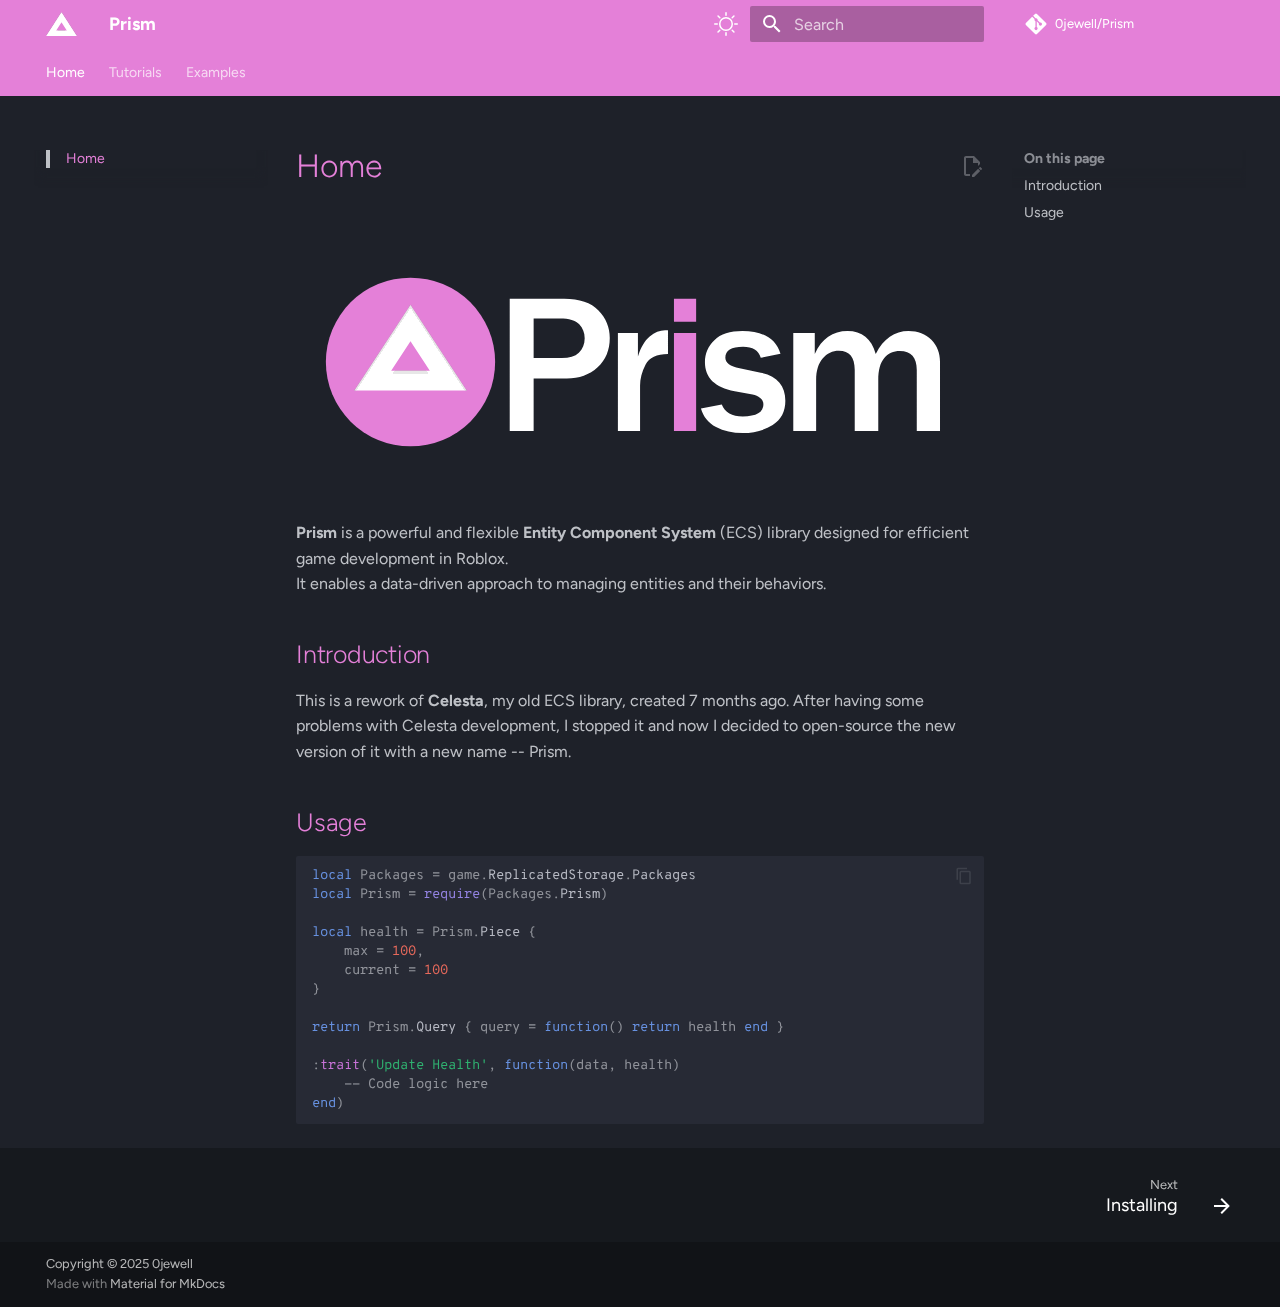
<file: index.html>
<!doctype html>
<html lang="en" class="no-js">
  <head>
    
      <meta charset="utf-8">
      <meta name="viewport" content="width=device-width,initial-scale=1">
      
      
      
      
      
        <link rel="next" href="Tutorials/Installing/">
      
      
      <link rel="icon" href="assets/favicon.png">
      <meta name="generator" content="mkdocs-1.6.1, mkdocs-material-9.6.7">
    
    
      
        <title>Prism</title>
      
    
    
      <link rel="stylesheet" href="assets/stylesheets/main.8608ea7d.min.css">
      
        
        <link rel="stylesheet" href="assets/stylesheets/palette.06af60db.min.css">
      
      


    
    
      
    
    
      
        
        
        <link rel="preconnect" href="https://fonts.gstatic.com" crossorigin>
        <link rel="stylesheet" href="https://fonts.googleapis.com/css?family=Figtree:300,300i,400,400i,700,700i%7COverpass+Mono:400,400i,700,700i&display=fallback">
        <style>:root{--md-text-font:"Figtree";--md-code-font:"Overpass Mono"}</style>
      
    
    
      <link rel="stylesheet" href="stylesheets/theme.css">
    
      <link rel="stylesheet" href="assets/themes/page.css">
    
      <link rel="stylesheet" href="assets/themes/paragraph.css">
    
    <script>__md_scope=new URL(".",location),__md_hash=e=>[...e].reduce(((e,_)=>(e<<5)-e+_.charCodeAt(0)),0),__md_get=(e,_=localStorage,t=__md_scope)=>JSON.parse(_.getItem(t.pathname+"."+e)),__md_set=(e,_,t=localStorage,a=__md_scope)=>{try{t.setItem(a.pathname+"."+e,JSON.stringify(_))}catch(e){}}</script>
    
      

    
    
    
  </head>
  
  
    
    
      
    
    
    
    
    <body dir="ltr" data-md-color-scheme="slate" data-md-color-primary="custom" data-md-color-accent="custom">
  
    
    <input class="md-toggle" data-md-toggle="drawer" type="checkbox" id="__drawer" autocomplete="off">
    <input class="md-toggle" data-md-toggle="search" type="checkbox" id="__search" autocomplete="off">
    <label class="md-overlay" for="__drawer"></label>
    <div data-md-component="skip">
      
        
        <a href="#home" class="md-skip">
          Skip to content
        </a>
      
    </div>
    <div data-md-component="announce">
      
    </div>
    
    
      

<header class="md-header" data-md-component="header">
  <nav class="md-header__inner md-grid" aria-label="Header">
    <a href="." title="Prism" class="md-header__button md-logo" aria-label="Prism" data-md-component="logo">
      
  <img src="assets/logo.svg" alt="logo">

    </a>
    <label class="md-header__button md-icon" for="__drawer">
      
      <svg xmlns="http://www.w3.org/2000/svg" viewBox="0 0 24 24"><path d="M3 6h18v2H3zm0 5h18v2H3zm0 5h18v2H3z"/></svg>
    </label>
    <div class="md-header__title" data-md-component="header-title">
      <div class="md-header__ellipsis">
        <div class="md-header__topic">
          <span class="md-ellipsis">
            Prism
          </span>
        </div>
        <div class="md-header__topic" data-md-component="header-topic">
          <span class="md-ellipsis">
            
              Home
            
          </span>
        </div>
      </div>
    </div>
    
      
        <form class="md-header__option" data-md-component="palette">
  
    
    
    
    <input class="md-option" data-md-color-media="" data-md-color-scheme="slate" data-md-color-primary="custom" data-md-color-accent="custom"  aria-label="Switch to Light theme"  type="radio" name="__palette" id="__palette_0">
    
      <label class="md-header__button md-icon" title="Switch to Light theme" for="__palette_1" hidden>
        <svg xmlns="http://www.w3.org/2000/svg" viewBox="0 0 24 24"><path d="M12 19a7 7 0 1 1 0-14 7 7 0 0 1 0 14m0-1.5a5.5 5.5 0 1 0 0-11 5.5 5.5 0 1 0 0 11m-5.657.157a.75.75 0 0 1 0 1.06l-1.768 1.768a.749.749 0 0 1-1.275-.326.75.75 0 0 1 .215-.734l1.767-1.768a.75.75 0 0 1 1.061 0M3.515 3.515a.75.75 0 0 1 1.06 0l1.768 1.768a.749.749 0 0 1-.326 1.275.75.75 0 0 1-.734-.215L3.515 4.575a.75.75 0 0 1 0-1.06M12 0a.75.75 0 0 1 .75.75v2.5a.75.75 0 0 1-1.5 0V.75A.75.75 0 0 1 12 0M4 12a.75.75 0 0 1-.75.75H.75a.75.75 0 0 1 0-1.5h2.5A.75.75 0 0 1 4 12m8 8a.75.75 0 0 1 .75.75v2.5a.75.75 0 0 1-1.5 0v-2.5A.75.75 0 0 1 12 20m12-8a.75.75 0 0 1-.75.75h-2.5a.75.75 0 0 1 0-1.5h2.5A.75.75 0 0 1 24 12m-6.343 5.657a.75.75 0 0 1 1.06 0l1.768 1.768a.75.75 0 0 1-.018 1.042.75.75 0 0 1-1.042.018l-1.768-1.767a.75.75 0 0 1 0-1.061m2.828-14.142a.75.75 0 0 1 0 1.06l-1.768 1.768a.75.75 0 0 1-1.042-.018.75.75 0 0 1-.018-1.042l1.767-1.768a.75.75 0 0 1 1.061 0"/></svg>
      </label>
    
  
    
    
    
    <input class="md-option" data-md-color-media="" data-md-color-scheme="default" data-md-color-primary="custom" data-md-color-accent="custom"  aria-label="Switch to Dark theme"  type="radio" name="__palette" id="__palette_1">
    
      <label class="md-header__button md-icon" title="Switch to Dark theme" for="__palette_0" hidden>
        <svg xmlns="http://www.w3.org/2000/svg" viewBox="0 0 24 24"><path d="M14.768 3.96zl-.002-.005a9 9 0 0 0-.218-.779c-.13-.394.21-.8.602-.67q.435.144.855.328l.01.005A10.002 10.002 0 0 1 12 22a10 10 0 0 1-9.162-5.985l-.004-.01a10 10 0 0 1-.329-.855c-.13-.392.277-.732.67-.602q.386.126.78.218l.004.002A9 9 0 0 0 14.999 6a9 9 0 0 0-.231-2.04M16.5 6c0 5.799-4.701 10.5-10.5 10.5q-.64 0-1.26-.075A8.5 8.5 0 1 0 16.425 4.74q.075.62.075 1.259Z"/></svg>
      </label>
    
  
</form>
      
    
    
      <script>var palette=__md_get("__palette");if(palette&&palette.color){if("(prefers-color-scheme)"===palette.color.media){var media=matchMedia("(prefers-color-scheme: light)"),input=document.querySelector(media.matches?"[data-md-color-media='(prefers-color-scheme: light)']":"[data-md-color-media='(prefers-color-scheme: dark)']");palette.color.media=input.getAttribute("data-md-color-media"),palette.color.scheme=input.getAttribute("data-md-color-scheme"),palette.color.primary=input.getAttribute("data-md-color-primary"),palette.color.accent=input.getAttribute("data-md-color-accent")}for(var[key,value]of Object.entries(palette.color))document.body.setAttribute("data-md-color-"+key,value)}</script>
    
    
    
      <label class="md-header__button md-icon" for="__search">
        
        <svg xmlns="http://www.w3.org/2000/svg" viewBox="0 0 24 24"><path d="M9.5 3A6.5 6.5 0 0 1 16 9.5c0 1.61-.59 3.09-1.56 4.23l.27.27h.79l5 5-1.5 1.5-5-5v-.79l-.27-.27A6.52 6.52 0 0 1 9.5 16 6.5 6.5 0 0 1 3 9.5 6.5 6.5 0 0 1 9.5 3m0 2C7 5 5 7 5 9.5S7 14 9.5 14 14 12 14 9.5 12 5 9.5 5"/></svg>
      </label>
      <div class="md-search" data-md-component="search" role="dialog">
  <label class="md-search__overlay" for="__search"></label>
  <div class="md-search__inner" role="search">
    <form class="md-search__form" name="search">
      <input type="text" class="md-search__input" name="query" aria-label="Search" placeholder="Search" autocapitalize="off" autocorrect="off" autocomplete="off" spellcheck="false" data-md-component="search-query" required>
      <label class="md-search__icon md-icon" for="__search">
        
        <svg xmlns="http://www.w3.org/2000/svg" viewBox="0 0 24 24"><path d="M9.5 3A6.5 6.5 0 0 1 16 9.5c0 1.61-.59 3.09-1.56 4.23l.27.27h.79l5 5-1.5 1.5-5-5v-.79l-.27-.27A6.52 6.52 0 0 1 9.5 16 6.5 6.5 0 0 1 3 9.5 6.5 6.5 0 0 1 9.5 3m0 2C7 5 5 7 5 9.5S7 14 9.5 14 14 12 14 9.5 12 5 9.5 5"/></svg>
        
        <svg xmlns="http://www.w3.org/2000/svg" viewBox="0 0 24 24"><path d="M20 11v2H8l5.5 5.5-1.42 1.42L4.16 12l7.92-7.92L13.5 5.5 8 11z"/></svg>
      </label>
      <nav class="md-search__options" aria-label="Search">
        
          <a href="javascript:void(0)" class="md-search__icon md-icon" title="Share" aria-label="Share" data-clipboard data-clipboard-text="" data-md-component="search-share" tabindex="-1">
            
            <svg xmlns="http://www.w3.org/2000/svg" viewBox="0 0 24 24"><path d="M18 16.08c-.76 0-1.44.3-1.96.77L8.91 12.7c.05-.23.09-.46.09-.7s-.04-.47-.09-.7l7.05-4.11c.54.5 1.25.81 2.04.81a3 3 0 0 0 3-3 3 3 0 0 0-3-3 3 3 0 0 0-3 3c0 .24.04.47.09.7L8.04 9.81C7.5 9.31 6.79 9 6 9a3 3 0 0 0-3 3 3 3 0 0 0 3 3c.79 0 1.5-.31 2.04-.81l7.12 4.15c-.05.21-.08.43-.08.66 0 1.61 1.31 2.91 2.92 2.91s2.92-1.3 2.92-2.91A2.92 2.92 0 0 0 18 16.08"/></svg>
          </a>
        
        <button type="reset" class="md-search__icon md-icon" title="Clear" aria-label="Clear" tabindex="-1">
          
          <svg xmlns="http://www.w3.org/2000/svg" viewBox="0 0 24 24"><path d="M19 6.41 17.59 5 12 10.59 6.41 5 5 6.41 10.59 12 5 17.59 6.41 19 12 13.41 17.59 19 19 17.59 13.41 12z"/></svg>
        </button>
      </nav>
      
        <div class="md-search__suggest" data-md-component="search-suggest"></div>
      
    </form>
    <div class="md-search__output">
      <div class="md-search__scrollwrap" tabindex="0" data-md-scrollfix>
        <div class="md-search-result" data-md-component="search-result">
          <div class="md-search-result__meta">
            Initializing search
          </div>
          <ol class="md-search-result__list" role="presentation"></ol>
        </div>
      </div>
    </div>
  </div>
</div>
    
    
      <div class="md-header__source">
        <a href="https://github.com/0jewell/Prism" title="Go to repository" class="md-source" data-md-component="source">
  <div class="md-source__icon md-icon">
    
    <svg xmlns="http://www.w3.org/2000/svg" viewBox="0 0 448 512"><!--! Font Awesome Free 6.7.2 by @fontawesome - https://fontawesome.com License - https://fontawesome.com/license/free (Icons: CC BY 4.0, Fonts: SIL OFL 1.1, Code: MIT License) Copyright 2024 Fonticons, Inc.--><path d="M439.55 236.05 244 40.45a28.87 28.87 0 0 0-40.81 0l-40.66 40.63 51.52 51.52c27.06-9.14 52.68 16.77 43.39 43.68l49.66 49.66c34.23-11.8 61.18 31 35.47 56.69-26.49 26.49-70.21-2.87-56-37.34L240.22 199v121.85c25.3 12.54 22.26 41.85 9.08 55a34.34 34.34 0 0 1-48.55 0c-17.57-17.6-11.07-46.91 11.25-56v-123c-20.8-8.51-24.6-30.74-18.64-45L142.57 101 8.45 235.14a28.86 28.86 0 0 0 0 40.81l195.61 195.6a28.86 28.86 0 0 0 40.8 0l194.69-194.69a28.86 28.86 0 0 0 0-40.81"/></svg>
  </div>
  <div class="md-source__repository">
    0jewell/Prism
  </div>
</a>
      </div>
    
  </nav>
  
</header>
    
    <div class="md-container" data-md-component="container">
      
      
        
          
            
<nav class="md-tabs" aria-label="Tabs" data-md-component="tabs">
  <div class="md-grid">
    <ul class="md-tabs__list">
      
        
  
  
    
  
  
    <li class="md-tabs__item md-tabs__item--active">
      <a href="." class="md-tabs__link">
        
  
    
  
  Home

      </a>
    </li>
  

      
        
  
  
  
    
    
      <li class="md-tabs__item">
        <a href="Tutorials/Installing/" class="md-tabs__link">
          
  
    
  
  Tutorials

        </a>
      </li>
    
  

      
        
  
  
  
    
    
      <li class="md-tabs__item">
        <a href="Examples/Fusion/" class="md-tabs__link">
          
  
    
  
  Examples

        </a>
      </li>
    
  

      
    </ul>
  </div>
</nav>
          
        
      
      <main class="md-main" data-md-component="main">
        <div class="md-main__inner md-grid">
          
            
              
              <div class="md-sidebar md-sidebar--primary" data-md-component="sidebar" data-md-type="navigation" >
                <div class="md-sidebar__scrollwrap">
                  <div class="md-sidebar__inner">
                    


  


<nav class="md-nav md-nav--primary md-nav--lifted" aria-label="Navigation" data-md-level="0">
  <label class="md-nav__title" for="__drawer">
    <a href="." title="Prism" class="md-nav__button md-logo" aria-label="Prism" data-md-component="logo">
      
  <img src="assets/logo.svg" alt="logo">

    </a>
    Prism
  </label>
  
    <div class="md-nav__source">
      <a href="https://github.com/0jewell/Prism" title="Go to repository" class="md-source" data-md-component="source">
  <div class="md-source__icon md-icon">
    
    <svg xmlns="http://www.w3.org/2000/svg" viewBox="0 0 448 512"><!--! Font Awesome Free 6.7.2 by @fontawesome - https://fontawesome.com License - https://fontawesome.com/license/free (Icons: CC BY 4.0, Fonts: SIL OFL 1.1, Code: MIT License) Copyright 2024 Fonticons, Inc.--><path d="M439.55 236.05 244 40.45a28.87 28.87 0 0 0-40.81 0l-40.66 40.63 51.52 51.52c27.06-9.14 52.68 16.77 43.39 43.68l49.66 49.66c34.23-11.8 61.18 31 35.47 56.69-26.49 26.49-70.21-2.87-56-37.34L240.22 199v121.85c25.3 12.54 22.26 41.85 9.08 55a34.34 34.34 0 0 1-48.55 0c-17.57-17.6-11.07-46.91 11.25-56v-123c-20.8-8.51-24.6-30.74-18.64-45L142.57 101 8.45 235.14a28.86 28.86 0 0 0 0 40.81l195.61 195.6a28.86 28.86 0 0 0 40.8 0l194.69-194.69a28.86 28.86 0 0 0 0-40.81"/></svg>
  </div>
  <div class="md-source__repository">
    0jewell/Prism
  </div>
</a>
    </div>
  
  <ul class="md-nav__list" data-md-scrollfix>
    
      
      
  
  
    
  
  
  
    <li class="md-nav__item md-nav__item--active">
      
      <input class="md-nav__toggle md-toggle" type="checkbox" id="__toc">
      
      
        
      
      
        <label class="md-nav__link md-nav__link--active" for="__toc">
          
  
  <span class="md-ellipsis">
    Home
    
  </span>
  

          <span class="md-nav__icon md-icon"></span>
        </label>
      
      <a href="." class="md-nav__link md-nav__link--active">
        
  
  <span class="md-ellipsis">
    Home
    
  </span>
  

      </a>
      
        

  

<nav class="md-nav md-nav--secondary" aria-label="On this page">
  
  
  
    
  
  
    <label class="md-nav__title" for="__toc">
      <span class="md-nav__icon md-icon"></span>
      On this page
    </label>
    <ul class="md-nav__list" data-md-component="toc" data-md-scrollfix>
      
        <li class="md-nav__item">
  <a href="#introduction" class="md-nav__link">
    <span class="md-ellipsis">
      Introduction
    </span>
  </a>
  
</li>
      
        <li class="md-nav__item">
  <a href="#usage" class="md-nav__link">
    <span class="md-ellipsis">
      Usage
    </span>
  </a>
  
</li>
      
    </ul>
  
</nav>
      
    </li>
  

    
      
      
  
  
  
  
    
    
      
        
      
        
      
        
      
    
    
      
      
        
      
    
    
    <li class="md-nav__item md-nav__item--nested">
      
        
        
          
        
        <input class="md-nav__toggle md-toggle md-toggle--indeterminate" type="checkbox" id="__nav_2" >
        
          
          <label class="md-nav__link" for="__nav_2" id="__nav_2_label" tabindex="0">
            
  
  <span class="md-ellipsis">
    Tutorials
    
  </span>
  

            <span class="md-nav__icon md-icon"></span>
          </label>
        
        <nav class="md-nav" data-md-level="1" aria-labelledby="__nav_2_label" aria-expanded="false">
          <label class="md-nav__title" for="__nav_2">
            <span class="md-nav__icon md-icon"></span>
            Tutorials
          </label>
          <ul class="md-nav__list" data-md-scrollfix>
            
              
                
  
  
  
  
    <li class="md-nav__item">
      <a href="Tutorials/Installing/" class="md-nav__link">
        
  
  <span class="md-ellipsis">
    Installing
    
  </span>
  

      </a>
    </li>
  

              
            
              
                
  
  
  
  
    <li class="md-nav__item">
      <a href="Tutorials/Importing/" class="md-nav__link">
        
  
  <span class="md-ellipsis">
    Importing
    
  </span>
  

      </a>
    </li>
  

              
            
              
                
  
  
  
  
    
    
      
        
      
        
      
    
    
      
      
        
      
    
    
    <li class="md-nav__item md-nav__item--nested">
      
        
        
          
        
        <input class="md-nav__toggle md-toggle md-toggle--indeterminate" type="checkbox" id="__nav_2_3" >
        
          
          <label class="md-nav__link" for="__nav_2_3" id="__nav_2_3_label" tabindex="0">
            
  
  <span class="md-ellipsis">
    Concepts
    
  </span>
  

            <span class="md-nav__icon md-icon"></span>
          </label>
        
        <nav class="md-nav" data-md-level="2" aria-labelledby="__nav_2_3_label" aria-expanded="false">
          <label class="md-nav__title" for="__nav_2_3">
            <span class="md-nav__icon md-icon"></span>
            Concepts
          </label>
          <ul class="md-nav__list" data-md-scrollfix>
            
              
                
  
  
  
  
    <li class="md-nav__item">
      <a href="Concepts/Entities/" class="md-nav__link">
        
  
  <span class="md-ellipsis">
    Entities
    
  </span>
  

      </a>
    </li>
  

              
            
              
                
  
  
  
  
    <li class="md-nav__item">
      <a href="Concepts/Traits/" class="md-nav__link">
        
  
  <span class="md-ellipsis">
    Traits
    
  </span>
  

      </a>
    </li>
  

              
            
          </ul>
        </nav>
      
    </li>
  

              
            
          </ul>
        </nav>
      
    </li>
  

    
      
      
  
  
  
  
    
    
      
        
      
    
    
      
      
        
      
    
    
    <li class="md-nav__item md-nav__item--nested">
      
        
        
          
        
        <input class="md-nav__toggle md-toggle md-toggle--indeterminate" type="checkbox" id="__nav_3" >
        
          
          <label class="md-nav__link" for="__nav_3" id="__nav_3_label" tabindex="0">
            
  
  <span class="md-ellipsis">
    Examples
    
  </span>
  

            <span class="md-nav__icon md-icon"></span>
          </label>
        
        <nav class="md-nav" data-md-level="1" aria-labelledby="__nav_3_label" aria-expanded="false">
          <label class="md-nav__title" for="__nav_3">
            <span class="md-nav__icon md-icon"></span>
            Examples
          </label>
          <ul class="md-nav__list" data-md-scrollfix>
            
              
                
  
  
  
  
    <li class="md-nav__item">
      <a href="Examples/Fusion/" class="md-nav__link">
        
  
  <span class="md-ellipsis">
    Using Fusion
    
  </span>
  

      </a>
    </li>
  

              
            
          </ul>
        </nav>
      
    </li>
  

    
  </ul>
</nav>
                  </div>
                </div>
              </div>
            
            
              
              <div class="md-sidebar md-sidebar--secondary" data-md-component="sidebar" data-md-type="toc" >
                <div class="md-sidebar__scrollwrap">
                  <div class="md-sidebar__inner">
                    

  

<nav class="md-nav md-nav--secondary" aria-label="On this page">
  
  
  
    
  
  
    <label class="md-nav__title" for="__toc">
      <span class="md-nav__icon md-icon"></span>
      On this page
    </label>
    <ul class="md-nav__list" data-md-component="toc" data-md-scrollfix>
      
        <li class="md-nav__item">
  <a href="#introduction" class="md-nav__link">
    <span class="md-ellipsis">
      Introduction
    </span>
  </a>
  
</li>
      
        <li class="md-nav__item">
  <a href="#usage" class="md-nav__link">
    <span class="md-ellipsis">
      Usage
    </span>
  </a>
  
</li>
      
    </ul>
  
</nav>
                  </div>
                </div>
              </div>
            
          
          
            <div class="md-content" data-md-component="content">
              <article class="md-content__inner md-typeset">
                
                  


  
    <a href="https://github.com/0jewell/Prism/edit/main/docs/index.md" title="Edit this page" class="md-content__button md-icon">
      
      <svg xmlns="http://www.w3.org/2000/svg" viewBox="0 0 24 24"><path d="M10 20H6V4h7v5h5v3.1l2-2V8l-6-6H6c-1.1 0-2 .9-2 2v16c0 1.1.9 2 2 2h4zm10.2-7c.1 0 .3.1.4.2l1.3 1.3c.2.2.2.6 0 .8l-1 1-2.1-2.1 1-1c.1-.1.2-.2.4-.2m0 3.9L14.1 23H12v-2.1l6.1-6.1z"/></svg>
    </a>
  
  


<h1 id="home">Home</h1>
<p><img alt="Prism Logo" src="assets/home/logo-light-theme.svg#only-light" />
<img alt="Prism Logo" src="assets/home/logo-dark-theme.svg#only-dark" /></p>
<p><strong>Prism</strong> is a powerful and flexible <strong>Entity Component System</strong> (ECS) library designed for efficient game development in Roblox.
<br>It enables a data-driven approach to managing entities and their behaviors.</p>
<h2 id="introduction">Introduction</h2>
<p>This is a rework of <strong>Celesta</strong>, my old ECS library, created 7 months ago. After having some problems with Celesta development, I stopped it and now I decided to open-source the new version of it with a new name -- Prism.</p>
<h2 id="usage">Usage</h2>
<div class="highlight"><pre><span></span><code><span class="kd">local</span><span class="w"> </span><span class="nv">Packages</span><span class="w"> </span><span class="o">=</span><span class="w"> </span><span class="nv">game</span><span class="p">.</span><span class="py">ReplicatedStorage</span><span class="p">.</span><span class="py">Packages</span>
<span class="kd">local</span><span class="w"> </span><span class="nv">Prism</span><span class="w"> </span><span class="o">=</span><span class="w"> </span><span class="nb">require</span><span class="p">(</span><span class="nv">Packages</span><span class="p">.</span><span class="py">Prism</span><span class="p">)</span>

<span class="kd">local</span><span class="w"> </span><span class="nv">health</span><span class="w"> </span><span class="o">=</span><span class="w"> </span><span class="nv">Prism</span><span class="p">.</span><span class="py">Piece</span><span class="w"> </span><span class="p">{</span>
<span class="w">    </span><span class="nv">max</span><span class="w"> </span><span class="o">=</span><span class="w"> </span><span class="mi">100</span><span class="p">,</span>
<span class="w">    </span><span class="nv">current</span><span class="w"> </span><span class="o">=</span><span class="w"> </span><span class="mi">100</span>
<span class="p">}</span>

<span class="kr">return</span><span class="w"> </span><span class="nv">Prism</span><span class="p">.</span><span class="py">Query</span><span class="w"> </span><span class="p">{</span><span class="w"> </span><span class="nv">query</span><span class="w"> </span><span class="o">=</span><span class="w"> </span><span class="kr">function</span><span class="p">()</span><span class="w"> </span><span class="kr">return</span><span class="w"> </span><span class="nv">health</span><span class="w"> </span><span class="kr">end</span><span class="w"> </span><span class="p">}</span>

<span class="p">:</span><span class="nf">trait</span><span class="p">(</span><span class="s1">&#39;Update Health&#39;</span><span class="p">,</span><span class="w"> </span><span class="kr">function</span><span class="p">(</span><span class="nv">data</span><span class="p">,</span><span class="w"> </span><span class="nv">health</span><span class="p">)</span>
<span class="w">    </span><span class="c1">-- Code logic here</span>
<span class="kr">end</span><span class="p">)</span>
</code></pre></div>












                
              </article>
            </div>
          
          
<script>var target=document.getElementById(location.hash.slice(1));target&&target.name&&(target.checked=target.name.startsWith("__tabbed_"))</script>
        </div>
        
          <button type="button" class="md-top md-icon" data-md-component="top" hidden>
  
  <svg xmlns="http://www.w3.org/2000/svg" viewBox="0 0 24 24"><path d="M13 20h-2V8l-5.5 5.5-1.42-1.42L12 4.16l7.92 7.92-1.42 1.42L13 8z"/></svg>
  Back to top
</button>
        
      </main>
      
        <footer class="md-footer">
  
    
      
      <nav class="md-footer__inner md-grid" aria-label="Footer" >
        
        
          
          <a href="Tutorials/Installing/" class="md-footer__link md-footer__link--next" aria-label="Next: Installing">
            <div class="md-footer__title">
              <span class="md-footer__direction">
                Next
              </span>
              <div class="md-ellipsis">
                Installing
              </div>
            </div>
            <div class="md-footer__button md-icon">
              
              <svg xmlns="http://www.w3.org/2000/svg" viewBox="0 0 24 24"><path d="M4 11v2h12l-5.5 5.5 1.42 1.42L19.84 12l-7.92-7.92L10.5 5.5 16 11z"/></svg>
            </div>
          </a>
        
      </nav>
    
  
  <div class="md-footer-meta md-typeset">
    <div class="md-footer-meta__inner md-grid">
      <div class="md-copyright">
  
    <div class="md-copyright__highlight">
      Copyright &copy; 2025 0jewell
    </div>
  
  
    Made with
    <a href="https://squidfunk.github.io/mkdocs-material/" target="_blank" rel="noopener">
      Material for MkDocs
    </a>
  
</div>
      
    </div>
  </div>
</footer>
      
    </div>
    <div class="md-dialog" data-md-component="dialog">
      <div class="md-dialog__inner md-typeset"></div>
    </div>
    
      <div class="md-progress" data-md-component="progress" role="progressbar"></div>
    
    
    <script id="__config" type="application/json">{"base": ".", "features": ["navigation.tabs", "navigation.top", "navigation.tracking", "navigation.sections", "navigation.instant", "navigation.instant.progress", "navigation.indexes", "navigation.footer", "navigation.expand", "search.suggest", "search.highlight", "search.share", "content.action.edit", "content.code.copy", "content.code.annotate"], "search": "assets/javascripts/workers/search.f8cc74c7.min.js", "translations": {"clipboard.copied": "Copied to clipboard", "clipboard.copy": "Copy to clipboard", "search.result.more.one": "1 more on this page", "search.result.more.other": "# more on this page", "search.result.none": "No matching documents", "search.result.one": "1 matching document", "search.result.other": "# matching documents", "search.result.placeholder": "Type to start searching", "search.result.term.missing": "Missing", "select.version": "Select version"}}</script>
    
    
      <script src="assets/javascripts/bundle.c8b220af.min.js"></script>
      
    
  </body>
</html>
</file>
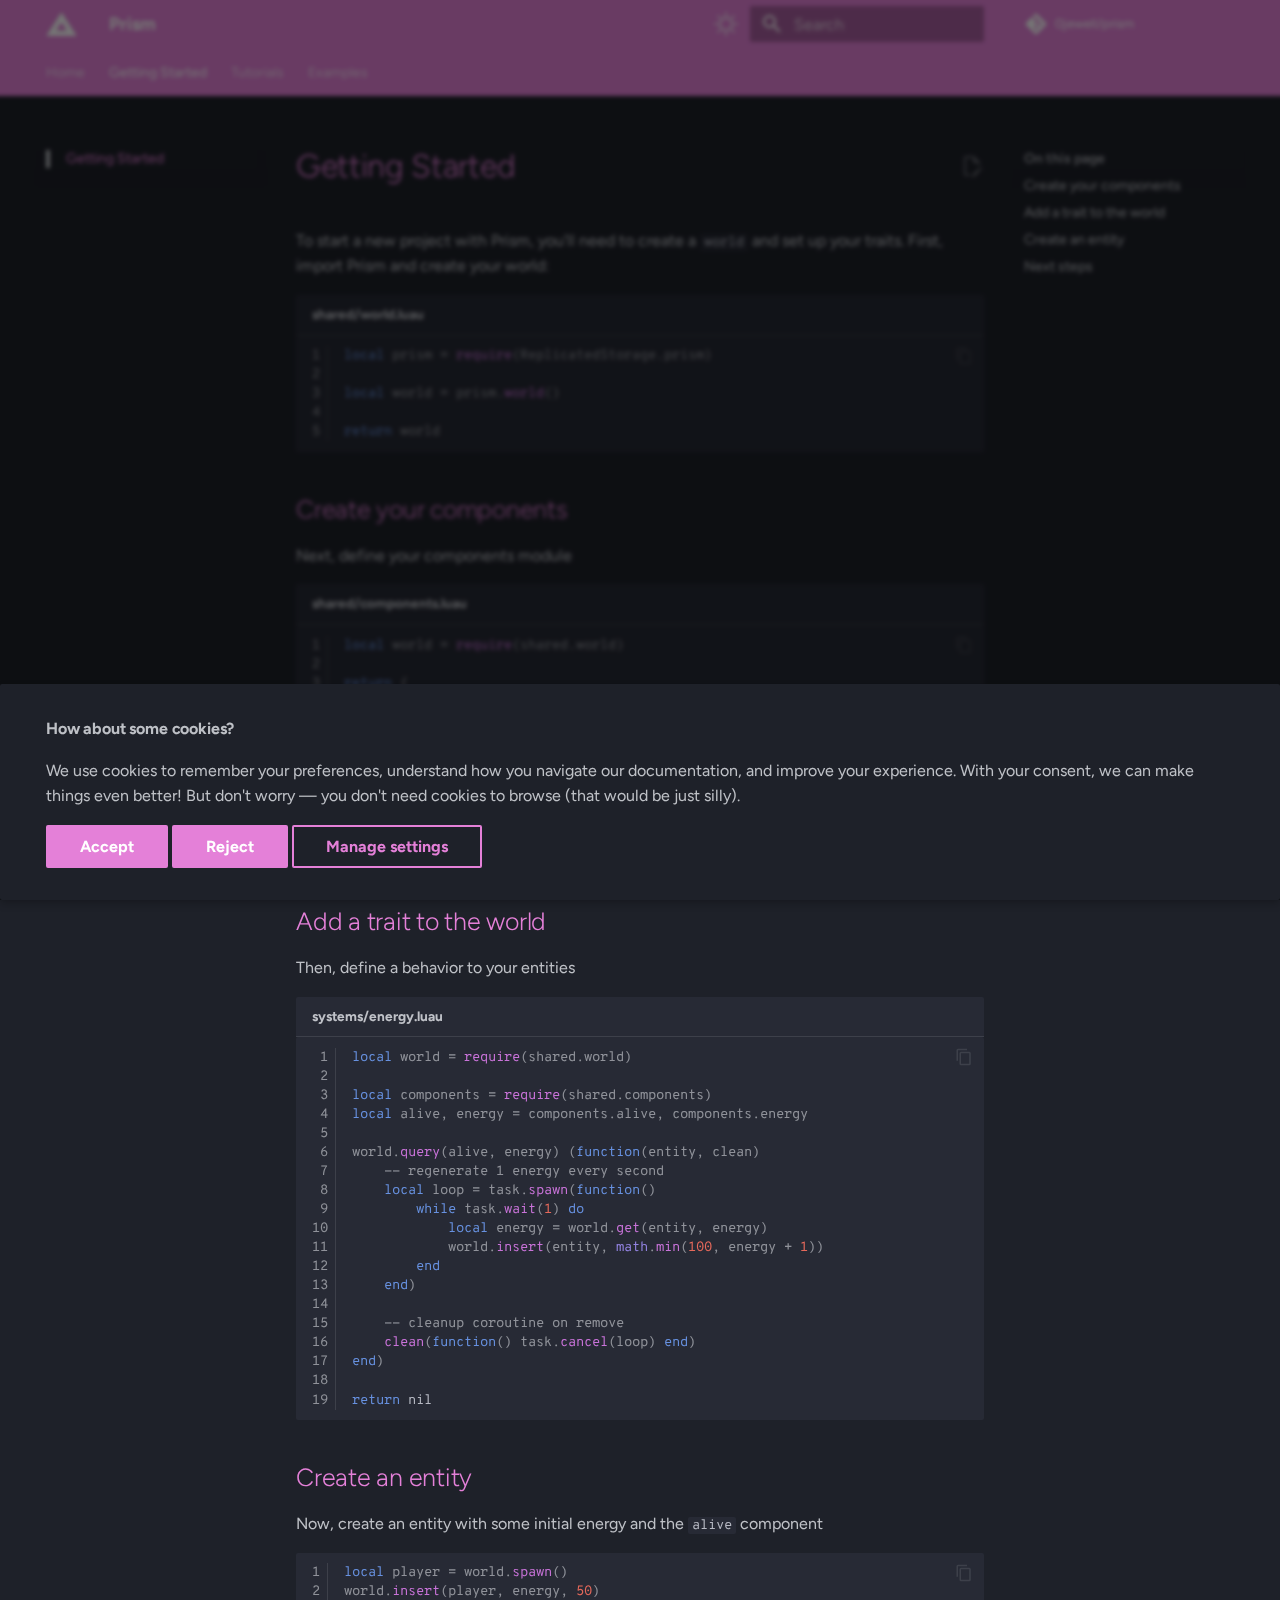
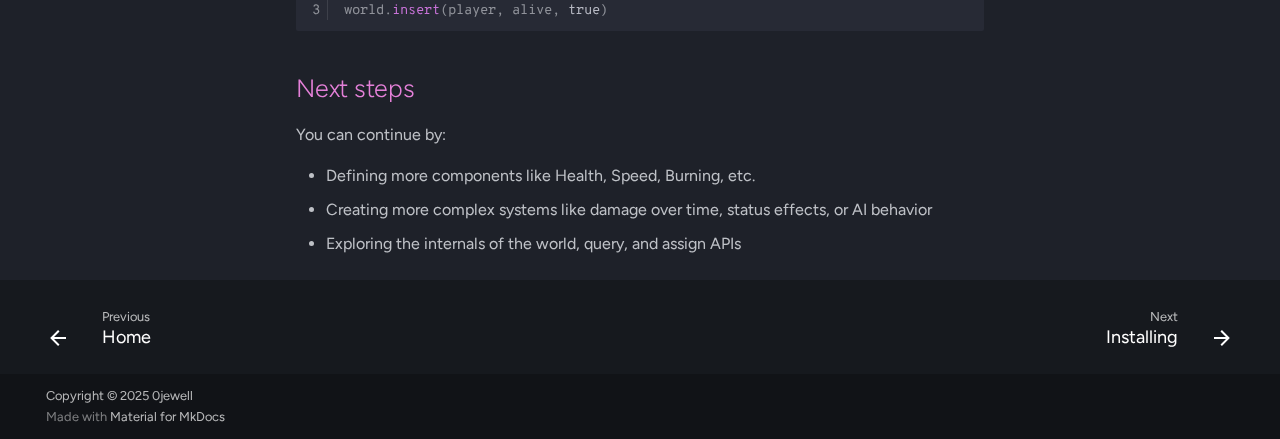
<file: Getting-started/index.html>
<!doctype html>
<html lang="en" class="no-js">
  <head>
    
      <meta charset="utf-8">
      <meta name="viewport" content="width=device-width,initial-scale=1">
      
      
      
      
        <link rel="prev" href="..">
      
      
        <link rel="next" href="../Tutorials/Installing/">
      
      
      <link rel="icon" href="../assets/favicon.png">
      <meta name="generator" content="mkdocs-1.6.1, mkdocs-material-9.6.23">
    
    
      
        <title>Getting Started - Prism</title>
      
    
    
      <link rel="stylesheet" href="../assets/stylesheets/main.84d31ad4.min.css">
      
        
        <link rel="stylesheet" href="../assets/stylesheets/palette.06af60db.min.css">
      
      


    
    
      
    
    
      
        
        
        <link rel="preconnect" href="https://fonts.gstatic.com" crossorigin>
        <link rel="stylesheet" href="https://fonts.googleapis.com/css?family=Figtree:300,300i,400,400i,700,700i%7COverpass+Mono:400,400i,700,700i&display=fallback">
        <style>:root{--md-text-font:"Figtree";--md-code-font:"Overpass Mono"}</style>
      
    
    
      <link rel="stylesheet" href="../assets/themes/colors.css">
    
      <link rel="stylesheet" href="../assets/themes/page.css">
    
      <link rel="stylesheet" href="../assets/themes/paragraph.css">
    
    <script>__md_scope=new URL("..",location),__md_hash=e=>[...e].reduce(((e,_)=>(e<<5)-e+_.charCodeAt(0)),0),__md_get=(e,_=localStorage,t=__md_scope)=>JSON.parse(_.getItem(t.pathname+"."+e)),__md_set=(e,_,t=localStorage,a=__md_scope)=>{try{t.setItem(a.pathname+"."+e,JSON.stringify(_))}catch(e){}}</script>
    
      

    
    
    
  </head>
  
  
    
    
      
    
    
    
    
    <body dir="ltr" data-md-color-scheme="slate" data-md-color-primary="custom" data-md-color-accent="custom">
  
    
    <input class="md-toggle" data-md-toggle="drawer" type="checkbox" id="__drawer" autocomplete="off">
    <input class="md-toggle" data-md-toggle="search" type="checkbox" id="__search" autocomplete="off">
    <label class="md-overlay" for="__drawer"></label>
    <div data-md-component="skip">
      
        
        <a href="#getting-started" class="md-skip">
          Skip to content
        </a>
      
    </div>
    <div data-md-component="announce">
      
    </div>
    
    
      

<header class="md-header" data-md-component="header">
  <nav class="md-header__inner md-grid" aria-label="Header">
    <a href=".." title="Prism" class="md-header__button md-logo" aria-label="Prism" data-md-component="logo">
      
  <img src="../assets/logo.svg" alt="logo">

    </a>
    <label class="md-header__button md-icon" for="__drawer">
      
      <svg xmlns="http://www.w3.org/2000/svg" viewBox="0 0 24 24"><path d="M3 6h18v2H3zm0 5h18v2H3zm0 5h18v2H3z"/></svg>
    </label>
    <div class="md-header__title" data-md-component="header-title">
      <div class="md-header__ellipsis">
        <div class="md-header__topic">
          <span class="md-ellipsis">
            Prism
          </span>
        </div>
        <div class="md-header__topic" data-md-component="header-topic">
          <span class="md-ellipsis">
            
              Getting Started
            
          </span>
        </div>
      </div>
    </div>
    
      
        <form class="md-header__option" data-md-component="palette">
  
    
    
    
    <input class="md-option" data-md-color-media="" data-md-color-scheme="slate" data-md-color-primary="custom" data-md-color-accent="custom"  aria-label="Switch to Light theme"  type="radio" name="__palette" id="__palette_0">
    
      <label class="md-header__button md-icon" title="Switch to Light theme" for="__palette_1" hidden>
        <svg xmlns="http://www.w3.org/2000/svg" viewBox="0 0 24 24"><path d="M12 19a7 7 0 1 1 0-14 7 7 0 0 1 0 14m0-1.5a5.5 5.5 0 1 0 0-11 5.5 5.5 0 1 0 0 11m-5.657.157a.75.75 0 0 1 0 1.06l-1.768 1.768a.749.749 0 0 1-1.275-.326.75.75 0 0 1 .215-.734l1.767-1.768a.75.75 0 0 1 1.061 0M3.515 3.515a.75.75 0 0 1 1.06 0l1.768 1.768a.749.749 0 0 1-.326 1.275.75.75 0 0 1-.734-.215L3.515 4.575a.75.75 0 0 1 0-1.06M12 0a.75.75 0 0 1 .75.75v2.5a.75.75 0 0 1-1.5 0V.75A.75.75 0 0 1 12 0M4 12a.75.75 0 0 1-.75.75H.75a.75.75 0 0 1 0-1.5h2.5A.75.75 0 0 1 4 12m8 8a.75.75 0 0 1 .75.75v2.5a.75.75 0 0 1-1.5 0v-2.5A.75.75 0 0 1 12 20m12-8a.75.75 0 0 1-.75.75h-2.5a.75.75 0 0 1 0-1.5h2.5A.75.75 0 0 1 24 12m-6.343 5.657a.75.75 0 0 1 1.06 0l1.768 1.768a.75.75 0 0 1-.018 1.042.75.75 0 0 1-1.042.018l-1.768-1.767a.75.75 0 0 1 0-1.061m2.828-14.142a.75.75 0 0 1 0 1.06l-1.768 1.768a.75.75 0 0 1-1.042-.018.75.75 0 0 1-.018-1.042l1.767-1.768a.75.75 0 0 1 1.061 0"/></svg>
      </label>
    
  
    
    
    
    <input class="md-option" data-md-color-media="" data-md-color-scheme="default" data-md-color-primary="custom" data-md-color-accent="custom"  aria-label="Switch to Dark theme"  type="radio" name="__palette" id="__palette_1">
    
      <label class="md-header__button md-icon" title="Switch to Dark theme" for="__palette_0" hidden>
        <svg xmlns="http://www.w3.org/2000/svg" viewBox="0 0 24 24"><path d="M14.768 3.96zl-.002-.005a9 9 0 0 0-.218-.779c-.13-.394.21-.8.602-.67q.435.144.855.328l.01.005A10.002 10.002 0 0 1 12 22a10 10 0 0 1-9.162-5.985l-.004-.01a10 10 0 0 1-.329-.855c-.13-.392.277-.732.67-.602q.386.126.78.218l.004.002A9 9 0 0 0 14.999 6a9 9 0 0 0-.231-2.04M16.5 6c0 5.799-4.701 10.5-10.5 10.5q-.64 0-1.26-.075A8.5 8.5 0 1 0 16.425 4.74q.075.62.075 1.259Z"/></svg>
      </label>
    
  
</form>
      
    
    
      <script>var palette=__md_get("__palette");if(palette&&palette.color){if("(prefers-color-scheme)"===palette.color.media){var media=matchMedia("(prefers-color-scheme: light)"),input=document.querySelector(media.matches?"[data-md-color-media='(prefers-color-scheme: light)']":"[data-md-color-media='(prefers-color-scheme: dark)']");palette.color.media=input.getAttribute("data-md-color-media"),palette.color.scheme=input.getAttribute("data-md-color-scheme"),palette.color.primary=input.getAttribute("data-md-color-primary"),palette.color.accent=input.getAttribute("data-md-color-accent")}for(var[key,value]of Object.entries(palette.color))document.body.setAttribute("data-md-color-"+key,value)}</script>
    
    
    
      
      
        <label class="md-header__button md-icon" for="__search">
          
          <svg xmlns="http://www.w3.org/2000/svg" viewBox="0 0 24 24"><path d="M9.5 3A6.5 6.5 0 0 1 16 9.5c0 1.61-.59 3.09-1.56 4.23l.27.27h.79l5 5-1.5 1.5-5-5v-.79l-.27-.27A6.52 6.52 0 0 1 9.5 16 6.5 6.5 0 0 1 3 9.5 6.5 6.5 0 0 1 9.5 3m0 2C7 5 5 7 5 9.5S7 14 9.5 14 14 12 14 9.5 12 5 9.5 5"/></svg>
        </label>
        <div class="md-search" data-md-component="search" role="dialog">
  <label class="md-search__overlay" for="__search"></label>
  <div class="md-search__inner" role="search">
    <form class="md-search__form" name="search">
      <input type="text" class="md-search__input" name="query" aria-label="Search" placeholder="Search" autocapitalize="off" autocorrect="off" autocomplete="off" spellcheck="false" data-md-component="search-query" required>
      <label class="md-search__icon md-icon" for="__search">
        
        <svg xmlns="http://www.w3.org/2000/svg" viewBox="0 0 24 24"><path d="M9.5 3A6.5 6.5 0 0 1 16 9.5c0 1.61-.59 3.09-1.56 4.23l.27.27h.79l5 5-1.5 1.5-5-5v-.79l-.27-.27A6.52 6.52 0 0 1 9.5 16 6.5 6.5 0 0 1 3 9.5 6.5 6.5 0 0 1 9.5 3m0 2C7 5 5 7 5 9.5S7 14 9.5 14 14 12 14 9.5 12 5 9.5 5"/></svg>
        
        <svg xmlns="http://www.w3.org/2000/svg" viewBox="0 0 24 24"><path d="M20 11v2H8l5.5 5.5-1.42 1.42L4.16 12l7.92-7.92L13.5 5.5 8 11z"/></svg>
      </label>
      <nav class="md-search__options" aria-label="Search">
        
          <a href="javascript:void(0)" class="md-search__icon md-icon" title="Share" aria-label="Share" data-clipboard data-clipboard-text="" data-md-component="search-share" tabindex="-1">
            
            <svg xmlns="http://www.w3.org/2000/svg" viewBox="0 0 24 24"><path d="M18 16.08c-.76 0-1.44.3-1.96.77L8.91 12.7c.05-.23.09-.46.09-.7s-.04-.47-.09-.7l7.05-4.11c.54.5 1.25.81 2.04.81a3 3 0 0 0 3-3 3 3 0 0 0-3-3 3 3 0 0 0-3 3c0 .24.04.47.09.7L8.04 9.81C7.5 9.31 6.79 9 6 9a3 3 0 0 0-3 3 3 3 0 0 0 3 3c.79 0 1.5-.31 2.04-.81l7.12 4.15c-.05.21-.08.43-.08.66 0 1.61 1.31 2.91 2.92 2.91s2.92-1.3 2.92-2.91A2.92 2.92 0 0 0 18 16.08"/></svg>
          </a>
        
        <button type="reset" class="md-search__icon md-icon" title="Clear" aria-label="Clear" tabindex="-1">
          
          <svg xmlns="http://www.w3.org/2000/svg" viewBox="0 0 24 24"><path d="M19 6.41 17.59 5 12 10.59 6.41 5 5 6.41 10.59 12 5 17.59 6.41 19 12 13.41 17.59 19 19 17.59 13.41 12z"/></svg>
        </button>
      </nav>
      
        <div class="md-search__suggest" data-md-component="search-suggest"></div>
      
    </form>
    <div class="md-search__output">
      <div class="md-search__scrollwrap" tabindex="0" data-md-scrollfix>
        <div class="md-search-result" data-md-component="search-result">
          <div class="md-search-result__meta">
            Initializing search
          </div>
          <ol class="md-search-result__list" role="presentation"></ol>
        </div>
      </div>
    </div>
  </div>
</div>
      
    
    
      <div class="md-header__source">
        <a href="https://github.com/0jewell/prism" title="Go to repository" class="md-source" data-md-component="source">
  <div class="md-source__icon md-icon">
    
    <svg xmlns="http://www.w3.org/2000/svg" viewBox="0 0 448 512"><!--! Font Awesome Free 7.1.0 by @fontawesome - https://fontawesome.com License - https://fontawesome.com/license/free (Icons: CC BY 4.0, Fonts: SIL OFL 1.1, Code: MIT License) Copyright 2025 Fonticons, Inc.--><path d="M439.6 236.1 244 40.5c-5.4-5.5-12.8-8.5-20.4-8.5s-15 3-20.4 8.4L162.5 81l51.5 51.5c27.1-9.1 52.7 16.8 43.4 43.7l49.7 49.7c34.2-11.8 61.2 31 35.5 56.7-26.5 26.5-70.2-2.9-56-37.3L240.3 199v121.9c25.3 12.5 22.3 41.8 9.1 55-6.4 6.4-15.2 10.1-24.3 10.1s-17.8-3.6-24.3-10.1c-17.6-17.6-11.1-46.9 11.2-56v-123c-20.8-8.5-24.6-30.7-18.6-45L142.6 101 8.5 235.1C3 240.6 0 247.9 0 255.5s3 15 8.5 20.4l195.6 195.7c5.4 5.4 12.7 8.4 20.4 8.4s15-3 20.4-8.4l194.7-194.7c5.4-5.4 8.4-12.8 8.4-20.4s-3-15-8.4-20.4"/></svg>
  </div>
  <div class="md-source__repository">
    0jewell/prism
  </div>
</a>
      </div>
    
  </nav>
  
</header>
    
    <div class="md-container" data-md-component="container">
      
      
        
          
            
<nav class="md-tabs" aria-label="Tabs" data-md-component="tabs">
  <div class="md-grid">
    <ul class="md-tabs__list">
      
        
  
  
  
  
    <li class="md-tabs__item">
      <a href=".." class="md-tabs__link">
        
  
  
    
  
  Home

      </a>
    </li>
  

      
        
  
  
  
    
  
  
    <li class="md-tabs__item md-tabs__item--active">
      <a href="./" class="md-tabs__link">
        
  
  
    
  
  Getting Started

      </a>
    </li>
  

      
        
  
  
  
  
    
    
      <li class="md-tabs__item">
        <a href="../Tutorials/Installing/" class="md-tabs__link">
          
  
  
    
  
  Tutorials

        </a>
      </li>
    
  

      
        
  
  
  
  
    
    
      <li class="md-tabs__item">
        <a href="../Examples/Fusion/" class="md-tabs__link">
          
  
  
    
  
  Examples

        </a>
      </li>
    
  

      
    </ul>
  </div>
</nav>
          
        
      
      <main class="md-main" data-md-component="main">
        <div class="md-main__inner md-grid">
          
            
              
              <div class="md-sidebar md-sidebar--primary" data-md-component="sidebar" data-md-type="navigation" >
                <div class="md-sidebar__scrollwrap">
                  <div class="md-sidebar__inner">
                    


  


<nav class="md-nav md-nav--primary md-nav--lifted" aria-label="Navigation" data-md-level="0">
  <label class="md-nav__title" for="__drawer">
    <a href=".." title="Prism" class="md-nav__button md-logo" aria-label="Prism" data-md-component="logo">
      
  <img src="../assets/logo.svg" alt="logo">

    </a>
    Prism
  </label>
  
    <div class="md-nav__source">
      <a href="https://github.com/0jewell/prism" title="Go to repository" class="md-source" data-md-component="source">
  <div class="md-source__icon md-icon">
    
    <svg xmlns="http://www.w3.org/2000/svg" viewBox="0 0 448 512"><!--! Font Awesome Free 7.1.0 by @fontawesome - https://fontawesome.com License - https://fontawesome.com/license/free (Icons: CC BY 4.0, Fonts: SIL OFL 1.1, Code: MIT License) Copyright 2025 Fonticons, Inc.--><path d="M439.6 236.1 244 40.5c-5.4-5.5-12.8-8.5-20.4-8.5s-15 3-20.4 8.4L162.5 81l51.5 51.5c27.1-9.1 52.7 16.8 43.4 43.7l49.7 49.7c34.2-11.8 61.2 31 35.5 56.7-26.5 26.5-70.2-2.9-56-37.3L240.3 199v121.9c25.3 12.5 22.3 41.8 9.1 55-6.4 6.4-15.2 10.1-24.3 10.1s-17.8-3.6-24.3-10.1c-17.6-17.6-11.1-46.9 11.2-56v-123c-20.8-8.5-24.6-30.7-18.6-45L142.6 101 8.5 235.1C3 240.6 0 247.9 0 255.5s3 15 8.5 20.4l195.6 195.7c5.4 5.4 12.7 8.4 20.4 8.4s15-3 20.4-8.4l194.7-194.7c5.4-5.4 8.4-12.8 8.4-20.4s-3-15-8.4-20.4"/></svg>
  </div>
  <div class="md-source__repository">
    0jewell/prism
  </div>
</a>
    </div>
  
  <ul class="md-nav__list" data-md-scrollfix>
    
      
      
  
  
  
  
    <li class="md-nav__item">
      <a href=".." class="md-nav__link">
        
  
  
  <span class="md-ellipsis">
    Home
    
  </span>
  

      </a>
    </li>
  

    
      
      
  
  
    
  
  
  
    <li class="md-nav__item md-nav__item--active">
      
      <input class="md-nav__toggle md-toggle" type="checkbox" id="__toc">
      
      
        
      
      
        <label class="md-nav__link md-nav__link--active" for="__toc">
          
  
  
  <span class="md-ellipsis">
    Getting Started
    
  </span>
  

          <span class="md-nav__icon md-icon"></span>
        </label>
      
      <a href="./" class="md-nav__link md-nav__link--active">
        
  
  
  <span class="md-ellipsis">
    Getting Started
    
  </span>
  

      </a>
      
        

  

<nav class="md-nav md-nav--secondary" aria-label="On this page">
  
  
  
    
  
  
    <label class="md-nav__title" for="__toc">
      <span class="md-nav__icon md-icon"></span>
      On this page
    </label>
    <ul class="md-nav__list" data-md-component="toc" data-md-scrollfix>
      
        <li class="md-nav__item">
  <a href="#create-your-components" class="md-nav__link">
    <span class="md-ellipsis">
      Create your components
    </span>
  </a>
  
</li>
      
        <li class="md-nav__item">
  <a href="#add-a-trait-to-the-world" class="md-nav__link">
    <span class="md-ellipsis">
      Add a trait to the world
    </span>
  </a>
  
</li>
      
        <li class="md-nav__item">
  <a href="#create-an-entity" class="md-nav__link">
    <span class="md-ellipsis">
      Create an entity
    </span>
  </a>
  
</li>
      
        <li class="md-nav__item">
  <a href="#next-steps" class="md-nav__link">
    <span class="md-ellipsis">
      Next steps
    </span>
  </a>
  
</li>
      
    </ul>
  
</nav>
      
    </li>
  

    
      
      
  
  
  
  
    
    
      
        
      
        
      
        
      
        
      
        
      
    
    
    
      
      
        
      
    
    
      
        
        
      
    
    <li class="md-nav__item md-nav__item--pruned md-nav__item--nested">
      
        
  
  
  
    <a href="../Tutorials/Installing/" class="md-nav__link">
      
  
  
  <span class="md-ellipsis">
    Tutorials
    
  </span>
  

      
        <span class="md-nav__icon md-icon"></span>
      
    </a>
  

      
    </li>
  

    
      
      
  
  
  
  
    
    
      
        
      
    
    
    
      
      
        
      
    
    
      
        
        
      
    
    <li class="md-nav__item md-nav__item--pruned md-nav__item--nested">
      
        
  
  
  
    <a href="../Examples/Fusion/" class="md-nav__link">
      
  
  
  <span class="md-ellipsis">
    Examples
    
  </span>
  

      
        <span class="md-nav__icon md-icon"></span>
      
    </a>
  

      
    </li>
  

    
  </ul>
</nav>
                  </div>
                </div>
              </div>
            
            
              
              <div class="md-sidebar md-sidebar--secondary" data-md-component="sidebar" data-md-type="toc" >
                <div class="md-sidebar__scrollwrap">
                  <div class="md-sidebar__inner">
                    

  

<nav class="md-nav md-nav--secondary" aria-label="On this page">
  
  
  
    
  
  
    <label class="md-nav__title" for="__toc">
      <span class="md-nav__icon md-icon"></span>
      On this page
    </label>
    <ul class="md-nav__list" data-md-component="toc" data-md-scrollfix>
      
        <li class="md-nav__item">
  <a href="#create-your-components" class="md-nav__link">
    <span class="md-ellipsis">
      Create your components
    </span>
  </a>
  
</li>
      
        <li class="md-nav__item">
  <a href="#add-a-trait-to-the-world" class="md-nav__link">
    <span class="md-ellipsis">
      Add a trait to the world
    </span>
  </a>
  
</li>
      
        <li class="md-nav__item">
  <a href="#create-an-entity" class="md-nav__link">
    <span class="md-ellipsis">
      Create an entity
    </span>
  </a>
  
</li>
      
        <li class="md-nav__item">
  <a href="#next-steps" class="md-nav__link">
    <span class="md-ellipsis">
      Next steps
    </span>
  </a>
  
</li>
      
    </ul>
  
</nav>
                  </div>
                </div>
              </div>
            
          
          
            <div class="md-content" data-md-component="content">
              <article class="md-content__inner md-typeset">
                
                  


  
    <a href="https://github.com/0jewell/prism/edit/main/docs/Getting-started/index.md" title="Edit this page" class="md-content__button md-icon" rel="edit">
      
      <svg xmlns="http://www.w3.org/2000/svg" viewBox="0 0 24 24"><path d="M10 20H6V4h7v5h5v3.1l2-2V8l-6-6H6c-1.1 0-2 .9-2 2v16c0 1.1.9 2 2 2h4zm10.2-7c.1 0 .3.1.4.2l1.3 1.3c.2.2.2.6 0 .8l-1 1-2.1-2.1 1-1c.1-.1.2-.2.4-.2m0 3.9L14.1 23H12v-2.1l6.1-6.1z"/></svg>
    </a>
  
  


<h1 id="getting-started">Getting Started</h1>
<p>To start a new project with Prism, you'll need to create a <code>world</code> and set up your traits.
First, import Prism and create your world:</p>
<div class="highlight"><table class="highlighttable"><tr><th colspan="2" class="filename"><span class="filename">shared/world.luau</span></th></tr><tr><td class="linenos"><div class="linenodiv"><pre><span></span><span class="normal"><a href="#__codelineno-0-1">1</a></span>
<span class="normal"><a href="#__codelineno-0-2">2</a></span>
<span class="normal"><a href="#__codelineno-0-3">3</a></span>
<span class="normal"><a href="#__codelineno-0-4">4</a></span>
<span class="normal"><a href="#__codelineno-0-5">5</a></span></pre></div></td><td class="code"><div><pre><span></span><code><a id="__codelineno-0-1" name="__codelineno-0-1"></a><span class="kd">local</span><span class="w"> </span><span class="nv">prism</span><span class="w"> </span><span class="o">=</span><span class="w"> </span><span class="nf">require</span><span class="p">(</span><span class="nv">ReplicatedStorage</span><span class="p">.</span><span class="nv">prism</span><span class="p">)</span>
<a id="__codelineno-0-2" name="__codelineno-0-2"></a>
<a id="__codelineno-0-3" name="__codelineno-0-3"></a><span class="kd">local</span><span class="w"> </span><span class="nv">world</span><span class="w"> </span><span class="o">=</span><span class="w"> </span><span class="nv">prism</span><span class="p">.</span><span class="nf">world</span><span class="p">()</span>
<a id="__codelineno-0-4" name="__codelineno-0-4"></a>
<a id="__codelineno-0-5" name="__codelineno-0-5"></a><span class="kr">return</span><span class="w"> </span><span class="nv">world</span>
</code></pre></div></td></tr></table></div>
<h2 id="create-your-components">Create your components</h2>
<p>Next, define your components module</p>
<div class="highlight"><table class="highlighttable"><tr><th colspan="2" class="filename"><span class="filename">shared/components.luau</span></th></tr><tr><td class="linenos"><div class="linenodiv"><pre><span></span><span class="normal"><a href="#__codelineno-1-1">1</a></span>
<span class="normal"><a href="#__codelineno-1-2">2</a></span>
<span class="normal"><a href="#__codelineno-1-3">3</a></span>
<span class="normal"><a href="#__codelineno-1-4">4</a></span>
<span class="normal"><a href="#__codelineno-1-5">5</a></span>
<span class="normal"><a href="#__codelineno-1-6">6</a></span></pre></div></td><td class="code"><div><pre><span></span><code><a id="__codelineno-1-1" name="__codelineno-1-1"></a><span class="kd">local</span><span class="w"> </span><span class="nv">world</span><span class="w"> </span><span class="o">=</span><span class="w"> </span><span class="nf">require</span><span class="p">(</span><span class="nv">shared</span><span class="p">.</span><span class="nv">world</span><span class="p">)</span>
<a id="__codelineno-1-2" name="__codelineno-1-2"></a>
<a id="__codelineno-1-3" name="__codelineno-1-3"></a><span class="kr">return</span><span class="w"> </span><span class="p">{</span>
<a id="__codelineno-1-4" name="__codelineno-1-4"></a><span class="w">    </span><span class="nv">alive</span><span class="w"> </span><span class="o">=</span><span class="w"> </span><span class="nv">world</span><span class="p">.</span><span class="nf">spawn</span><span class="p">(),</span>
<a id="__codelineno-1-5" name="__codelineno-1-5"></a><span class="w">    </span><span class="nv">energy</span><span class="w"> </span><span class="o">=</span><span class="w"> </span><span class="nv">world</span><span class="p">.</span><span class="nf">spawn</span><span class="p">()</span>
<a id="__codelineno-1-6" name="__codelineno-1-6"></a><span class="p">}</span>
</code></pre></div></td></tr></table></div>
<div class="admonition tip types">
<p class="admonition-title">Tip</p>
<p>Check <a href="../Guides/Strict-typing/">this guide</a> to type your components data</p>
</div>
<h2 id="add-a-trait-to-the-world">Add a trait to the world</h2>
<p>Then, define a behavior to your entities</p>
<div class="highlight"><table class="highlighttable"><tr><th colspan="2" class="filename"><span class="filename">systems/energy.luau</span></th></tr><tr><td class="linenos"><div class="linenodiv"><pre><span></span><span class="normal"><a href="#__codelineno-2-1"> 1</a></span>
<span class="normal"><a href="#__codelineno-2-2"> 2</a></span>
<span class="normal"><a href="#__codelineno-2-3"> 3</a></span>
<span class="normal"><a href="#__codelineno-2-4"> 4</a></span>
<span class="normal"><a href="#__codelineno-2-5"> 5</a></span>
<span class="normal"><a href="#__codelineno-2-6"> 6</a></span>
<span class="normal"><a href="#__codelineno-2-7"> 7</a></span>
<span class="normal"><a href="#__codelineno-2-8"> 8</a></span>
<span class="normal"><a href="#__codelineno-2-9"> 9</a></span>
<span class="normal"><a href="#__codelineno-2-10">10</a></span>
<span class="normal"><a href="#__codelineno-2-11">11</a></span>
<span class="normal"><a href="#__codelineno-2-12">12</a></span>
<span class="normal"><a href="#__codelineno-2-13">13</a></span>
<span class="normal"><a href="#__codelineno-2-14">14</a></span>
<span class="normal"><a href="#__codelineno-2-15">15</a></span>
<span class="normal"><a href="#__codelineno-2-16">16</a></span>
<span class="normal"><a href="#__codelineno-2-17">17</a></span>
<span class="normal"><a href="#__codelineno-2-18">18</a></span>
<span class="normal"><a href="#__codelineno-2-19">19</a></span></pre></div></td><td class="code"><div><pre><span></span><code><a id="__codelineno-2-1" name="__codelineno-2-1"></a><span class="kd">local</span><span class="w"> </span><span class="nv">world</span><span class="w"> </span><span class="o">=</span><span class="w"> </span><span class="nf">require</span><span class="p">(</span><span class="nv">shared</span><span class="p">.</span><span class="nv">world</span><span class="p">)</span>
<a id="__codelineno-2-2" name="__codelineno-2-2"></a>
<a id="__codelineno-2-3" name="__codelineno-2-3"></a><span class="kd">local</span><span class="w"> </span><span class="nv">components</span><span class="w"> </span><span class="o">=</span><span class="w"> </span><span class="nf">require</span><span class="p">(</span><span class="nv">shared</span><span class="p">.</span><span class="nv">components</span><span class="p">)</span>
<a id="__codelineno-2-4" name="__codelineno-2-4"></a><span class="kd">local</span><span class="w"> </span><span class="nv">alive</span><span class="p">,</span><span class="w"> </span><span class="nv">energy</span><span class="w"> </span><span class="o">=</span><span class="w"> </span><span class="nv">components</span><span class="p">.</span><span class="nv">alive</span><span class="p">,</span><span class="w"> </span><span class="nv">components</span><span class="p">.</span><span class="nv">energy</span>
<a id="__codelineno-2-5" name="__codelineno-2-5"></a>
<a id="__codelineno-2-6" name="__codelineno-2-6"></a><span class="nv">world</span><span class="p">.</span><span class="nf">query</span><span class="p">(</span><span class="nv">alive</span><span class="p">,</span><span class="w"> </span><span class="nv">energy</span><span class="p">)</span><span class="w"> </span><span class="p">(</span><span class="kr">function</span><span class="p">(</span><span class="nv">entity</span><span class="p">,</span><span class="w"> </span><span class="nv">clean</span><span class="p">)</span>
<a id="__codelineno-2-7" name="__codelineno-2-7"></a><span class="w">    </span><span class="c1">-- regenerate 1 energy every second</span>
<a id="__codelineno-2-8" name="__codelineno-2-8"></a><span class="w">    </span><span class="kd">local</span><span class="w"> </span><span class="nv">loop</span><span class="w"> </span><span class="o">=</span><span class="w"> </span><span class="nv">task</span><span class="p">.</span><span class="nf">spawn</span><span class="p">(</span><span class="kr">function</span><span class="p">()</span>
<a id="__codelineno-2-9" name="__codelineno-2-9"></a><span class="w">        </span><span class="kr">while</span><span class="w"> </span><span class="nv">task</span><span class="p">.</span><span class="nf">wait</span><span class="p">(</span><span class="mf">1</span><span class="p">)</span><span class="w"> </span><span class="kr">do</span>
<a id="__codelineno-2-10" name="__codelineno-2-10"></a><span class="w">            </span><span class="kd">local</span><span class="w"> </span><span class="nv">energy</span><span class="w"> </span><span class="o">=</span><span class="w"> </span><span class="nv">world</span><span class="p">.</span><span class="nf">get</span><span class="p">(</span><span class="nv">entity</span><span class="p">,</span><span class="w"> </span><span class="nv">energy</span><span class="p">)</span>
<a id="__codelineno-2-11" name="__codelineno-2-11"></a><span class="w">            </span><span class="nv">world</span><span class="p">.</span><span class="nf">insert</span><span class="p">(</span><span class="nv">entity</span><span class="p">,</span><span class="w"> </span><span class="nb">math</span><span class="p">.</span><span class="nf">min</span><span class="p">(</span><span class="mf">100</span><span class="p">,</span><span class="w"> </span><span class="nv">energy</span><span class="w"> </span><span class="o">+</span><span class="w"> </span><span class="mf">1</span><span class="p">))</span>
<a id="__codelineno-2-12" name="__codelineno-2-12"></a><span class="w">        </span><span class="kr">end</span>
<a id="__codelineno-2-13" name="__codelineno-2-13"></a><span class="w">    </span><span class="kr">end</span><span class="p">)</span>
<a id="__codelineno-2-14" name="__codelineno-2-14"></a>
<a id="__codelineno-2-15" name="__codelineno-2-15"></a><span class="w">    </span><span class="c1">-- cleanup coroutine on remove</span>
<a id="__codelineno-2-16" name="__codelineno-2-16"></a><span class="w">    </span><span class="nf">clean</span><span class="p">(</span><span class="kr">function</span><span class="p">()</span><span class="w"> </span><span class="nv">task</span><span class="p">.</span><span class="nf">cancel</span><span class="p">(</span><span class="nv">loop</span><span class="p">)</span><span class="w"> </span><span class="kr">end</span><span class="p">)</span>
<a id="__codelineno-2-17" name="__codelineno-2-17"></a><span class="kr">end</span><span class="p">)</span>
<a id="__codelineno-2-18" name="__codelineno-2-18"></a>
<a id="__codelineno-2-19" name="__codelineno-2-19"></a><span class="kr">return</span><span class="w"> </span><span class="kc">nil</span>
</code></pre></div></td></tr></table></div>
<h2 id="create-an-entity">Create an entity</h2>
<p>Now, create an entity with some initial energy and the <code>alive</code> component</p>
<div class="highlight"><table class="highlighttable"><tr><td class="linenos"><div class="linenodiv"><pre><span></span><span class="normal"><a href="#__codelineno-3-1">1</a></span>
<span class="normal"><a href="#__codelineno-3-2">2</a></span>
<span class="normal"><a href="#__codelineno-3-3">3</a></span></pre></div></td><td class="code"><div><pre><span></span><code><a id="__codelineno-3-1" name="__codelineno-3-1"></a><span class="kd">local</span><span class="w"> </span><span class="nv">player</span><span class="w"> </span><span class="o">=</span><span class="w"> </span><span class="nv">world</span><span class="p">.</span><span class="nf">spawn</span><span class="p">()</span>
<a id="__codelineno-3-2" name="__codelineno-3-2"></a><span class="nv">world</span><span class="p">.</span><span class="nf">insert</span><span class="p">(</span><span class="nv">player</span><span class="p">,</span><span class="w"> </span><span class="nv">energy</span><span class="p">,</span><span class="w"> </span><span class="mf">50</span><span class="p">)</span>
<a id="__codelineno-3-3" name="__codelineno-3-3"></a><span class="nv">world</span><span class="p">.</span><span class="nf">insert</span><span class="p">(</span><span class="nv">player</span><span class="p">,</span><span class="w"> </span><span class="nv">alive</span><span class="p">,</span><span class="w"> </span><span class="kc">true</span><span class="p">)</span>
</code></pre></div></td></tr></table></div>
<h2 id="next-steps">Next steps</h2>
<p>You can continue by:</p>
<ul>
<li>Defining more components like Health, Speed, Burning, etc.</li>
<li>Creating more complex systems like damage over time, status effects, or AI behavior</li>
<li>Exploring the internals of the world, query, and assign APIs</li>
</ul>












                
              </article>
            </div>
          
          
<script>var target=document.getElementById(location.hash.slice(1));target&&target.name&&(target.checked=target.name.startsWith("__tabbed_"))</script>
        </div>
        
          <button type="button" class="md-top md-icon" data-md-component="top" hidden>
  
  <svg xmlns="http://www.w3.org/2000/svg" viewBox="0 0 24 24"><path d="M13 20h-2V8l-5.5 5.5-1.42-1.42L12 4.16l7.92 7.92-1.42 1.42L13 8z"/></svg>
  Back to top
</button>
        
      </main>
      
        <footer class="md-footer">
  
    
      
      <nav class="md-footer__inner md-grid" aria-label="Footer" >
        
          
          <a href=".." class="md-footer__link md-footer__link--prev" aria-label="Previous: Home">
            <div class="md-footer__button md-icon">
              
              <svg xmlns="http://www.w3.org/2000/svg" viewBox="0 0 24 24"><path d="M20 11v2H8l5.5 5.5-1.42 1.42L4.16 12l7.92-7.92L13.5 5.5 8 11z"/></svg>
            </div>
            <div class="md-footer__title">
              <span class="md-footer__direction">
                Previous
              </span>
              <div class="md-ellipsis">
                Home
              </div>
            </div>
          </a>
        
        
          
          <a href="../Tutorials/Installing/" class="md-footer__link md-footer__link--next" aria-label="Next: Installing">
            <div class="md-footer__title">
              <span class="md-footer__direction">
                Next
              </span>
              <div class="md-ellipsis">
                Installing
              </div>
            </div>
            <div class="md-footer__button md-icon">
              
              <svg xmlns="http://www.w3.org/2000/svg" viewBox="0 0 24 24"><path d="M4 11v2h12l-5.5 5.5 1.42 1.42L19.84 12l-7.92-7.92L10.5 5.5 16 11z"/></svg>
            </div>
          </a>
        
      </nav>
    
  
  <div class="md-footer-meta md-typeset">
    <div class="md-footer-meta__inner md-grid">
      <div class="md-copyright">
  
    <div class="md-copyright__highlight">
      Copyright &copy; 2025 0jewell
    </div>
  
  
    Made with
    <a href="https://squidfunk.github.io/mkdocs-material/" target="_blank" rel="noopener">
      Material for MkDocs
    </a>
  
</div>
      
    </div>
  </div>
</footer>
      
    </div>
    <div class="md-dialog" data-md-component="dialog">
      <div class="md-dialog__inner md-typeset"></div>
    </div>
    
      <div class="md-progress" data-md-component="progress" role="progressbar"></div>
    
    
      <div class="md-consent" data-md-component="consent" id="__consent" hidden>
        <div class="md-consent__overlay"></div>
        <aside class="md-consent__inner">
          <form class="md-consent__form md-grid md-typeset" name="consent">
            



<h4>How about some cookies?</h4>
<p>We use cookies to remember your preferences, understand how you navigate our documentation,  and improve your experience. With your consent, we can make things even better!   But don't worry — you don't need cookies to browse (that would be just silly).  
</p>
<input class="md-toggle" type="checkbox" id="__settings" >
<div class="md-consent__settings">
  <ul class="task-list">
    
    
      
    
    
      
        
  
  
    
    
  
  <li class="task-list-item">
    <label class="task-list-control">
      <input type="checkbox" name="github" checked>
      <span class="task-list-indicator"></span>
      GitHub
    </label>
  </li>

      
    
    
  </ul>
</div>
<div class="md-consent__controls">
  
    
      <button class="md-button md-button--primary">Accept</button>
    
    
    
  
    
    
      <button type="reset" class="md-button md-button--primary">Reject</button>
    
    
  
    
    
    
      <label class="md-button" for="__settings">Manage settings</label>
    
  
</div>
          </form>
        </aside>
      </div>
      <script>var consent=__md_get("__consent");if(consent)for(var input of document.forms.consent.elements)input.name&&(input.checked=consent[input.name]||!1);else"file:"!==location.protocol&&setTimeout((function(){document.querySelector("[data-md-component=consent]").hidden=!1}),250);var form=document.forms.consent;for(var action of["submit","reset"])form.addEventListener(action,(function(e){if(e.preventDefault(),"reset"===e.type)for(var n of document.forms.consent.elements)n.name&&(n.checked=!1);__md_set("__consent",Object.fromEntries(Array.from(new FormData(form).keys()).map((function(e){return[e,!0]})))),location.hash="",location.reload()}))</script>
    
    
      
      <script id="__config" type="application/json">{"base": "..", "features": ["navigation.instant", "navigation.instant.progress", "navigation.instant.prefetch", "navigation.instant.preview", "navigation.tabs", "navigation.top", "navigation.tracking", "navigation.sections", "navigation.indexes", "navigation.footer", "navigation.expand", "navigation.prune", "search.suggest", "search.highlight", "search.share", "content.action.edit", "content.code.copy", "content.code.annotate"], "search": "../assets/javascripts/workers/search.973d3a69.min.js", "tags": null, "translations": {"clipboard.copied": "Copied to clipboard", "clipboard.copy": "Copy to clipboard", "search.result.more.one": "1 more on this page", "search.result.more.other": "# more on this page", "search.result.none": "No matching documents", "search.result.one": "1 matching document", "search.result.other": "# matching documents", "search.result.placeholder": "Type to start searching", "search.result.term.missing": "Missing", "select.version": "Select version"}, "version": null}</script>
    
    
      <script src="../assets/javascripts/bundle.f55a23d4.min.js"></script>
      
    
  </body>
</html>
</file>
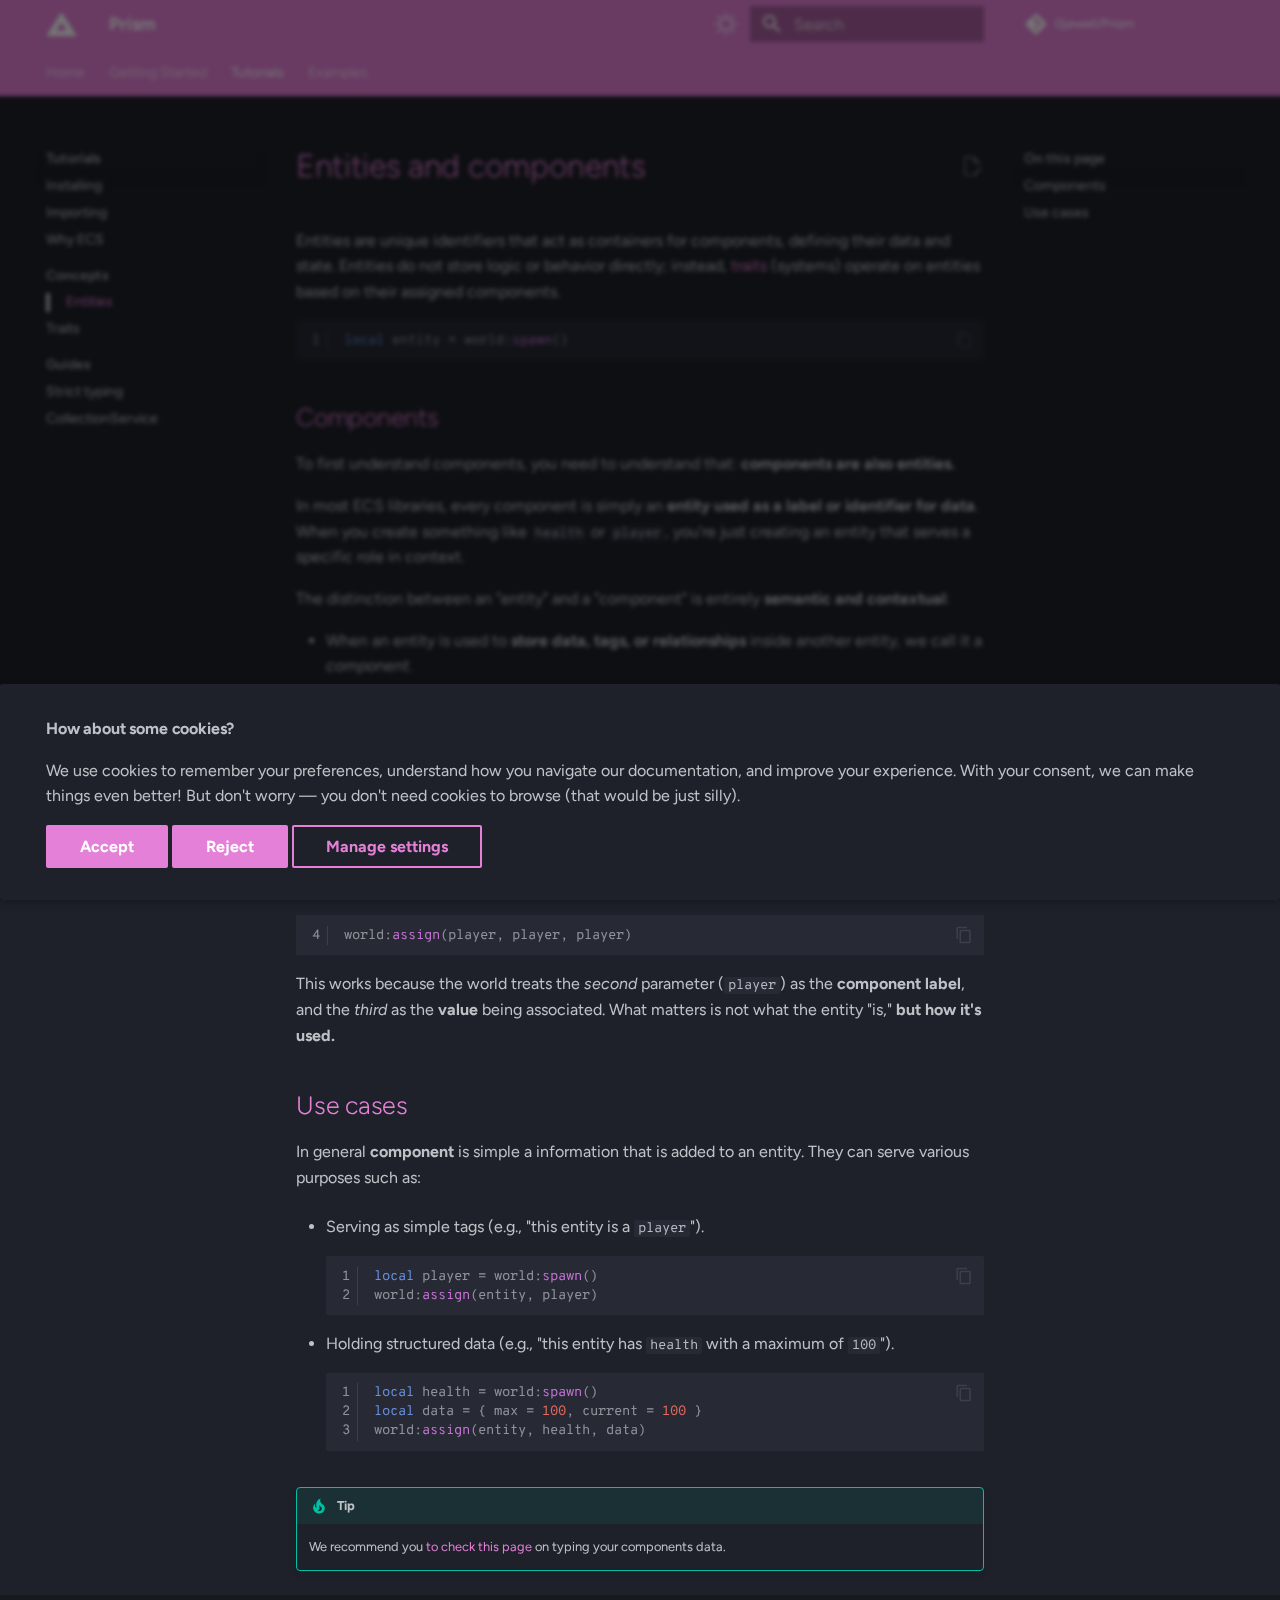
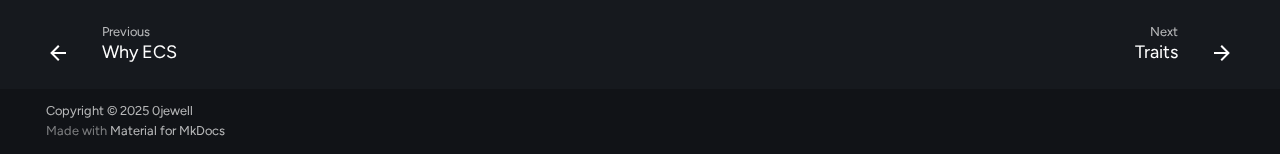
<file: Concepts/Entities/index.html>
<!doctype html>
<html lang="en" class="no-js">
  <head>
    
      <meta charset="utf-8">
      <meta name="viewport" content="width=device-width,initial-scale=1">
      
      
      
      
        <link rel="prev" href="../../Tutorials/Why-ECS/">
      
      
        <link rel="next" href="../Traits/">
      
      
      <link rel="icon" href="../../assets/favicon.png">
      <meta name="generator" content="mkdocs-1.6.1, mkdocs-material-9.6.15">
    
    
      
        <title>Entities - Prism</title>
      
    
    
      <link rel="stylesheet" href="../../assets/stylesheets/main.342714a4.min.css">
      
        
        <link rel="stylesheet" href="../../assets/stylesheets/palette.06af60db.min.css">
      
      


    
    
      
    
    
      
        
        
        <link rel="preconnect" href="https://fonts.gstatic.com" crossorigin>
        <link rel="stylesheet" href="https://fonts.googleapis.com/css?family=Figtree:300,300i,400,400i,700,700i%7COverpass+Mono:400,400i,700,700i&display=fallback">
        <style>:root{--md-text-font:"Figtree";--md-code-font:"Overpass Mono"}</style>
      
    
    
      <link rel="stylesheet" href="../../assets/themes/colors.css">
    
      <link rel="stylesheet" href="../../assets/themes/page.css">
    
      <link rel="stylesheet" href="../../assets/themes/paragraph.css">
    
    <script>__md_scope=new URL("../..",location),__md_hash=e=>[...e].reduce(((e,_)=>(e<<5)-e+_.charCodeAt(0)),0),__md_get=(e,_=localStorage,t=__md_scope)=>JSON.parse(_.getItem(t.pathname+"."+e)),__md_set=(e,_,t=localStorage,a=__md_scope)=>{try{t.setItem(a.pathname+"."+e,JSON.stringify(_))}catch(e){}}</script>
    
      

    
    
    
  </head>
  
  
    
    
      
    
    
    
    
    <body dir="ltr" data-md-color-scheme="slate" data-md-color-primary="custom" data-md-color-accent="custom">
  
    
    <input class="md-toggle" data-md-toggle="drawer" type="checkbox" id="__drawer" autocomplete="off">
    <input class="md-toggle" data-md-toggle="search" type="checkbox" id="__search" autocomplete="off">
    <label class="md-overlay" for="__drawer"></label>
    <div data-md-component="skip">
      
        
        <a href="#entities-and-components" class="md-skip">
          Skip to content
        </a>
      
    </div>
    <div data-md-component="announce">
      
    </div>
    
    
      

<header class="md-header" data-md-component="header">
  <nav class="md-header__inner md-grid" aria-label="Header">
    <a href="../.." title="Prism" class="md-header__button md-logo" aria-label="Prism" data-md-component="logo">
      
  <img src="../../assets/logo.svg" alt="logo">

    </a>
    <label class="md-header__button md-icon" for="__drawer">
      
      <svg xmlns="http://www.w3.org/2000/svg" viewBox="0 0 24 24"><path d="M3 6h18v2H3zm0 5h18v2H3zm0 5h18v2H3z"/></svg>
    </label>
    <div class="md-header__title" data-md-component="header-title">
      <div class="md-header__ellipsis">
        <div class="md-header__topic">
          <span class="md-ellipsis">
            Prism
          </span>
        </div>
        <div class="md-header__topic" data-md-component="header-topic">
          <span class="md-ellipsis">
            
              Entities
            
          </span>
        </div>
      </div>
    </div>
    
      
        <form class="md-header__option" data-md-component="palette">
  
    
    
    
    <input class="md-option" data-md-color-media="" data-md-color-scheme="slate" data-md-color-primary="custom" data-md-color-accent="custom"  aria-label="Switch to Light theme"  type="radio" name="__palette" id="__palette_0">
    
      <label class="md-header__button md-icon" title="Switch to Light theme" for="__palette_1" hidden>
        <svg xmlns="http://www.w3.org/2000/svg" viewBox="0 0 24 24"><path d="M12 19a7 7 0 1 1 0-14 7 7 0 0 1 0 14m0-1.5a5.5 5.5 0 1 0 0-11 5.5 5.5 0 1 0 0 11m-5.657.157a.75.75 0 0 1 0 1.06l-1.768 1.768a.749.749 0 0 1-1.275-.326.75.75 0 0 1 .215-.734l1.767-1.768a.75.75 0 0 1 1.061 0M3.515 3.515a.75.75 0 0 1 1.06 0l1.768 1.768a.749.749 0 0 1-.326 1.275.75.75 0 0 1-.734-.215L3.515 4.575a.75.75 0 0 1 0-1.06M12 0a.75.75 0 0 1 .75.75v2.5a.75.75 0 0 1-1.5 0V.75A.75.75 0 0 1 12 0M4 12a.75.75 0 0 1-.75.75H.75a.75.75 0 0 1 0-1.5h2.5A.75.75 0 0 1 4 12m8 8a.75.75 0 0 1 .75.75v2.5a.75.75 0 0 1-1.5 0v-2.5A.75.75 0 0 1 12 20m12-8a.75.75 0 0 1-.75.75h-2.5a.75.75 0 0 1 0-1.5h2.5A.75.75 0 0 1 24 12m-6.343 5.657a.75.75 0 0 1 1.06 0l1.768 1.768a.75.75 0 0 1-.018 1.042.75.75 0 0 1-1.042.018l-1.768-1.767a.75.75 0 0 1 0-1.061m2.828-14.142a.75.75 0 0 1 0 1.06l-1.768 1.768a.75.75 0 0 1-1.042-.018.75.75 0 0 1-.018-1.042l1.767-1.768a.75.75 0 0 1 1.061 0"/></svg>
      </label>
    
  
    
    
    
    <input class="md-option" data-md-color-media="" data-md-color-scheme="default" data-md-color-primary="custom" data-md-color-accent="custom"  aria-label="Switch to Dark theme"  type="radio" name="__palette" id="__palette_1">
    
      <label class="md-header__button md-icon" title="Switch to Dark theme" for="__palette_0" hidden>
        <svg xmlns="http://www.w3.org/2000/svg" viewBox="0 0 24 24"><path d="M14.768 3.96zl-.002-.005a9 9 0 0 0-.218-.779c-.13-.394.21-.8.602-.67q.435.144.855.328l.01.005A10.002 10.002 0 0 1 12 22a10 10 0 0 1-9.162-5.985l-.004-.01a10 10 0 0 1-.329-.855c-.13-.392.277-.732.67-.602q.386.126.78.218l.004.002A9 9 0 0 0 14.999 6a9 9 0 0 0-.231-2.04M16.5 6c0 5.799-4.701 10.5-10.5 10.5q-.64 0-1.26-.075A8.5 8.5 0 1 0 16.425 4.74q.075.62.075 1.259Z"/></svg>
      </label>
    
  
</form>
      
    
    
      <script>var palette=__md_get("__palette");if(palette&&palette.color){if("(prefers-color-scheme)"===palette.color.media){var media=matchMedia("(prefers-color-scheme: light)"),input=document.querySelector(media.matches?"[data-md-color-media='(prefers-color-scheme: light)']":"[data-md-color-media='(prefers-color-scheme: dark)']");palette.color.media=input.getAttribute("data-md-color-media"),palette.color.scheme=input.getAttribute("data-md-color-scheme"),palette.color.primary=input.getAttribute("data-md-color-primary"),palette.color.accent=input.getAttribute("data-md-color-accent")}for(var[key,value]of Object.entries(palette.color))document.body.setAttribute("data-md-color-"+key,value)}</script>
    
    
    
      
      
        <label class="md-header__button md-icon" for="__search">
          
          <svg xmlns="http://www.w3.org/2000/svg" viewBox="0 0 24 24"><path d="M9.5 3A6.5 6.5 0 0 1 16 9.5c0 1.61-.59 3.09-1.56 4.23l.27.27h.79l5 5-1.5 1.5-5-5v-.79l-.27-.27A6.52 6.52 0 0 1 9.5 16 6.5 6.5 0 0 1 3 9.5 6.5 6.5 0 0 1 9.5 3m0 2C7 5 5 7 5 9.5S7 14 9.5 14 14 12 14 9.5 12 5 9.5 5"/></svg>
        </label>
        <div class="md-search" data-md-component="search" role="dialog">
  <label class="md-search__overlay" for="__search"></label>
  <div class="md-search__inner" role="search">
    <form class="md-search__form" name="search">
      <input type="text" class="md-search__input" name="query" aria-label="Search" placeholder="Search" autocapitalize="off" autocorrect="off" autocomplete="off" spellcheck="false" data-md-component="search-query" required>
      <label class="md-search__icon md-icon" for="__search">
        
        <svg xmlns="http://www.w3.org/2000/svg" viewBox="0 0 24 24"><path d="M9.5 3A6.5 6.5 0 0 1 16 9.5c0 1.61-.59 3.09-1.56 4.23l.27.27h.79l5 5-1.5 1.5-5-5v-.79l-.27-.27A6.52 6.52 0 0 1 9.5 16 6.5 6.5 0 0 1 3 9.5 6.5 6.5 0 0 1 9.5 3m0 2C7 5 5 7 5 9.5S7 14 9.5 14 14 12 14 9.5 12 5 9.5 5"/></svg>
        
        <svg xmlns="http://www.w3.org/2000/svg" viewBox="0 0 24 24"><path d="M20 11v2H8l5.5 5.5-1.42 1.42L4.16 12l7.92-7.92L13.5 5.5 8 11z"/></svg>
      </label>
      <nav class="md-search__options" aria-label="Search">
        
          <a href="javascript:void(0)" class="md-search__icon md-icon" title="Share" aria-label="Share" data-clipboard data-clipboard-text="" data-md-component="search-share" tabindex="-1">
            
            <svg xmlns="http://www.w3.org/2000/svg" viewBox="0 0 24 24"><path d="M18 16.08c-.76 0-1.44.3-1.96.77L8.91 12.7c.05-.23.09-.46.09-.7s-.04-.47-.09-.7l7.05-4.11c.54.5 1.25.81 2.04.81a3 3 0 0 0 3-3 3 3 0 0 0-3-3 3 3 0 0 0-3 3c0 .24.04.47.09.7L8.04 9.81C7.5 9.31 6.79 9 6 9a3 3 0 0 0-3 3 3 3 0 0 0 3 3c.79 0 1.5-.31 2.04-.81l7.12 4.15c-.05.21-.08.43-.08.66 0 1.61 1.31 2.91 2.92 2.91s2.92-1.3 2.92-2.91A2.92 2.92 0 0 0 18 16.08"/></svg>
          </a>
        
        <button type="reset" class="md-search__icon md-icon" title="Clear" aria-label="Clear" tabindex="-1">
          
          <svg xmlns="http://www.w3.org/2000/svg" viewBox="0 0 24 24"><path d="M19 6.41 17.59 5 12 10.59 6.41 5 5 6.41 10.59 12 5 17.59 6.41 19 12 13.41 17.59 19 19 17.59 13.41 12z"/></svg>
        </button>
      </nav>
      
        <div class="md-search__suggest" data-md-component="search-suggest"></div>
      
    </form>
    <div class="md-search__output">
      <div class="md-search__scrollwrap" tabindex="0" data-md-scrollfix>
        <div class="md-search-result" data-md-component="search-result">
          <div class="md-search-result__meta">
            Initializing search
          </div>
          <ol class="md-search-result__list" role="presentation"></ol>
        </div>
      </div>
    </div>
  </div>
</div>
      
    
    
      <div class="md-header__source">
        <a href="https://github.com/0jewell/Prism" title="Go to repository" class="md-source" data-md-component="source">
  <div class="md-source__icon md-icon">
    
    <svg xmlns="http://www.w3.org/2000/svg" viewBox="0 0 448 512"><!--! Font Awesome Free 6.7.2 by @fontawesome - https://fontawesome.com License - https://fontawesome.com/license/free (Icons: CC BY 4.0, Fonts: SIL OFL 1.1, Code: MIT License) Copyright 2024 Fonticons, Inc.--><path d="M439.55 236.05 244 40.45a28.87 28.87 0 0 0-40.81 0l-40.66 40.63 51.52 51.52c27.06-9.14 52.68 16.77 43.39 43.68l49.66 49.66c34.23-11.8 61.18 31 35.47 56.69-26.49 26.49-70.21-2.87-56-37.34L240.22 199v121.85c25.3 12.54 22.26 41.85 9.08 55a34.34 34.34 0 0 1-48.55 0c-17.57-17.6-11.07-46.91 11.25-56v-123c-20.8-8.51-24.6-30.74-18.64-45L142.57 101 8.45 235.14a28.86 28.86 0 0 0 0 40.81l195.61 195.6a28.86 28.86 0 0 0 40.8 0l194.69-194.69a28.86 28.86 0 0 0 0-40.81"/></svg>
  </div>
  <div class="md-source__repository">
    0jewell/Prism
  </div>
</a>
      </div>
    
  </nav>
  
</header>
    
    <div class="md-container" data-md-component="container">
      
      
        
          
            
<nav class="md-tabs" aria-label="Tabs" data-md-component="tabs">
  <div class="md-grid">
    <ul class="md-tabs__list">
      
        
  
  
  
  
    <li class="md-tabs__item">
      <a href="../.." class="md-tabs__link">
        
  
  
    
  
  Home

      </a>
    </li>
  

      
        
  
  
  
  
    <li class="md-tabs__item">
      <a href="../../Getting-started/" class="md-tabs__link">
        
  
  
    
  
  Getting Started

      </a>
    </li>
  

      
        
  
  
  
    
  
  
    
    
      <li class="md-tabs__item md-tabs__item--active">
        <a href="../../Tutorials/Installing/" class="md-tabs__link">
          
  
  
    
  
  Tutorials

        </a>
      </li>
    
  

      
        
  
  
  
  
    
    
      <li class="md-tabs__item">
        <a href="../../Examples/Fusion/" class="md-tabs__link">
          
  
  
    
  
  Examples

        </a>
      </li>
    
  

      
    </ul>
  </div>
</nav>
          
        
      
      <main class="md-main" data-md-component="main">
        <div class="md-main__inner md-grid">
          
            
              
              <div class="md-sidebar md-sidebar--primary" data-md-component="sidebar" data-md-type="navigation" >
                <div class="md-sidebar__scrollwrap">
                  <div class="md-sidebar__inner">
                    


  


<nav class="md-nav md-nav--primary md-nav--lifted" aria-label="Navigation" data-md-level="0">
  <label class="md-nav__title" for="__drawer">
    <a href="../.." title="Prism" class="md-nav__button md-logo" aria-label="Prism" data-md-component="logo">
      
  <img src="../../assets/logo.svg" alt="logo">

    </a>
    Prism
  </label>
  
    <div class="md-nav__source">
      <a href="https://github.com/0jewell/Prism" title="Go to repository" class="md-source" data-md-component="source">
  <div class="md-source__icon md-icon">
    
    <svg xmlns="http://www.w3.org/2000/svg" viewBox="0 0 448 512"><!--! Font Awesome Free 6.7.2 by @fontawesome - https://fontawesome.com License - https://fontawesome.com/license/free (Icons: CC BY 4.0, Fonts: SIL OFL 1.1, Code: MIT License) Copyright 2024 Fonticons, Inc.--><path d="M439.55 236.05 244 40.45a28.87 28.87 0 0 0-40.81 0l-40.66 40.63 51.52 51.52c27.06-9.14 52.68 16.77 43.39 43.68l49.66 49.66c34.23-11.8 61.18 31 35.47 56.69-26.49 26.49-70.21-2.87-56-37.34L240.22 199v121.85c25.3 12.54 22.26 41.85 9.08 55a34.34 34.34 0 0 1-48.55 0c-17.57-17.6-11.07-46.91 11.25-56v-123c-20.8-8.51-24.6-30.74-18.64-45L142.57 101 8.45 235.14a28.86 28.86 0 0 0 0 40.81l195.61 195.6a28.86 28.86 0 0 0 40.8 0l194.69-194.69a28.86 28.86 0 0 0 0-40.81"/></svg>
  </div>
  <div class="md-source__repository">
    0jewell/Prism
  </div>
</a>
    </div>
  
  <ul class="md-nav__list" data-md-scrollfix>
    
      
      
  
  
  
  
    <li class="md-nav__item">
      <a href="../.." class="md-nav__link">
        
  
  
  <span class="md-ellipsis">
    Home
    
  </span>
  

      </a>
    </li>
  

    
      
      
  
  
  
  
    <li class="md-nav__item">
      <a href="../../Getting-started/" class="md-nav__link">
        
  
  
  <span class="md-ellipsis">
    Getting Started
    
  </span>
  

      </a>
    </li>
  

    
      
      
  
  
    
  
  
  
    
    
      
        
      
        
      
        
      
        
      
        
      
    
    
    
      
        
        
      
      
        
      
    
    
      
    
    <li class="md-nav__item md-nav__item--active md-nav__item--section md-nav__item--nested">
      
        
        
        <input class="md-nav__toggle md-toggle " type="checkbox" id="__nav_3" checked>
        
          
          <label class="md-nav__link" for="__nav_3" id="__nav_3_label" tabindex="">
            
  
  
  <span class="md-ellipsis">
    Tutorials
    
  </span>
  

            <span class="md-nav__icon md-icon"></span>
          </label>
        
        <nav class="md-nav" data-md-level="1" aria-labelledby="__nav_3_label" aria-expanded="true">
          <label class="md-nav__title" for="__nav_3">
            <span class="md-nav__icon md-icon"></span>
            Tutorials
          </label>
          <ul class="md-nav__list" data-md-scrollfix>
            
              
                
  
  
  
  
    <li class="md-nav__item">
      <a href="../../Tutorials/Installing/" class="md-nav__link">
        
  
  
  <span class="md-ellipsis">
    Installing
    
  </span>
  

      </a>
    </li>
  

              
            
              
                
  
  
  
  
    <li class="md-nav__item">
      <a href="../../Tutorials/Importing/" class="md-nav__link">
        
  
  
  <span class="md-ellipsis">
    Importing
    
  </span>
  

      </a>
    </li>
  

              
            
              
                
  
  
  
  
    <li class="md-nav__item">
      <a href="../../Tutorials/Why-ECS/" class="md-nav__link">
        
  
  
  <span class="md-ellipsis">
    Why ECS
    
  </span>
  

      </a>
    </li>
  

              
            
              
                
  
  
    
  
  
  
    
    
      
        
      
        
      
    
    
    
      
      
        
          
          
        
      
    
    
      
    
    <li class="md-nav__item md-nav__item--active md-nav__item--section md-nav__item--nested">
      
        
        
        <input class="md-nav__toggle md-toggle " type="checkbox" id="__nav_3_4" checked>
        
          
          <label class="md-nav__link" for="__nav_3_4" id="__nav_3_4_label" tabindex="">
            
  
  
  <span class="md-ellipsis">
    Concepts
    
  </span>
  

            <span class="md-nav__icon md-icon"></span>
          </label>
        
        <nav class="md-nav" data-md-level="2" aria-labelledby="__nav_3_4_label" aria-expanded="true">
          <label class="md-nav__title" for="__nav_3_4">
            <span class="md-nav__icon md-icon"></span>
            Concepts
          </label>
          <ul class="md-nav__list" data-md-scrollfix>
            
              
                
  
  
    
  
  
  
    <li class="md-nav__item md-nav__item--active">
      
      <input class="md-nav__toggle md-toggle" type="checkbox" id="__toc">
      
      
        
      
      
        <label class="md-nav__link md-nav__link--active" for="__toc">
          
  
  
  <span class="md-ellipsis">
    Entities
    
  </span>
  

          <span class="md-nav__icon md-icon"></span>
        </label>
      
      <a href="./" class="md-nav__link md-nav__link--active">
        
  
  
  <span class="md-ellipsis">
    Entities
    
  </span>
  

      </a>
      
        

  

<nav class="md-nav md-nav--secondary" aria-label="On this page">
  
  
  
    
  
  
    <label class="md-nav__title" for="__toc">
      <span class="md-nav__icon md-icon"></span>
      On this page
    </label>
    <ul class="md-nav__list" data-md-component="toc" data-md-scrollfix>
      
        <li class="md-nav__item">
  <a href="#components" class="md-nav__link">
    <span class="md-ellipsis">
      Components
    </span>
  </a>
  
</li>
      
        <li class="md-nav__item">
  <a href="#use-cases" class="md-nav__link">
    <span class="md-ellipsis">
      Use cases
    </span>
  </a>
  
</li>
      
    </ul>
  
</nav>
      
    </li>
  

              
            
              
                
  
  
  
  
    <li class="md-nav__item">
      <a href="../Traits/" class="md-nav__link">
        
  
  
  <span class="md-ellipsis">
    Traits
    
  </span>
  

      </a>
    </li>
  

              
            
          </ul>
        </nav>
      
    </li>
  

              
            
              
                
  
  
  
  
    
    
      
        
      
        
      
    
    
    
      
      
        
          
          
        
      
    
    
      
    
    <li class="md-nav__item md-nav__item--section md-nav__item--nested">
      
        
        
          
        
        <input class="md-nav__toggle md-toggle md-toggle--indeterminate" type="checkbox" id="__nav_3_5" >
        
          
          <label class="md-nav__link" for="__nav_3_5" id="__nav_3_5_label" tabindex="">
            
  
  
  <span class="md-ellipsis">
    Guides
    
  </span>
  

            <span class="md-nav__icon md-icon"></span>
          </label>
        
        <nav class="md-nav" data-md-level="2" aria-labelledby="__nav_3_5_label" aria-expanded="false">
          <label class="md-nav__title" for="__nav_3_5">
            <span class="md-nav__icon md-icon"></span>
            Guides
          </label>
          <ul class="md-nav__list" data-md-scrollfix>
            
              
                
  
  
  
  
    <li class="md-nav__item">
      <a href="../../Guides/Strict-typing/" class="md-nav__link">
        
  
  
  <span class="md-ellipsis">
    Strict typing
    
  </span>
  

      </a>
    </li>
  

              
            
              
                
  
  
  
  
    <li class="md-nav__item">
      <a href="../../Guides/Collection-service/" class="md-nav__link">
        
  
  
  <span class="md-ellipsis">
    CollectionService
    
  </span>
  

      </a>
    </li>
  

              
            
          </ul>
        </nav>
      
    </li>
  

              
            
          </ul>
        </nav>
      
    </li>
  

    
      
      
  
  
  
  
    
    
      
        
      
    
    
    
      
      
        
      
    
    
      
        
        
      
    
    <li class="md-nav__item md-nav__item--pruned md-nav__item--nested">
      
        
  
  
  
    <a href="../../Examples/Fusion/" class="md-nav__link">
      
  
  
  <span class="md-ellipsis">
    Examples
    
  </span>
  

      
        <span class="md-nav__icon md-icon"></span>
      
    </a>
  

      
    </li>
  

    
  </ul>
</nav>
                  </div>
                </div>
              </div>
            
            
              
              <div class="md-sidebar md-sidebar--secondary" data-md-component="sidebar" data-md-type="toc" >
                <div class="md-sidebar__scrollwrap">
                  <div class="md-sidebar__inner">
                    

  

<nav class="md-nav md-nav--secondary" aria-label="On this page">
  
  
  
    
  
  
    <label class="md-nav__title" for="__toc">
      <span class="md-nav__icon md-icon"></span>
      On this page
    </label>
    <ul class="md-nav__list" data-md-component="toc" data-md-scrollfix>
      
        <li class="md-nav__item">
  <a href="#components" class="md-nav__link">
    <span class="md-ellipsis">
      Components
    </span>
  </a>
  
</li>
      
        <li class="md-nav__item">
  <a href="#use-cases" class="md-nav__link">
    <span class="md-ellipsis">
      Use cases
    </span>
  </a>
  
</li>
      
    </ul>
  
</nav>
                  </div>
                </div>
              </div>
            
          
          
            <div class="md-content" data-md-component="content">
              <article class="md-content__inner md-typeset">
                
                  


  
    <a href="https://github.com/0jewell/Prism/edit/main/docs/Concepts/Entities.md" title="Edit this page" class="md-content__button md-icon" rel="edit">
      
      <svg xmlns="http://www.w3.org/2000/svg" viewBox="0 0 24 24"><path d="M10 20H6V4h7v5h5v3.1l2-2V8l-6-6H6c-1.1 0-2 .9-2 2v16c0 1.1.9 2 2 2h4zm10.2-7c.1 0 .3.1.4.2l1.3 1.3c.2.2.2.6 0 .8l-1 1-2.1-2.1 1-1c.1-.1.2-.2.4-.2m0 3.9L14.1 23H12v-2.1l6.1-6.1z"/></svg>
    </a>
  
  


<h1 id="entities-and-components">Entities and components</h1>
<p>Entities are unique identifiers that act as containers for components, defining their data and state.
Entities do not store logic or behavior directly; instead, <a href="../Traits/">traits</a> (systems) operate on entities based on their assigned components.</p>
<div class="highlight"><table class="highlighttable"><tr><td class="linenos"><div class="linenodiv"><pre><span></span><span class="normal"><a href="#__codelineno-0-1">1</a></span></pre></div></td><td class="code"><div><pre><span></span><code><a id="__codelineno-0-1" name="__codelineno-0-1"></a><span class="kd">local</span><span class="w"> </span><span class="nv">entity</span><span class="w"> </span><span class="o">=</span><span class="w"> </span><span class="nv">world</span><span class="p">:</span><span class="nc">spawn</span><span class="p">()</span>
</code></pre></div></td></tr></table></div>
<h2 id="components">Components</h2>
<p>To first understand components, you need to understand that: <strong>components are also entities.</strong></p>
<p>In most ECS libraries, every component is simply an <strong>entity used as a label or identifier for data</strong>.
When you create something like <code>health</code> or <code>player</code>, you're just creating an entity that serves a specific role in context.</p>
<p>The distinction between an "entity" and a "component" is entirely <strong>semantic and contextual</strong>:</p>
<ul>
<li>When an entity is used to <strong>store data, tags, or relationships</strong> inside another entity, we call it a <em>component</em>.</li>
<li>When it's used as a <strong>standalone game object</strong> (like a player, enemy, or projectile), we refer to it as a <em>primary entity</em>.</li>
</ul>
<div class="highlight"><table class="highlighttable"><tr><td class="linenos"><div class="linenodiv"><pre><span></span><span class="normal"><a href="#__codelineno-1-1">1</a></span>
<span class="normal"><a href="#__codelineno-1-2">2</a></span>
<span class="normal"><a href="#__codelineno-1-3">3</a></span></pre></div></td><td class="code"><div><pre><span></span><code><a id="__codelineno-1-1" name="__codelineno-1-1"></a><span class="kd">local</span><span class="w"> </span><span class="nv">player</span><span class="w"> </span><span class="o">=</span><span class="w"> </span><span class="nv">world</span><span class="p">:</span><span class="nc">spawn</span><span class="p">()</span><span class="w"> </span><span class="c1">-- &#39;player&#39; is a game object</span>
<a id="__codelineno-1-2" name="__codelineno-1-2"></a><span class="kd">local</span><span class="w"> </span><span class="nv">health</span><span class="w"> </span><span class="o">=</span><span class="w"> </span><span class="nv">world</span><span class="p">:</span><span class="nc">spawn</span><span class="p">()</span><span class="w"> </span><span class="c1">-- &#39;health&#39; is a component</span>
<a id="__codelineno-1-3" name="__codelineno-1-3"></a><span class="nv">world</span><span class="p">:</span><span class="nc">assign</span><span class="p">(</span><span class="nv">player</span><span class="p">,</span><span class="w"> </span><span class="nv">health</span><span class="p">,</span><span class="w"> </span><span class="mf">100</span><span class="p">)</span><span class="w"> </span><span class="c1">-- Here, &#39;health&#39; acts as a component</span>
</code></pre></div></td></tr></table></div>
<p>Because components are just identifiers, <strong>you could technically assign any entity to another — even the same one:</strong>
<div class="highlight"><table class="highlighttable"><tr><td class="linenos"><div class="linenodiv"><pre><span></span><span class="normal"><a href="#__codelineno-2-4">4</a></span></pre></div></td><td class="code"><div><pre><span></span><code><a id="__codelineno-2-4" name="__codelineno-2-4"></a><span class="nv">world</span><span class="p">:</span><span class="nf">assign</span><span class="p">(</span><span class="nv">player</span><span class="p">,</span><span class="w"> </span><span class="nv">player</span><span class="p">,</span><span class="w"> </span><span class="nv">player</span><span class="p">)</span>
</code></pre></div></td></tr></table></div></p>
<p>This works because the world treats the <em>second</em> parameter (<code>player</code>) as the <strong>component label</strong>,
and the <em>third</em> as the <strong>value</strong> being associated. What matters is not what the entity "is," <strong>but how it's used.</strong></p>
<h2 id="use-cases">Use cases</h2>
<p>In general <strong>component</strong> is simple a information that is added to an entity.
They can serve various purposes such as:</p>
<ul>
<li>
<p>Serving as simple tags (e.g., "this entity is a <code>player</code>").
<div class="highlight"><table class="highlighttable"><tr><td class="linenos"><div class="linenodiv"><pre><span></span><span class="normal"><a href="#__codelineno-3-1">1</a></span>
<span class="normal"><a href="#__codelineno-3-2">2</a></span></pre></div></td><td class="code"><div><pre><span></span><code><a id="__codelineno-3-1" name="__codelineno-3-1"></a><span class="kd">local</span><span class="w"> </span><span class="nv">player</span><span class="w"> </span><span class="o">=</span><span class="w"> </span><span class="nv">world</span><span class="p">:</span><span class="nc">spawn</span><span class="p">()</span>
<a id="__codelineno-3-2" name="__codelineno-3-2"></a><span class="nv">world</span><span class="p">:</span><span class="nc">assign</span><span class="p">(</span><span class="nv">entity</span><span class="p">,</span><span class="w"> </span><span class="nv">player</span><span class="p">)</span>
</code></pre></div></td></tr></table></div></p>
</li>
<li>
<p>Holding structured data (e.g., "this entity has <code>health</code> with a maximum of <code>100</code>").
<div class="highlight"><table class="highlighttable"><tr><td class="linenos"><div class="linenodiv"><pre><span></span><span class="normal"><a href="#__codelineno-4-1">1</a></span>
<span class="normal"><a href="#__codelineno-4-2">2</a></span>
<span class="normal"><a href="#__codelineno-4-3">3</a></span></pre></div></td><td class="code"><div><pre><span></span><code><a id="__codelineno-4-1" name="__codelineno-4-1"></a><span class="kd">local</span><span class="w"> </span><span class="nv">health</span><span class="w"> </span><span class="o">=</span><span class="w"> </span><span class="nv">world</span><span class="p">:</span><span class="nc">spawn</span><span class="p">()</span>
<a id="__codelineno-4-2" name="__codelineno-4-2"></a><span class="kd">local</span><span class="w"> </span><span class="nv">data</span><span class="w"> </span><span class="o">=</span><span class="w"> </span><span class="p">{</span><span class="w"> </span><span class="nv">max</span><span class="w"> </span><span class="o">=</span><span class="w"> </span><span class="mf">100</span><span class="p">,</span><span class="w"> </span><span class="nv">current</span><span class="w"> </span><span class="o">=</span><span class="w"> </span><span class="mf">100</span><span class="w"> </span><span class="p">}</span>
<a id="__codelineno-4-3" name="__codelineno-4-3"></a><span class="nv">world</span><span class="p">:</span><span class="nc">assign</span><span class="p">(</span><span class="nv">entity</span><span class="p">,</span><span class="w"> </span><span class="nv">health</span><span class="p">,</span><span class="w"> </span><span class="nv">data</span><span class="p">)</span>
</code></pre></div></td></tr></table></div></p>
</li>
</ul>
<div class="admonition tip recommendation">
<p class="admonition-title">Tip</p>
<p>We recommend you <a href="../../Guides/Strict-typing/">to check this page</a> on typing your components data.</p>
</div>












                
              </article>
            </div>
          
          
<script>var target=document.getElementById(location.hash.slice(1));target&&target.name&&(target.checked=target.name.startsWith("__tabbed_"))</script>
        </div>
        
          <button type="button" class="md-top md-icon" data-md-component="top" hidden>
  
  <svg xmlns="http://www.w3.org/2000/svg" viewBox="0 0 24 24"><path d="M13 20h-2V8l-5.5 5.5-1.42-1.42L12 4.16l7.92 7.92-1.42 1.42L13 8z"/></svg>
  Back to top
</button>
        
      </main>
      
        <footer class="md-footer">
  
    
      
      <nav class="md-footer__inner md-grid" aria-label="Footer" >
        
          
          <a href="../../Tutorials/Why-ECS/" class="md-footer__link md-footer__link--prev" aria-label="Previous: Why ECS">
            <div class="md-footer__button md-icon">
              
              <svg xmlns="http://www.w3.org/2000/svg" viewBox="0 0 24 24"><path d="M20 11v2H8l5.5 5.5-1.42 1.42L4.16 12l7.92-7.92L13.5 5.5 8 11z"/></svg>
            </div>
            <div class="md-footer__title">
              <span class="md-footer__direction">
                Previous
              </span>
              <div class="md-ellipsis">
                Why ECS
              </div>
            </div>
          </a>
        
        
          
          <a href="../Traits/" class="md-footer__link md-footer__link--next" aria-label="Next: Traits">
            <div class="md-footer__title">
              <span class="md-footer__direction">
                Next
              </span>
              <div class="md-ellipsis">
                Traits
              </div>
            </div>
            <div class="md-footer__button md-icon">
              
              <svg xmlns="http://www.w3.org/2000/svg" viewBox="0 0 24 24"><path d="M4 11v2h12l-5.5 5.5 1.42 1.42L19.84 12l-7.92-7.92L10.5 5.5 16 11z"/></svg>
            </div>
          </a>
        
      </nav>
    
  
  <div class="md-footer-meta md-typeset">
    <div class="md-footer-meta__inner md-grid">
      <div class="md-copyright">
  
    <div class="md-copyright__highlight">
      Copyright &copy; 2025 0jewell
    </div>
  
  
    Made with
    <a href="https://squidfunk.github.io/mkdocs-material/" target="_blank" rel="noopener">
      Material for MkDocs
    </a>
  
</div>
      
    </div>
  </div>
</footer>
      
    </div>
    <div class="md-dialog" data-md-component="dialog">
      <div class="md-dialog__inner md-typeset"></div>
    </div>
    
      <div class="md-progress" data-md-component="progress" role="progressbar"></div>
    
    
      <div class="md-consent" data-md-component="consent" id="__consent" hidden>
        <div class="md-consent__overlay"></div>
        <aside class="md-consent__inner">
          <form class="md-consent__form md-grid md-typeset" name="consent">
            



<h4>How about some cookies?</h4>
<p>We use cookies to remember your preferences, understand how you navigate our documentation,  and improve your experience. With your consent, we can make things even better!   But don't worry — you don't need cookies to browse (that would be just silly).  
</p>
<input class="md-toggle" type="checkbox" id="__settings" >
<div class="md-consent__settings">
  <ul class="task-list">
    
    
      
    
    
      
        
  
  
    
    
  
  <li class="task-list-item">
    <label class="task-list-control">
      <input type="checkbox" name="github" checked>
      <span class="task-list-indicator"></span>
      GitHub
    </label>
  </li>

      
    
    
  </ul>
</div>
<div class="md-consent__controls">
  
    
      <button class="md-button md-button--primary">Accept</button>
    
    
    
  
    
    
      <button type="reset" class="md-button md-button--primary">Reject</button>
    
    
  
    
    
    
      <label class="md-button" for="__settings">Manage settings</label>
    
  
</div>
          </form>
        </aside>
      </div>
      <script>var consent=__md_get("__consent");if(consent)for(var input of document.forms.consent.elements)input.name&&(input.checked=consent[input.name]||!1);else"file:"!==location.protocol&&setTimeout((function(){document.querySelector("[data-md-component=consent]").hidden=!1}),250);var form=document.forms.consent;for(var action of["submit","reset"])form.addEventListener(action,(function(e){if(e.preventDefault(),"reset"===e.type)for(var n of document.forms.consent.elements)n.name&&(n.checked=!1);__md_set("__consent",Object.fromEntries(Array.from(new FormData(form).keys()).map((function(e){return[e,!0]})))),location.hash="",location.reload()}))</script>
    
    
      
      <script id="__config" type="application/json">{"base": "../..", "features": ["navigation.instant", "navigation.instant.progress", "navigation.instant.prefetch", "navigation.instant.preview", "navigation.tabs", "navigation.top", "navigation.tracking", "navigation.sections", "navigation.indexes", "navigation.footer", "navigation.expand", "navigation.prune", "search.suggest", "search.highlight", "search.share", "content.action.edit", "content.code.copy", "content.code.annotate"], "search": "../../assets/javascripts/workers/search.d50fe291.min.js", "tags": null, "translations": {"clipboard.copied": "Copied to clipboard", "clipboard.copy": "Copy to clipboard", "search.result.more.one": "1 more on this page", "search.result.more.other": "# more on this page", "search.result.none": "No matching documents", "search.result.one": "1 matching document", "search.result.other": "# matching documents", "search.result.placeholder": "Type to start searching", "search.result.term.missing": "Missing", "select.version": "Select version"}, "version": null}</script>
    
    
      <script src="../../assets/javascripts/bundle.56ea9cef.min.js"></script>
      
    
  </body>
</html>
</file>
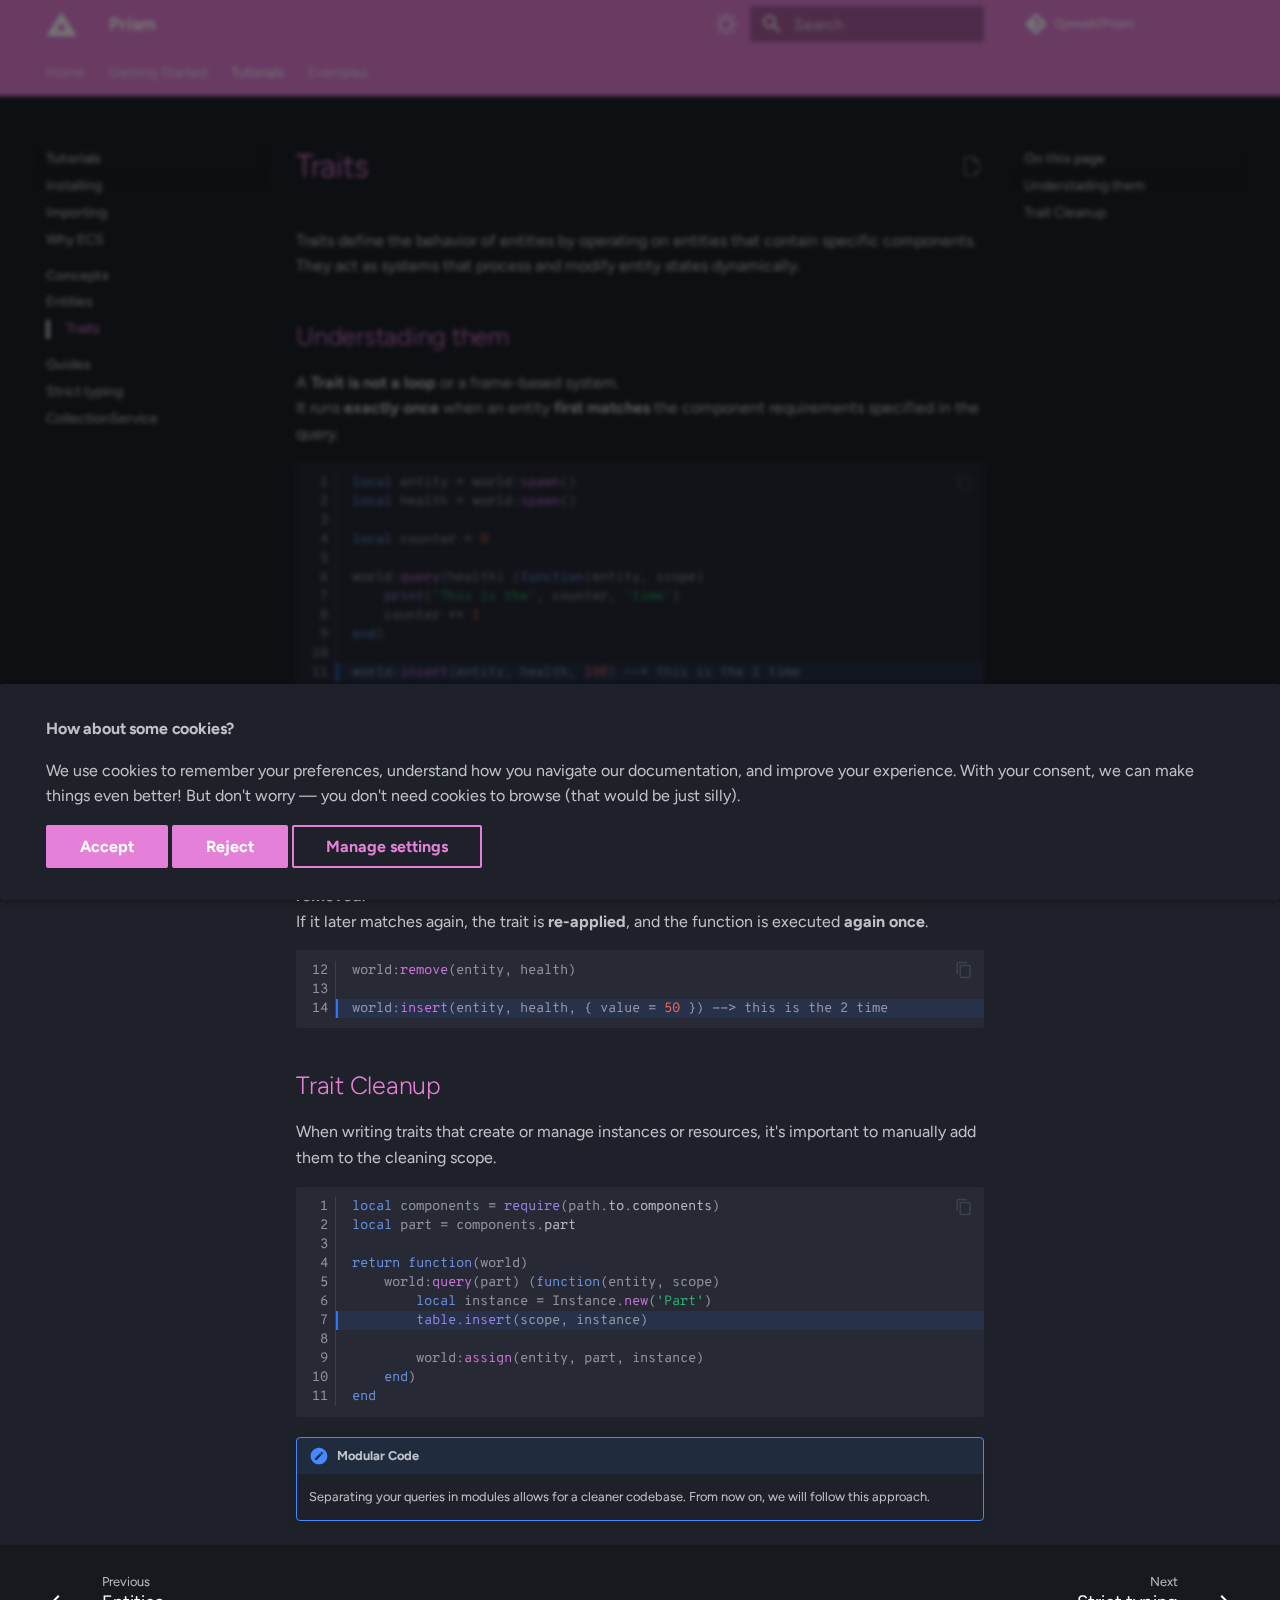
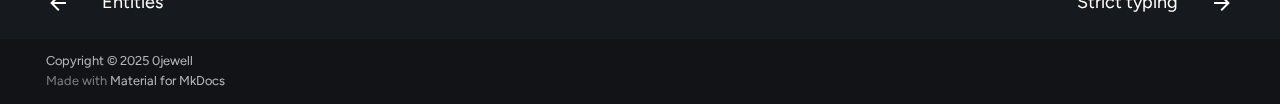
<file: Concepts/Traits/index.html>
<!doctype html>
<html lang="en" class="no-js">
  <head>
    
      <meta charset="utf-8">
      <meta name="viewport" content="width=device-width,initial-scale=1">
      
      
      
      
        <link rel="prev" href="../Entities/">
      
      
        <link rel="next" href="../../Guides/Strict-typing/">
      
      
      <link rel="icon" href="../../assets/favicon.png">
      <meta name="generator" content="mkdocs-1.6.1, mkdocs-material-9.6.15">
    
    
      
        <title>Traits - Prism</title>
      
    
    
      <link rel="stylesheet" href="../../assets/stylesheets/main.342714a4.min.css">
      
        
        <link rel="stylesheet" href="../../assets/stylesheets/palette.06af60db.min.css">
      
      


    
    
      
    
    
      
        
        
        <link rel="preconnect" href="https://fonts.gstatic.com" crossorigin>
        <link rel="stylesheet" href="https://fonts.googleapis.com/css?family=Figtree:300,300i,400,400i,700,700i%7COverpass+Mono:400,400i,700,700i&display=fallback">
        <style>:root{--md-text-font:"Figtree";--md-code-font:"Overpass Mono"}</style>
      
    
    
      <link rel="stylesheet" href="../../assets/themes/colors.css">
    
      <link rel="stylesheet" href="../../assets/themes/page.css">
    
      <link rel="stylesheet" href="../../assets/themes/paragraph.css">
    
    <script>__md_scope=new URL("../..",location),__md_hash=e=>[...e].reduce(((e,_)=>(e<<5)-e+_.charCodeAt(0)),0),__md_get=(e,_=localStorage,t=__md_scope)=>JSON.parse(_.getItem(t.pathname+"."+e)),__md_set=(e,_,t=localStorage,a=__md_scope)=>{try{t.setItem(a.pathname+"."+e,JSON.stringify(_))}catch(e){}}</script>
    
      

    
    
    
  </head>
  
  
    
    
      
    
    
    
    
    <body dir="ltr" data-md-color-scheme="slate" data-md-color-primary="custom" data-md-color-accent="custom">
  
    
    <input class="md-toggle" data-md-toggle="drawer" type="checkbox" id="__drawer" autocomplete="off">
    <input class="md-toggle" data-md-toggle="search" type="checkbox" id="__search" autocomplete="off">
    <label class="md-overlay" for="__drawer"></label>
    <div data-md-component="skip">
      
        
        <a href="#traits" class="md-skip">
          Skip to content
        </a>
      
    </div>
    <div data-md-component="announce">
      
    </div>
    
    
      

<header class="md-header" data-md-component="header">
  <nav class="md-header__inner md-grid" aria-label="Header">
    <a href="../.." title="Prism" class="md-header__button md-logo" aria-label="Prism" data-md-component="logo">
      
  <img src="../../assets/logo.svg" alt="logo">

    </a>
    <label class="md-header__button md-icon" for="__drawer">
      
      <svg xmlns="http://www.w3.org/2000/svg" viewBox="0 0 24 24"><path d="M3 6h18v2H3zm0 5h18v2H3zm0 5h18v2H3z"/></svg>
    </label>
    <div class="md-header__title" data-md-component="header-title">
      <div class="md-header__ellipsis">
        <div class="md-header__topic">
          <span class="md-ellipsis">
            Prism
          </span>
        </div>
        <div class="md-header__topic" data-md-component="header-topic">
          <span class="md-ellipsis">
            
              Traits
            
          </span>
        </div>
      </div>
    </div>
    
      
        <form class="md-header__option" data-md-component="palette">
  
    
    
    
    <input class="md-option" data-md-color-media="" data-md-color-scheme="slate" data-md-color-primary="custom" data-md-color-accent="custom"  aria-label="Switch to Light theme"  type="radio" name="__palette" id="__palette_0">
    
      <label class="md-header__button md-icon" title="Switch to Light theme" for="__palette_1" hidden>
        <svg xmlns="http://www.w3.org/2000/svg" viewBox="0 0 24 24"><path d="M12 19a7 7 0 1 1 0-14 7 7 0 0 1 0 14m0-1.5a5.5 5.5 0 1 0 0-11 5.5 5.5 0 1 0 0 11m-5.657.157a.75.75 0 0 1 0 1.06l-1.768 1.768a.749.749 0 0 1-1.275-.326.75.75 0 0 1 .215-.734l1.767-1.768a.75.75 0 0 1 1.061 0M3.515 3.515a.75.75 0 0 1 1.06 0l1.768 1.768a.749.749 0 0 1-.326 1.275.75.75 0 0 1-.734-.215L3.515 4.575a.75.75 0 0 1 0-1.06M12 0a.75.75 0 0 1 .75.75v2.5a.75.75 0 0 1-1.5 0V.75A.75.75 0 0 1 12 0M4 12a.75.75 0 0 1-.75.75H.75a.75.75 0 0 1 0-1.5h2.5A.75.75 0 0 1 4 12m8 8a.75.75 0 0 1 .75.75v2.5a.75.75 0 0 1-1.5 0v-2.5A.75.75 0 0 1 12 20m12-8a.75.75 0 0 1-.75.75h-2.5a.75.75 0 0 1 0-1.5h2.5A.75.75 0 0 1 24 12m-6.343 5.657a.75.75 0 0 1 1.06 0l1.768 1.768a.75.75 0 0 1-.018 1.042.75.75 0 0 1-1.042.018l-1.768-1.767a.75.75 0 0 1 0-1.061m2.828-14.142a.75.75 0 0 1 0 1.06l-1.768 1.768a.75.75 0 0 1-1.042-.018.75.75 0 0 1-.018-1.042l1.767-1.768a.75.75 0 0 1 1.061 0"/></svg>
      </label>
    
  
    
    
    
    <input class="md-option" data-md-color-media="" data-md-color-scheme="default" data-md-color-primary="custom" data-md-color-accent="custom"  aria-label="Switch to Dark theme"  type="radio" name="__palette" id="__palette_1">
    
      <label class="md-header__button md-icon" title="Switch to Dark theme" for="__palette_0" hidden>
        <svg xmlns="http://www.w3.org/2000/svg" viewBox="0 0 24 24"><path d="M14.768 3.96zl-.002-.005a9 9 0 0 0-.218-.779c-.13-.394.21-.8.602-.67q.435.144.855.328l.01.005A10.002 10.002 0 0 1 12 22a10 10 0 0 1-9.162-5.985l-.004-.01a10 10 0 0 1-.329-.855c-.13-.392.277-.732.67-.602q.386.126.78.218l.004.002A9 9 0 0 0 14.999 6a9 9 0 0 0-.231-2.04M16.5 6c0 5.799-4.701 10.5-10.5 10.5q-.64 0-1.26-.075A8.5 8.5 0 1 0 16.425 4.74q.075.62.075 1.259Z"/></svg>
      </label>
    
  
</form>
      
    
    
      <script>var palette=__md_get("__palette");if(palette&&palette.color){if("(prefers-color-scheme)"===palette.color.media){var media=matchMedia("(prefers-color-scheme: light)"),input=document.querySelector(media.matches?"[data-md-color-media='(prefers-color-scheme: light)']":"[data-md-color-media='(prefers-color-scheme: dark)']");palette.color.media=input.getAttribute("data-md-color-media"),palette.color.scheme=input.getAttribute("data-md-color-scheme"),palette.color.primary=input.getAttribute("data-md-color-primary"),palette.color.accent=input.getAttribute("data-md-color-accent")}for(var[key,value]of Object.entries(palette.color))document.body.setAttribute("data-md-color-"+key,value)}</script>
    
    
    
      
      
        <label class="md-header__button md-icon" for="__search">
          
          <svg xmlns="http://www.w3.org/2000/svg" viewBox="0 0 24 24"><path d="M9.5 3A6.5 6.5 0 0 1 16 9.5c0 1.61-.59 3.09-1.56 4.23l.27.27h.79l5 5-1.5 1.5-5-5v-.79l-.27-.27A6.52 6.52 0 0 1 9.5 16 6.5 6.5 0 0 1 3 9.5 6.5 6.5 0 0 1 9.5 3m0 2C7 5 5 7 5 9.5S7 14 9.5 14 14 12 14 9.5 12 5 9.5 5"/></svg>
        </label>
        <div class="md-search" data-md-component="search" role="dialog">
  <label class="md-search__overlay" for="__search"></label>
  <div class="md-search__inner" role="search">
    <form class="md-search__form" name="search">
      <input type="text" class="md-search__input" name="query" aria-label="Search" placeholder="Search" autocapitalize="off" autocorrect="off" autocomplete="off" spellcheck="false" data-md-component="search-query" required>
      <label class="md-search__icon md-icon" for="__search">
        
        <svg xmlns="http://www.w3.org/2000/svg" viewBox="0 0 24 24"><path d="M9.5 3A6.5 6.5 0 0 1 16 9.5c0 1.61-.59 3.09-1.56 4.23l.27.27h.79l5 5-1.5 1.5-5-5v-.79l-.27-.27A6.52 6.52 0 0 1 9.5 16 6.5 6.5 0 0 1 3 9.5 6.5 6.5 0 0 1 9.5 3m0 2C7 5 5 7 5 9.5S7 14 9.5 14 14 12 14 9.5 12 5 9.5 5"/></svg>
        
        <svg xmlns="http://www.w3.org/2000/svg" viewBox="0 0 24 24"><path d="M20 11v2H8l5.5 5.5-1.42 1.42L4.16 12l7.92-7.92L13.5 5.5 8 11z"/></svg>
      </label>
      <nav class="md-search__options" aria-label="Search">
        
          <a href="javascript:void(0)" class="md-search__icon md-icon" title="Share" aria-label="Share" data-clipboard data-clipboard-text="" data-md-component="search-share" tabindex="-1">
            
            <svg xmlns="http://www.w3.org/2000/svg" viewBox="0 0 24 24"><path d="M18 16.08c-.76 0-1.44.3-1.96.77L8.91 12.7c.05-.23.09-.46.09-.7s-.04-.47-.09-.7l7.05-4.11c.54.5 1.25.81 2.04.81a3 3 0 0 0 3-3 3 3 0 0 0-3-3 3 3 0 0 0-3 3c0 .24.04.47.09.7L8.04 9.81C7.5 9.31 6.79 9 6 9a3 3 0 0 0-3 3 3 3 0 0 0 3 3c.79 0 1.5-.31 2.04-.81l7.12 4.15c-.05.21-.08.43-.08.66 0 1.61 1.31 2.91 2.92 2.91s2.92-1.3 2.92-2.91A2.92 2.92 0 0 0 18 16.08"/></svg>
          </a>
        
        <button type="reset" class="md-search__icon md-icon" title="Clear" aria-label="Clear" tabindex="-1">
          
          <svg xmlns="http://www.w3.org/2000/svg" viewBox="0 0 24 24"><path d="M19 6.41 17.59 5 12 10.59 6.41 5 5 6.41 10.59 12 5 17.59 6.41 19 12 13.41 17.59 19 19 17.59 13.41 12z"/></svg>
        </button>
      </nav>
      
        <div class="md-search__suggest" data-md-component="search-suggest"></div>
      
    </form>
    <div class="md-search__output">
      <div class="md-search__scrollwrap" tabindex="0" data-md-scrollfix>
        <div class="md-search-result" data-md-component="search-result">
          <div class="md-search-result__meta">
            Initializing search
          </div>
          <ol class="md-search-result__list" role="presentation"></ol>
        </div>
      </div>
    </div>
  </div>
</div>
      
    
    
      <div class="md-header__source">
        <a href="https://github.com/0jewell/Prism" title="Go to repository" class="md-source" data-md-component="source">
  <div class="md-source__icon md-icon">
    
    <svg xmlns="http://www.w3.org/2000/svg" viewBox="0 0 448 512"><!--! Font Awesome Free 6.7.2 by @fontawesome - https://fontawesome.com License - https://fontawesome.com/license/free (Icons: CC BY 4.0, Fonts: SIL OFL 1.1, Code: MIT License) Copyright 2024 Fonticons, Inc.--><path d="M439.55 236.05 244 40.45a28.87 28.87 0 0 0-40.81 0l-40.66 40.63 51.52 51.52c27.06-9.14 52.68 16.77 43.39 43.68l49.66 49.66c34.23-11.8 61.18 31 35.47 56.69-26.49 26.49-70.21-2.87-56-37.34L240.22 199v121.85c25.3 12.54 22.26 41.85 9.08 55a34.34 34.34 0 0 1-48.55 0c-17.57-17.6-11.07-46.91 11.25-56v-123c-20.8-8.51-24.6-30.74-18.64-45L142.57 101 8.45 235.14a28.86 28.86 0 0 0 0 40.81l195.61 195.6a28.86 28.86 0 0 0 40.8 0l194.69-194.69a28.86 28.86 0 0 0 0-40.81"/></svg>
  </div>
  <div class="md-source__repository">
    0jewell/Prism
  </div>
</a>
      </div>
    
  </nav>
  
</header>
    
    <div class="md-container" data-md-component="container">
      
      
        
          
            
<nav class="md-tabs" aria-label="Tabs" data-md-component="tabs">
  <div class="md-grid">
    <ul class="md-tabs__list">
      
        
  
  
  
  
    <li class="md-tabs__item">
      <a href="../.." class="md-tabs__link">
        
  
  
    
  
  Home

      </a>
    </li>
  

      
        
  
  
  
  
    <li class="md-tabs__item">
      <a href="../../Getting-started/" class="md-tabs__link">
        
  
  
    
  
  Getting Started

      </a>
    </li>
  

      
        
  
  
  
    
  
  
    
    
      <li class="md-tabs__item md-tabs__item--active">
        <a href="../../Tutorials/Installing/" class="md-tabs__link">
          
  
  
    
  
  Tutorials

        </a>
      </li>
    
  

      
        
  
  
  
  
    
    
      <li class="md-tabs__item">
        <a href="../../Examples/Fusion/" class="md-tabs__link">
          
  
  
    
  
  Examples

        </a>
      </li>
    
  

      
    </ul>
  </div>
</nav>
          
        
      
      <main class="md-main" data-md-component="main">
        <div class="md-main__inner md-grid">
          
            
              
              <div class="md-sidebar md-sidebar--primary" data-md-component="sidebar" data-md-type="navigation" >
                <div class="md-sidebar__scrollwrap">
                  <div class="md-sidebar__inner">
                    


  


<nav class="md-nav md-nav--primary md-nav--lifted" aria-label="Navigation" data-md-level="0">
  <label class="md-nav__title" for="__drawer">
    <a href="../.." title="Prism" class="md-nav__button md-logo" aria-label="Prism" data-md-component="logo">
      
  <img src="../../assets/logo.svg" alt="logo">

    </a>
    Prism
  </label>
  
    <div class="md-nav__source">
      <a href="https://github.com/0jewell/Prism" title="Go to repository" class="md-source" data-md-component="source">
  <div class="md-source__icon md-icon">
    
    <svg xmlns="http://www.w3.org/2000/svg" viewBox="0 0 448 512"><!--! Font Awesome Free 6.7.2 by @fontawesome - https://fontawesome.com License - https://fontawesome.com/license/free (Icons: CC BY 4.0, Fonts: SIL OFL 1.1, Code: MIT License) Copyright 2024 Fonticons, Inc.--><path d="M439.55 236.05 244 40.45a28.87 28.87 0 0 0-40.81 0l-40.66 40.63 51.52 51.52c27.06-9.14 52.68 16.77 43.39 43.68l49.66 49.66c34.23-11.8 61.18 31 35.47 56.69-26.49 26.49-70.21-2.87-56-37.34L240.22 199v121.85c25.3 12.54 22.26 41.85 9.08 55a34.34 34.34 0 0 1-48.55 0c-17.57-17.6-11.07-46.91 11.25-56v-123c-20.8-8.51-24.6-30.74-18.64-45L142.57 101 8.45 235.14a28.86 28.86 0 0 0 0 40.81l195.61 195.6a28.86 28.86 0 0 0 40.8 0l194.69-194.69a28.86 28.86 0 0 0 0-40.81"/></svg>
  </div>
  <div class="md-source__repository">
    0jewell/Prism
  </div>
</a>
    </div>
  
  <ul class="md-nav__list" data-md-scrollfix>
    
      
      
  
  
  
  
    <li class="md-nav__item">
      <a href="../.." class="md-nav__link">
        
  
  
  <span class="md-ellipsis">
    Home
    
  </span>
  

      </a>
    </li>
  

    
      
      
  
  
  
  
    <li class="md-nav__item">
      <a href="../../Getting-started/" class="md-nav__link">
        
  
  
  <span class="md-ellipsis">
    Getting Started
    
  </span>
  

      </a>
    </li>
  

    
      
      
  
  
    
  
  
  
    
    
      
        
      
        
      
        
      
        
      
        
      
    
    
    
      
        
        
      
      
        
      
    
    
      
    
    <li class="md-nav__item md-nav__item--active md-nav__item--section md-nav__item--nested">
      
        
        
        <input class="md-nav__toggle md-toggle " type="checkbox" id="__nav_3" checked>
        
          
          <label class="md-nav__link" for="__nav_3" id="__nav_3_label" tabindex="">
            
  
  
  <span class="md-ellipsis">
    Tutorials
    
  </span>
  

            <span class="md-nav__icon md-icon"></span>
          </label>
        
        <nav class="md-nav" data-md-level="1" aria-labelledby="__nav_3_label" aria-expanded="true">
          <label class="md-nav__title" for="__nav_3">
            <span class="md-nav__icon md-icon"></span>
            Tutorials
          </label>
          <ul class="md-nav__list" data-md-scrollfix>
            
              
                
  
  
  
  
    <li class="md-nav__item">
      <a href="../../Tutorials/Installing/" class="md-nav__link">
        
  
  
  <span class="md-ellipsis">
    Installing
    
  </span>
  

      </a>
    </li>
  

              
            
              
                
  
  
  
  
    <li class="md-nav__item">
      <a href="../../Tutorials/Importing/" class="md-nav__link">
        
  
  
  <span class="md-ellipsis">
    Importing
    
  </span>
  

      </a>
    </li>
  

              
            
              
                
  
  
  
  
    <li class="md-nav__item">
      <a href="../../Tutorials/Why-ECS/" class="md-nav__link">
        
  
  
  <span class="md-ellipsis">
    Why ECS
    
  </span>
  

      </a>
    </li>
  

              
            
              
                
  
  
    
  
  
  
    
    
      
        
      
        
      
    
    
    
      
      
        
          
          
        
      
    
    
      
    
    <li class="md-nav__item md-nav__item--active md-nav__item--section md-nav__item--nested">
      
        
        
        <input class="md-nav__toggle md-toggle " type="checkbox" id="__nav_3_4" checked>
        
          
          <label class="md-nav__link" for="__nav_3_4" id="__nav_3_4_label" tabindex="">
            
  
  
  <span class="md-ellipsis">
    Concepts
    
  </span>
  

            <span class="md-nav__icon md-icon"></span>
          </label>
        
        <nav class="md-nav" data-md-level="2" aria-labelledby="__nav_3_4_label" aria-expanded="true">
          <label class="md-nav__title" for="__nav_3_4">
            <span class="md-nav__icon md-icon"></span>
            Concepts
          </label>
          <ul class="md-nav__list" data-md-scrollfix>
            
              
                
  
  
  
  
    <li class="md-nav__item">
      <a href="../Entities/" class="md-nav__link">
        
  
  
  <span class="md-ellipsis">
    Entities
    
  </span>
  

      </a>
    </li>
  

              
            
              
                
  
  
    
  
  
  
    <li class="md-nav__item md-nav__item--active">
      
      <input class="md-nav__toggle md-toggle" type="checkbox" id="__toc">
      
      
        
      
      
        <label class="md-nav__link md-nav__link--active" for="__toc">
          
  
  
  <span class="md-ellipsis">
    Traits
    
  </span>
  

          <span class="md-nav__icon md-icon"></span>
        </label>
      
      <a href="./" class="md-nav__link md-nav__link--active">
        
  
  
  <span class="md-ellipsis">
    Traits
    
  </span>
  

      </a>
      
        

  

<nav class="md-nav md-nav--secondary" aria-label="On this page">
  
  
  
    
  
  
    <label class="md-nav__title" for="__toc">
      <span class="md-nav__icon md-icon"></span>
      On this page
    </label>
    <ul class="md-nav__list" data-md-component="toc" data-md-scrollfix>
      
        <li class="md-nav__item">
  <a href="#understading-them" class="md-nav__link">
    <span class="md-ellipsis">
      Understading them
    </span>
  </a>
  
</li>
      
        <li class="md-nav__item">
  <a href="#trait-cleanup" class="md-nav__link">
    <span class="md-ellipsis">
      Trait Cleanup
    </span>
  </a>
  
</li>
      
    </ul>
  
</nav>
      
    </li>
  

              
            
          </ul>
        </nav>
      
    </li>
  

              
            
              
                
  
  
  
  
    
    
      
        
      
        
      
    
    
    
      
      
        
          
          
        
      
    
    
      
    
    <li class="md-nav__item md-nav__item--section md-nav__item--nested">
      
        
        
          
        
        <input class="md-nav__toggle md-toggle md-toggle--indeterminate" type="checkbox" id="__nav_3_5" >
        
          
          <label class="md-nav__link" for="__nav_3_5" id="__nav_3_5_label" tabindex="">
            
  
  
  <span class="md-ellipsis">
    Guides
    
  </span>
  

            <span class="md-nav__icon md-icon"></span>
          </label>
        
        <nav class="md-nav" data-md-level="2" aria-labelledby="__nav_3_5_label" aria-expanded="false">
          <label class="md-nav__title" for="__nav_3_5">
            <span class="md-nav__icon md-icon"></span>
            Guides
          </label>
          <ul class="md-nav__list" data-md-scrollfix>
            
              
                
  
  
  
  
    <li class="md-nav__item">
      <a href="../../Guides/Strict-typing/" class="md-nav__link">
        
  
  
  <span class="md-ellipsis">
    Strict typing
    
  </span>
  

      </a>
    </li>
  

              
            
              
                
  
  
  
  
    <li class="md-nav__item">
      <a href="../../Guides/Collection-service/" class="md-nav__link">
        
  
  
  <span class="md-ellipsis">
    CollectionService
    
  </span>
  

      </a>
    </li>
  

              
            
          </ul>
        </nav>
      
    </li>
  

              
            
          </ul>
        </nav>
      
    </li>
  

    
      
      
  
  
  
  
    
    
      
        
      
    
    
    
      
      
        
      
    
    
      
        
        
      
    
    <li class="md-nav__item md-nav__item--pruned md-nav__item--nested">
      
        
  
  
  
    <a href="../../Examples/Fusion/" class="md-nav__link">
      
  
  
  <span class="md-ellipsis">
    Examples
    
  </span>
  

      
        <span class="md-nav__icon md-icon"></span>
      
    </a>
  

      
    </li>
  

    
  </ul>
</nav>
                  </div>
                </div>
              </div>
            
            
              
              <div class="md-sidebar md-sidebar--secondary" data-md-component="sidebar" data-md-type="toc" >
                <div class="md-sidebar__scrollwrap">
                  <div class="md-sidebar__inner">
                    

  

<nav class="md-nav md-nav--secondary" aria-label="On this page">
  
  
  
    
  
  
    <label class="md-nav__title" for="__toc">
      <span class="md-nav__icon md-icon"></span>
      On this page
    </label>
    <ul class="md-nav__list" data-md-component="toc" data-md-scrollfix>
      
        <li class="md-nav__item">
  <a href="#understading-them" class="md-nav__link">
    <span class="md-ellipsis">
      Understading them
    </span>
  </a>
  
</li>
      
        <li class="md-nav__item">
  <a href="#trait-cleanup" class="md-nav__link">
    <span class="md-ellipsis">
      Trait Cleanup
    </span>
  </a>
  
</li>
      
    </ul>
  
</nav>
                  </div>
                </div>
              </div>
            
          
          
            <div class="md-content" data-md-component="content">
              <article class="md-content__inner md-typeset">
                
                  


  
    <a href="https://github.com/0jewell/Prism/edit/main/docs/Concepts/Traits.md" title="Edit this page" class="md-content__button md-icon" rel="edit">
      
      <svg xmlns="http://www.w3.org/2000/svg" viewBox="0 0 24 24"><path d="M10 20H6V4h7v5h5v3.1l2-2V8l-6-6H6c-1.1 0-2 .9-2 2v16c0 1.1.9 2 2 2h4zm10.2-7c.1 0 .3.1.4.2l1.3 1.3c.2.2.2.6 0 .8l-1 1-2.1-2.1 1-1c.1-.1.2-.2.4-.2m0 3.9L14.1 23H12v-2.1l6.1-6.1z"/></svg>
    </a>
  
  


<h1 id="traits">Traits</h1>
<p>Traits define the behavior of entities by operating on entities that contain specific components.
They act as systems that process and modify entity states dynamically.</p>
<h2 id="understading-them">Understading them</h2>
<p>A <strong>Trait is not a loop</strong> or a frame-based system.<br />
It runs <strong>exactly once</strong> when an entity <strong>first matches</strong> the component requirements specified in the query.</p>
<div class="highlight"><table class="highlighttable"><tr><td class="linenos"><div class="linenodiv"><pre><span></span><span class="normal"><a href="#__codelineno-0-1"> 1</a></span>
<span class="normal"><a href="#__codelineno-0-2"> 2</a></span>
<span class="normal"><a href="#__codelineno-0-3"> 3</a></span>
<span class="normal"><a href="#__codelineno-0-4"> 4</a></span>
<span class="normal"><a href="#__codelineno-0-5"> 5</a></span>
<span class="normal"><a href="#__codelineno-0-6"> 6</a></span>
<span class="normal"><a href="#__codelineno-0-7"> 7</a></span>
<span class="normal"><a href="#__codelineno-0-8"> 8</a></span>
<span class="normal"><a href="#__codelineno-0-9"> 9</a></span>
<span class="normal"><a href="#__codelineno-0-10">10</a></span>
<span class="normal"><a href="#__codelineno-0-11">11</a></span></pre></div></td><td class="code"><div><pre><span></span><code><a id="__codelineno-0-1" name="__codelineno-0-1"></a><span class="kd">local</span><span class="w"> </span><span class="nv">entity</span><span class="w"> </span><span class="o">=</span><span class="w"> </span><span class="nv">world</span><span class="p">:</span><span class="nf">spawn</span><span class="p">()</span>
<a id="__codelineno-0-2" name="__codelineno-0-2"></a><span class="kd">local</span><span class="w"> </span><span class="nv">health</span><span class="w"> </span><span class="o">=</span><span class="w"> </span><span class="nv">world</span><span class="p">:</span><span class="nf">spawn</span><span class="p">()</span>
<a id="__codelineno-0-3" name="__codelineno-0-3"></a>
<a id="__codelineno-0-4" name="__codelineno-0-4"></a><span class="kd">local</span><span class="w"> </span><span class="nv">counter</span><span class="w"> </span><span class="o">=</span><span class="w"> </span><span class="mi">0</span>
<a id="__codelineno-0-5" name="__codelineno-0-5"></a>
<a id="__codelineno-0-6" name="__codelineno-0-6"></a><span class="nv">world</span><span class="p">:</span><span class="nf">query</span><span class="p">(</span><span class="nv">health</span><span class="p">)</span><span class="w"> </span><span class="p">(</span><span class="kr">function</span><span class="p">(</span><span class="nv">entity</span><span class="p">,</span><span class="w"> </span><span class="nv">scope</span><span class="p">)</span>
<a id="__codelineno-0-7" name="__codelineno-0-7"></a><span class="w">    </span><span class="nb">print</span><span class="p">(</span><span class="s1">&#39;This is the&#39;</span><span class="p">,</span><span class="w"> </span><span class="nv">counter</span><span class="p">,</span><span class="w"> </span><span class="s1">&#39;time&#39;</span><span class="p">)</span>
<a id="__codelineno-0-8" name="__codelineno-0-8"></a><span class="w">    </span><span class="nv">counter</span><span class="w"> </span><span class="o">+=</span><span class="w"> </span><span class="mi">1</span>
<a id="__codelineno-0-9" name="__codelineno-0-9"></a><span class="kr">end</span><span class="p">)</span>
<a id="__codelineno-0-10" name="__codelineno-0-10"></a>
<a id="__codelineno-0-11" name="__codelineno-0-11"></a><span class="hll"><span class="nv">world</span><span class="p">:</span><span class="nf">insert</span><span class="p">(</span><span class="nv">entity</span><span class="p">,</span><span class="w"> </span><span class="nv">health</span><span class="p">,</span><span class="w"> </span><span class="mi">100</span><span class="p">)</span><span class="w"> </span><span class="c1">--&gt; this is the 1 time</span>
</span></code></pre></div></td></tr></table></div>
<div class="admonition note">
<p class="admonition-title">Reactive, not continuous</p>
<p>Traits are <strong>reactive</strong>. They <strong>only execute once</strong> per matching event.<br />
They do <strong>not run every frame</strong>, and they do <strong>not loop</strong> over entities continuously.<br />
Think of them as event-driven systems triggered by changes in the entity's state.</p>
</div>
<p>If the entity stops matching (e.g., a required component is removed), the trait is automatically <strong>removed</strong>.<br />
If it later matches again, the trait is <strong>re-applied</strong>, and the function is executed <strong>again once</strong>.</p>
<div class="highlight"><table class="highlighttable"><tr><td class="linenos"><div class="linenodiv"><pre><span></span><span class="normal"><a href="#__codelineno-1-12">12</a></span>
<span class="normal"><a href="#__codelineno-1-13">13</a></span>
<span class="normal"><a href="#__codelineno-1-14">14</a></span></pre></div></td><td class="code"><div><pre><span></span><code><a id="__codelineno-1-12" name="__codelineno-1-12"></a><span class="nv">world</span><span class="p">:</span><span class="nf">remove</span><span class="p">(</span><span class="nv">entity</span><span class="p">,</span><span class="w"> </span><span class="nv">health</span><span class="p">)</span>
<a id="__codelineno-1-13" name="__codelineno-1-13"></a>
<a id="__codelineno-1-14" name="__codelineno-1-14"></a><span class="hll"><span class="nv">world</span><span class="p">:</span><span class="nf">insert</span><span class="p">(</span><span class="nv">entity</span><span class="p">,</span><span class="w"> </span><span class="nv">health</span><span class="p">,</span><span class="w"> </span><span class="p">{</span><span class="w"> </span><span class="nv">value</span><span class="w"> </span><span class="o">=</span><span class="w"> </span><span class="mi">50</span><span class="w"> </span><span class="p">})</span><span class="w"> </span><span class="c1">--&gt; this is the 2 time</span>
</span></code></pre></div></td></tr></table></div>
<h2 id="trait-cleanup">Trait Cleanup</h2>
<p>When writing traits that create or manage instances or resources,
it's important to manually add them to the cleaning scope.</p>
<div class="highlight"><table class="highlighttable"><tr><td class="linenos"><div class="linenodiv"><pre><span></span><span class="normal"><a href="#__codelineno-2-1"> 1</a></span>
<span class="normal"><a href="#__codelineno-2-2"> 2</a></span>
<span class="normal"><a href="#__codelineno-2-3"> 3</a></span>
<span class="normal"><a href="#__codelineno-2-4"> 4</a></span>
<span class="normal"><a href="#__codelineno-2-5"> 5</a></span>
<span class="normal"><a href="#__codelineno-2-6"> 6</a></span>
<span class="normal"><a href="#__codelineno-2-7"> 7</a></span>
<span class="normal"><a href="#__codelineno-2-8"> 8</a></span>
<span class="normal"><a href="#__codelineno-2-9"> 9</a></span>
<span class="normal"><a href="#__codelineno-2-10">10</a></span>
<span class="normal"><a href="#__codelineno-2-11">11</a></span></pre></div></td><td class="code"><div><pre><span></span><code><a id="__codelineno-2-1" name="__codelineno-2-1"></a><span class="kd">local</span><span class="w"> </span><span class="nv">components</span><span class="w"> </span><span class="o">=</span><span class="w"> </span><span class="nb">require</span><span class="p">(</span><span class="nv">path</span><span class="p">.</span><span class="py">to</span><span class="p">.</span><span class="py">components</span><span class="p">)</span>
<a id="__codelineno-2-2" name="__codelineno-2-2"></a><span class="kd">local</span><span class="w"> </span><span class="nv">part</span><span class="w"> </span><span class="o">=</span><span class="w"> </span><span class="nv">components</span><span class="p">.</span><span class="py">part</span>
<a id="__codelineno-2-3" name="__codelineno-2-3"></a>
<a id="__codelineno-2-4" name="__codelineno-2-4"></a><span class="kr">return</span><span class="w"> </span><span class="kr">function</span><span class="p">(</span><span class="nv">world</span><span class="p">)</span>
<a id="__codelineno-2-5" name="__codelineno-2-5"></a><span class="w">    </span><span class="nv">world</span><span class="p">:</span><span class="nf">query</span><span class="p">(</span><span class="nv">part</span><span class="p">)</span><span class="w"> </span><span class="p">(</span><span class="kr">function</span><span class="p">(</span><span class="nv">entity</span><span class="p">,</span><span class="w"> </span><span class="nv">scope</span><span class="p">)</span>
<a id="__codelineno-2-6" name="__codelineno-2-6"></a><span class="w">        </span><span class="kd">local</span><span class="w"> </span><span class="nv">instance</span><span class="w"> </span><span class="o">=</span><span class="w"> </span><span class="nv">Instance</span><span class="p">.</span><span class="nf">new</span><span class="p">(</span><span class="s1">&#39;Part&#39;</span><span class="p">)</span>
<a id="__codelineno-2-7" name="__codelineno-2-7"></a><span class="hll"><span class="w">        </span><span class="nb">table.insert</span><span class="p">(</span><span class="nv">scope</span><span class="p">,</span><span class="w"> </span><span class="nv">instance</span><span class="p">)</span>
</span><a id="__codelineno-2-8" name="__codelineno-2-8"></a>
<a id="__codelineno-2-9" name="__codelineno-2-9"></a><span class="w">        </span><span class="nv">world</span><span class="p">:</span><span class="nf">assign</span><span class="p">(</span><span class="nv">entity</span><span class="p">,</span><span class="w"> </span><span class="nv">part</span><span class="p">,</span><span class="w"> </span><span class="nv">instance</span><span class="p">)</span>
<a id="__codelineno-2-10" name="__codelineno-2-10"></a><span class="w">    </span><span class="kr">end</span><span class="p">)</span>
<a id="__codelineno-2-11" name="__codelineno-2-11"></a><span class="kr">end</span>
</code></pre></div></td></tr></table></div>
<div class="admonition note">
<p class="admonition-title">Modular Code</p>
<p>Separating your queries in modules allows for a cleaner codebase.
From now on, we will follow this approach.</p>
</div>












                
              </article>
            </div>
          
          
<script>var target=document.getElementById(location.hash.slice(1));target&&target.name&&(target.checked=target.name.startsWith("__tabbed_"))</script>
        </div>
        
          <button type="button" class="md-top md-icon" data-md-component="top" hidden>
  
  <svg xmlns="http://www.w3.org/2000/svg" viewBox="0 0 24 24"><path d="M13 20h-2V8l-5.5 5.5-1.42-1.42L12 4.16l7.92 7.92-1.42 1.42L13 8z"/></svg>
  Back to top
</button>
        
      </main>
      
        <footer class="md-footer">
  
    
      
      <nav class="md-footer__inner md-grid" aria-label="Footer" >
        
          
          <a href="../Entities/" class="md-footer__link md-footer__link--prev" aria-label="Previous: Entities">
            <div class="md-footer__button md-icon">
              
              <svg xmlns="http://www.w3.org/2000/svg" viewBox="0 0 24 24"><path d="M20 11v2H8l5.5 5.5-1.42 1.42L4.16 12l7.92-7.92L13.5 5.5 8 11z"/></svg>
            </div>
            <div class="md-footer__title">
              <span class="md-footer__direction">
                Previous
              </span>
              <div class="md-ellipsis">
                Entities
              </div>
            </div>
          </a>
        
        
          
          <a href="../../Guides/Strict-typing/" class="md-footer__link md-footer__link--next" aria-label="Next: Strict typing">
            <div class="md-footer__title">
              <span class="md-footer__direction">
                Next
              </span>
              <div class="md-ellipsis">
                Strict typing
              </div>
            </div>
            <div class="md-footer__button md-icon">
              
              <svg xmlns="http://www.w3.org/2000/svg" viewBox="0 0 24 24"><path d="M4 11v2h12l-5.5 5.5 1.42 1.42L19.84 12l-7.92-7.92L10.5 5.5 16 11z"/></svg>
            </div>
          </a>
        
      </nav>
    
  
  <div class="md-footer-meta md-typeset">
    <div class="md-footer-meta__inner md-grid">
      <div class="md-copyright">
  
    <div class="md-copyright__highlight">
      Copyright &copy; 2025 0jewell
    </div>
  
  
    Made with
    <a href="https://squidfunk.github.io/mkdocs-material/" target="_blank" rel="noopener">
      Material for MkDocs
    </a>
  
</div>
      
    </div>
  </div>
</footer>
      
    </div>
    <div class="md-dialog" data-md-component="dialog">
      <div class="md-dialog__inner md-typeset"></div>
    </div>
    
      <div class="md-progress" data-md-component="progress" role="progressbar"></div>
    
    
      <div class="md-consent" data-md-component="consent" id="__consent" hidden>
        <div class="md-consent__overlay"></div>
        <aside class="md-consent__inner">
          <form class="md-consent__form md-grid md-typeset" name="consent">
            



<h4>How about some cookies?</h4>
<p>We use cookies to remember your preferences, understand how you navigate our documentation,  and improve your experience. With your consent, we can make things even better!   But don't worry — you don't need cookies to browse (that would be just silly).  
</p>
<input class="md-toggle" type="checkbox" id="__settings" >
<div class="md-consent__settings">
  <ul class="task-list">
    
    
      
    
    
      
        
  
  
    
    
  
  <li class="task-list-item">
    <label class="task-list-control">
      <input type="checkbox" name="github" checked>
      <span class="task-list-indicator"></span>
      GitHub
    </label>
  </li>

      
    
    
  </ul>
</div>
<div class="md-consent__controls">
  
    
      <button class="md-button md-button--primary">Accept</button>
    
    
    
  
    
    
      <button type="reset" class="md-button md-button--primary">Reject</button>
    
    
  
    
    
    
      <label class="md-button" for="__settings">Manage settings</label>
    
  
</div>
          </form>
        </aside>
      </div>
      <script>var consent=__md_get("__consent");if(consent)for(var input of document.forms.consent.elements)input.name&&(input.checked=consent[input.name]||!1);else"file:"!==location.protocol&&setTimeout((function(){document.querySelector("[data-md-component=consent]").hidden=!1}),250);var form=document.forms.consent;for(var action of["submit","reset"])form.addEventListener(action,(function(e){if(e.preventDefault(),"reset"===e.type)for(var n of document.forms.consent.elements)n.name&&(n.checked=!1);__md_set("__consent",Object.fromEntries(Array.from(new FormData(form).keys()).map((function(e){return[e,!0]})))),location.hash="",location.reload()}))</script>
    
    
      
      <script id="__config" type="application/json">{"base": "../..", "features": ["navigation.instant", "navigation.instant.progress", "navigation.instant.prefetch", "navigation.instant.preview", "navigation.tabs", "navigation.top", "navigation.tracking", "navigation.sections", "navigation.indexes", "navigation.footer", "navigation.expand", "navigation.prune", "search.suggest", "search.highlight", "search.share", "content.action.edit", "content.code.copy", "content.code.annotate"], "search": "../../assets/javascripts/workers/search.d50fe291.min.js", "tags": null, "translations": {"clipboard.copied": "Copied to clipboard", "clipboard.copy": "Copy to clipboard", "search.result.more.one": "1 more on this page", "search.result.more.other": "# more on this page", "search.result.none": "No matching documents", "search.result.one": "1 matching document", "search.result.other": "# matching documents", "search.result.placeholder": "Type to start searching", "search.result.term.missing": "Missing", "select.version": "Select version"}, "version": null}</script>
    
    
      <script src="../../assets/javascripts/bundle.56ea9cef.min.js"></script>
      
    
  </body>
</html>
</file>
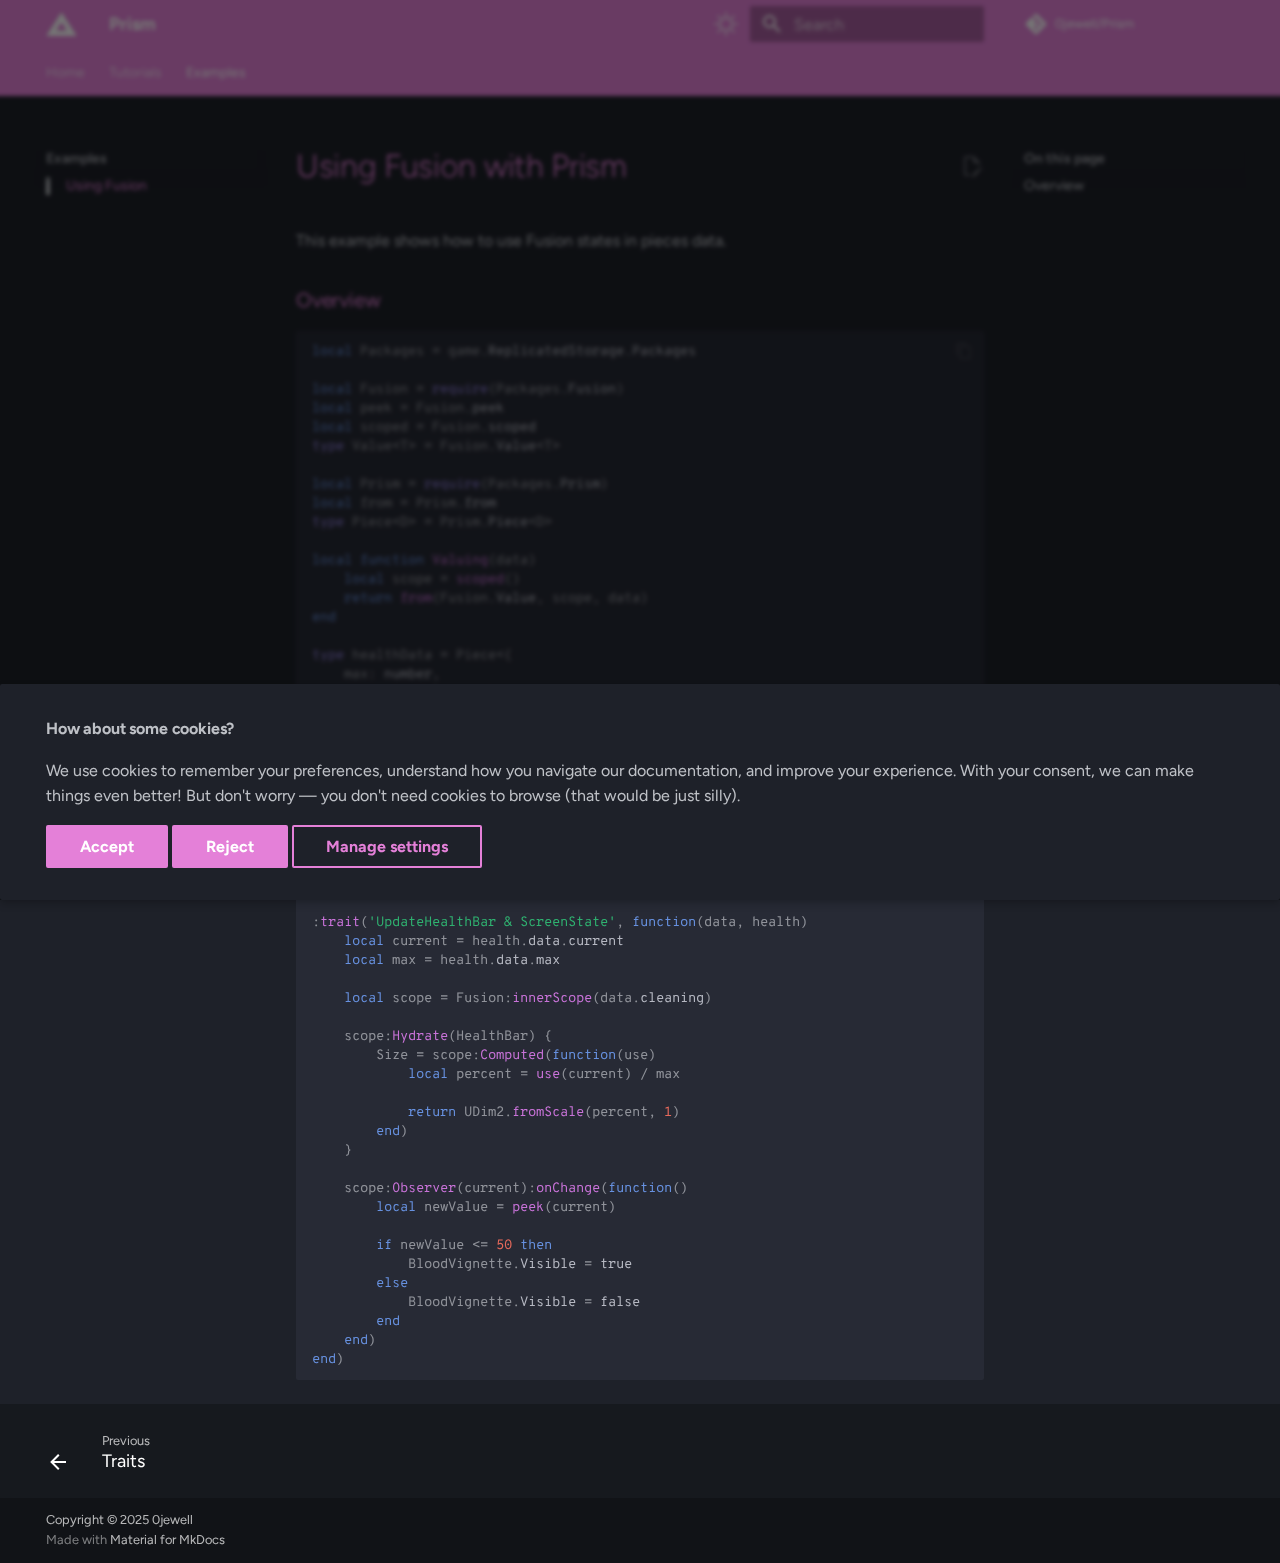
<file: Examples/Fusion/index.html>
<!doctype html>
<html lang="en" class="no-js">
  <head>
    
      <meta charset="utf-8">
      <meta name="viewport" content="width=device-width,initial-scale=1">
      
      
      
      
        <link rel="prev" href="../../Concepts/Traits/">
      
      
      
      <link rel="icon" href="../../assets/favicon.png">
      <meta name="generator" content="mkdocs-1.6.1, mkdocs-material-9.6.15">
    
    
      
        <title>Using Fusion - Prism</title>
      
    
    
      <link rel="stylesheet" href="../../assets/stylesheets/main.342714a4.min.css">
      
        
        <link rel="stylesheet" href="../../assets/stylesheets/palette.06af60db.min.css">
      
      


    
    
      
    
    
      
        
        
        <link rel="preconnect" href="https://fonts.gstatic.com" crossorigin>
        <link rel="stylesheet" href="https://fonts.googleapis.com/css?family=Figtree:300,300i,400,400i,700,700i%7COverpass+Mono:400,400i,700,700i&display=fallback">
        <style>:root{--md-text-font:"Figtree";--md-code-font:"Overpass Mono"}</style>
      
    
    
      <link rel="stylesheet" href="../../assets/themes/colors.css">
    
      <link rel="stylesheet" href="../../assets/themes/page.css">
    
      <link rel="stylesheet" href="../../assets/themes/paragraph.css">
    
    <script>__md_scope=new URL("../..",location),__md_hash=e=>[...e].reduce(((e,_)=>(e<<5)-e+_.charCodeAt(0)),0),__md_get=(e,_=localStorage,t=__md_scope)=>JSON.parse(_.getItem(t.pathname+"."+e)),__md_set=(e,_,t=localStorage,a=__md_scope)=>{try{t.setItem(a.pathname+"."+e,JSON.stringify(_))}catch(e){}}</script>
    
      

    
    
    
  </head>
  
  
    
    
      
    
    
    
    
    <body dir="ltr" data-md-color-scheme="slate" data-md-color-primary="custom" data-md-color-accent="custom">
  
    
    <input class="md-toggle" data-md-toggle="drawer" type="checkbox" id="__drawer" autocomplete="off">
    <input class="md-toggle" data-md-toggle="search" type="checkbox" id="__search" autocomplete="off">
    <label class="md-overlay" for="__drawer"></label>
    <div data-md-component="skip">
      
        
        <a href="#using-fusion-with-prism" class="md-skip">
          Skip to content
        </a>
      
    </div>
    <div data-md-component="announce">
      
    </div>
    
    
      

<header class="md-header" data-md-component="header">
  <nav class="md-header__inner md-grid" aria-label="Header">
    <a href="../.." title="Prism" class="md-header__button md-logo" aria-label="Prism" data-md-component="logo">
      
  <img src="../../assets/logo.svg" alt="logo">

    </a>
    <label class="md-header__button md-icon" for="__drawer">
      
      <svg xmlns="http://www.w3.org/2000/svg" viewBox="0 0 24 24"><path d="M3 6h18v2H3zm0 5h18v2H3zm0 5h18v2H3z"/></svg>
    </label>
    <div class="md-header__title" data-md-component="header-title">
      <div class="md-header__ellipsis">
        <div class="md-header__topic">
          <span class="md-ellipsis">
            Prism
          </span>
        </div>
        <div class="md-header__topic" data-md-component="header-topic">
          <span class="md-ellipsis">
            
              Using Fusion
            
          </span>
        </div>
      </div>
    </div>
    
      
        <form class="md-header__option" data-md-component="palette">
  
    
    
    
    <input class="md-option" data-md-color-media="" data-md-color-scheme="slate" data-md-color-primary="custom" data-md-color-accent="custom"  aria-label="Switch to Light theme"  type="radio" name="__palette" id="__palette_0">
    
      <label class="md-header__button md-icon" title="Switch to Light theme" for="__palette_1" hidden>
        <svg xmlns="http://www.w3.org/2000/svg" viewBox="0 0 24 24"><path d="M12 19a7 7 0 1 1 0-14 7 7 0 0 1 0 14m0-1.5a5.5 5.5 0 1 0 0-11 5.5 5.5 0 1 0 0 11m-5.657.157a.75.75 0 0 1 0 1.06l-1.768 1.768a.749.749 0 0 1-1.275-.326.75.75 0 0 1 .215-.734l1.767-1.768a.75.75 0 0 1 1.061 0M3.515 3.515a.75.75 0 0 1 1.06 0l1.768 1.768a.749.749 0 0 1-.326 1.275.75.75 0 0 1-.734-.215L3.515 4.575a.75.75 0 0 1 0-1.06M12 0a.75.75 0 0 1 .75.75v2.5a.75.75 0 0 1-1.5 0V.75A.75.75 0 0 1 12 0M4 12a.75.75 0 0 1-.75.75H.75a.75.75 0 0 1 0-1.5h2.5A.75.75 0 0 1 4 12m8 8a.75.75 0 0 1 .75.75v2.5a.75.75 0 0 1-1.5 0v-2.5A.75.75 0 0 1 12 20m12-8a.75.75 0 0 1-.75.75h-2.5a.75.75 0 0 1 0-1.5h2.5A.75.75 0 0 1 24 12m-6.343 5.657a.75.75 0 0 1 1.06 0l1.768 1.768a.75.75 0 0 1-.018 1.042.75.75 0 0 1-1.042.018l-1.768-1.767a.75.75 0 0 1 0-1.061m2.828-14.142a.75.75 0 0 1 0 1.06l-1.768 1.768a.75.75 0 0 1-1.042-.018.75.75 0 0 1-.018-1.042l1.767-1.768a.75.75 0 0 1 1.061 0"/></svg>
      </label>
    
  
    
    
    
    <input class="md-option" data-md-color-media="" data-md-color-scheme="default" data-md-color-primary="custom" data-md-color-accent="custom"  aria-label="Switch to Dark theme"  type="radio" name="__palette" id="__palette_1">
    
      <label class="md-header__button md-icon" title="Switch to Dark theme" for="__palette_0" hidden>
        <svg xmlns="http://www.w3.org/2000/svg" viewBox="0 0 24 24"><path d="M14.768 3.96zl-.002-.005a9 9 0 0 0-.218-.779c-.13-.394.21-.8.602-.67q.435.144.855.328l.01.005A10.002 10.002 0 0 1 12 22a10 10 0 0 1-9.162-5.985l-.004-.01a10 10 0 0 1-.329-.855c-.13-.392.277-.732.67-.602q.386.126.78.218l.004.002A9 9 0 0 0 14.999 6a9 9 0 0 0-.231-2.04M16.5 6c0 5.799-4.701 10.5-10.5 10.5q-.64 0-1.26-.075A8.5 8.5 0 1 0 16.425 4.74q.075.62.075 1.259Z"/></svg>
      </label>
    
  
</form>
      
    
    
      <script>var palette=__md_get("__palette");if(palette&&palette.color){if("(prefers-color-scheme)"===palette.color.media){var media=matchMedia("(prefers-color-scheme: light)"),input=document.querySelector(media.matches?"[data-md-color-media='(prefers-color-scheme: light)']":"[data-md-color-media='(prefers-color-scheme: dark)']");palette.color.media=input.getAttribute("data-md-color-media"),palette.color.scheme=input.getAttribute("data-md-color-scheme"),palette.color.primary=input.getAttribute("data-md-color-primary"),palette.color.accent=input.getAttribute("data-md-color-accent")}for(var[key,value]of Object.entries(palette.color))document.body.setAttribute("data-md-color-"+key,value)}</script>
    
    
    
      
      
        <label class="md-header__button md-icon" for="__search">
          
          <svg xmlns="http://www.w3.org/2000/svg" viewBox="0 0 24 24"><path d="M9.5 3A6.5 6.5 0 0 1 16 9.5c0 1.61-.59 3.09-1.56 4.23l.27.27h.79l5 5-1.5 1.5-5-5v-.79l-.27-.27A6.52 6.52 0 0 1 9.5 16 6.5 6.5 0 0 1 3 9.5 6.5 6.5 0 0 1 9.5 3m0 2C7 5 5 7 5 9.5S7 14 9.5 14 14 12 14 9.5 12 5 9.5 5"/></svg>
        </label>
        <div class="md-search" data-md-component="search" role="dialog">
  <label class="md-search__overlay" for="__search"></label>
  <div class="md-search__inner" role="search">
    <form class="md-search__form" name="search">
      <input type="text" class="md-search__input" name="query" aria-label="Search" placeholder="Search" autocapitalize="off" autocorrect="off" autocomplete="off" spellcheck="false" data-md-component="search-query" required>
      <label class="md-search__icon md-icon" for="__search">
        
        <svg xmlns="http://www.w3.org/2000/svg" viewBox="0 0 24 24"><path d="M9.5 3A6.5 6.5 0 0 1 16 9.5c0 1.61-.59 3.09-1.56 4.23l.27.27h.79l5 5-1.5 1.5-5-5v-.79l-.27-.27A6.52 6.52 0 0 1 9.5 16 6.5 6.5 0 0 1 3 9.5 6.5 6.5 0 0 1 9.5 3m0 2C7 5 5 7 5 9.5S7 14 9.5 14 14 12 14 9.5 12 5 9.5 5"/></svg>
        
        <svg xmlns="http://www.w3.org/2000/svg" viewBox="0 0 24 24"><path d="M20 11v2H8l5.5 5.5-1.42 1.42L4.16 12l7.92-7.92L13.5 5.5 8 11z"/></svg>
      </label>
      <nav class="md-search__options" aria-label="Search">
        
          <a href="javascript:void(0)" class="md-search__icon md-icon" title="Share" aria-label="Share" data-clipboard data-clipboard-text="" data-md-component="search-share" tabindex="-1">
            
            <svg xmlns="http://www.w3.org/2000/svg" viewBox="0 0 24 24"><path d="M18 16.08c-.76 0-1.44.3-1.96.77L8.91 12.7c.05-.23.09-.46.09-.7s-.04-.47-.09-.7l7.05-4.11c.54.5 1.25.81 2.04.81a3 3 0 0 0 3-3 3 3 0 0 0-3-3 3 3 0 0 0-3 3c0 .24.04.47.09.7L8.04 9.81C7.5 9.31 6.79 9 6 9a3 3 0 0 0-3 3 3 3 0 0 0 3 3c.79 0 1.5-.31 2.04-.81l7.12 4.15c-.05.21-.08.43-.08.66 0 1.61 1.31 2.91 2.92 2.91s2.92-1.3 2.92-2.91A2.92 2.92 0 0 0 18 16.08"/></svg>
          </a>
        
        <button type="reset" class="md-search__icon md-icon" title="Clear" aria-label="Clear" tabindex="-1">
          
          <svg xmlns="http://www.w3.org/2000/svg" viewBox="0 0 24 24"><path d="M19 6.41 17.59 5 12 10.59 6.41 5 5 6.41 10.59 12 5 17.59 6.41 19 12 13.41 17.59 19 19 17.59 13.41 12z"/></svg>
        </button>
      </nav>
      
        <div class="md-search__suggest" data-md-component="search-suggest"></div>
      
    </form>
    <div class="md-search__output">
      <div class="md-search__scrollwrap" tabindex="0" data-md-scrollfix>
        <div class="md-search-result" data-md-component="search-result">
          <div class="md-search-result__meta">
            Initializing search
          </div>
          <ol class="md-search-result__list" role="presentation"></ol>
        </div>
      </div>
    </div>
  </div>
</div>
      
    
    
      <div class="md-header__source">
        <a href="https://github.com/0jewell/Prism" title="Go to repository" class="md-source" data-md-component="source">
  <div class="md-source__icon md-icon">
    
    <svg xmlns="http://www.w3.org/2000/svg" viewBox="0 0 448 512"><!--! Font Awesome Free 6.7.2 by @fontawesome - https://fontawesome.com License - https://fontawesome.com/license/free (Icons: CC BY 4.0, Fonts: SIL OFL 1.1, Code: MIT License) Copyright 2024 Fonticons, Inc.--><path d="M439.55 236.05 244 40.45a28.87 28.87 0 0 0-40.81 0l-40.66 40.63 51.52 51.52c27.06-9.14 52.68 16.77 43.39 43.68l49.66 49.66c34.23-11.8 61.18 31 35.47 56.69-26.49 26.49-70.21-2.87-56-37.34L240.22 199v121.85c25.3 12.54 22.26 41.85 9.08 55a34.34 34.34 0 0 1-48.55 0c-17.57-17.6-11.07-46.91 11.25-56v-123c-20.8-8.51-24.6-30.74-18.64-45L142.57 101 8.45 235.14a28.86 28.86 0 0 0 0 40.81l195.61 195.6a28.86 28.86 0 0 0 40.8 0l194.69-194.69a28.86 28.86 0 0 0 0-40.81"/></svg>
  </div>
  <div class="md-source__repository">
    0jewell/Prism
  </div>
</a>
      </div>
    
  </nav>
  
</header>
    
    <div class="md-container" data-md-component="container">
      
      
        
          
            
<nav class="md-tabs" aria-label="Tabs" data-md-component="tabs">
  <div class="md-grid">
    <ul class="md-tabs__list">
      
        
  
  
  
  
    <li class="md-tabs__item">
      <a href="../.." class="md-tabs__link">
        
  
  
    
  
  Home

      </a>
    </li>
  

      
        
  
  
  
  
    
    
      <li class="md-tabs__item">
        <a href="../../Tutorials/Installing/" class="md-tabs__link">
          
  
  
    
  
  Tutorials

        </a>
      </li>
    
  

      
        
  
  
  
    
  
  
    
    
      <li class="md-tabs__item md-tabs__item--active">
        <a href="./" class="md-tabs__link">
          
  
  
    
  
  Examples

        </a>
      </li>
    
  

      
    </ul>
  </div>
</nav>
          
        
      
      <main class="md-main" data-md-component="main">
        <div class="md-main__inner md-grid">
          
            
              
              <div class="md-sidebar md-sidebar--primary" data-md-component="sidebar" data-md-type="navigation" >
                <div class="md-sidebar__scrollwrap">
                  <div class="md-sidebar__inner">
                    


  


<nav class="md-nav md-nav--primary md-nav--lifted" aria-label="Navigation" data-md-level="0">
  <label class="md-nav__title" for="__drawer">
    <a href="../.." title="Prism" class="md-nav__button md-logo" aria-label="Prism" data-md-component="logo">
      
  <img src="../../assets/logo.svg" alt="logo">

    </a>
    Prism
  </label>
  
    <div class="md-nav__source">
      <a href="https://github.com/0jewell/Prism" title="Go to repository" class="md-source" data-md-component="source">
  <div class="md-source__icon md-icon">
    
    <svg xmlns="http://www.w3.org/2000/svg" viewBox="0 0 448 512"><!--! Font Awesome Free 6.7.2 by @fontawesome - https://fontawesome.com License - https://fontawesome.com/license/free (Icons: CC BY 4.0, Fonts: SIL OFL 1.1, Code: MIT License) Copyright 2024 Fonticons, Inc.--><path d="M439.55 236.05 244 40.45a28.87 28.87 0 0 0-40.81 0l-40.66 40.63 51.52 51.52c27.06-9.14 52.68 16.77 43.39 43.68l49.66 49.66c34.23-11.8 61.18 31 35.47 56.69-26.49 26.49-70.21-2.87-56-37.34L240.22 199v121.85c25.3 12.54 22.26 41.85 9.08 55a34.34 34.34 0 0 1-48.55 0c-17.57-17.6-11.07-46.91 11.25-56v-123c-20.8-8.51-24.6-30.74-18.64-45L142.57 101 8.45 235.14a28.86 28.86 0 0 0 0 40.81l195.61 195.6a28.86 28.86 0 0 0 40.8 0l194.69-194.69a28.86 28.86 0 0 0 0-40.81"/></svg>
  </div>
  <div class="md-source__repository">
    0jewell/Prism
  </div>
</a>
    </div>
  
  <ul class="md-nav__list" data-md-scrollfix>
    
      
      
  
  
  
  
    <li class="md-nav__item">
      <a href="../.." class="md-nav__link">
        
  
  
  <span class="md-ellipsis">
    Home
    
  </span>
  

      </a>
    </li>
  

    
      
      
  
  
  
  
    
    
      
        
      
        
      
        
      
    
    
    
      
      
        
      
    
    
    <li class="md-nav__item md-nav__item--nested">
      
        
        
          
        
        <input class="md-nav__toggle md-toggle md-toggle--indeterminate" type="checkbox" id="__nav_2" >
        
          
          <label class="md-nav__link" for="__nav_2" id="__nav_2_label" tabindex="0">
            
  
  
  <span class="md-ellipsis">
    Tutorials
    
  </span>
  

            <span class="md-nav__icon md-icon"></span>
          </label>
        
        <nav class="md-nav" data-md-level="1" aria-labelledby="__nav_2_label" aria-expanded="false">
          <label class="md-nav__title" for="__nav_2">
            <span class="md-nav__icon md-icon"></span>
            Tutorials
          </label>
          <ul class="md-nav__list" data-md-scrollfix>
            
              
                
  
  
  
  
    <li class="md-nav__item">
      <a href="../../Tutorials/Installing/" class="md-nav__link">
        
  
  
  <span class="md-ellipsis">
    Installing
    
  </span>
  

      </a>
    </li>
  

              
            
              
                
  
  
  
  
    <li class="md-nav__item">
      <a href="../../Tutorials/Importing/" class="md-nav__link">
        
  
  
  <span class="md-ellipsis">
    Importing
    
  </span>
  

      </a>
    </li>
  

              
            
              
                
  
  
  
  
    
    
      
        
      
        
      
    
    
    
      
      
        
      
    
    
    <li class="md-nav__item md-nav__item--nested">
      
        
        
          
        
        <input class="md-nav__toggle md-toggle md-toggle--indeterminate" type="checkbox" id="__nav_2_3" >
        
          
          <label class="md-nav__link" for="__nav_2_3" id="__nav_2_3_label" tabindex="0">
            
  
  
  <span class="md-ellipsis">
    Concepts
    
  </span>
  

            <span class="md-nav__icon md-icon"></span>
          </label>
        
        <nav class="md-nav" data-md-level="2" aria-labelledby="__nav_2_3_label" aria-expanded="false">
          <label class="md-nav__title" for="__nav_2_3">
            <span class="md-nav__icon md-icon"></span>
            Concepts
          </label>
          <ul class="md-nav__list" data-md-scrollfix>
            
              
                
  
  
  
  
    <li class="md-nav__item">
      <a href="../../Concepts/Entities/" class="md-nav__link">
        
  
  
  <span class="md-ellipsis">
    Entities
    
  </span>
  

      </a>
    </li>
  

              
            
              
                
  
  
  
  
    <li class="md-nav__item">
      <a href="../../Concepts/Traits/" class="md-nav__link">
        
  
  
  <span class="md-ellipsis">
    Traits
    
  </span>
  

      </a>
    </li>
  

              
            
          </ul>
        </nav>
      
    </li>
  

              
            
          </ul>
        </nav>
      
    </li>
  

    
      
      
  
  
    
  
  
  
    
    
      
        
      
    
    
    
      
        
        
      
      
        
      
    
    
    <li class="md-nav__item md-nav__item--active md-nav__item--section md-nav__item--nested">
      
        
        
        <input class="md-nav__toggle md-toggle " type="checkbox" id="__nav_3" checked>
        
          
          <label class="md-nav__link" for="__nav_3" id="__nav_3_label" tabindex="">
            
  
  
  <span class="md-ellipsis">
    Examples
    
  </span>
  

            <span class="md-nav__icon md-icon"></span>
          </label>
        
        <nav class="md-nav" data-md-level="1" aria-labelledby="__nav_3_label" aria-expanded="true">
          <label class="md-nav__title" for="__nav_3">
            <span class="md-nav__icon md-icon"></span>
            Examples
          </label>
          <ul class="md-nav__list" data-md-scrollfix>
            
              
                
  
  
    
  
  
  
    <li class="md-nav__item md-nav__item--active">
      
      <input class="md-nav__toggle md-toggle" type="checkbox" id="__toc">
      
      
        
      
      
        <label class="md-nav__link md-nav__link--active" for="__toc">
          
  
  
  <span class="md-ellipsis">
    Using Fusion
    
  </span>
  

          <span class="md-nav__icon md-icon"></span>
        </label>
      
      <a href="./" class="md-nav__link md-nav__link--active">
        
  
  
  <span class="md-ellipsis">
    Using Fusion
    
  </span>
  

      </a>
      
        

  

<nav class="md-nav md-nav--secondary" aria-label="On this page">
  
  
  
    
  
  
    <label class="md-nav__title" for="__toc">
      <span class="md-nav__icon md-icon"></span>
      On this page
    </label>
    <ul class="md-nav__list" data-md-component="toc" data-md-scrollfix>
      
        <li class="md-nav__item">
  <a href="#overview" class="md-nav__link">
    <span class="md-ellipsis">
      Overview
    </span>
  </a>
  
</li>
      
    </ul>
  
</nav>
      
    </li>
  

              
            
          </ul>
        </nav>
      
    </li>
  

    
  </ul>
</nav>
                  </div>
                </div>
              </div>
            
            
              
              <div class="md-sidebar md-sidebar--secondary" data-md-component="sidebar" data-md-type="toc" >
                <div class="md-sidebar__scrollwrap">
                  <div class="md-sidebar__inner">
                    

  

<nav class="md-nav md-nav--secondary" aria-label="On this page">
  
  
  
    
  
  
    <label class="md-nav__title" for="__toc">
      <span class="md-nav__icon md-icon"></span>
      On this page
    </label>
    <ul class="md-nav__list" data-md-component="toc" data-md-scrollfix>
      
        <li class="md-nav__item">
  <a href="#overview" class="md-nav__link">
    <span class="md-ellipsis">
      Overview
    </span>
  </a>
  
</li>
      
    </ul>
  
</nav>
                  </div>
                </div>
              </div>
            
          
          
            <div class="md-content" data-md-component="content">
              <article class="md-content__inner md-typeset">
                
                  


  
    <a href="https://github.com/0jewell/Prism/edit/main/docs/Examples/Fusion.md" title="Edit this page" class="md-content__button md-icon" rel="edit">
      
      <svg xmlns="http://www.w3.org/2000/svg" viewBox="0 0 24 24"><path d="M10 20H6V4h7v5h5v3.1l2-2V8l-6-6H6c-1.1 0-2 .9-2 2v16c0 1.1.9 2 2 2h4zm10.2-7c.1 0 .3.1.4.2l1.3 1.3c.2.2.2.6 0 .8l-1 1-2.1-2.1 1-1c.1-.1.2-.2.4-.2m0 3.9L14.1 23H12v-2.1l6.1-6.1z"/></svg>
    </a>
  
  


<h1 id="using-fusion-with-prism">Using Fusion with Prism</h1>
<p>This example shows how to use Fusion states in pieces data.</p>
<h3 id="overview">Overview</h3>
<div class="highlight"><pre><span></span><code><span class="kd">local</span><span class="w"> </span><span class="nv">Packages</span><span class="w"> </span><span class="o">=</span><span class="w"> </span><span class="nv">game</span><span class="p">.</span><span class="py">ReplicatedStorage</span><span class="p">.</span><span class="py">Packages</span>

<span class="kd">local</span><span class="w"> </span><span class="nv">Fusion</span><span class="w"> </span><span class="o">=</span><span class="w"> </span><span class="nb">require</span><span class="p">(</span><span class="nv">Packages</span><span class="p">.</span><span class="py">Fusion</span><span class="p">)</span>
<span class="kd">local</span><span class="w"> </span><span class="nv">peek</span><span class="w"> </span><span class="o">=</span><span class="w"> </span><span class="nv">Fusion</span><span class="p">.</span><span class="py">peek</span>
<span class="kd">local</span><span class="w"> </span><span class="nv">scoped</span><span class="w"> </span><span class="o">=</span><span class="w"> </span><span class="nv">Fusion</span><span class="p">.</span><span class="py">scoped</span>
<span class="nb">type</span><span class="w"> </span><span class="nv">Value</span><span class="o">&lt;</span><span class="nv">T</span><span class="o">&gt;</span><span class="w"> </span><span class="o">=</span><span class="w"> </span><span class="nv">Fusion</span><span class="p">.</span><span class="py">Value</span><span class="o">&lt;</span><span class="nv">T</span><span class="o">&gt;</span>

<span class="kd">local</span><span class="w"> </span><span class="nv">Prism</span><span class="w"> </span><span class="o">=</span><span class="w"> </span><span class="nb">require</span><span class="p">(</span><span class="nv">Packages</span><span class="p">.</span><span class="py">Prism</span><span class="p">)</span>
<span class="kd">local</span><span class="w"> </span><span class="nv">from</span><span class="w"> </span><span class="o">=</span><span class="w"> </span><span class="nv">Prism</span><span class="p">.</span><span class="py">from</span>
<span class="nb">type</span><span class="w"> </span><span class="nv">Piece</span><span class="o">&lt;</span><span class="nv">D</span><span class="o">&gt;</span><span class="w"> </span><span class="o">=</span><span class="w"> </span><span class="nv">Prism</span><span class="p">.</span><span class="py">Piece</span><span class="o">&lt;</span><span class="nv">D</span><span class="o">&gt;</span>

<span class="kd">local</span><span class="w"> </span><span class="kr">function</span><span class="w"> </span><span class="nf">Valuing</span><span class="p">(</span><span class="nv">data</span><span class="p">)</span>
<span class="w">    </span><span class="kd">local</span><span class="w"> </span><span class="nv">scope</span><span class="w"> </span><span class="o">=</span><span class="w"> </span><span class="nf">scoped</span><span class="p">()</span>
<span class="w">    </span><span class="kr">return</span><span class="w"> </span><span class="nf">from</span><span class="p">(</span><span class="nv">Fusion</span><span class="p">.</span><span class="py">Value</span><span class="p">,</span><span class="w"> </span><span class="nv">scope</span><span class="p">,</span><span class="w"> </span><span class="nv">data</span><span class="p">)</span>
<span class="kr">end</span>

<span class="nb">type</span><span class="w"> </span><span class="nv">healthData</span><span class="w"> </span><span class="o">=</span><span class="w"> </span><span class="nv">Piece</span><span class="o">&lt;</span><span class="p">{</span><span class="w"> </span>
<span class="w">    </span><span class="nv">max</span><span class="p">:</span><span class="w"> </span><span class="py">number</span><span class="p">,</span>
<span class="w">    </span><span class="nv">current</span><span class="p">:</span><span class="w"> </span><span class="py">Value</span><span class="o">&lt;</span><span class="nv">number</span><span class="o">&gt;</span>
<span class="p">}</span><span class="o">&gt;</span>
<span class="kd">local</span><span class="w"> </span><span class="nv">health</span><span class="p">:</span><span class="w"> </span><span class="py">healthData</span><span class="w"> </span><span class="o">=</span><span class="w"> </span><span class="nv">Prism</span><span class="p">.</span><span class="py">Piece</span><span class="w"> </span><span class="p">{</span>
<span class="w">    </span><span class="nv">max</span><span class="w"> </span><span class="o">=</span><span class="w"> </span><span class="mi">100</span><span class="p">,</span>
<span class="w">    </span><span class="nv">current</span><span class="w"> </span><span class="o">=</span><span class="w"> </span><span class="nf">Valuing</span><span class="p">(</span><span class="mi">100</span><span class="p">)</span>
<span class="p">}</span>

<span class="kd">local</span><span class="w"> </span><span class="nv">HealthBar</span><span class="w"> </span><span class="o">=</span><span class="w"> </span><span class="nv">Instance</span><span class="p">.</span><span class="nf">new</span><span class="p">(</span><span class="s1">&#39;Frame&#39;</span><span class="p">)</span>
<span class="kd">local</span><span class="w"> </span><span class="nv">BloodVignette</span><span class="w"> </span><span class="o">=</span><span class="w"> </span><span class="nv">Instance</span><span class="p">.</span><span class="nf">new</span><span class="p">(</span><span class="s1">&#39;Frame&#39;</span><span class="p">)</span>

<span class="kr">return</span><span class="w"> </span><span class="nv">Prism</span><span class="p">.</span><span class="py">Query</span><span class="w"> </span><span class="p">{</span><span class="w"> </span><span class="nv">query</span><span class="w"> </span><span class="o">=</span><span class="w"> </span><span class="kr">function</span><span class="p">()</span><span class="w"> </span><span class="kr">return</span><span class="w"> </span><span class="nv">health</span><span class="w"> </span><span class="kr">end</span><span class="w"> </span><span class="p">}</span>

<span class="p">:</span><span class="nf">trait</span><span class="p">(</span><span class="s1">&#39;UpdateHealthBar &amp; ScreenState&#39;</span><span class="p">,</span><span class="w"> </span><span class="kr">function</span><span class="p">(</span><span class="nv">data</span><span class="p">,</span><span class="w"> </span><span class="nv">health</span><span class="p">)</span>
<span class="w">    </span><span class="kd">local</span><span class="w"> </span><span class="nv">current</span><span class="w"> </span><span class="o">=</span><span class="w"> </span><span class="nv">health</span><span class="p">.</span><span class="py">data</span><span class="p">.</span><span class="py">current</span>
<span class="w">    </span><span class="kd">local</span><span class="w"> </span><span class="nv">max</span><span class="w"> </span><span class="o">=</span><span class="w"> </span><span class="nv">health</span><span class="p">.</span><span class="py">data</span><span class="p">.</span><span class="py">max</span>

<span class="w">    </span><span class="kd">local</span><span class="w"> </span><span class="nv">scope</span><span class="w"> </span><span class="o">=</span><span class="w"> </span><span class="nv">Fusion</span><span class="p">:</span><span class="nf">innerScope</span><span class="p">(</span><span class="nv">data</span><span class="p">.</span><span class="py">cleaning</span><span class="p">)</span>

<span class="w">    </span><span class="nv">scope</span><span class="p">:</span><span class="nf">Hydrate</span><span class="p">(</span><span class="nv">HealthBar</span><span class="p">)</span><span class="w"> </span><span class="p">{</span>
<span class="w">        </span><span class="nv">Size</span><span class="w"> </span><span class="o">=</span><span class="w"> </span><span class="nv">scope</span><span class="p">:</span><span class="nf">Computed</span><span class="p">(</span><span class="kr">function</span><span class="p">(</span><span class="nv">use</span><span class="p">)</span>
<span class="w">            </span><span class="kd">local</span><span class="w"> </span><span class="nv">percent</span><span class="w"> </span><span class="o">=</span><span class="w"> </span><span class="nf">use</span><span class="p">(</span><span class="nv">current</span><span class="p">)</span><span class="w"> </span><span class="o">/</span><span class="w"> </span><span class="nv">max</span>

<span class="w">            </span><span class="kr">return</span><span class="w"> </span><span class="nv">UDim2</span><span class="p">.</span><span class="nf">fromScale</span><span class="p">(</span><span class="nv">percent</span><span class="p">,</span><span class="w"> </span><span class="mi">1</span><span class="p">)</span>
<span class="w">        </span><span class="kr">end</span><span class="p">)</span>
<span class="w">    </span><span class="p">}</span>

<span class="w">    </span><span class="nv">scope</span><span class="p">:</span><span class="nf">Observer</span><span class="p">(</span><span class="nv">current</span><span class="p">):</span><span class="nf">onChange</span><span class="p">(</span><span class="kr">function</span><span class="p">()</span>
<span class="w">        </span><span class="kd">local</span><span class="w"> </span><span class="nv">newValue</span><span class="w"> </span><span class="o">=</span><span class="w"> </span><span class="nf">peek</span><span class="p">(</span><span class="nv">current</span><span class="p">)</span>

<span class="w">        </span><span class="kr">if</span><span class="w"> </span><span class="nv">newValue</span><span class="w"> </span><span class="o">&lt;=</span><span class="w"> </span><span class="mi">50</span><span class="w"> </span><span class="kr">then</span>
<span class="w">            </span><span class="nv">BloodVignette</span><span class="p">.</span><span class="py">Visible</span><span class="w"> </span><span class="o">=</span><span class="w"> </span><span class="kc">true</span>
<span class="w">        </span><span class="kr">else</span>
<span class="w">            </span><span class="nv">BloodVignette</span><span class="p">.</span><span class="py">Visible</span><span class="w"> </span><span class="o">=</span><span class="w"> </span><span class="kc">false</span>
<span class="w">        </span><span class="kr">end</span>
<span class="w">    </span><span class="kr">end</span><span class="p">)</span>
<span class="kr">end</span><span class="p">)</span>
</code></pre></div>












                
              </article>
            </div>
          
          
<script>var target=document.getElementById(location.hash.slice(1));target&&target.name&&(target.checked=target.name.startsWith("__tabbed_"))</script>
        </div>
        
          <button type="button" class="md-top md-icon" data-md-component="top" hidden>
  
  <svg xmlns="http://www.w3.org/2000/svg" viewBox="0 0 24 24"><path d="M13 20h-2V8l-5.5 5.5-1.42-1.42L12 4.16l7.92 7.92-1.42 1.42L13 8z"/></svg>
  Back to top
</button>
        
      </main>
      
        <footer class="md-footer">
  
    
      
      <nav class="md-footer__inner md-grid" aria-label="Footer" >
        
          
          <a href="../../Concepts/Traits/" class="md-footer__link md-footer__link--prev" aria-label="Previous: Traits">
            <div class="md-footer__button md-icon">
              
              <svg xmlns="http://www.w3.org/2000/svg" viewBox="0 0 24 24"><path d="M20 11v2H8l5.5 5.5-1.42 1.42L4.16 12l7.92-7.92L13.5 5.5 8 11z"/></svg>
            </div>
            <div class="md-footer__title">
              <span class="md-footer__direction">
                Previous
              </span>
              <div class="md-ellipsis">
                Traits
              </div>
            </div>
          </a>
        
        
      </nav>
    
  
  <div class="md-footer-meta md-typeset">
    <div class="md-footer-meta__inner md-grid">
      <div class="md-copyright">
  
    <div class="md-copyright__highlight">
      Copyright &copy; 2025 0jewell
    </div>
  
  
    Made with
    <a href="https://squidfunk.github.io/mkdocs-material/" target="_blank" rel="noopener">
      Material for MkDocs
    </a>
  
</div>
      
    </div>
  </div>
</footer>
      
    </div>
    <div class="md-dialog" data-md-component="dialog">
      <div class="md-dialog__inner md-typeset"></div>
    </div>
    
      <div class="md-progress" data-md-component="progress" role="progressbar"></div>
    
    
      <div class="md-consent" data-md-component="consent" id="__consent" hidden>
        <div class="md-consent__overlay"></div>
        <aside class="md-consent__inner">
          <form class="md-consent__form md-grid md-typeset" name="consent">
            



<h4>How about some cookies?</h4>
<p>We use cookies to remember your preferences, understand how you navigate our documentation,  and improve your experience. With your consent, we can make things even better!   But don't worry — you don't need cookies to browse (that would be just silly).  
</p>
<input class="md-toggle" type="checkbox" id="__settings" >
<div class="md-consent__settings">
  <ul class="task-list">
    
    
      
    
    
      
        
  
  
    
    
  
  <li class="task-list-item">
    <label class="task-list-control">
      <input type="checkbox" name="github" checked>
      <span class="task-list-indicator"></span>
      GitHub
    </label>
  </li>

      
    
    
  </ul>
</div>
<div class="md-consent__controls">
  
    
      <button class="md-button md-button--primary">Accept</button>
    
    
    
  
    
    
      <button type="reset" class="md-button md-button--primary">Reject</button>
    
    
  
    
    
    
      <label class="md-button" for="__settings">Manage settings</label>
    
  
</div>
          </form>
        </aside>
      </div>
      <script>var consent=__md_get("__consent");if(consent)for(var input of document.forms.consent.elements)input.name&&(input.checked=consent[input.name]||!1);else"file:"!==location.protocol&&setTimeout((function(){document.querySelector("[data-md-component=consent]").hidden=!1}),250);var form=document.forms.consent;for(var action of["submit","reset"])form.addEventListener(action,(function(e){if(e.preventDefault(),"reset"===e.type)for(var n of document.forms.consent.elements)n.name&&(n.checked=!1);__md_set("__consent",Object.fromEntries(Array.from(new FormData(form).keys()).map((function(e){return[e,!0]})))),location.hash="",location.reload()}))</script>
    
    
      
      <script id="__config" type="application/json">{"base": "../..", "features": ["navigation.tabs", "navigation.top", "navigation.tracking", "navigation.sections", "navigation.instant", "navigation.instant.progress", "navigation.indexes", "navigation.footer", "navigation.expand", "search.suggest", "search.highlight", "search.share", "content.action.edit", "content.code.copy", "content.code.annotate"], "search": "../../assets/javascripts/workers/search.d50fe291.min.js", "tags": null, "translations": {"clipboard.copied": "Copied to clipboard", "clipboard.copy": "Copy to clipboard", "search.result.more.one": "1 more on this page", "search.result.more.other": "# more on this page", "search.result.none": "No matching documents", "search.result.one": "1 matching document", "search.result.other": "# matching documents", "search.result.placeholder": "Type to start searching", "search.result.term.missing": "Missing", "select.version": "Select version"}, "version": null}</script>
    
    
      <script src="../../assets/javascripts/bundle.56ea9cef.min.js"></script>
      
    
  </body>
</html>
</file>
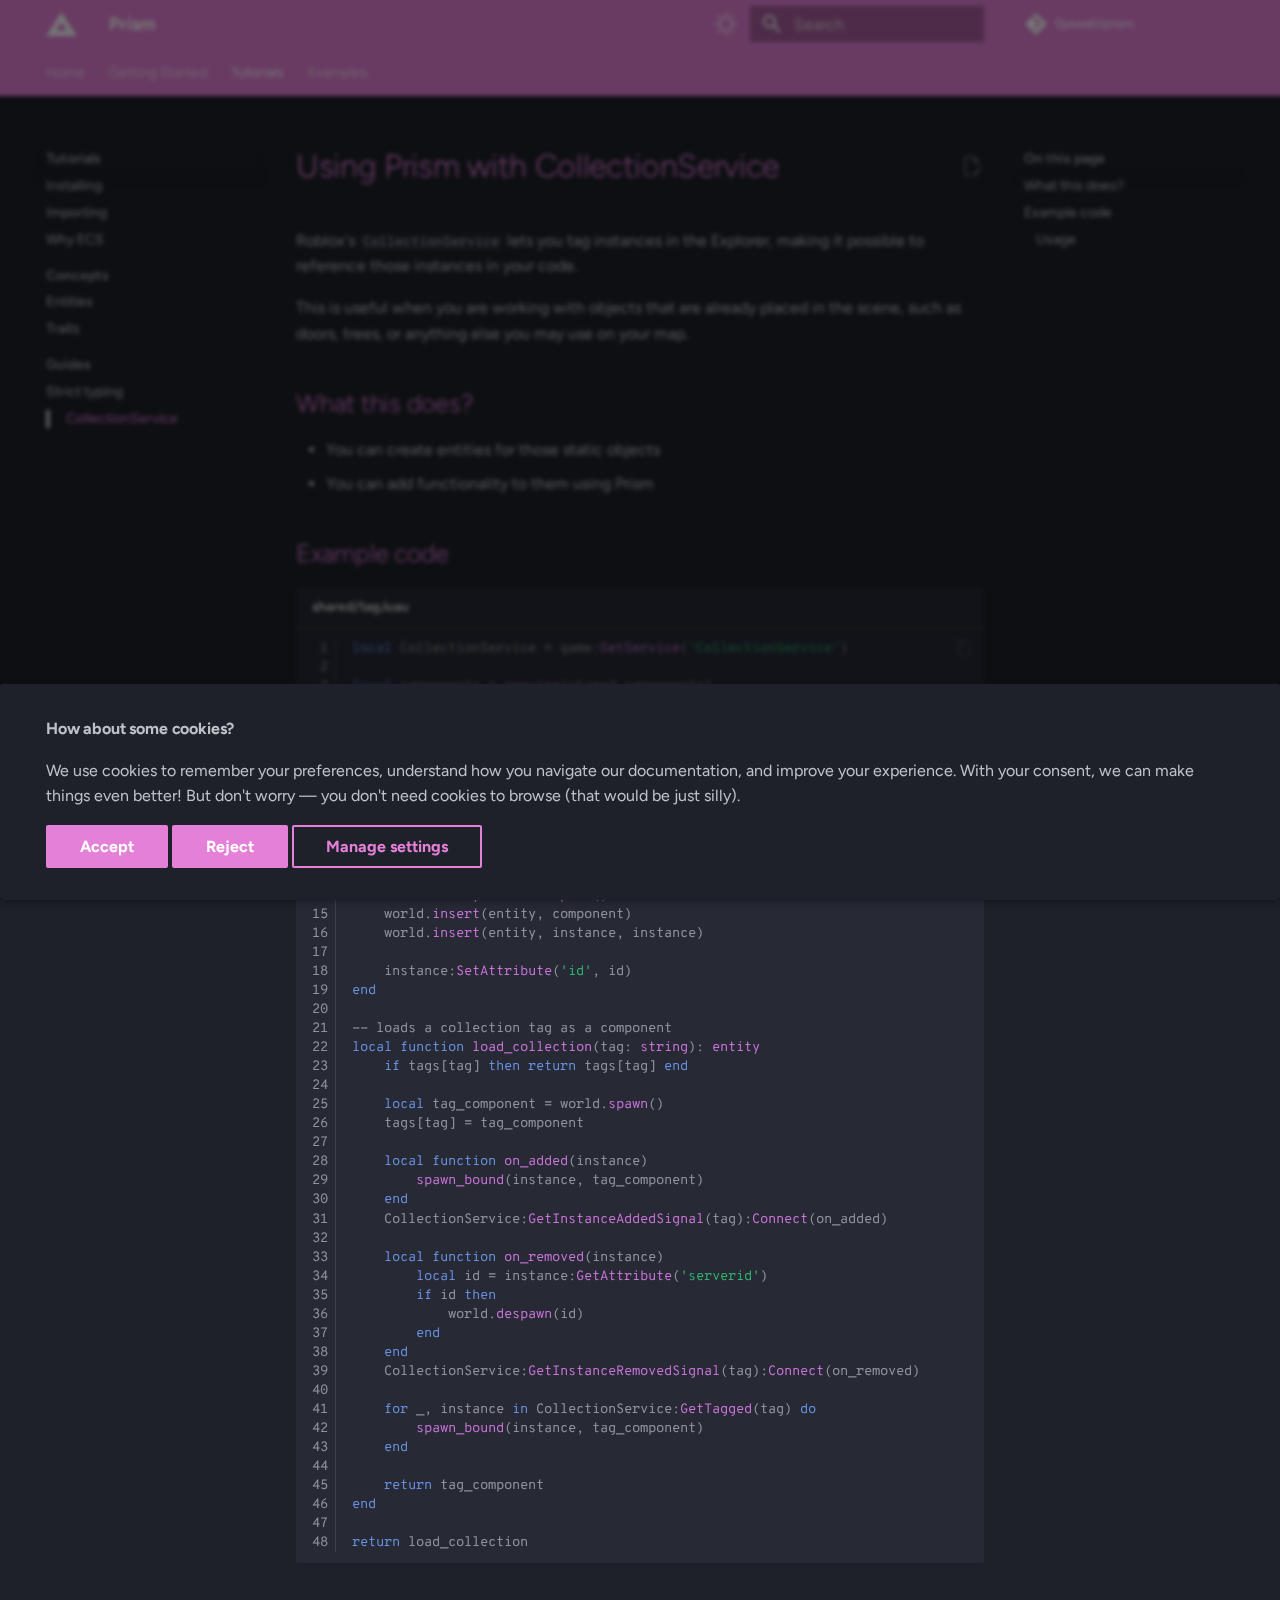
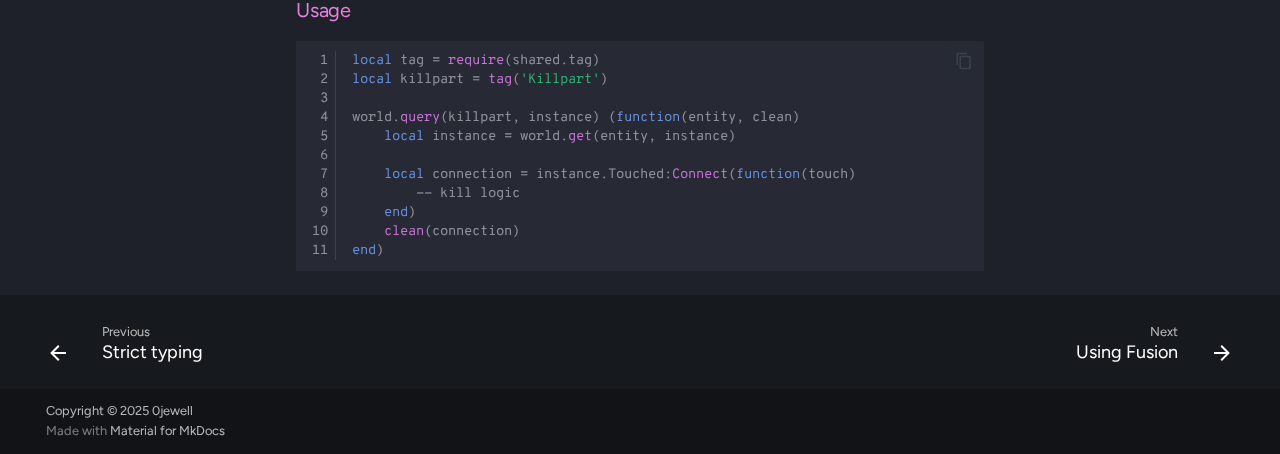
<file: Guides/Collection-service/index.html>
<!doctype html>
<html lang="en" class="no-js">
  <head>
    
      <meta charset="utf-8">
      <meta name="viewport" content="width=device-width,initial-scale=1">
      
      
      
      
        <link rel="prev" href="../Strict-typing/">
      
      
        <link rel="next" href="../../Examples/Fusion/">
      
      
        
      
      
      <link rel="icon" href="../../assets/favicon.png">
      <meta name="generator" content="mkdocs-1.6.1, mkdocs-material-9.7.0">
    
    
      
        <title>CollectionService - Prism</title>
      
    
    
      <link rel="stylesheet" href="../../assets/stylesheets/main.618322db.min.css">
      
        
        <link rel="stylesheet" href="../../assets/stylesheets/palette.ab4e12ef.min.css">
      
      


    
    
      
    
    
      
        
        
        <link rel="preconnect" href="https://fonts.gstatic.com" crossorigin>
        <link rel="stylesheet" href="https://fonts.googleapis.com/css?family=Figtree:300,300i,400,400i,700,700i%7COverpass+Mono:400,400i,700,700i&display=fallback">
        <style>:root{--md-text-font:"Figtree";--md-code-font:"Overpass Mono"}</style>
      
    
    
      <link rel="stylesheet" href="../../assets/themes/colors.css">
    
      <link rel="stylesheet" href="../../assets/themes/page.css">
    
      <link rel="stylesheet" href="../../assets/themes/paragraph.css">
    
    <script>__md_scope=new URL("../..",location),__md_hash=e=>[...e].reduce(((e,_)=>(e<<5)-e+_.charCodeAt(0)),0),__md_get=(e,_=localStorage,t=__md_scope)=>JSON.parse(_.getItem(t.pathname+"."+e)),__md_set=(e,_,t=localStorage,a=__md_scope)=>{try{t.setItem(a.pathname+"."+e,JSON.stringify(_))}catch(e){}}</script>
    
      

    
    
  </head>
  
  
    
    
      
    
    
    
    
    <body dir="ltr" data-md-color-scheme="slate" data-md-color-primary="custom" data-md-color-accent="custom">
  
    
    <input class="md-toggle" data-md-toggle="drawer" type="checkbox" id="__drawer" autocomplete="off">
    <input class="md-toggle" data-md-toggle="search" type="checkbox" id="__search" autocomplete="off">
    <label class="md-overlay" for="__drawer"></label>
    <div data-md-component="skip">
      
        
        <a href="#using-prism-with-collectionservice" class="md-skip">
          Skip to content
        </a>
      
    </div>
    <div data-md-component="announce">
      
    </div>
    
    
      

<header class="md-header" data-md-component="header">
  <nav class="md-header__inner md-grid" aria-label="Header">
    <a href="../.." title="Prism" class="md-header__button md-logo" aria-label="Prism" data-md-component="logo">
      
  <img src="../../assets/logo.svg" alt="logo">

    </a>
    <label class="md-header__button md-icon" for="__drawer">
      
      <svg xmlns="http://www.w3.org/2000/svg" viewBox="0 0 24 24"><path d="M3 6h18v2H3zm0 5h18v2H3zm0 5h18v2H3z"/></svg>
    </label>
    <div class="md-header__title" data-md-component="header-title">
      <div class="md-header__ellipsis">
        <div class="md-header__topic">
          <span class="md-ellipsis">
            Prism
          </span>
        </div>
        <div class="md-header__topic" data-md-component="header-topic">
          <span class="md-ellipsis">
            
              CollectionService
            
          </span>
        </div>
      </div>
    </div>
    
      
        <form class="md-header__option" data-md-component="palette">
  
    
    
    
    <input class="md-option" data-md-color-media="" data-md-color-scheme="slate" data-md-color-primary="custom" data-md-color-accent="custom"  aria-label="Switch to Light theme"  type="radio" name="__palette" id="__palette_0">
    
      <label class="md-header__button md-icon" title="Switch to Light theme" for="__palette_1" hidden>
        <svg xmlns="http://www.w3.org/2000/svg" viewBox="0 0 24 24"><path d="M12 19a7 7 0 1 1 0-14 7 7 0 0 1 0 14m0-1.5a5.5 5.5 0 1 0 0-11 5.5 5.5 0 1 0 0 11m-5.657.157a.75.75 0 0 1 0 1.06l-1.768 1.768a.749.749 0 0 1-1.275-.326.75.75 0 0 1 .215-.734l1.767-1.768a.75.75 0 0 1 1.061 0M3.515 3.515a.75.75 0 0 1 1.06 0l1.768 1.768a.749.749 0 0 1-.326 1.275.75.75 0 0 1-.734-.215L3.515 4.575a.75.75 0 0 1 0-1.06M12 0a.75.75 0 0 1 .75.75v2.5a.75.75 0 0 1-1.5 0V.75A.75.75 0 0 1 12 0M4 12a.75.75 0 0 1-.75.75H.75a.75.75 0 0 1 0-1.5h2.5A.75.75 0 0 1 4 12m8 8a.75.75 0 0 1 .75.75v2.5a.75.75 0 0 1-1.5 0v-2.5A.75.75 0 0 1 12 20m12-8a.75.75 0 0 1-.75.75h-2.5a.75.75 0 0 1 0-1.5h2.5A.75.75 0 0 1 24 12m-6.343 5.657a.75.75 0 0 1 1.06 0l1.768 1.768a.75.75 0 0 1-.018 1.042.75.75 0 0 1-1.042.018l-1.768-1.767a.75.75 0 0 1 0-1.061m2.828-14.142a.75.75 0 0 1 0 1.06l-1.768 1.768a.75.75 0 0 1-1.042-.018.75.75 0 0 1-.018-1.042l1.767-1.768a.75.75 0 0 1 1.061 0"/></svg>
      </label>
    
  
    
    
    
    <input class="md-option" data-md-color-media="" data-md-color-scheme="default" data-md-color-primary="custom" data-md-color-accent="custom"  aria-label="Switch to Dark theme"  type="radio" name="__palette" id="__palette_1">
    
      <label class="md-header__button md-icon" title="Switch to Dark theme" for="__palette_0" hidden>
        <svg xmlns="http://www.w3.org/2000/svg" viewBox="0 0 24 24"><path d="M14.768 3.96zl-.002-.005a9 9 0 0 0-.218-.779c-.13-.394.21-.8.602-.67q.435.144.855.328l.01.005A10.002 10.002 0 0 1 12 22a10 10 0 0 1-9.162-5.985l-.004-.01a10 10 0 0 1-.329-.855c-.13-.392.277-.732.67-.602q.386.126.78.218l.004.002A9 9 0 0 0 14.999 6a9 9 0 0 0-.231-2.04M16.5 6c0 5.799-4.701 10.5-10.5 10.5q-.64 0-1.26-.075A8.5 8.5 0 1 0 16.425 4.74q.075.62.075 1.259Z"/></svg>
      </label>
    
  
</form>
      
    
    
      <script>var palette=__md_get("__palette");if(palette&&palette.color){if("(prefers-color-scheme)"===palette.color.media){var media=matchMedia("(prefers-color-scheme: light)"),input=document.querySelector(media.matches?"[data-md-color-media='(prefers-color-scheme: light)']":"[data-md-color-media='(prefers-color-scheme: dark)']");palette.color.media=input.getAttribute("data-md-color-media"),palette.color.scheme=input.getAttribute("data-md-color-scheme"),palette.color.primary=input.getAttribute("data-md-color-primary"),palette.color.accent=input.getAttribute("data-md-color-accent")}for(var[key,value]of Object.entries(palette.color))document.body.setAttribute("data-md-color-"+key,value)}</script>
    
    
    
      
      
        <label class="md-header__button md-icon" for="__search">
          
          <svg xmlns="http://www.w3.org/2000/svg" viewBox="0 0 24 24"><path d="M9.5 3A6.5 6.5 0 0 1 16 9.5c0 1.61-.59 3.09-1.56 4.23l.27.27h.79l5 5-1.5 1.5-5-5v-.79l-.27-.27A6.52 6.52 0 0 1 9.5 16 6.5 6.5 0 0 1 3 9.5 6.5 6.5 0 0 1 9.5 3m0 2C7 5 5 7 5 9.5S7 14 9.5 14 14 12 14 9.5 12 5 9.5 5"/></svg>
        </label>
        <div class="md-search" data-md-component="search" role="dialog">
  <label class="md-search__overlay" for="__search"></label>
  <div class="md-search__inner" role="search">
    <form class="md-search__form" name="search">
      <input type="text" class="md-search__input" name="query" aria-label="Search" placeholder="Search" autocapitalize="off" autocorrect="off" autocomplete="off" spellcheck="false" data-md-component="search-query" required>
      <label class="md-search__icon md-icon" for="__search">
        
        <svg xmlns="http://www.w3.org/2000/svg" viewBox="0 0 24 24"><path d="M9.5 3A6.5 6.5 0 0 1 16 9.5c0 1.61-.59 3.09-1.56 4.23l.27.27h.79l5 5-1.5 1.5-5-5v-.79l-.27-.27A6.52 6.52 0 0 1 9.5 16 6.5 6.5 0 0 1 3 9.5 6.5 6.5 0 0 1 9.5 3m0 2C7 5 5 7 5 9.5S7 14 9.5 14 14 12 14 9.5 12 5 9.5 5"/></svg>
        
        <svg xmlns="http://www.w3.org/2000/svg" viewBox="0 0 24 24"><path d="M20 11v2H8l5.5 5.5-1.42 1.42L4.16 12l7.92-7.92L13.5 5.5 8 11z"/></svg>
      </label>
      <nav class="md-search__options" aria-label="Search">
        
          <a href="javascript:void(0)" class="md-search__icon md-icon" title="Share" aria-label="Share" data-clipboard data-clipboard-text="" data-md-component="search-share" tabindex="-1">
            
            <svg xmlns="http://www.w3.org/2000/svg" viewBox="0 0 24 24"><path d="M18 16.08c-.76 0-1.44.3-1.96.77L8.91 12.7c.05-.23.09-.46.09-.7s-.04-.47-.09-.7l7.05-4.11c.54.5 1.25.81 2.04.81a3 3 0 0 0 3-3 3 3 0 0 0-3-3 3 3 0 0 0-3 3c0 .24.04.47.09.7L8.04 9.81C7.5 9.31 6.79 9 6 9a3 3 0 0 0-3 3 3 3 0 0 0 3 3c.79 0 1.5-.31 2.04-.81l7.12 4.15c-.05.21-.08.43-.08.66 0 1.61 1.31 2.91 2.92 2.91s2.92-1.3 2.92-2.91A2.92 2.92 0 0 0 18 16.08"/></svg>
          </a>
        
        <button type="reset" class="md-search__icon md-icon" title="Clear" aria-label="Clear" tabindex="-1">
          
          <svg xmlns="http://www.w3.org/2000/svg" viewBox="0 0 24 24"><path d="M19 6.41 17.59 5 12 10.59 6.41 5 5 6.41 10.59 12 5 17.59 6.41 19 12 13.41 17.59 19 19 17.59 13.41 12z"/></svg>
        </button>
      </nav>
      
        <div class="md-search__suggest" data-md-component="search-suggest"></div>
      
    </form>
    <div class="md-search__output">
      <div class="md-search__scrollwrap" tabindex="0" data-md-scrollfix>
        <div class="md-search-result" data-md-component="search-result">
          <div class="md-search-result__meta">
            Initializing search
          </div>
          <ol class="md-search-result__list" role="presentation"></ol>
        </div>
      </div>
    </div>
  </div>
</div>
      
    
    
      <div class="md-header__source">
        <a href="https://github.com/0jewell/prism" title="Go to repository" class="md-source" data-md-component="source">
  <div class="md-source__icon md-icon">
    
    <svg xmlns="http://www.w3.org/2000/svg" viewBox="0 0 448 512"><!--! Font Awesome Free 7.1.0 by @fontawesome - https://fontawesome.com License - https://fontawesome.com/license/free (Icons: CC BY 4.0, Fonts: SIL OFL 1.1, Code: MIT License) Copyright 2025 Fonticons, Inc.--><path d="M439.6 236.1 244 40.5c-5.4-5.5-12.8-8.5-20.4-8.5s-15 3-20.4 8.4L162.5 81l51.5 51.5c27.1-9.1 52.7 16.8 43.4 43.7l49.7 49.7c34.2-11.8 61.2 31 35.5 56.7-26.5 26.5-70.2-2.9-56-37.3L240.3 199v121.9c25.3 12.5 22.3 41.8 9.1 55-6.4 6.4-15.2 10.1-24.3 10.1s-17.8-3.6-24.3-10.1c-17.6-17.6-11.1-46.9 11.2-56v-123c-20.8-8.5-24.6-30.7-18.6-45L142.6 101 8.5 235.1C3 240.6 0 247.9 0 255.5s3 15 8.5 20.4l195.6 195.7c5.4 5.4 12.7 8.4 20.4 8.4s15-3 20.4-8.4l194.7-194.7c5.4-5.4 8.4-12.8 8.4-20.4s-3-15-8.4-20.4"/></svg>
  </div>
  <div class="md-source__repository">
    0jewell/prism
  </div>
</a>
      </div>
    
  </nav>
  
</header>
    
    <div class="md-container" data-md-component="container">
      
      
        
          
            
<nav class="md-tabs" aria-label="Tabs" data-md-component="tabs">
  <div class="md-grid">
    <ul class="md-tabs__list">
      
        
  
  
  
  
    <li class="md-tabs__item">
      <a href="../.." class="md-tabs__link">
        
  
  
    
  
  Home

      </a>
    </li>
  

      
        
  
  
  
  
    <li class="md-tabs__item">
      <a href="../../Getting-started/" class="md-tabs__link">
        
  
  
    
  
  Getting Started

      </a>
    </li>
  

      
        
  
  
  
    
  
  
    
    
      <li class="md-tabs__item md-tabs__item--active">
        <a href="../../Tutorials/Installing/" class="md-tabs__link">
          
  
  
    
  
  Tutorials

        </a>
      </li>
    
  

      
        
  
  
  
  
    
    
      <li class="md-tabs__item">
        <a href="../../Examples/Fusion/" class="md-tabs__link">
          
  
  
    
  
  Examples

        </a>
      </li>
    
  

      
    </ul>
  </div>
</nav>
          
        
      
      <main class="md-main" data-md-component="main">
        <div class="md-main__inner md-grid">
          
            
              
              <div class="md-sidebar md-sidebar--primary" data-md-component="sidebar" data-md-type="navigation" >
                <div class="md-sidebar__scrollwrap">
                  <div class="md-sidebar__inner">
                    


  


<nav class="md-nav md-nav--primary md-nav--lifted" aria-label="Navigation" data-md-level="0">
  <label class="md-nav__title" for="__drawer">
    <a href="../.." title="Prism" class="md-nav__button md-logo" aria-label="Prism" data-md-component="logo">
      
  <img src="../../assets/logo.svg" alt="logo">

    </a>
    Prism
  </label>
  
    <div class="md-nav__source">
      <a href="https://github.com/0jewell/prism" title="Go to repository" class="md-source" data-md-component="source">
  <div class="md-source__icon md-icon">
    
    <svg xmlns="http://www.w3.org/2000/svg" viewBox="0 0 448 512"><!--! Font Awesome Free 7.1.0 by @fontawesome - https://fontawesome.com License - https://fontawesome.com/license/free (Icons: CC BY 4.0, Fonts: SIL OFL 1.1, Code: MIT License) Copyright 2025 Fonticons, Inc.--><path d="M439.6 236.1 244 40.5c-5.4-5.5-12.8-8.5-20.4-8.5s-15 3-20.4 8.4L162.5 81l51.5 51.5c27.1-9.1 52.7 16.8 43.4 43.7l49.7 49.7c34.2-11.8 61.2 31 35.5 56.7-26.5 26.5-70.2-2.9-56-37.3L240.3 199v121.9c25.3 12.5 22.3 41.8 9.1 55-6.4 6.4-15.2 10.1-24.3 10.1s-17.8-3.6-24.3-10.1c-17.6-17.6-11.1-46.9 11.2-56v-123c-20.8-8.5-24.6-30.7-18.6-45L142.6 101 8.5 235.1C3 240.6 0 247.9 0 255.5s3 15 8.5 20.4l195.6 195.7c5.4 5.4 12.7 8.4 20.4 8.4s15-3 20.4-8.4l194.7-194.7c5.4-5.4 8.4-12.8 8.4-20.4s-3-15-8.4-20.4"/></svg>
  </div>
  <div class="md-source__repository">
    0jewell/prism
  </div>
</a>
    </div>
  
  <ul class="md-nav__list" data-md-scrollfix>
    
      
      
  
  
  
  
    <li class="md-nav__item">
      <a href="../.." class="md-nav__link">
        
  
  
  <span class="md-ellipsis">
    
  
    Home
  

    
  </span>
  
  

      </a>
    </li>
  

    
      
      
  
  
  
  
    <li class="md-nav__item">
      <a href="../../Getting-started/" class="md-nav__link">
        
  
  
  <span class="md-ellipsis">
    
  
    Getting Started
  

    
  </span>
  
  

      </a>
    </li>
  

    
      
      
  
  
    
  
  
  
    
    
      
        
      
        
      
        
      
        
      
        
      
    
    
    
      
        
        
      
      
        
      
    
    
      
    
    <li class="md-nav__item md-nav__item--active md-nav__item--section md-nav__item--nested">
      
        
        
        <input class="md-nav__toggle md-toggle " type="checkbox" id="__nav_3" checked>
        
          
          <label class="md-nav__link" for="__nav_3" id="__nav_3_label" tabindex="">
            
  
  
  <span class="md-ellipsis">
    
  
    Tutorials
  

    
  </span>
  
  

            <span class="md-nav__icon md-icon"></span>
          </label>
        
        <nav class="md-nav" data-md-level="1" aria-labelledby="__nav_3_label" aria-expanded="true">
          <label class="md-nav__title" for="__nav_3">
            <span class="md-nav__icon md-icon"></span>
            
  
    Tutorials
  

          </label>
          <ul class="md-nav__list" data-md-scrollfix>
            
              
                
  
  
  
  
    <li class="md-nav__item">
      <a href="../../Tutorials/Installing/" class="md-nav__link">
        
  
  
  <span class="md-ellipsis">
    
  
    Installing
  

    
  </span>
  
  

      </a>
    </li>
  

              
            
              
                
  
  
  
  
    <li class="md-nav__item">
      <a href="../../Tutorials/Importing/" class="md-nav__link">
        
  
  
  <span class="md-ellipsis">
    
  
    Importing
  

    
  </span>
  
  

      </a>
    </li>
  

              
            
              
                
  
  
  
  
    <li class="md-nav__item">
      <a href="../../Tutorials/Why-ECS/" class="md-nav__link">
        
  
  
  <span class="md-ellipsis">
    
  
    Why ECS
  

    
  </span>
  
  

      </a>
    </li>
  

              
            
              
                
  
  
  
  
    
    
      
        
      
        
      
    
    
    
      
      
        
          
          
        
      
    
    
      
    
    <li class="md-nav__item md-nav__item--section md-nav__item--nested">
      
        
        
          
        
        <input class="md-nav__toggle md-toggle md-toggle--indeterminate" type="checkbox" id="__nav_3_4" >
        
          
          <label class="md-nav__link" for="__nav_3_4" id="__nav_3_4_label" tabindex="">
            
  
  
  <span class="md-ellipsis">
    
  
    Concepts
  

    
  </span>
  
  

            <span class="md-nav__icon md-icon"></span>
          </label>
        
        <nav class="md-nav" data-md-level="2" aria-labelledby="__nav_3_4_label" aria-expanded="false">
          <label class="md-nav__title" for="__nav_3_4">
            <span class="md-nav__icon md-icon"></span>
            
  
    Concepts
  

          </label>
          <ul class="md-nav__list" data-md-scrollfix>
            
              
                
  
  
  
  
    <li class="md-nav__item">
      <a href="../../Concepts/Entities/" class="md-nav__link">
        
  
  
  <span class="md-ellipsis">
    
  
    Entities
  

    
  </span>
  
  

      </a>
    </li>
  

              
            
              
                
  
  
  
  
    <li class="md-nav__item">
      <a href="../../Concepts/Traits/" class="md-nav__link">
        
  
  
  <span class="md-ellipsis">
    
  
    Traits
  

    
  </span>
  
  

      </a>
    </li>
  

              
            
          </ul>
        </nav>
      
    </li>
  

              
            
              
                
  
  
    
  
  
  
    
    
      
        
      
        
      
    
    
    
      
      
        
          
          
        
      
    
    
      
    
    <li class="md-nav__item md-nav__item--active md-nav__item--section md-nav__item--nested">
      
        
        
        <input class="md-nav__toggle md-toggle " type="checkbox" id="__nav_3_5" checked>
        
          
          <label class="md-nav__link" for="__nav_3_5" id="__nav_3_5_label" tabindex="">
            
  
  
  <span class="md-ellipsis">
    
  
    Guides
  

    
  </span>
  
  

            <span class="md-nav__icon md-icon"></span>
          </label>
        
        <nav class="md-nav" data-md-level="2" aria-labelledby="__nav_3_5_label" aria-expanded="true">
          <label class="md-nav__title" for="__nav_3_5">
            <span class="md-nav__icon md-icon"></span>
            
  
    Guides
  

          </label>
          <ul class="md-nav__list" data-md-scrollfix>
            
              
                
  
  
  
  
    <li class="md-nav__item">
      <a href="../Strict-typing/" class="md-nav__link">
        
  
  
  <span class="md-ellipsis">
    
  
    Strict typing
  

    
  </span>
  
  

      </a>
    </li>
  

              
            
              
                
  
  
    
  
  
  
    <li class="md-nav__item md-nav__item--active">
      
      <input class="md-nav__toggle md-toggle" type="checkbox" id="__toc">
      
      
        
      
      
        <label class="md-nav__link md-nav__link--active" for="__toc">
          
  
  
  <span class="md-ellipsis">
    
  
    CollectionService
  

    
  </span>
  
  

          <span class="md-nav__icon md-icon"></span>
        </label>
      
      <a href="./" class="md-nav__link md-nav__link--active">
        
  
  
  <span class="md-ellipsis">
    
  
    CollectionService
  

    
  </span>
  
  

      </a>
      
        

  

<nav class="md-nav md-nav--secondary" aria-label="On this page">
  
  
  
    
  
  
    <label class="md-nav__title" for="__toc">
      <span class="md-nav__icon md-icon"></span>
      On this page
    </label>
    <ul class="md-nav__list" data-md-component="toc" data-md-scrollfix>
      
        <li class="md-nav__item">
  <a href="#what-this-does" class="md-nav__link">
    <span class="md-ellipsis">
      
        What this does?
      
    </span>
  </a>
  
</li>
      
        <li class="md-nav__item">
  <a href="#example-code" class="md-nav__link">
    <span class="md-ellipsis">
      
        Example code
      
    </span>
  </a>
  
    <nav class="md-nav" aria-label="Example code">
      <ul class="md-nav__list">
        
          <li class="md-nav__item">
  <a href="#usage" class="md-nav__link">
    <span class="md-ellipsis">
      
        Usage
      
    </span>
  </a>
  
</li>
        
      </ul>
    </nav>
  
</li>
      
    </ul>
  
</nav>
      
    </li>
  

              
            
          </ul>
        </nav>
      
    </li>
  

              
            
          </ul>
        </nav>
      
    </li>
  

    
      
      
  
  
  
  
    
    
      
        
      
    
    
    
      
      
        
      
    
    
      
        
        
      
    
    <li class="md-nav__item md-nav__item--pruned md-nav__item--nested">
      
        
  
  
  
    <a href="../../Examples/Fusion/" class="md-nav__link">
      
  
  
  <span class="md-ellipsis">
    
  
    Examples
  

    
  </span>
  
  

      
        <span class="md-nav__icon md-icon"></span>
      
    </a>
  

      
    </li>
  

    
  </ul>
</nav>
                  </div>
                </div>
              </div>
            
            
              
              <div class="md-sidebar md-sidebar--secondary" data-md-component="sidebar" data-md-type="toc" >
                <div class="md-sidebar__scrollwrap">
                  <div class="md-sidebar__inner">
                    

  

<nav class="md-nav md-nav--secondary" aria-label="On this page">
  
  
  
    
  
  
    <label class="md-nav__title" for="__toc">
      <span class="md-nav__icon md-icon"></span>
      On this page
    </label>
    <ul class="md-nav__list" data-md-component="toc" data-md-scrollfix>
      
        <li class="md-nav__item">
  <a href="#what-this-does" class="md-nav__link">
    <span class="md-ellipsis">
      
        What this does?
      
    </span>
  </a>
  
</li>
      
        <li class="md-nav__item">
  <a href="#example-code" class="md-nav__link">
    <span class="md-ellipsis">
      
        Example code
      
    </span>
  </a>
  
    <nav class="md-nav" aria-label="Example code">
      <ul class="md-nav__list">
        
          <li class="md-nav__item">
  <a href="#usage" class="md-nav__link">
    <span class="md-ellipsis">
      
        Usage
      
    </span>
  </a>
  
</li>
        
      </ul>
    </nav>
  
</li>
      
    </ul>
  
</nav>
                  </div>
                </div>
              </div>
            
          
          
            <div class="md-content" data-md-component="content">
              
              <article class="md-content__inner md-typeset">
                
                  


  
    <a href="https://github.com/0jewell/prism/edit/main/docs/Guides/Collection-service.md" title="Edit this page" class="md-content__button md-icon" rel="edit">
      
      <svg xmlns="http://www.w3.org/2000/svg" viewBox="0 0 24 24"><path d="M10 20H6V4h7v5h5v3.1l2-2V8l-6-6H6c-1.1 0-2 .9-2 2v16c0 1.1.9 2 2 2h4zm10.2-7c.1 0 .3.1.4.2l1.3 1.3c.2.2.2.6 0 .8l-1 1-2.1-2.1 1-1c.1-.1.2-.2.4-.2m0 3.9L14.1 23H12v-2.1l6.1-6.1z"/></svg>
    </a>
  
  


<h1 id="using-prism-with-collectionservice">Using Prism with CollectionService</h1>
<p>Roblox's <code>CollectionService</code> lets you tag instances in the Explorer, making it possible to reference
those instances in your code.</p>
<p>This is useful when you are working with objects that are already placed in the scene, such as doors, trees, or anything else you may use on your map.</p>
<h2 id="what-this-does">What this does?</h2>
<ul>
<li>You can create entities for those static objects</li>
<li>You can add functionality to them using Prism</li>
</ul>
<h2 id="example-code">Example code</h2>
<div class="highlight"><table class="highlighttable"><tr><th colspan="2" class="filename"><span class="filename">shared/tag.luau</span></th></tr><tr><td class="linenos"><div class="linenodiv"><pre><span></span><span class="normal"><a href="#__codelineno-0-1"> 1</a></span>
<span class="normal"><a href="#__codelineno-0-2"> 2</a></span>
<span class="normal"><a href="#__codelineno-0-3"> 3</a></span>
<span class="normal"><a href="#__codelineno-0-4"> 4</a></span>
<span class="normal"><a href="#__codelineno-0-5"> 5</a></span>
<span class="normal"><a href="#__codelineno-0-6"> 6</a></span>
<span class="normal"><a href="#__codelineno-0-7"> 7</a></span>
<span class="normal"><a href="#__codelineno-0-8"> 8</a></span>
<span class="normal"><a href="#__codelineno-0-9"> 9</a></span>
<span class="normal"><a href="#__codelineno-0-10">10</a></span>
<span class="normal"><a href="#__codelineno-0-11">11</a></span>
<span class="normal"><a href="#__codelineno-0-12">12</a></span>
<span class="normal"><a href="#__codelineno-0-13">13</a></span>
<span class="normal"><a href="#__codelineno-0-14">14</a></span>
<span class="normal"><a href="#__codelineno-0-15">15</a></span>
<span class="normal"><a href="#__codelineno-0-16">16</a></span>
<span class="normal"><a href="#__codelineno-0-17">17</a></span>
<span class="normal"><a href="#__codelineno-0-18">18</a></span>
<span class="normal"><a href="#__codelineno-0-19">19</a></span>
<span class="normal"><a href="#__codelineno-0-20">20</a></span>
<span class="normal"><a href="#__codelineno-0-21">21</a></span>
<span class="normal"><a href="#__codelineno-0-22">22</a></span>
<span class="normal"><a href="#__codelineno-0-23">23</a></span>
<span class="normal"><a href="#__codelineno-0-24">24</a></span>
<span class="normal"><a href="#__codelineno-0-25">25</a></span>
<span class="normal"><a href="#__codelineno-0-26">26</a></span>
<span class="normal"><a href="#__codelineno-0-27">27</a></span>
<span class="normal"><a href="#__codelineno-0-28">28</a></span>
<span class="normal"><a href="#__codelineno-0-29">29</a></span>
<span class="normal"><a href="#__codelineno-0-30">30</a></span>
<span class="normal"><a href="#__codelineno-0-31">31</a></span>
<span class="normal"><a href="#__codelineno-0-32">32</a></span>
<span class="normal"><a href="#__codelineno-0-33">33</a></span>
<span class="normal"><a href="#__codelineno-0-34">34</a></span>
<span class="normal"><a href="#__codelineno-0-35">35</a></span>
<span class="normal"><a href="#__codelineno-0-36">36</a></span>
<span class="normal"><a href="#__codelineno-0-37">37</a></span>
<span class="normal"><a href="#__codelineno-0-38">38</a></span>
<span class="normal"><a href="#__codelineno-0-39">39</a></span>
<span class="normal"><a href="#__codelineno-0-40">40</a></span>
<span class="normal"><a href="#__codelineno-0-41">41</a></span>
<span class="normal"><a href="#__codelineno-0-42">42</a></span>
<span class="normal"><a href="#__codelineno-0-43">43</a></span>
<span class="normal"><a href="#__codelineno-0-44">44</a></span>
<span class="normal"><a href="#__codelineno-0-45">45</a></span>
<span class="normal"><a href="#__codelineno-0-46">46</a></span>
<span class="normal"><a href="#__codelineno-0-47">47</a></span>
<span class="normal"><a href="#__codelineno-0-48">48</a></span></pre></div></td><td class="code"><div><pre><span></span><code><a id="__codelineno-0-1" name="__codelineno-0-1"></a><span class="kd">local</span><span class="w"> </span><span class="nv">CollectionService</span><span class="w"> </span><span class="o">=</span><span class="w"> </span><span class="nv">game</span><span class="p">:</span><span class="nc">GetService</span><span class="p">(</span><span class="s1">&#39;CollectionService&#39;</span><span class="p">)</span>
<a id="__codelineno-0-2" name="__codelineno-0-2"></a>
<a id="__codelineno-0-3" name="__codelineno-0-3"></a><span class="kd">local</span><span class="w"> </span><span class="nv">components</span><span class="w"> </span><span class="o">=</span><span class="w"> </span><span class="nf">require</span><span class="p">(</span><span class="nv">shared</span><span class="p">.</span><span class="nv">components</span><span class="p">)</span>
<a id="__codelineno-0-4" name="__codelineno-0-4"></a><span class="kd">local</span><span class="w"> </span><span class="nv">instance</span><span class="w"> </span><span class="o">=</span><span class="w"> </span><span class="nv">components</span><span class="p">.</span><span class="nv">instance</span>
<a id="__codelineno-0-5" name="__codelineno-0-5"></a>
<a id="__codelineno-0-6" name="__codelineno-0-6"></a><span class="c1">-- internal tag-to-component map</span>
<a id="__codelineno-0-7" name="__codelineno-0-7"></a><span class="kd">local</span><span class="w"> </span><span class="nv">tags</span><span class="w"> </span><span class="o">=</span><span class="w"> </span><span class="p">{}</span>
<a id="__codelineno-0-8" name="__codelineno-0-8"></a>
<a id="__codelineno-0-9" name="__codelineno-0-9"></a><span class="c1">-- pawns an entity and attaches components to it</span>
<a id="__codelineno-0-10" name="__codelineno-0-10"></a><span class="kd">local</span><span class="w"> </span><span class="kr">function</span><span class="w"> </span><span class="nf">spawn_bound</span><span class="p">(</span>
<a id="__codelineno-0-11" name="__codelineno-0-11"></a><span class="w">    </span><span class="nv">instance</span><span class="p">:</span><span class="w"> </span><span class="nc">Instance</span><span class="p">,</span>
<a id="__codelineno-0-12" name="__codelineno-0-12"></a><span class="w">    </span><span class="nv">component</span><span class="p">:</span><span class="w"> </span><span class="nc">entity</span>
<a id="__codelineno-0-13" name="__codelineno-0-13"></a><span class="p">)</span>
<a id="__codelineno-0-14" name="__codelineno-0-14"></a><span class="w">    </span><span class="kd">local</span><span class="w"> </span><span class="nv">entity</span><span class="w"> </span><span class="o">=</span><span class="w"> </span><span class="nv">world</span><span class="p">.</span><span class="nf">spawn</span><span class="p">()</span>
<a id="__codelineno-0-15" name="__codelineno-0-15"></a><span class="w">    </span><span class="nv">world</span><span class="p">.</span><span class="nf">insert</span><span class="p">(</span><span class="nv">entity</span><span class="p">,</span><span class="w"> </span><span class="nv">component</span><span class="p">)</span>
<a id="__codelineno-0-16" name="__codelineno-0-16"></a><span class="w">    </span><span class="nv">world</span><span class="p">.</span><span class="nf">insert</span><span class="p">(</span><span class="nv">entity</span><span class="p">,</span><span class="w"> </span><span class="nv">instance</span><span class="p">,</span><span class="w"> </span><span class="nv">instance</span><span class="p">)</span>
<a id="__codelineno-0-17" name="__codelineno-0-17"></a>
<a id="__codelineno-0-18" name="__codelineno-0-18"></a><span class="w">    </span><span class="nv">instance</span><span class="p">:</span><span class="nc">SetAttribute</span><span class="p">(</span><span class="s1">&#39;id&#39;</span><span class="p">,</span><span class="w"> </span><span class="nv">id</span><span class="p">)</span>
<a id="__codelineno-0-19" name="__codelineno-0-19"></a><span class="kr">end</span>
<a id="__codelineno-0-20" name="__codelineno-0-20"></a>
<a id="__codelineno-0-21" name="__codelineno-0-21"></a><span class="c1">-- loads a collection tag as a component</span>
<a id="__codelineno-0-22" name="__codelineno-0-22"></a><span class="kd">local</span><span class="w"> </span><span class="kr">function</span><span class="w"> </span><span class="nf">load_collection</span><span class="p">(</span><span class="nv">tag</span><span class="p">:</span><span class="w"> </span><span class="nc">string</span><span class="p">):</span><span class="w"> </span><span class="nc">entity</span>
<a id="__codelineno-0-23" name="__codelineno-0-23"></a><span class="w">    </span><span class="kr">if</span><span class="w"> </span><span class="nv">tags</span><span class="p">[</span><span class="nv">tag</span><span class="p">]</span><span class="w"> </span><span class="kr">then</span><span class="w"> </span><span class="kr">return</span><span class="w"> </span><span class="nv">tags</span><span class="p">[</span><span class="nv">tag</span><span class="p">]</span><span class="w"> </span><span class="kr">end</span>
<a id="__codelineno-0-24" name="__codelineno-0-24"></a>
<a id="__codelineno-0-25" name="__codelineno-0-25"></a><span class="w">    </span><span class="kd">local</span><span class="w"> </span><span class="nv">tag_component</span><span class="w"> </span><span class="o">=</span><span class="w"> </span><span class="nv">world</span><span class="p">.</span><span class="nf">spawn</span><span class="p">()</span>
<a id="__codelineno-0-26" name="__codelineno-0-26"></a><span class="w">    </span><span class="nv">tags</span><span class="p">[</span><span class="nv">tag</span><span class="p">]</span><span class="w"> </span><span class="o">=</span><span class="w"> </span><span class="nv">tag_component</span>
<a id="__codelineno-0-27" name="__codelineno-0-27"></a>
<a id="__codelineno-0-28" name="__codelineno-0-28"></a><span class="w">    </span><span class="kd">local</span><span class="w"> </span><span class="kr">function</span><span class="w"> </span><span class="nf">on_added</span><span class="p">(</span><span class="nv">instance</span><span class="p">)</span>
<a id="__codelineno-0-29" name="__codelineno-0-29"></a><span class="w">        </span><span class="nf">spawn_bound</span><span class="p">(</span><span class="nv">instance</span><span class="p">,</span><span class="w"> </span><span class="nv">tag_component</span><span class="p">)</span>
<a id="__codelineno-0-30" name="__codelineno-0-30"></a><span class="w">    </span><span class="kr">end</span>
<a id="__codelineno-0-31" name="__codelineno-0-31"></a><span class="w">    </span><span class="nv">CollectionService</span><span class="p">:</span><span class="nc">GetInstanceAddedSignal</span><span class="p">(</span><span class="nv">tag</span><span class="p">):</span><span class="nc">Connect</span><span class="p">(</span><span class="nv">on_added</span><span class="p">)</span>
<a id="__codelineno-0-32" name="__codelineno-0-32"></a>
<a id="__codelineno-0-33" name="__codelineno-0-33"></a><span class="w">    </span><span class="kd">local</span><span class="w"> </span><span class="kr">function</span><span class="w"> </span><span class="nf">on_removed</span><span class="p">(</span><span class="nv">instance</span><span class="p">)</span>
<a id="__codelineno-0-34" name="__codelineno-0-34"></a><span class="w">        </span><span class="kd">local</span><span class="w"> </span><span class="nv">id</span><span class="w"> </span><span class="o">=</span><span class="w"> </span><span class="nv">instance</span><span class="p">:</span><span class="nc">GetAttribute</span><span class="p">(</span><span class="s1">&#39;serverid&#39;</span><span class="p">)</span>
<a id="__codelineno-0-35" name="__codelineno-0-35"></a><span class="w">        </span><span class="kr">if</span><span class="w"> </span><span class="nv">id</span><span class="w"> </span><span class="kr">then</span>
<a id="__codelineno-0-36" name="__codelineno-0-36"></a><span class="w">            </span><span class="nv">world</span><span class="p">.</span><span class="nf">despawn</span><span class="p">(</span><span class="nv">id</span><span class="p">)</span>
<a id="__codelineno-0-37" name="__codelineno-0-37"></a><span class="w">        </span><span class="kr">end</span>
<a id="__codelineno-0-38" name="__codelineno-0-38"></a><span class="w">    </span><span class="kr">end</span>
<a id="__codelineno-0-39" name="__codelineno-0-39"></a><span class="w">    </span><span class="nv">CollectionService</span><span class="p">:</span><span class="nc">GetInstanceRemovedSignal</span><span class="p">(</span><span class="nv">tag</span><span class="p">):</span><span class="nc">Connect</span><span class="p">(</span><span class="nv">on_removed</span><span class="p">)</span>
<a id="__codelineno-0-40" name="__codelineno-0-40"></a>
<a id="__codelineno-0-41" name="__codelineno-0-41"></a><span class="w">    </span><span class="kr">for</span><span class="w"> </span><span class="nv">_</span><span class="p">,</span><span class="w"> </span><span class="nv">instance</span><span class="w"> </span><span class="kr">in</span><span class="w"> </span><span class="nv">CollectionService</span><span class="p">:</span><span class="nc">GetTagged</span><span class="p">(</span><span class="nv">tag</span><span class="p">)</span><span class="w"> </span><span class="kr">do</span>
<a id="__codelineno-0-42" name="__codelineno-0-42"></a><span class="w">        </span><span class="nf">spawn_bound</span><span class="p">(</span><span class="nv">instance</span><span class="p">,</span><span class="w"> </span><span class="nv">tag_component</span><span class="p">)</span>
<a id="__codelineno-0-43" name="__codelineno-0-43"></a><span class="w">    </span><span class="kr">end</span>
<a id="__codelineno-0-44" name="__codelineno-0-44"></a>
<a id="__codelineno-0-45" name="__codelineno-0-45"></a><span class="w">    </span><span class="kr">return</span><span class="w"> </span><span class="nv">tag_component</span>
<a id="__codelineno-0-46" name="__codelineno-0-46"></a><span class="kr">end</span>
<a id="__codelineno-0-47" name="__codelineno-0-47"></a>
<a id="__codelineno-0-48" name="__codelineno-0-48"></a><span class="kr">return</span><span class="w"> </span><span class="nv">load_collection</span>
</code></pre></div></td></tr></table></div>
<h3 id="usage">Usage</h3>
<div class="highlight"><table class="highlighttable"><tr><td class="linenos"><div class="linenodiv"><pre><span></span><span class="normal"><a href="#__codelineno-1-1"> 1</a></span>
<span class="normal"><a href="#__codelineno-1-2"> 2</a></span>
<span class="normal"><a href="#__codelineno-1-3"> 3</a></span>
<span class="normal"><a href="#__codelineno-1-4"> 4</a></span>
<span class="normal"><a href="#__codelineno-1-5"> 5</a></span>
<span class="normal"><a href="#__codelineno-1-6"> 6</a></span>
<span class="normal"><a href="#__codelineno-1-7"> 7</a></span>
<span class="normal"><a href="#__codelineno-1-8"> 8</a></span>
<span class="normal"><a href="#__codelineno-1-9"> 9</a></span>
<span class="normal"><a href="#__codelineno-1-10">10</a></span>
<span class="normal"><a href="#__codelineno-1-11">11</a></span></pre></div></td><td class="code"><div><pre><span></span><code><a id="__codelineno-1-1" name="__codelineno-1-1"></a><span class="kd">local</span><span class="w"> </span><span class="nv">tag</span><span class="w"> </span><span class="o">=</span><span class="w"> </span><span class="nf">require</span><span class="p">(</span><span class="nv">shared</span><span class="p">.</span><span class="nv">tag</span><span class="p">)</span>
<a id="__codelineno-1-2" name="__codelineno-1-2"></a><span class="kd">local</span><span class="w"> </span><span class="nv">killpart</span><span class="w"> </span><span class="o">=</span><span class="w"> </span><span class="nf">tag</span><span class="p">(</span><span class="s1">&#39;Killpart&#39;</span><span class="p">)</span>
<a id="__codelineno-1-3" name="__codelineno-1-3"></a>
<a id="__codelineno-1-4" name="__codelineno-1-4"></a><span class="nv">world</span><span class="p">.</span><span class="nf">query</span><span class="p">(</span><span class="nv">killpart</span><span class="p">,</span><span class="w"> </span><span class="nv">instance</span><span class="p">)</span><span class="w"> </span><span class="p">(</span><span class="kr">function</span><span class="p">(</span><span class="nv">entity</span><span class="p">,</span><span class="w"> </span><span class="nv">clean</span><span class="p">)</span>
<a id="__codelineno-1-5" name="__codelineno-1-5"></a><span class="w">    </span><span class="kd">local</span><span class="w"> </span><span class="nv">instance</span><span class="w"> </span><span class="o">=</span><span class="w"> </span><span class="nv">world</span><span class="p">.</span><span class="nf">get</span><span class="p">(</span><span class="nv">entity</span><span class="p">,</span><span class="w"> </span><span class="nv">instance</span><span class="p">)</span>
<a id="__codelineno-1-6" name="__codelineno-1-6"></a>
<a id="__codelineno-1-7" name="__codelineno-1-7"></a><span class="w">    </span><span class="kd">local</span><span class="w"> </span><span class="nv">connection</span><span class="w"> </span><span class="o">=</span><span class="w"> </span><span class="nv">instance</span><span class="p">.</span><span class="nv">Touched</span><span class="p">:</span><span class="nc">Connect</span><span class="p">(</span><span class="kr">function</span><span class="p">(</span><span class="nv">touch</span><span class="p">)</span>
<a id="__codelineno-1-8" name="__codelineno-1-8"></a><span class="w">        </span><span class="c1">-- kill logic</span>
<a id="__codelineno-1-9" name="__codelineno-1-9"></a><span class="w">    </span><span class="kr">end</span><span class="p">)</span>
<a id="__codelineno-1-10" name="__codelineno-1-10"></a><span class="w">    </span><span class="nf">clean</span><span class="p">(</span><span class="nv">connection</span><span class="p">)</span>
<a id="__codelineno-1-11" name="__codelineno-1-11"></a><span class="kr">end</span><span class="p">)</span>
</code></pre></div></td></tr></table></div>












                
              </article>
            </div>
          
          
<script>var target=document.getElementById(location.hash.slice(1));target&&target.name&&(target.checked=target.name.startsWith("__tabbed_"))</script>
        </div>
        
          <button type="button" class="md-top md-icon" data-md-component="top" hidden>
  
  <svg xmlns="http://www.w3.org/2000/svg" viewBox="0 0 24 24"><path d="M13 20h-2V8l-5.5 5.5-1.42-1.42L12 4.16l7.92 7.92-1.42 1.42L13 8z"/></svg>
  Back to top
</button>
        
      </main>
      
        <footer class="md-footer">
  
    
      
      <nav class="md-footer__inner md-grid" aria-label="Footer" >
        
          
          <a href="../Strict-typing/" class="md-footer__link md-footer__link--prev" aria-label="Previous: Strict typing">
            <div class="md-footer__button md-icon">
              
              <svg xmlns="http://www.w3.org/2000/svg" viewBox="0 0 24 24"><path d="M20 11v2H8l5.5 5.5-1.42 1.42L4.16 12l7.92-7.92L13.5 5.5 8 11z"/></svg>
            </div>
            <div class="md-footer__title">
              <span class="md-footer__direction">
                Previous
              </span>
              <div class="md-ellipsis">
                Strict typing
              </div>
            </div>
          </a>
        
        
          
          <a href="../../Examples/Fusion/" class="md-footer__link md-footer__link--next" aria-label="Next: Using Fusion">
            <div class="md-footer__title">
              <span class="md-footer__direction">
                Next
              </span>
              <div class="md-ellipsis">
                Using Fusion
              </div>
            </div>
            <div class="md-footer__button md-icon">
              
              <svg xmlns="http://www.w3.org/2000/svg" viewBox="0 0 24 24"><path d="M4 11v2h12l-5.5 5.5 1.42 1.42L19.84 12l-7.92-7.92L10.5 5.5 16 11z"/></svg>
            </div>
          </a>
        
      </nav>
    
  
  <div class="md-footer-meta md-typeset">
    <div class="md-footer-meta__inner md-grid">
      <div class="md-copyright">
  
    <div class="md-copyright__highlight">
      Copyright &copy; 2025 0jewell
    </div>
  
  
    Made with
    <a href="https://squidfunk.github.io/mkdocs-material/" target="_blank" rel="noopener">
      Material for MkDocs
    </a>
  
</div>
      
    </div>
  </div>
</footer>
      
    </div>
    <div class="md-dialog" data-md-component="dialog">
      <div class="md-dialog__inner md-typeset"></div>
    </div>
    
      <div class="md-progress" data-md-component="progress" role="progressbar"></div>
    
    
      <div class="md-consent" data-md-component="consent" id="__consent" hidden>
        <div class="md-consent__overlay"></div>
        <aside class="md-consent__inner">
          <form class="md-consent__form md-grid md-typeset" name="consent">
            



<h4>How about some cookies?</h4>
<p>We use cookies to remember your preferences, understand how you navigate our documentation,  and improve your experience. With your consent, we can make things even better!   But don't worry — you don't need cookies to browse (that would be just silly).  
</p>
<input class="md-toggle" type="checkbox" id="__settings" >
<div class="md-consent__settings">
  <ul class="task-list">
    
    
      
    
    
      
        
  
  
    
    
  
  <li class="task-list-item">
    <label class="task-list-control">
      <input type="checkbox" name="github" checked>
      <span class="task-list-indicator"></span>
      GitHub
    </label>
  </li>

      
    
    
  </ul>
</div>
<div class="md-consent__controls">
  
    
      <button class="md-button md-button--primary">Accept</button>
    
    
    
  
    
    
      <button type="reset" class="md-button md-button--primary">Reject</button>
    
    
  
    
    
    
      <label class="md-button" for="__settings">Manage settings</label>
    
  
</div>
          </form>
        </aside>
      </div>
      <script>var consent=__md_get("__consent");if(consent)for(var input of document.forms.consent.elements)input.name&&(input.checked=consent[input.name]||!1);else"file:"!==location.protocol&&setTimeout((function(){document.querySelector("[data-md-component=consent]").hidden=!1}),250);var form=document.forms.consent;for(var action of["submit","reset"])form.addEventListener(action,(function(e){if(e.preventDefault(),"reset"===e.type)for(var n of document.forms.consent.elements)n.name&&(n.checked=!1);__md_set("__consent",Object.fromEntries(Array.from(new FormData(form).keys()).map((function(e){return[e,!0]})))),location.hash="",location.reload()}))</script>
    
    
      
      
      <script id="__config" type="application/json">{"annotate": null, "base": "../..", "features": ["navigation.instant", "navigation.instant.progress", "navigation.instant.prefetch", "navigation.instant.preview", "navigation.tabs", "navigation.top", "navigation.tracking", "navigation.sections", "navigation.indexes", "navigation.footer", "navigation.expand", "navigation.prune", "search.suggest", "search.highlight", "search.share", "content.action.edit", "content.code.copy", "content.code.annotate"], "search": "../../assets/javascripts/workers/search.7a47a382.min.js", "tags": null, "translations": {"clipboard.copied": "Copied to clipboard", "clipboard.copy": "Copy to clipboard", "search.result.more.one": "1 more on this page", "search.result.more.other": "# more on this page", "search.result.none": "No matching documents", "search.result.one": "1 matching document", "search.result.other": "# matching documents", "search.result.placeholder": "Type to start searching", "search.result.term.missing": "Missing", "select.version": "Select version"}, "version": null}</script>
    
    
      <script src="../../assets/javascripts/bundle.e71a0d61.min.js"></script>
      
    
  </body>
</html>
</file>
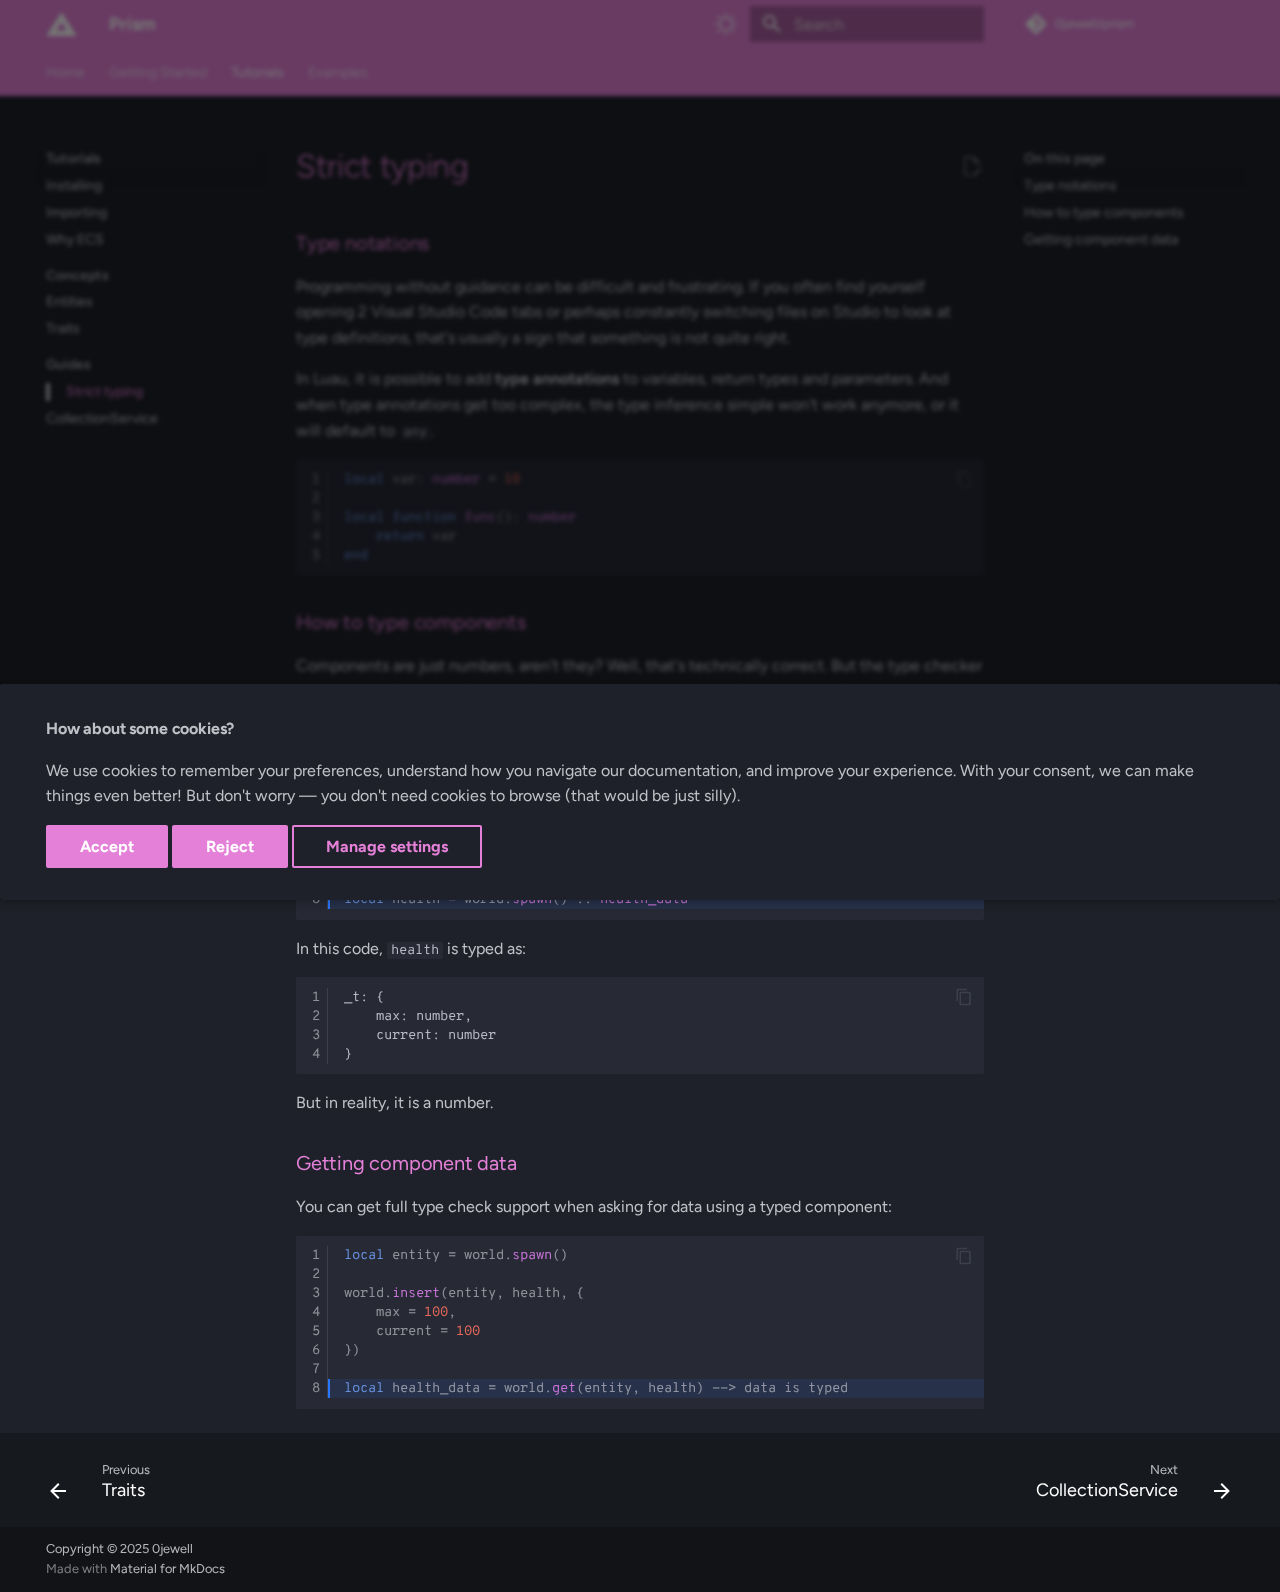
<file: Guides/Strict-typing/index.html>
<!doctype html>
<html lang="en" class="no-js">
  <head>
    
      <meta charset="utf-8">
      <meta name="viewport" content="width=device-width,initial-scale=1">
      
      
      
      
        <link rel="prev" href="../../Concepts/Traits/">
      
      
        <link rel="next" href="../Collection-service/">
      
      
      <link rel="icon" href="../../assets/favicon.png">
      <meta name="generator" content="mkdocs-1.6.1, mkdocs-material-9.6.23">
    
    
      
        <title>Strict typing - Prism</title>
      
    
    
      <link rel="stylesheet" href="../../assets/stylesheets/main.84d31ad4.min.css">
      
        
        <link rel="stylesheet" href="../../assets/stylesheets/palette.06af60db.min.css">
      
      


    
    
      
    
    
      
        
        
        <link rel="preconnect" href="https://fonts.gstatic.com" crossorigin>
        <link rel="stylesheet" href="https://fonts.googleapis.com/css?family=Figtree:300,300i,400,400i,700,700i%7COverpass+Mono:400,400i,700,700i&display=fallback">
        <style>:root{--md-text-font:"Figtree";--md-code-font:"Overpass Mono"}</style>
      
    
    
      <link rel="stylesheet" href="../../assets/themes/colors.css">
    
      <link rel="stylesheet" href="../../assets/themes/page.css">
    
      <link rel="stylesheet" href="../../assets/themes/paragraph.css">
    
    <script>__md_scope=new URL("../..",location),__md_hash=e=>[...e].reduce(((e,_)=>(e<<5)-e+_.charCodeAt(0)),0),__md_get=(e,_=localStorage,t=__md_scope)=>JSON.parse(_.getItem(t.pathname+"."+e)),__md_set=(e,_,t=localStorage,a=__md_scope)=>{try{t.setItem(a.pathname+"."+e,JSON.stringify(_))}catch(e){}}</script>
    
      

    
    
    
  </head>
  
  
    
    
      
    
    
    
    
    <body dir="ltr" data-md-color-scheme="slate" data-md-color-primary="custom" data-md-color-accent="custom">
  
    
    <input class="md-toggle" data-md-toggle="drawer" type="checkbox" id="__drawer" autocomplete="off">
    <input class="md-toggle" data-md-toggle="search" type="checkbox" id="__search" autocomplete="off">
    <label class="md-overlay" for="__drawer"></label>
    <div data-md-component="skip">
      
        
        <a href="#strict-typing" class="md-skip">
          Skip to content
        </a>
      
    </div>
    <div data-md-component="announce">
      
    </div>
    
    
      

<header class="md-header" data-md-component="header">
  <nav class="md-header__inner md-grid" aria-label="Header">
    <a href="../.." title="Prism" class="md-header__button md-logo" aria-label="Prism" data-md-component="logo">
      
  <img src="../../assets/logo.svg" alt="logo">

    </a>
    <label class="md-header__button md-icon" for="__drawer">
      
      <svg xmlns="http://www.w3.org/2000/svg" viewBox="0 0 24 24"><path d="M3 6h18v2H3zm0 5h18v2H3zm0 5h18v2H3z"/></svg>
    </label>
    <div class="md-header__title" data-md-component="header-title">
      <div class="md-header__ellipsis">
        <div class="md-header__topic">
          <span class="md-ellipsis">
            Prism
          </span>
        </div>
        <div class="md-header__topic" data-md-component="header-topic">
          <span class="md-ellipsis">
            
              Strict typing
            
          </span>
        </div>
      </div>
    </div>
    
      
        <form class="md-header__option" data-md-component="palette">
  
    
    
    
    <input class="md-option" data-md-color-media="" data-md-color-scheme="slate" data-md-color-primary="custom" data-md-color-accent="custom"  aria-label="Switch to Light theme"  type="radio" name="__palette" id="__palette_0">
    
      <label class="md-header__button md-icon" title="Switch to Light theme" for="__palette_1" hidden>
        <svg xmlns="http://www.w3.org/2000/svg" viewBox="0 0 24 24"><path d="M12 19a7 7 0 1 1 0-14 7 7 0 0 1 0 14m0-1.5a5.5 5.5 0 1 0 0-11 5.5 5.5 0 1 0 0 11m-5.657.157a.75.75 0 0 1 0 1.06l-1.768 1.768a.749.749 0 0 1-1.275-.326.75.75 0 0 1 .215-.734l1.767-1.768a.75.75 0 0 1 1.061 0M3.515 3.515a.75.75 0 0 1 1.06 0l1.768 1.768a.749.749 0 0 1-.326 1.275.75.75 0 0 1-.734-.215L3.515 4.575a.75.75 0 0 1 0-1.06M12 0a.75.75 0 0 1 .75.75v2.5a.75.75 0 0 1-1.5 0V.75A.75.75 0 0 1 12 0M4 12a.75.75 0 0 1-.75.75H.75a.75.75 0 0 1 0-1.5h2.5A.75.75 0 0 1 4 12m8 8a.75.75 0 0 1 .75.75v2.5a.75.75 0 0 1-1.5 0v-2.5A.75.75 0 0 1 12 20m12-8a.75.75 0 0 1-.75.75h-2.5a.75.75 0 0 1 0-1.5h2.5A.75.75 0 0 1 24 12m-6.343 5.657a.75.75 0 0 1 1.06 0l1.768 1.768a.75.75 0 0 1-.018 1.042.75.75 0 0 1-1.042.018l-1.768-1.767a.75.75 0 0 1 0-1.061m2.828-14.142a.75.75 0 0 1 0 1.06l-1.768 1.768a.75.75 0 0 1-1.042-.018.75.75 0 0 1-.018-1.042l1.767-1.768a.75.75 0 0 1 1.061 0"/></svg>
      </label>
    
  
    
    
    
    <input class="md-option" data-md-color-media="" data-md-color-scheme="default" data-md-color-primary="custom" data-md-color-accent="custom"  aria-label="Switch to Dark theme"  type="radio" name="__palette" id="__palette_1">
    
      <label class="md-header__button md-icon" title="Switch to Dark theme" for="__palette_0" hidden>
        <svg xmlns="http://www.w3.org/2000/svg" viewBox="0 0 24 24"><path d="M14.768 3.96zl-.002-.005a9 9 0 0 0-.218-.779c-.13-.394.21-.8.602-.67q.435.144.855.328l.01.005A10.002 10.002 0 0 1 12 22a10 10 0 0 1-9.162-5.985l-.004-.01a10 10 0 0 1-.329-.855c-.13-.392.277-.732.67-.602q.386.126.78.218l.004.002A9 9 0 0 0 14.999 6a9 9 0 0 0-.231-2.04M16.5 6c0 5.799-4.701 10.5-10.5 10.5q-.64 0-1.26-.075A8.5 8.5 0 1 0 16.425 4.74q.075.62.075 1.259Z"/></svg>
      </label>
    
  
</form>
      
    
    
      <script>var palette=__md_get("__palette");if(palette&&palette.color){if("(prefers-color-scheme)"===palette.color.media){var media=matchMedia("(prefers-color-scheme: light)"),input=document.querySelector(media.matches?"[data-md-color-media='(prefers-color-scheme: light)']":"[data-md-color-media='(prefers-color-scheme: dark)']");palette.color.media=input.getAttribute("data-md-color-media"),palette.color.scheme=input.getAttribute("data-md-color-scheme"),palette.color.primary=input.getAttribute("data-md-color-primary"),palette.color.accent=input.getAttribute("data-md-color-accent")}for(var[key,value]of Object.entries(palette.color))document.body.setAttribute("data-md-color-"+key,value)}</script>
    
    
    
      
      
        <label class="md-header__button md-icon" for="__search">
          
          <svg xmlns="http://www.w3.org/2000/svg" viewBox="0 0 24 24"><path d="M9.5 3A6.5 6.5 0 0 1 16 9.5c0 1.61-.59 3.09-1.56 4.23l.27.27h.79l5 5-1.5 1.5-5-5v-.79l-.27-.27A6.52 6.52 0 0 1 9.5 16 6.5 6.5 0 0 1 3 9.5 6.5 6.5 0 0 1 9.5 3m0 2C7 5 5 7 5 9.5S7 14 9.5 14 14 12 14 9.5 12 5 9.5 5"/></svg>
        </label>
        <div class="md-search" data-md-component="search" role="dialog">
  <label class="md-search__overlay" for="__search"></label>
  <div class="md-search__inner" role="search">
    <form class="md-search__form" name="search">
      <input type="text" class="md-search__input" name="query" aria-label="Search" placeholder="Search" autocapitalize="off" autocorrect="off" autocomplete="off" spellcheck="false" data-md-component="search-query" required>
      <label class="md-search__icon md-icon" for="__search">
        
        <svg xmlns="http://www.w3.org/2000/svg" viewBox="0 0 24 24"><path d="M9.5 3A6.5 6.5 0 0 1 16 9.5c0 1.61-.59 3.09-1.56 4.23l.27.27h.79l5 5-1.5 1.5-5-5v-.79l-.27-.27A6.52 6.52 0 0 1 9.5 16 6.5 6.5 0 0 1 3 9.5 6.5 6.5 0 0 1 9.5 3m0 2C7 5 5 7 5 9.5S7 14 9.5 14 14 12 14 9.5 12 5 9.5 5"/></svg>
        
        <svg xmlns="http://www.w3.org/2000/svg" viewBox="0 0 24 24"><path d="M20 11v2H8l5.5 5.5-1.42 1.42L4.16 12l7.92-7.92L13.5 5.5 8 11z"/></svg>
      </label>
      <nav class="md-search__options" aria-label="Search">
        
          <a href="javascript:void(0)" class="md-search__icon md-icon" title="Share" aria-label="Share" data-clipboard data-clipboard-text="" data-md-component="search-share" tabindex="-1">
            
            <svg xmlns="http://www.w3.org/2000/svg" viewBox="0 0 24 24"><path d="M18 16.08c-.76 0-1.44.3-1.96.77L8.91 12.7c.05-.23.09-.46.09-.7s-.04-.47-.09-.7l7.05-4.11c.54.5 1.25.81 2.04.81a3 3 0 0 0 3-3 3 3 0 0 0-3-3 3 3 0 0 0-3 3c0 .24.04.47.09.7L8.04 9.81C7.5 9.31 6.79 9 6 9a3 3 0 0 0-3 3 3 3 0 0 0 3 3c.79 0 1.5-.31 2.04-.81l7.12 4.15c-.05.21-.08.43-.08.66 0 1.61 1.31 2.91 2.92 2.91s2.92-1.3 2.92-2.91A2.92 2.92 0 0 0 18 16.08"/></svg>
          </a>
        
        <button type="reset" class="md-search__icon md-icon" title="Clear" aria-label="Clear" tabindex="-1">
          
          <svg xmlns="http://www.w3.org/2000/svg" viewBox="0 0 24 24"><path d="M19 6.41 17.59 5 12 10.59 6.41 5 5 6.41 10.59 12 5 17.59 6.41 19 12 13.41 17.59 19 19 17.59 13.41 12z"/></svg>
        </button>
      </nav>
      
        <div class="md-search__suggest" data-md-component="search-suggest"></div>
      
    </form>
    <div class="md-search__output">
      <div class="md-search__scrollwrap" tabindex="0" data-md-scrollfix>
        <div class="md-search-result" data-md-component="search-result">
          <div class="md-search-result__meta">
            Initializing search
          </div>
          <ol class="md-search-result__list" role="presentation"></ol>
        </div>
      </div>
    </div>
  </div>
</div>
      
    
    
      <div class="md-header__source">
        <a href="https://github.com/0jewell/prism" title="Go to repository" class="md-source" data-md-component="source">
  <div class="md-source__icon md-icon">
    
    <svg xmlns="http://www.w3.org/2000/svg" viewBox="0 0 448 512"><!--! Font Awesome Free 7.1.0 by @fontawesome - https://fontawesome.com License - https://fontawesome.com/license/free (Icons: CC BY 4.0, Fonts: SIL OFL 1.1, Code: MIT License) Copyright 2025 Fonticons, Inc.--><path d="M439.6 236.1 244 40.5c-5.4-5.5-12.8-8.5-20.4-8.5s-15 3-20.4 8.4L162.5 81l51.5 51.5c27.1-9.1 52.7 16.8 43.4 43.7l49.7 49.7c34.2-11.8 61.2 31 35.5 56.7-26.5 26.5-70.2-2.9-56-37.3L240.3 199v121.9c25.3 12.5 22.3 41.8 9.1 55-6.4 6.4-15.2 10.1-24.3 10.1s-17.8-3.6-24.3-10.1c-17.6-17.6-11.1-46.9 11.2-56v-123c-20.8-8.5-24.6-30.7-18.6-45L142.6 101 8.5 235.1C3 240.6 0 247.9 0 255.5s3 15 8.5 20.4l195.6 195.7c5.4 5.4 12.7 8.4 20.4 8.4s15-3 20.4-8.4l194.7-194.7c5.4-5.4 8.4-12.8 8.4-20.4s-3-15-8.4-20.4"/></svg>
  </div>
  <div class="md-source__repository">
    0jewell/prism
  </div>
</a>
      </div>
    
  </nav>
  
</header>
    
    <div class="md-container" data-md-component="container">
      
      
        
          
            
<nav class="md-tabs" aria-label="Tabs" data-md-component="tabs">
  <div class="md-grid">
    <ul class="md-tabs__list">
      
        
  
  
  
  
    <li class="md-tabs__item">
      <a href="../.." class="md-tabs__link">
        
  
  
    
  
  Home

      </a>
    </li>
  

      
        
  
  
  
  
    <li class="md-tabs__item">
      <a href="../../Getting-started/" class="md-tabs__link">
        
  
  
    
  
  Getting Started

      </a>
    </li>
  

      
        
  
  
  
    
  
  
    
    
      <li class="md-tabs__item md-tabs__item--active">
        <a href="../../Tutorials/Installing/" class="md-tabs__link">
          
  
  
    
  
  Tutorials

        </a>
      </li>
    
  

      
        
  
  
  
  
    
    
      <li class="md-tabs__item">
        <a href="../../Examples/Fusion/" class="md-tabs__link">
          
  
  
    
  
  Examples

        </a>
      </li>
    
  

      
    </ul>
  </div>
</nav>
          
        
      
      <main class="md-main" data-md-component="main">
        <div class="md-main__inner md-grid">
          
            
              
              <div class="md-sidebar md-sidebar--primary" data-md-component="sidebar" data-md-type="navigation" >
                <div class="md-sidebar__scrollwrap">
                  <div class="md-sidebar__inner">
                    


  


<nav class="md-nav md-nav--primary md-nav--lifted" aria-label="Navigation" data-md-level="0">
  <label class="md-nav__title" for="__drawer">
    <a href="../.." title="Prism" class="md-nav__button md-logo" aria-label="Prism" data-md-component="logo">
      
  <img src="../../assets/logo.svg" alt="logo">

    </a>
    Prism
  </label>
  
    <div class="md-nav__source">
      <a href="https://github.com/0jewell/prism" title="Go to repository" class="md-source" data-md-component="source">
  <div class="md-source__icon md-icon">
    
    <svg xmlns="http://www.w3.org/2000/svg" viewBox="0 0 448 512"><!--! Font Awesome Free 7.1.0 by @fontawesome - https://fontawesome.com License - https://fontawesome.com/license/free (Icons: CC BY 4.0, Fonts: SIL OFL 1.1, Code: MIT License) Copyright 2025 Fonticons, Inc.--><path d="M439.6 236.1 244 40.5c-5.4-5.5-12.8-8.5-20.4-8.5s-15 3-20.4 8.4L162.5 81l51.5 51.5c27.1-9.1 52.7 16.8 43.4 43.7l49.7 49.7c34.2-11.8 61.2 31 35.5 56.7-26.5 26.5-70.2-2.9-56-37.3L240.3 199v121.9c25.3 12.5 22.3 41.8 9.1 55-6.4 6.4-15.2 10.1-24.3 10.1s-17.8-3.6-24.3-10.1c-17.6-17.6-11.1-46.9 11.2-56v-123c-20.8-8.5-24.6-30.7-18.6-45L142.6 101 8.5 235.1C3 240.6 0 247.9 0 255.5s3 15 8.5 20.4l195.6 195.7c5.4 5.4 12.7 8.4 20.4 8.4s15-3 20.4-8.4l194.7-194.7c5.4-5.4 8.4-12.8 8.4-20.4s-3-15-8.4-20.4"/></svg>
  </div>
  <div class="md-source__repository">
    0jewell/prism
  </div>
</a>
    </div>
  
  <ul class="md-nav__list" data-md-scrollfix>
    
      
      
  
  
  
  
    <li class="md-nav__item">
      <a href="../.." class="md-nav__link">
        
  
  
  <span class="md-ellipsis">
    Home
    
  </span>
  

      </a>
    </li>
  

    
      
      
  
  
  
  
    <li class="md-nav__item">
      <a href="../../Getting-started/" class="md-nav__link">
        
  
  
  <span class="md-ellipsis">
    Getting Started
    
  </span>
  

      </a>
    </li>
  

    
      
      
  
  
    
  
  
  
    
    
      
        
      
        
      
        
      
        
      
        
      
    
    
    
      
        
        
      
      
        
      
    
    
      
    
    <li class="md-nav__item md-nav__item--active md-nav__item--section md-nav__item--nested">
      
        
        
        <input class="md-nav__toggle md-toggle " type="checkbox" id="__nav_3" checked>
        
          
          <label class="md-nav__link" for="__nav_3" id="__nav_3_label" tabindex="">
            
  
  
  <span class="md-ellipsis">
    Tutorials
    
  </span>
  

            <span class="md-nav__icon md-icon"></span>
          </label>
        
        <nav class="md-nav" data-md-level="1" aria-labelledby="__nav_3_label" aria-expanded="true">
          <label class="md-nav__title" for="__nav_3">
            <span class="md-nav__icon md-icon"></span>
            Tutorials
          </label>
          <ul class="md-nav__list" data-md-scrollfix>
            
              
                
  
  
  
  
    <li class="md-nav__item">
      <a href="../../Tutorials/Installing/" class="md-nav__link">
        
  
  
  <span class="md-ellipsis">
    Installing
    
  </span>
  

      </a>
    </li>
  

              
            
              
                
  
  
  
  
    <li class="md-nav__item">
      <a href="../../Tutorials/Importing/" class="md-nav__link">
        
  
  
  <span class="md-ellipsis">
    Importing
    
  </span>
  

      </a>
    </li>
  

              
            
              
                
  
  
  
  
    <li class="md-nav__item">
      <a href="../../Tutorials/Why-ECS/" class="md-nav__link">
        
  
  
  <span class="md-ellipsis">
    Why ECS
    
  </span>
  

      </a>
    </li>
  

              
            
              
                
  
  
  
  
    
    
      
        
      
        
      
    
    
    
      
      
        
          
          
        
      
    
    
      
    
    <li class="md-nav__item md-nav__item--section md-nav__item--nested">
      
        
        
          
        
        <input class="md-nav__toggle md-toggle md-toggle--indeterminate" type="checkbox" id="__nav_3_4" >
        
          
          <label class="md-nav__link" for="__nav_3_4" id="__nav_3_4_label" tabindex="">
            
  
  
  <span class="md-ellipsis">
    Concepts
    
  </span>
  

            <span class="md-nav__icon md-icon"></span>
          </label>
        
        <nav class="md-nav" data-md-level="2" aria-labelledby="__nav_3_4_label" aria-expanded="false">
          <label class="md-nav__title" for="__nav_3_4">
            <span class="md-nav__icon md-icon"></span>
            Concepts
          </label>
          <ul class="md-nav__list" data-md-scrollfix>
            
              
                
  
  
  
  
    <li class="md-nav__item">
      <a href="../../Concepts/Entities/" class="md-nav__link">
        
  
  
  <span class="md-ellipsis">
    Entities
    
  </span>
  

      </a>
    </li>
  

              
            
              
                
  
  
  
  
    <li class="md-nav__item">
      <a href="../../Concepts/Traits/" class="md-nav__link">
        
  
  
  <span class="md-ellipsis">
    Traits
    
  </span>
  

      </a>
    </li>
  

              
            
          </ul>
        </nav>
      
    </li>
  

              
            
              
                
  
  
    
  
  
  
    
    
      
        
      
        
      
    
    
    
      
      
        
          
          
        
      
    
    
      
    
    <li class="md-nav__item md-nav__item--active md-nav__item--section md-nav__item--nested">
      
        
        
        <input class="md-nav__toggle md-toggle " type="checkbox" id="__nav_3_5" checked>
        
          
          <label class="md-nav__link" for="__nav_3_5" id="__nav_3_5_label" tabindex="">
            
  
  
  <span class="md-ellipsis">
    Guides
    
  </span>
  

            <span class="md-nav__icon md-icon"></span>
          </label>
        
        <nav class="md-nav" data-md-level="2" aria-labelledby="__nav_3_5_label" aria-expanded="true">
          <label class="md-nav__title" for="__nav_3_5">
            <span class="md-nav__icon md-icon"></span>
            Guides
          </label>
          <ul class="md-nav__list" data-md-scrollfix>
            
              
                
  
  
    
  
  
  
    <li class="md-nav__item md-nav__item--active">
      
      <input class="md-nav__toggle md-toggle" type="checkbox" id="__toc">
      
      
        
      
      
        <label class="md-nav__link md-nav__link--active" for="__toc">
          
  
  
  <span class="md-ellipsis">
    Strict typing
    
  </span>
  

          <span class="md-nav__icon md-icon"></span>
        </label>
      
      <a href="./" class="md-nav__link md-nav__link--active">
        
  
  
  <span class="md-ellipsis">
    Strict typing
    
  </span>
  

      </a>
      
        

  

<nav class="md-nav md-nav--secondary" aria-label="On this page">
  
  
  
    
  
  
    <label class="md-nav__title" for="__toc">
      <span class="md-nav__icon md-icon"></span>
      On this page
    </label>
    <ul class="md-nav__list" data-md-component="toc" data-md-scrollfix>
      
        <li class="md-nav__item">
  <a href="#type-notations" class="md-nav__link">
    <span class="md-ellipsis">
      Type notations
    </span>
  </a>
  
</li>
      
        <li class="md-nav__item">
  <a href="#how-to-type-components" class="md-nav__link">
    <span class="md-ellipsis">
      How to type components
    </span>
  </a>
  
</li>
      
        <li class="md-nav__item">
  <a href="#getting-component-data" class="md-nav__link">
    <span class="md-ellipsis">
      Getting component data
    </span>
  </a>
  
</li>
      
    </ul>
  
</nav>
      
    </li>
  

              
            
              
                
  
  
  
  
    <li class="md-nav__item">
      <a href="../Collection-service/" class="md-nav__link">
        
  
  
  <span class="md-ellipsis">
    CollectionService
    
  </span>
  

      </a>
    </li>
  

              
            
          </ul>
        </nav>
      
    </li>
  

              
            
          </ul>
        </nav>
      
    </li>
  

    
      
      
  
  
  
  
    
    
      
        
      
    
    
    
      
      
        
      
    
    
      
        
        
      
    
    <li class="md-nav__item md-nav__item--pruned md-nav__item--nested">
      
        
  
  
  
    <a href="../../Examples/Fusion/" class="md-nav__link">
      
  
  
  <span class="md-ellipsis">
    Examples
    
  </span>
  

      
        <span class="md-nav__icon md-icon"></span>
      
    </a>
  

      
    </li>
  

    
  </ul>
</nav>
                  </div>
                </div>
              </div>
            
            
              
              <div class="md-sidebar md-sidebar--secondary" data-md-component="sidebar" data-md-type="toc" >
                <div class="md-sidebar__scrollwrap">
                  <div class="md-sidebar__inner">
                    

  

<nav class="md-nav md-nav--secondary" aria-label="On this page">
  
  
  
    
  
  
    <label class="md-nav__title" for="__toc">
      <span class="md-nav__icon md-icon"></span>
      On this page
    </label>
    <ul class="md-nav__list" data-md-component="toc" data-md-scrollfix>
      
        <li class="md-nav__item">
  <a href="#type-notations" class="md-nav__link">
    <span class="md-ellipsis">
      Type notations
    </span>
  </a>
  
</li>
      
        <li class="md-nav__item">
  <a href="#how-to-type-components" class="md-nav__link">
    <span class="md-ellipsis">
      How to type components
    </span>
  </a>
  
</li>
      
        <li class="md-nav__item">
  <a href="#getting-component-data" class="md-nav__link">
    <span class="md-ellipsis">
      Getting component data
    </span>
  </a>
  
</li>
      
    </ul>
  
</nav>
                  </div>
                </div>
              </div>
            
          
          
            <div class="md-content" data-md-component="content">
              <article class="md-content__inner md-typeset">
                
                  


  
    <a href="https://github.com/0jewell/prism/edit/main/docs/Guides/Strict-typing.md" title="Edit this page" class="md-content__button md-icon" rel="edit">
      
      <svg xmlns="http://www.w3.org/2000/svg" viewBox="0 0 24 24"><path d="M10 20H6V4h7v5h5v3.1l2-2V8l-6-6H6c-1.1 0-2 .9-2 2v16c0 1.1.9 2 2 2h4zm10.2-7c.1 0 .3.1.4.2l1.3 1.3c.2.2.2.6 0 .8l-1 1-2.1-2.1 1-1c.1-.1.2-.2.4-.2m0 3.9L14.1 23H12v-2.1l6.1-6.1z"/></svg>
    </a>
  
  


<h1 id="strict-typing">Strict typing</h1>
<h3 id="type-notations">Type notations</h3>
<p>Programming without guidance can be difficult and frustrating. If you often find yourself opening 2 Visual
Studio Code tabs or perhaps constantly switching files on Studio to look at type definitions, that's usually a sign that something is not quite right.</p>
<p>In Luau, it is possible to add <strong>type annotations</strong> to variables, return types and parameters.
And when type annotations get too complex, the type inference simple won't work anymore, or it will default to <code>any</code>.</p>
<div class="highlight"><table class="highlighttable"><tr><td class="linenos"><div class="linenodiv"><pre><span></span><span class="normal"><a href="#__codelineno-0-1">1</a></span>
<span class="normal"><a href="#__codelineno-0-2">2</a></span>
<span class="normal"><a href="#__codelineno-0-3">3</a></span>
<span class="normal"><a href="#__codelineno-0-4">4</a></span>
<span class="normal"><a href="#__codelineno-0-5">5</a></span></pre></div></td><td class="code"><div><pre><span></span><code><a id="__codelineno-0-1" name="__codelineno-0-1"></a><span class="kd">local</span><span class="w"> </span><span class="nv">var</span><span class="p">:</span><span class="w"> </span><span class="nc">number</span><span class="w"> </span><span class="o">=</span><span class="w"> </span><span class="mf">10</span>
<a id="__codelineno-0-2" name="__codelineno-0-2"></a>
<a id="__codelineno-0-3" name="__codelineno-0-3"></a><span class="kd">local</span><span class="w"> </span><span class="kr">function</span><span class="w"> </span><span class="nf">func</span><span class="p">():</span><span class="w"> </span><span class="nc">number</span>
<a id="__codelineno-0-4" name="__codelineno-0-4"></a><span class="w">    </span><span class="kr">return</span><span class="w"> </span><span class="nv">var</span>
<a id="__codelineno-0-5" name="__codelineno-0-5"></a><span class="kr">end</span>
</code></pre></div></td></tr></table></div>
<h3 id="how-to-type-components">How to type components</h3>
<p>Components are just numbers, aren't they? Well, that's technically correct. But the type checker does not need to know that.
In other words, you can simulate the component's type by <strong>annotating it as a table</strong>, with a fake field holding its type.</p>
<div class="highlight"><table class="highlighttable"><tr><td class="linenos"><div class="linenodiv"><pre><span></span><span class="normal"><a href="#__codelineno-1-1">1</a></span>
<span class="normal"><a href="#__codelineno-1-2">2</a></span>
<span class="normal"><a href="#__codelineno-1-3">3</a></span>
<span class="normal"><a href="#__codelineno-1-4">4</a></span>
<span class="normal"><a href="#__codelineno-1-5">5</a></span>
<span class="normal"><a href="#__codelineno-1-6">6</a></span>
<span class="normal"><a href="#__codelineno-1-7">7</a></span>
<span class="normal"><a href="#__codelineno-1-8">8</a></span></pre></div></td><td class="code"><div><pre><span></span><code><a id="__codelineno-1-1" name="__codelineno-1-1"></a><span class="kd">local</span><span class="w"> </span><span class="nv">world</span><span class="w"> </span><span class="o">=</span><span class="w"> </span><span class="nf">require</span><span class="p">(</span><span class="nv">path</span><span class="p">.</span><span class="nv">to</span><span class="p">.</span><span class="nv">world</span><span class="p">)</span>
<a id="__codelineno-1-2" name="__codelineno-1-2"></a><span class="kr">type</span><span class="w"> </span><span class="nc">entity</span><span class="p">&lt;</span><span class="nc">T</span><span class="p">&gt;</span><span class="w"> </span><span class="p">=</span><span class="w"> </span><span class="nc">world</span><span class="p">.</span><span class="nc">entity</span><span class="p">&lt;</span><span class="nc">T</span><span class="p">&gt;</span>
<a id="__codelineno-1-3" name="__codelineno-1-3"></a>
<a id="__codelineno-1-4" name="__codelineno-1-4"></a><span class="kr">type</span><span class="w"> </span><span class="nc">health_data</span><span class="w"> </span><span class="p">=</span><span class="w"> </span><span class="nc">entity</span><span class="p">&lt;{</span>
<a id="__codelineno-1-5" name="__codelineno-1-5"></a><span class="w">    </span><span class="nc">max</span><span class="p">:</span><span class="w"> </span><span class="nc">number</span><span class="p">,</span>
<a id="__codelineno-1-6" name="__codelineno-1-6"></a><span class="w">    </span><span class="nc">current</span><span class="p">:</span><span class="w"> </span><span class="nc">number</span>
<a id="__codelineno-1-7" name="__codelineno-1-7"></a><span class="p">}&gt;</span>
<a id="__codelineno-1-8" name="__codelineno-1-8"></a><span class="hll"><span class="kd">local</span><span class="w"> </span><span class="nv">health</span><span class="w"> </span><span class="o">=</span><span class="w"> </span><span class="nv">world</span><span class="p">.</span><span class="nf">spawn</span><span class="p">()</span><span class="w"> </span><span class="p">::</span><span class="w"> </span><span class="nc">health_data</span>
</span></code></pre></div></td></tr></table></div>
<p>In this code, <code>health</code> is typed as:</p>
<div class="highlight"><table class="highlighttable"><tr><td class="linenos"><div class="linenodiv"><pre><span></span><span class="normal"><a href="#__codelineno-2-1">1</a></span>
<span class="normal"><a href="#__codelineno-2-2">2</a></span>
<span class="normal"><a href="#__codelineno-2-3">3</a></span>
<span class="normal"><a href="#__codelineno-2-4">4</a></span></pre></div></td><td class="code"><div><pre><span></span><code><a id="__codelineno-2-1" name="__codelineno-2-1"></a>_t: {
<a id="__codelineno-2-2" name="__codelineno-2-2"></a>    max: number,
<a id="__codelineno-2-3" name="__codelineno-2-3"></a>    current: number
<a id="__codelineno-2-4" name="__codelineno-2-4"></a>}
</code></pre></div></td></tr></table></div>
<p>But in reality, it is a number.</p>
<h3 id="getting-component-data">Getting component data</h3>
<p>You can get full type check support when asking for data using a typed component:</p>
<div class="highlight"><table class="highlighttable"><tr><td class="linenos"><div class="linenodiv"><pre><span></span><span class="normal"><a href="#__codelineno-3-1">1</a></span>
<span class="normal"><a href="#__codelineno-3-2">2</a></span>
<span class="normal"><a href="#__codelineno-3-3">3</a></span>
<span class="normal"><a href="#__codelineno-3-4">4</a></span>
<span class="normal"><a href="#__codelineno-3-5">5</a></span>
<span class="normal"><a href="#__codelineno-3-6">6</a></span>
<span class="normal"><a href="#__codelineno-3-7">7</a></span>
<span class="normal"><a href="#__codelineno-3-8">8</a></span></pre></div></td><td class="code"><div><pre><span></span><code><a id="__codelineno-3-1" name="__codelineno-3-1"></a><span class="kd">local</span><span class="w"> </span><span class="nv">entity</span><span class="w"> </span><span class="o">=</span><span class="w"> </span><span class="nv">world</span><span class="p">.</span><span class="nf">spawn</span><span class="p">()</span>
<a id="__codelineno-3-2" name="__codelineno-3-2"></a>
<a id="__codelineno-3-3" name="__codelineno-3-3"></a><span class="nv">world</span><span class="p">.</span><span class="nf">insert</span><span class="p">(</span><span class="nv">entity</span><span class="p">,</span><span class="w"> </span><span class="nv">health</span><span class="p">,</span><span class="w"> </span><span class="p">{</span>
<a id="__codelineno-3-4" name="__codelineno-3-4"></a><span class="w">    </span><span class="nv">max</span><span class="w"> </span><span class="o">=</span><span class="w"> </span><span class="mf">100</span><span class="p">,</span>
<a id="__codelineno-3-5" name="__codelineno-3-5"></a><span class="w">    </span><span class="nv">current</span><span class="w"> </span><span class="o">=</span><span class="w"> </span><span class="mf">100</span>
<a id="__codelineno-3-6" name="__codelineno-3-6"></a><span class="p">})</span>
<a id="__codelineno-3-7" name="__codelineno-3-7"></a>
<a id="__codelineno-3-8" name="__codelineno-3-8"></a><span class="hll"><span class="kd">local</span><span class="w"> </span><span class="nv">health_data</span><span class="w"> </span><span class="o">=</span><span class="w"> </span><span class="nv">world</span><span class="p">.</span><span class="nf">get</span><span class="p">(</span><span class="nv">entity</span><span class="p">,</span><span class="w"> </span><span class="nv">health</span><span class="p">)</span><span class="w"> </span><span class="c1">--&gt; data is typed</span>
</span></code></pre></div></td></tr></table></div>












                
              </article>
            </div>
          
          
<script>var target=document.getElementById(location.hash.slice(1));target&&target.name&&(target.checked=target.name.startsWith("__tabbed_"))</script>
        </div>
        
          <button type="button" class="md-top md-icon" data-md-component="top" hidden>
  
  <svg xmlns="http://www.w3.org/2000/svg" viewBox="0 0 24 24"><path d="M13 20h-2V8l-5.5 5.5-1.42-1.42L12 4.16l7.92 7.92-1.42 1.42L13 8z"/></svg>
  Back to top
</button>
        
      </main>
      
        <footer class="md-footer">
  
    
      
      <nav class="md-footer__inner md-grid" aria-label="Footer" >
        
          
          <a href="../../Concepts/Traits/" class="md-footer__link md-footer__link--prev" aria-label="Previous: Traits">
            <div class="md-footer__button md-icon">
              
              <svg xmlns="http://www.w3.org/2000/svg" viewBox="0 0 24 24"><path d="M20 11v2H8l5.5 5.5-1.42 1.42L4.16 12l7.92-7.92L13.5 5.5 8 11z"/></svg>
            </div>
            <div class="md-footer__title">
              <span class="md-footer__direction">
                Previous
              </span>
              <div class="md-ellipsis">
                Traits
              </div>
            </div>
          </a>
        
        
          
          <a href="../Collection-service/" class="md-footer__link md-footer__link--next" aria-label="Next: CollectionService">
            <div class="md-footer__title">
              <span class="md-footer__direction">
                Next
              </span>
              <div class="md-ellipsis">
                CollectionService
              </div>
            </div>
            <div class="md-footer__button md-icon">
              
              <svg xmlns="http://www.w3.org/2000/svg" viewBox="0 0 24 24"><path d="M4 11v2h12l-5.5 5.5 1.42 1.42L19.84 12l-7.92-7.92L10.5 5.5 16 11z"/></svg>
            </div>
          </a>
        
      </nav>
    
  
  <div class="md-footer-meta md-typeset">
    <div class="md-footer-meta__inner md-grid">
      <div class="md-copyright">
  
    <div class="md-copyright__highlight">
      Copyright &copy; 2025 0jewell
    </div>
  
  
    Made with
    <a href="https://squidfunk.github.io/mkdocs-material/" target="_blank" rel="noopener">
      Material for MkDocs
    </a>
  
</div>
      
    </div>
  </div>
</footer>
      
    </div>
    <div class="md-dialog" data-md-component="dialog">
      <div class="md-dialog__inner md-typeset"></div>
    </div>
    
      <div class="md-progress" data-md-component="progress" role="progressbar"></div>
    
    
      <div class="md-consent" data-md-component="consent" id="__consent" hidden>
        <div class="md-consent__overlay"></div>
        <aside class="md-consent__inner">
          <form class="md-consent__form md-grid md-typeset" name="consent">
            



<h4>How about some cookies?</h4>
<p>We use cookies to remember your preferences, understand how you navigate our documentation,  and improve your experience. With your consent, we can make things even better!   But don't worry — you don't need cookies to browse (that would be just silly).  
</p>
<input class="md-toggle" type="checkbox" id="__settings" >
<div class="md-consent__settings">
  <ul class="task-list">
    
    
      
    
    
      
        
  
  
    
    
  
  <li class="task-list-item">
    <label class="task-list-control">
      <input type="checkbox" name="github" checked>
      <span class="task-list-indicator"></span>
      GitHub
    </label>
  </li>

      
    
    
  </ul>
</div>
<div class="md-consent__controls">
  
    
      <button class="md-button md-button--primary">Accept</button>
    
    
    
  
    
    
      <button type="reset" class="md-button md-button--primary">Reject</button>
    
    
  
    
    
    
      <label class="md-button" for="__settings">Manage settings</label>
    
  
</div>
          </form>
        </aside>
      </div>
      <script>var consent=__md_get("__consent");if(consent)for(var input of document.forms.consent.elements)input.name&&(input.checked=consent[input.name]||!1);else"file:"!==location.protocol&&setTimeout((function(){document.querySelector("[data-md-component=consent]").hidden=!1}),250);var form=document.forms.consent;for(var action of["submit","reset"])form.addEventListener(action,(function(e){if(e.preventDefault(),"reset"===e.type)for(var n of document.forms.consent.elements)n.name&&(n.checked=!1);__md_set("__consent",Object.fromEntries(Array.from(new FormData(form).keys()).map((function(e){return[e,!0]})))),location.hash="",location.reload()}))</script>
    
    
      
      <script id="__config" type="application/json">{"base": "../..", "features": ["navigation.instant", "navigation.instant.progress", "navigation.instant.prefetch", "navigation.instant.preview", "navigation.tabs", "navigation.top", "navigation.tracking", "navigation.sections", "navigation.indexes", "navigation.footer", "navigation.expand", "navigation.prune", "search.suggest", "search.highlight", "search.share", "content.action.edit", "content.code.copy", "content.code.annotate"], "search": "../../assets/javascripts/workers/search.973d3a69.min.js", "tags": null, "translations": {"clipboard.copied": "Copied to clipboard", "clipboard.copy": "Copy to clipboard", "search.result.more.one": "1 more on this page", "search.result.more.other": "# more on this page", "search.result.none": "No matching documents", "search.result.one": "1 matching document", "search.result.other": "# matching documents", "search.result.placeholder": "Type to start searching", "search.result.term.missing": "Missing", "select.version": "Select version"}, "version": null}</script>
    
    
      <script src="../../assets/javascripts/bundle.f55a23d4.min.js"></script>
      
    
  </body>
</html>
</file>
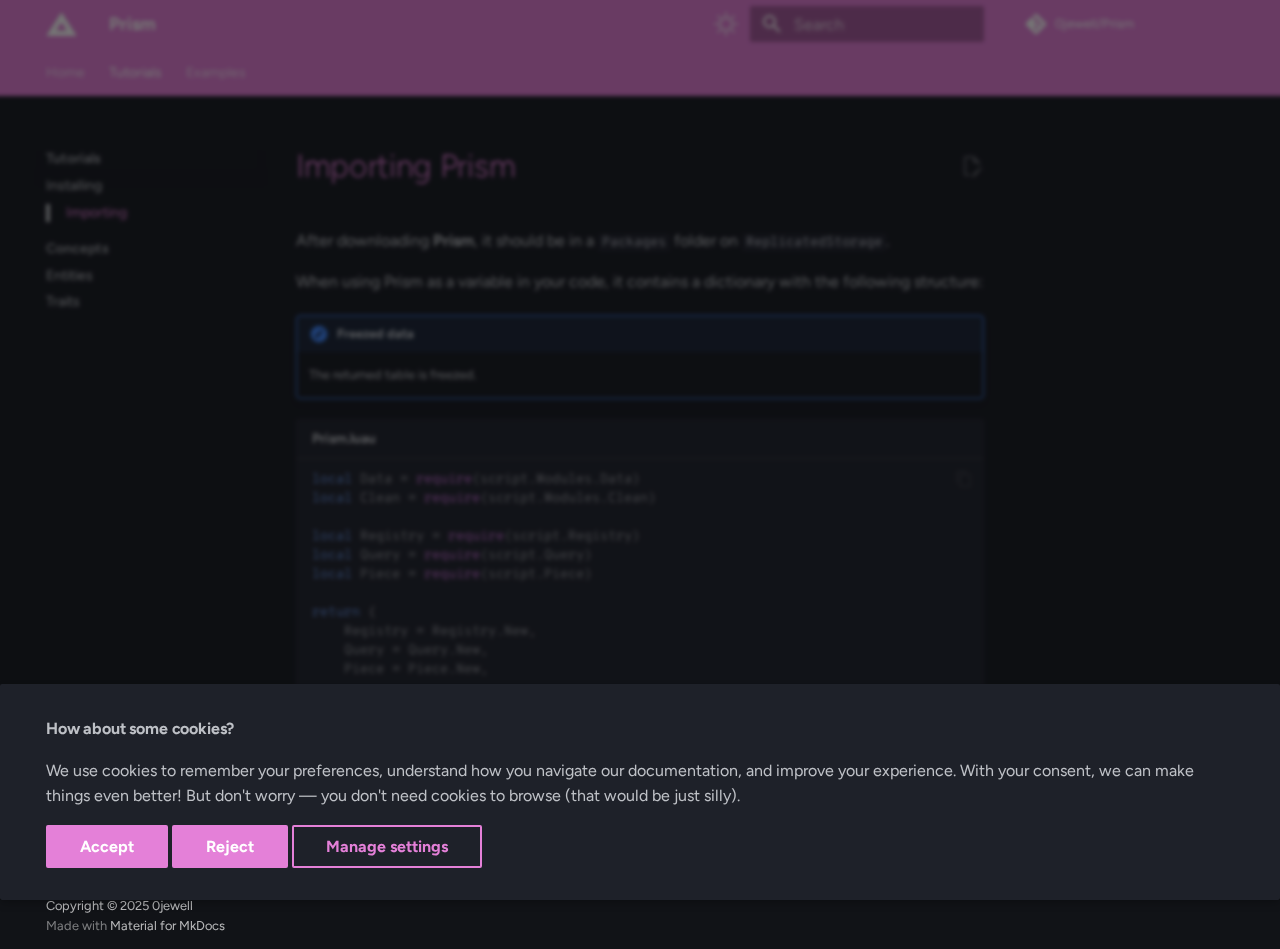
<file: Tutorials/Importing/index.html>
<!doctype html>
<html lang="en" class="no-js">
  <head>
    
      <meta charset="utf-8">
      <meta name="viewport" content="width=device-width,initial-scale=1">
      
      
      
      
        <link rel="prev" href="../Installing/">
      
      
        <link rel="next" href="../../Concepts/Entities/">
      
      
      <link rel="icon" href="../../assets/favicon.png">
      <meta name="generator" content="mkdocs-1.6.1, mkdocs-material-9.6.11">
    
    
      
        <title>Importing - Prism</title>
      
    
    
      <link rel="stylesheet" href="../../assets/stylesheets/main.4af4bdda.min.css">
      
        
        <link rel="stylesheet" href="../../assets/stylesheets/palette.06af60db.min.css">
      
      


    
    
      
    
    
      
        
        
        <link rel="preconnect" href="https://fonts.gstatic.com" crossorigin>
        <link rel="stylesheet" href="https://fonts.googleapis.com/css?family=Figtree:300,300i,400,400i,700,700i%7COverpass+Mono:400,400i,700,700i&display=fallback">
        <style>:root{--md-text-font:"Figtree";--md-code-font:"Overpass Mono"}</style>
      
    
    
      <link rel="stylesheet" href="../../assets/themes/colors.css">
    
      <link rel="stylesheet" href="../../assets/themes/page.css">
    
      <link rel="stylesheet" href="../../assets/themes/paragraph.css">
    
    <script>__md_scope=new URL("../..",location),__md_hash=e=>[...e].reduce(((e,_)=>(e<<5)-e+_.charCodeAt(0)),0),__md_get=(e,_=localStorage,t=__md_scope)=>JSON.parse(_.getItem(t.pathname+"."+e)),__md_set=(e,_,t=localStorage,a=__md_scope)=>{try{t.setItem(a.pathname+"."+e,JSON.stringify(_))}catch(e){}}</script>
    
      

    
    
    
  </head>
  
  
    
    
      
    
    
    
    
    <body dir="ltr" data-md-color-scheme="slate" data-md-color-primary="custom" data-md-color-accent="custom">
  
    
    <input class="md-toggle" data-md-toggle="drawer" type="checkbox" id="__drawer" autocomplete="off">
    <input class="md-toggle" data-md-toggle="search" type="checkbox" id="__search" autocomplete="off">
    <label class="md-overlay" for="__drawer"></label>
    <div data-md-component="skip">
      
        
        <a href="#importing-prism" class="md-skip">
          Skip to content
        </a>
      
    </div>
    <div data-md-component="announce">
      
    </div>
    
    
      

<header class="md-header" data-md-component="header">
  <nav class="md-header__inner md-grid" aria-label="Header">
    <a href="../.." title="Prism" class="md-header__button md-logo" aria-label="Prism" data-md-component="logo">
      
  <img src="../../assets/logo.svg" alt="logo">

    </a>
    <label class="md-header__button md-icon" for="__drawer">
      
      <svg xmlns="http://www.w3.org/2000/svg" viewBox="0 0 24 24"><path d="M3 6h18v2H3zm0 5h18v2H3zm0 5h18v2H3z"/></svg>
    </label>
    <div class="md-header__title" data-md-component="header-title">
      <div class="md-header__ellipsis">
        <div class="md-header__topic">
          <span class="md-ellipsis">
            Prism
          </span>
        </div>
        <div class="md-header__topic" data-md-component="header-topic">
          <span class="md-ellipsis">
            
              Importing
            
          </span>
        </div>
      </div>
    </div>
    
      
        <form class="md-header__option" data-md-component="palette">
  
    
    
    
    <input class="md-option" data-md-color-media="" data-md-color-scheme="slate" data-md-color-primary="custom" data-md-color-accent="custom"  aria-label="Switch to Light theme"  type="radio" name="__palette" id="__palette_0">
    
      <label class="md-header__button md-icon" title="Switch to Light theme" for="__palette_1" hidden>
        <svg xmlns="http://www.w3.org/2000/svg" viewBox="0 0 24 24"><path d="M12 19a7 7 0 1 1 0-14 7 7 0 0 1 0 14m0-1.5a5.5 5.5 0 1 0 0-11 5.5 5.5 0 1 0 0 11m-5.657.157a.75.75 0 0 1 0 1.06l-1.768 1.768a.749.749 0 0 1-1.275-.326.75.75 0 0 1 .215-.734l1.767-1.768a.75.75 0 0 1 1.061 0M3.515 3.515a.75.75 0 0 1 1.06 0l1.768 1.768a.749.749 0 0 1-.326 1.275.75.75 0 0 1-.734-.215L3.515 4.575a.75.75 0 0 1 0-1.06M12 0a.75.75 0 0 1 .75.75v2.5a.75.75 0 0 1-1.5 0V.75A.75.75 0 0 1 12 0M4 12a.75.75 0 0 1-.75.75H.75a.75.75 0 0 1 0-1.5h2.5A.75.75 0 0 1 4 12m8 8a.75.75 0 0 1 .75.75v2.5a.75.75 0 0 1-1.5 0v-2.5A.75.75 0 0 1 12 20m12-8a.75.75 0 0 1-.75.75h-2.5a.75.75 0 0 1 0-1.5h2.5A.75.75 0 0 1 24 12m-6.343 5.657a.75.75 0 0 1 1.06 0l1.768 1.768a.75.75 0 0 1-.018 1.042.75.75 0 0 1-1.042.018l-1.768-1.767a.75.75 0 0 1 0-1.061m2.828-14.142a.75.75 0 0 1 0 1.06l-1.768 1.768a.75.75 0 0 1-1.042-.018.75.75 0 0 1-.018-1.042l1.767-1.768a.75.75 0 0 1 1.061 0"/></svg>
      </label>
    
  
    
    
    
    <input class="md-option" data-md-color-media="" data-md-color-scheme="default" data-md-color-primary="custom" data-md-color-accent="custom"  aria-label="Switch to Dark theme"  type="radio" name="__palette" id="__palette_1">
    
      <label class="md-header__button md-icon" title="Switch to Dark theme" for="__palette_0" hidden>
        <svg xmlns="http://www.w3.org/2000/svg" viewBox="0 0 24 24"><path d="M14.768 3.96zl-.002-.005a9 9 0 0 0-.218-.779c-.13-.394.21-.8.602-.67q.435.144.855.328l.01.005A10.002 10.002 0 0 1 12 22a10 10 0 0 1-9.162-5.985l-.004-.01a10 10 0 0 1-.329-.855c-.13-.392.277-.732.67-.602q.386.126.78.218l.004.002A9 9 0 0 0 14.999 6a9 9 0 0 0-.231-2.04M16.5 6c0 5.799-4.701 10.5-10.5 10.5q-.64 0-1.26-.075A8.5 8.5 0 1 0 16.425 4.74q.075.62.075 1.259Z"/></svg>
      </label>
    
  
</form>
      
    
    
      <script>var palette=__md_get("__palette");if(palette&&palette.color){if("(prefers-color-scheme)"===palette.color.media){var media=matchMedia("(prefers-color-scheme: light)"),input=document.querySelector(media.matches?"[data-md-color-media='(prefers-color-scheme: light)']":"[data-md-color-media='(prefers-color-scheme: dark)']");palette.color.media=input.getAttribute("data-md-color-media"),palette.color.scheme=input.getAttribute("data-md-color-scheme"),palette.color.primary=input.getAttribute("data-md-color-primary"),palette.color.accent=input.getAttribute("data-md-color-accent")}for(var[key,value]of Object.entries(palette.color))document.body.setAttribute("data-md-color-"+key,value)}</script>
    
    
    
      
      
        <label class="md-header__button md-icon" for="__search">
          
          <svg xmlns="http://www.w3.org/2000/svg" viewBox="0 0 24 24"><path d="M9.5 3A6.5 6.5 0 0 1 16 9.5c0 1.61-.59 3.09-1.56 4.23l.27.27h.79l5 5-1.5 1.5-5-5v-.79l-.27-.27A6.52 6.52 0 0 1 9.5 16 6.5 6.5 0 0 1 3 9.5 6.5 6.5 0 0 1 9.5 3m0 2C7 5 5 7 5 9.5S7 14 9.5 14 14 12 14 9.5 12 5 9.5 5"/></svg>
        </label>
        <div class="md-search" data-md-component="search" role="dialog">
  <label class="md-search__overlay" for="__search"></label>
  <div class="md-search__inner" role="search">
    <form class="md-search__form" name="search">
      <input type="text" class="md-search__input" name="query" aria-label="Search" placeholder="Search" autocapitalize="off" autocorrect="off" autocomplete="off" spellcheck="false" data-md-component="search-query" required>
      <label class="md-search__icon md-icon" for="__search">
        
        <svg xmlns="http://www.w3.org/2000/svg" viewBox="0 0 24 24"><path d="M9.5 3A6.5 6.5 0 0 1 16 9.5c0 1.61-.59 3.09-1.56 4.23l.27.27h.79l5 5-1.5 1.5-5-5v-.79l-.27-.27A6.52 6.52 0 0 1 9.5 16 6.5 6.5 0 0 1 3 9.5 6.5 6.5 0 0 1 9.5 3m0 2C7 5 5 7 5 9.5S7 14 9.5 14 14 12 14 9.5 12 5 9.5 5"/></svg>
        
        <svg xmlns="http://www.w3.org/2000/svg" viewBox="0 0 24 24"><path d="M20 11v2H8l5.5 5.5-1.42 1.42L4.16 12l7.92-7.92L13.5 5.5 8 11z"/></svg>
      </label>
      <nav class="md-search__options" aria-label="Search">
        
          <a href="javascript:void(0)" class="md-search__icon md-icon" title="Share" aria-label="Share" data-clipboard data-clipboard-text="" data-md-component="search-share" tabindex="-1">
            
            <svg xmlns="http://www.w3.org/2000/svg" viewBox="0 0 24 24"><path d="M18 16.08c-.76 0-1.44.3-1.96.77L8.91 12.7c.05-.23.09-.46.09-.7s-.04-.47-.09-.7l7.05-4.11c.54.5 1.25.81 2.04.81a3 3 0 0 0 3-3 3 3 0 0 0-3-3 3 3 0 0 0-3 3c0 .24.04.47.09.7L8.04 9.81C7.5 9.31 6.79 9 6 9a3 3 0 0 0-3 3 3 3 0 0 0 3 3c.79 0 1.5-.31 2.04-.81l7.12 4.15c-.05.21-.08.43-.08.66 0 1.61 1.31 2.91 2.92 2.91s2.92-1.3 2.92-2.91A2.92 2.92 0 0 0 18 16.08"/></svg>
          </a>
        
        <button type="reset" class="md-search__icon md-icon" title="Clear" aria-label="Clear" tabindex="-1">
          
          <svg xmlns="http://www.w3.org/2000/svg" viewBox="0 0 24 24"><path d="M19 6.41 17.59 5 12 10.59 6.41 5 5 6.41 10.59 12 5 17.59 6.41 19 12 13.41 17.59 19 19 17.59 13.41 12z"/></svg>
        </button>
      </nav>
      
        <div class="md-search__suggest" data-md-component="search-suggest"></div>
      
    </form>
    <div class="md-search__output">
      <div class="md-search__scrollwrap" tabindex="0" data-md-scrollfix>
        <div class="md-search-result" data-md-component="search-result">
          <div class="md-search-result__meta">
            Initializing search
          </div>
          <ol class="md-search-result__list" role="presentation"></ol>
        </div>
      </div>
    </div>
  </div>
</div>
      
    
    
      <div class="md-header__source">
        <a href="https://github.com/0jewell/Prism" title="Go to repository" class="md-source" data-md-component="source">
  <div class="md-source__icon md-icon">
    
    <svg xmlns="http://www.w3.org/2000/svg" viewBox="0 0 448 512"><!--! Font Awesome Free 6.7.2 by @fontawesome - https://fontawesome.com License - https://fontawesome.com/license/free (Icons: CC BY 4.0, Fonts: SIL OFL 1.1, Code: MIT License) Copyright 2024 Fonticons, Inc.--><path d="M439.55 236.05 244 40.45a28.87 28.87 0 0 0-40.81 0l-40.66 40.63 51.52 51.52c27.06-9.14 52.68 16.77 43.39 43.68l49.66 49.66c34.23-11.8 61.18 31 35.47 56.69-26.49 26.49-70.21-2.87-56-37.34L240.22 199v121.85c25.3 12.54 22.26 41.85 9.08 55a34.34 34.34 0 0 1-48.55 0c-17.57-17.6-11.07-46.91 11.25-56v-123c-20.8-8.51-24.6-30.74-18.64-45L142.57 101 8.45 235.14a28.86 28.86 0 0 0 0 40.81l195.61 195.6a28.86 28.86 0 0 0 40.8 0l194.69-194.69a28.86 28.86 0 0 0 0-40.81"/></svg>
  </div>
  <div class="md-source__repository">
    0jewell/Prism
  </div>
</a>
      </div>
    
  </nav>
  
</header>
    
    <div class="md-container" data-md-component="container">
      
      
        
          
            
<nav class="md-tabs" aria-label="Tabs" data-md-component="tabs">
  <div class="md-grid">
    <ul class="md-tabs__list">
      
        
  
  
  
  
    <li class="md-tabs__item">
      <a href="../.." class="md-tabs__link">
        
  
  
    
  
  Home

      </a>
    </li>
  

      
        
  
  
  
    
  
  
    
    
      <li class="md-tabs__item md-tabs__item--active">
        <a href="../Installing/" class="md-tabs__link">
          
  
  
    
  
  Tutorials

        </a>
      </li>
    
  

      
        
  
  
  
  
    
    
      <li class="md-tabs__item">
        <a href="../../Examples/Fusion/" class="md-tabs__link">
          
  
  
    
  
  Examples

        </a>
      </li>
    
  

      
    </ul>
  </div>
</nav>
          
        
      
      <main class="md-main" data-md-component="main">
        <div class="md-main__inner md-grid">
          
            
              
              <div class="md-sidebar md-sidebar--primary" data-md-component="sidebar" data-md-type="navigation" >
                <div class="md-sidebar__scrollwrap">
                  <div class="md-sidebar__inner">
                    


  


<nav class="md-nav md-nav--primary md-nav--lifted" aria-label="Navigation" data-md-level="0">
  <label class="md-nav__title" for="__drawer">
    <a href="../.." title="Prism" class="md-nav__button md-logo" aria-label="Prism" data-md-component="logo">
      
  <img src="../../assets/logo.svg" alt="logo">

    </a>
    Prism
  </label>
  
    <div class="md-nav__source">
      <a href="https://github.com/0jewell/Prism" title="Go to repository" class="md-source" data-md-component="source">
  <div class="md-source__icon md-icon">
    
    <svg xmlns="http://www.w3.org/2000/svg" viewBox="0 0 448 512"><!--! Font Awesome Free 6.7.2 by @fontawesome - https://fontawesome.com License - https://fontawesome.com/license/free (Icons: CC BY 4.0, Fonts: SIL OFL 1.1, Code: MIT License) Copyright 2024 Fonticons, Inc.--><path d="M439.55 236.05 244 40.45a28.87 28.87 0 0 0-40.81 0l-40.66 40.63 51.52 51.52c27.06-9.14 52.68 16.77 43.39 43.68l49.66 49.66c34.23-11.8 61.18 31 35.47 56.69-26.49 26.49-70.21-2.87-56-37.34L240.22 199v121.85c25.3 12.54 22.26 41.85 9.08 55a34.34 34.34 0 0 1-48.55 0c-17.57-17.6-11.07-46.91 11.25-56v-123c-20.8-8.51-24.6-30.74-18.64-45L142.57 101 8.45 235.14a28.86 28.86 0 0 0 0 40.81l195.61 195.6a28.86 28.86 0 0 0 40.8 0l194.69-194.69a28.86 28.86 0 0 0 0-40.81"/></svg>
  </div>
  <div class="md-source__repository">
    0jewell/Prism
  </div>
</a>
    </div>
  
  <ul class="md-nav__list" data-md-scrollfix>
    
      
      
  
  
  
  
    <li class="md-nav__item">
      <a href="../.." class="md-nav__link">
        
  
  
  <span class="md-ellipsis">
    Home
    
  </span>
  

      </a>
    </li>
  

    
      
      
  
  
    
  
  
  
    
    
      
        
      
        
      
        
      
    
    
    
      
        
        
      
      
        
      
    
    
    <li class="md-nav__item md-nav__item--active md-nav__item--section md-nav__item--nested">
      
        
        
        <input class="md-nav__toggle md-toggle " type="checkbox" id="__nav_2" checked>
        
          
          <label class="md-nav__link" for="__nav_2" id="__nav_2_label" tabindex="">
            
  
  
  <span class="md-ellipsis">
    Tutorials
    
  </span>
  

            <span class="md-nav__icon md-icon"></span>
          </label>
        
        <nav class="md-nav" data-md-level="1" aria-labelledby="__nav_2_label" aria-expanded="true">
          <label class="md-nav__title" for="__nav_2">
            <span class="md-nav__icon md-icon"></span>
            Tutorials
          </label>
          <ul class="md-nav__list" data-md-scrollfix>
            
              
                
  
  
  
  
    <li class="md-nav__item">
      <a href="../Installing/" class="md-nav__link">
        
  
  
  <span class="md-ellipsis">
    Installing
    
  </span>
  

      </a>
    </li>
  

              
            
              
                
  
  
    
  
  
  
    <li class="md-nav__item md-nav__item--active">
      
      <input class="md-nav__toggle md-toggle" type="checkbox" id="__toc">
      
      
        
      
      
      <a href="./" class="md-nav__link md-nav__link--active">
        
  
  
  <span class="md-ellipsis">
    Importing
    
  </span>
  

      </a>
      
    </li>
  

              
            
              
                
  
  
  
  
    
    
      
        
      
        
      
    
    
    
      
      
        
          
          
        
      
    
    
    <li class="md-nav__item md-nav__item--section md-nav__item--nested">
      
        
        
          
        
        <input class="md-nav__toggle md-toggle md-toggle--indeterminate" type="checkbox" id="__nav_2_3" >
        
          
          <label class="md-nav__link" for="__nav_2_3" id="__nav_2_3_label" tabindex="">
            
  
  
  <span class="md-ellipsis">
    Concepts
    
  </span>
  

            <span class="md-nav__icon md-icon"></span>
          </label>
        
        <nav class="md-nav" data-md-level="2" aria-labelledby="__nav_2_3_label" aria-expanded="false">
          <label class="md-nav__title" for="__nav_2_3">
            <span class="md-nav__icon md-icon"></span>
            Concepts
          </label>
          <ul class="md-nav__list" data-md-scrollfix>
            
              
                
  
  
  
  
    <li class="md-nav__item">
      <a href="../../Concepts/Entities/" class="md-nav__link">
        
  
  
  <span class="md-ellipsis">
    Entities
    
  </span>
  

      </a>
    </li>
  

              
            
              
                
  
  
  
  
    <li class="md-nav__item">
      <a href="../../Concepts/Traits/" class="md-nav__link">
        
  
  
  <span class="md-ellipsis">
    Traits
    
  </span>
  

      </a>
    </li>
  

              
            
          </ul>
        </nav>
      
    </li>
  

              
            
          </ul>
        </nav>
      
    </li>
  

    
      
      
  
  
  
  
    
    
      
        
      
    
    
    
      
      
        
      
    
    
    <li class="md-nav__item md-nav__item--nested">
      
        
        
          
        
        <input class="md-nav__toggle md-toggle md-toggle--indeterminate" type="checkbox" id="__nav_3" >
        
          
          <label class="md-nav__link" for="__nav_3" id="__nav_3_label" tabindex="0">
            
  
  
  <span class="md-ellipsis">
    Examples
    
  </span>
  

            <span class="md-nav__icon md-icon"></span>
          </label>
        
        <nav class="md-nav" data-md-level="1" aria-labelledby="__nav_3_label" aria-expanded="false">
          <label class="md-nav__title" for="__nav_3">
            <span class="md-nav__icon md-icon"></span>
            Examples
          </label>
          <ul class="md-nav__list" data-md-scrollfix>
            
              
                
  
  
  
  
    <li class="md-nav__item">
      <a href="../../Examples/Fusion/" class="md-nav__link">
        
  
  
  <span class="md-ellipsis">
    Using Fusion
    
  </span>
  

      </a>
    </li>
  

              
            
          </ul>
        </nav>
      
    </li>
  

    
  </ul>
</nav>
                  </div>
                </div>
              </div>
            
            
              
              <div class="md-sidebar md-sidebar--secondary" data-md-component="sidebar" data-md-type="toc" >
                <div class="md-sidebar__scrollwrap">
                  <div class="md-sidebar__inner">
                    

  

<nav class="md-nav md-nav--secondary" aria-label="On this page">
  
  
  
    
  
  
</nav>
                  </div>
                </div>
              </div>
            
          
          
            <div class="md-content" data-md-component="content">
              <article class="md-content__inner md-typeset">
                
                  


  
    <a href="https://github.com/0jewell/Prism/edit/main/docs/Tutorials/Importing.md" title="Edit this page" class="md-content__button md-icon">
      
      <svg xmlns="http://www.w3.org/2000/svg" viewBox="0 0 24 24"><path d="M10 20H6V4h7v5h5v3.1l2-2V8l-6-6H6c-1.1 0-2 .9-2 2v16c0 1.1.9 2 2 2h4zm10.2-7c.1 0 .3.1.4.2l1.3 1.3c.2.2.2.6 0 .8l-1 1-2.1-2.1 1-1c.1-.1.2-.2.4-.2m0 3.9L14.1 23H12v-2.1l6.1-6.1z"/></svg>
    </a>
  
  


<h1 id="importing-prism">Importing Prism</h1>
<p>After downloading <strong>Prism</strong>, it should be in a <code>Packages</code> folder on <code>ReplicatedStorage</code>.</p>
<p>When using Prism as a variable in your code, it contains a dictionary with the following structure:</p>
<div class="admonition caution">
<p class="admonition-title">Freezed data</p>
<p>The returned table is freezed.</p>
</div>
<div class="highlight"><span class="filename">Prism.luau</span><pre><span></span><code><span class="kd">local</span><span class="w"> </span><span class="nv">Data</span><span class="w"> </span><span class="o">=</span><span class="w"> </span><span class="nf">require</span><span class="p">(</span><span class="nv">script</span><span class="p">.</span><span class="nv">Modules</span><span class="p">.</span><span class="nv">Data</span><span class="p">)</span>
<span class="kd">local</span><span class="w"> </span><span class="nv">Clean</span><span class="w"> </span><span class="o">=</span><span class="w"> </span><span class="nf">require</span><span class="p">(</span><span class="nv">script</span><span class="p">.</span><span class="nv">Modules</span><span class="p">.</span><span class="nv">Clean</span><span class="p">)</span>

<span class="kd">local</span><span class="w"> </span><span class="nv">Registry</span><span class="w"> </span><span class="o">=</span><span class="w"> </span><span class="nf">require</span><span class="p">(</span><span class="nv">script</span><span class="p">.</span><span class="nv">Registry</span><span class="p">)</span>
<span class="kd">local</span><span class="w"> </span><span class="nv">Query</span><span class="w"> </span><span class="o">=</span><span class="w"> </span><span class="nf">require</span><span class="p">(</span><span class="nv">script</span><span class="p">.</span><span class="nv">Query</span><span class="p">)</span>
<span class="kd">local</span><span class="w"> </span><span class="nv">Piece</span><span class="w"> </span><span class="o">=</span><span class="w"> </span><span class="nf">require</span><span class="p">(</span><span class="nv">script</span><span class="p">.</span><span class="nv">Piece</span><span class="p">)</span>

<span class="kr">return</span><span class="w"> </span><span class="p">{</span>
<span class="w">    </span><span class="nv">Registry</span><span class="w"> </span><span class="o">=</span><span class="w"> </span><span class="nv">Registry</span><span class="p">.</span><span class="nv">New</span><span class="p">,</span>
<span class="w">    </span><span class="nv">Query</span><span class="w"> </span><span class="o">=</span><span class="w"> </span><span class="nv">Query</span><span class="p">.</span><span class="nv">New</span><span class="p">,</span>
<span class="w">    </span><span class="nv">Piece</span><span class="w"> </span><span class="o">=</span><span class="w"> </span><span class="nv">Piece</span><span class="p">.</span><span class="nv">New</span><span class="p">,</span>

<span class="w">    </span><span class="nv">from</span><span class="w"> </span><span class="o">=</span><span class="w"> </span><span class="nv">Piece</span><span class="p">.</span><span class="nv">from</span><span class="p">,</span>
<span class="w">    </span><span class="nv">Clean</span><span class="w"> </span><span class="o">=</span><span class="w"> </span><span class="nv">Clean</span>
<span class="p">}</span>
</code></pre></div>












                
              </article>
            </div>
          
          
<script>var target=document.getElementById(location.hash.slice(1));target&&target.name&&(target.checked=target.name.startsWith("__tabbed_"))</script>
        </div>
        
          <button type="button" class="md-top md-icon" data-md-component="top" hidden>
  
  <svg xmlns="http://www.w3.org/2000/svg" viewBox="0 0 24 24"><path d="M13 20h-2V8l-5.5 5.5-1.42-1.42L12 4.16l7.92 7.92-1.42 1.42L13 8z"/></svg>
  Back to top
</button>
        
      </main>
      
        <footer class="md-footer">
  
    
      
      <nav class="md-footer__inner md-grid" aria-label="Footer" >
        
          
          <a href="../Installing/" class="md-footer__link md-footer__link--prev" aria-label="Previous: Installing">
            <div class="md-footer__button md-icon">
              
              <svg xmlns="http://www.w3.org/2000/svg" viewBox="0 0 24 24"><path d="M20 11v2H8l5.5 5.5-1.42 1.42L4.16 12l7.92-7.92L13.5 5.5 8 11z"/></svg>
            </div>
            <div class="md-footer__title">
              <span class="md-footer__direction">
                Previous
              </span>
              <div class="md-ellipsis">
                Installing
              </div>
            </div>
          </a>
        
        
          
          <a href="../../Concepts/Entities/" class="md-footer__link md-footer__link--next" aria-label="Next: Entities">
            <div class="md-footer__title">
              <span class="md-footer__direction">
                Next
              </span>
              <div class="md-ellipsis">
                Entities
              </div>
            </div>
            <div class="md-footer__button md-icon">
              
              <svg xmlns="http://www.w3.org/2000/svg" viewBox="0 0 24 24"><path d="M4 11v2h12l-5.5 5.5 1.42 1.42L19.84 12l-7.92-7.92L10.5 5.5 16 11z"/></svg>
            </div>
          </a>
        
      </nav>
    
  
  <div class="md-footer-meta md-typeset">
    <div class="md-footer-meta__inner md-grid">
      <div class="md-copyright">
  
    <div class="md-copyright__highlight">
      Copyright &copy; 2025 0jewell
    </div>
  
  
    Made with
    <a href="https://squidfunk.github.io/mkdocs-material/" target="_blank" rel="noopener">
      Material for MkDocs
    </a>
  
</div>
      
    </div>
  </div>
</footer>
      
    </div>
    <div class="md-dialog" data-md-component="dialog">
      <div class="md-dialog__inner md-typeset"></div>
    </div>
    
      <div class="md-progress" data-md-component="progress" role="progressbar"></div>
    
    
      <div class="md-consent" data-md-component="consent" id="__consent" hidden>
        <div class="md-consent__overlay"></div>
        <aside class="md-consent__inner">
          <form class="md-consent__form md-grid md-typeset" name="consent">
            



<h4>How about some cookies?</h4>
<p>We use cookies to remember your preferences, understand how you navigate our documentation,  and improve your experience. With your consent, we can make things even better!   But don't worry — you don't need cookies to browse (that would be just silly).  
</p>
<input class="md-toggle" type="checkbox" id="__settings" >
<div class="md-consent__settings">
  <ul class="task-list">
    
    
      
    
    
      
        
  
  
    
    
  
  <li class="task-list-item">
    <label class="task-list-control">
      <input type="checkbox" name="github" checked>
      <span class="task-list-indicator"></span>
      GitHub
    </label>
  </li>

      
    
    
  </ul>
</div>
<div class="md-consent__controls">
  
    
      <button class="md-button md-button--primary">Accept</button>
    
    
    
  
    
    
      <button type="reset" class="md-button md-button--primary">Reject</button>
    
    
  
    
    
    
      <label class="md-button" for="__settings">Manage settings</label>
    
  
</div>
          </form>
        </aside>
      </div>
      <script>var consent=__md_get("__consent");if(consent)for(var input of document.forms.consent.elements)input.name&&(input.checked=consent[input.name]||!1);else"file:"!==location.protocol&&setTimeout((function(){document.querySelector("[data-md-component=consent]").hidden=!1}),250);var form=document.forms.consent;for(var action of["submit","reset"])form.addEventListener(action,(function(e){if(e.preventDefault(),"reset"===e.type)for(var n of document.forms.consent.elements)n.name&&(n.checked=!1);__md_set("__consent",Object.fromEntries(Array.from(new FormData(form).keys()).map((function(e){return[e,!0]})))),location.hash="",location.reload()}))</script>
    
    
      
      <script id="__config" type="application/json">{"base": "../..", "features": ["navigation.tabs", "navigation.top", "navigation.tracking", "navigation.sections", "navigation.instant", "navigation.instant.progress", "navigation.indexes", "navigation.footer", "navigation.expand", "search.suggest", "search.highlight", "search.share", "content.action.edit", "content.code.copy", "content.code.annotate"], "search": "../../assets/javascripts/workers/search.f8cc74c7.min.js", "tags": null, "translations": {"clipboard.copied": "Copied to clipboard", "clipboard.copy": "Copy to clipboard", "search.result.more.one": "1 more on this page", "search.result.more.other": "# more on this page", "search.result.none": "No matching documents", "search.result.one": "1 matching document", "search.result.other": "# matching documents", "search.result.placeholder": "Type to start searching", "search.result.term.missing": "Missing", "select.version": "Select version"}, "version": null}</script>
    
    
      <script src="../../assets/javascripts/bundle.c8b220af.min.js"></script>
      
    
  </body>
</html>
</file>
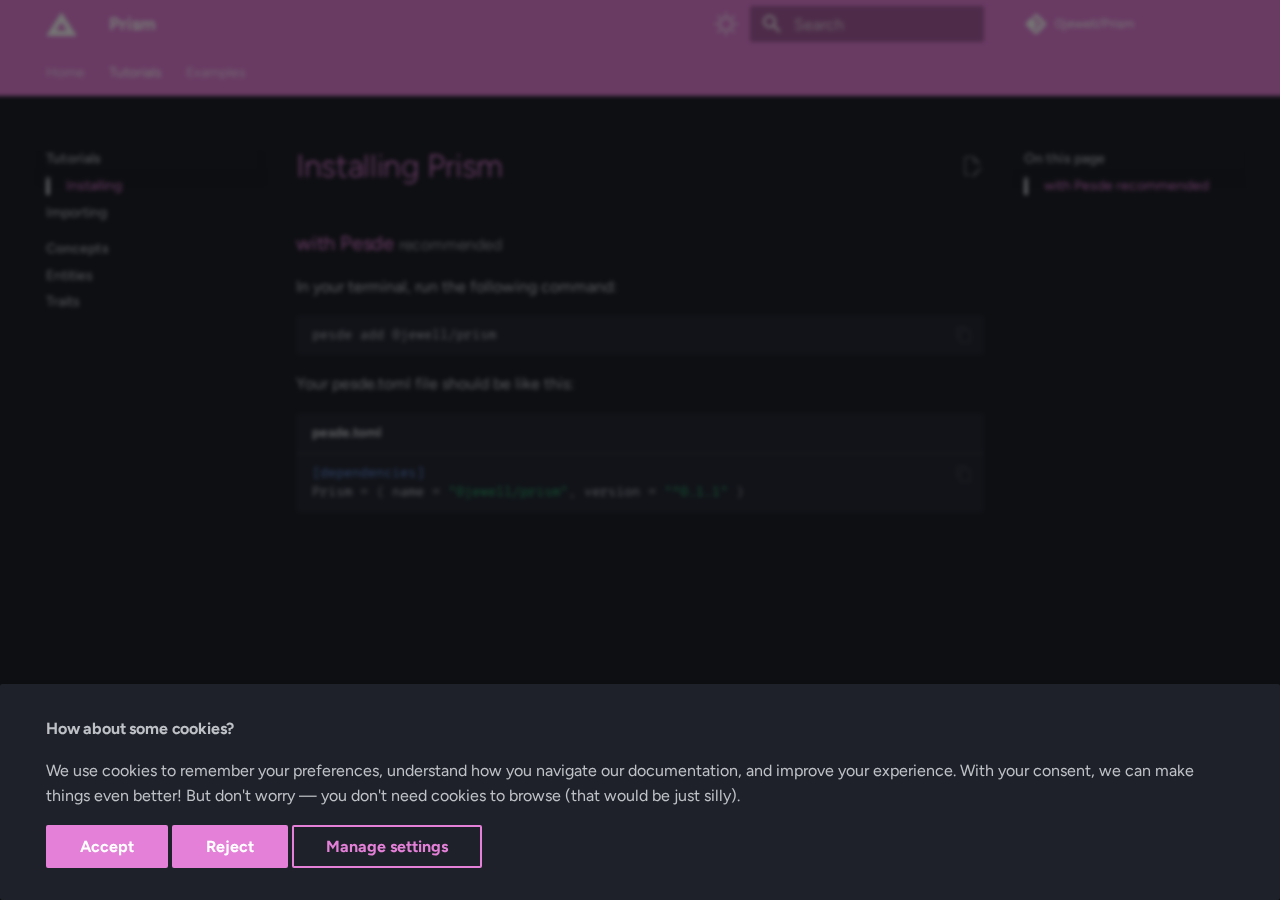
<file: Tutorials/Installing/index.html>
<!doctype html>
<html lang="en" class="no-js">
  <head>
    
      <meta charset="utf-8">
      <meta name="viewport" content="width=device-width,initial-scale=1">
      
      
      
      
        <link rel="prev" href="../..">
      
      
        <link rel="next" href="../Importing/">
      
      
      <link rel="icon" href="../../assets/favicon.png">
      <meta name="generator" content="mkdocs-1.6.1, mkdocs-material-9.6.12">
    
    
      
        <title>Installing - Prism</title>
      
    
    
      <link rel="stylesheet" href="../../assets/stylesheets/main.2afb09e1.min.css">
      
        
        <link rel="stylesheet" href="../../assets/stylesheets/palette.06af60db.min.css">
      
      


    
    
      
    
    
      
        
        
        <link rel="preconnect" href="https://fonts.gstatic.com" crossorigin>
        <link rel="stylesheet" href="https://fonts.googleapis.com/css?family=Figtree:300,300i,400,400i,700,700i%7COverpass+Mono:400,400i,700,700i&display=fallback">
        <style>:root{--md-text-font:"Figtree";--md-code-font:"Overpass Mono"}</style>
      
    
    
      <link rel="stylesheet" href="../../assets/themes/colors.css">
    
      <link rel="stylesheet" href="../../assets/themes/page.css">
    
      <link rel="stylesheet" href="../../assets/themes/paragraph.css">
    
    <script>__md_scope=new URL("../..",location),__md_hash=e=>[...e].reduce(((e,_)=>(e<<5)-e+_.charCodeAt(0)),0),__md_get=(e,_=localStorage,t=__md_scope)=>JSON.parse(_.getItem(t.pathname+"."+e)),__md_set=(e,_,t=localStorage,a=__md_scope)=>{try{t.setItem(a.pathname+"."+e,JSON.stringify(_))}catch(e){}}</script>
    
      

    
    
    
  </head>
  
  
    
    
      
    
    
    
    
    <body dir="ltr" data-md-color-scheme="slate" data-md-color-primary="custom" data-md-color-accent="custom">
  
    
    <input class="md-toggle" data-md-toggle="drawer" type="checkbox" id="__drawer" autocomplete="off">
    <input class="md-toggle" data-md-toggle="search" type="checkbox" id="__search" autocomplete="off">
    <label class="md-overlay" for="__drawer"></label>
    <div data-md-component="skip">
      
        
        <a href="#installing-prism" class="md-skip">
          Skip to content
        </a>
      
    </div>
    <div data-md-component="announce">
      
    </div>
    
    
      

<header class="md-header" data-md-component="header">
  <nav class="md-header__inner md-grid" aria-label="Header">
    <a href="../.." title="Prism" class="md-header__button md-logo" aria-label="Prism" data-md-component="logo">
      
  <img src="../../assets/logo.svg" alt="logo">

    </a>
    <label class="md-header__button md-icon" for="__drawer">
      
      <svg xmlns="http://www.w3.org/2000/svg" viewBox="0 0 24 24"><path d="M3 6h18v2H3zm0 5h18v2H3zm0 5h18v2H3z"/></svg>
    </label>
    <div class="md-header__title" data-md-component="header-title">
      <div class="md-header__ellipsis">
        <div class="md-header__topic">
          <span class="md-ellipsis">
            Prism
          </span>
        </div>
        <div class="md-header__topic" data-md-component="header-topic">
          <span class="md-ellipsis">
            
              Installing
            
          </span>
        </div>
      </div>
    </div>
    
      
        <form class="md-header__option" data-md-component="palette">
  
    
    
    
    <input class="md-option" data-md-color-media="" data-md-color-scheme="slate" data-md-color-primary="custom" data-md-color-accent="custom"  aria-label="Switch to Light theme"  type="radio" name="__palette" id="__palette_0">
    
      <label class="md-header__button md-icon" title="Switch to Light theme" for="__palette_1" hidden>
        <svg xmlns="http://www.w3.org/2000/svg" viewBox="0 0 24 24"><path d="M12 19a7 7 0 1 1 0-14 7 7 0 0 1 0 14m0-1.5a5.5 5.5 0 1 0 0-11 5.5 5.5 0 1 0 0 11m-5.657.157a.75.75 0 0 1 0 1.06l-1.768 1.768a.749.749 0 0 1-1.275-.326.75.75 0 0 1 .215-.734l1.767-1.768a.75.75 0 0 1 1.061 0M3.515 3.515a.75.75 0 0 1 1.06 0l1.768 1.768a.749.749 0 0 1-.326 1.275.75.75 0 0 1-.734-.215L3.515 4.575a.75.75 0 0 1 0-1.06M12 0a.75.75 0 0 1 .75.75v2.5a.75.75 0 0 1-1.5 0V.75A.75.75 0 0 1 12 0M4 12a.75.75 0 0 1-.75.75H.75a.75.75 0 0 1 0-1.5h2.5A.75.75 0 0 1 4 12m8 8a.75.75 0 0 1 .75.75v2.5a.75.75 0 0 1-1.5 0v-2.5A.75.75 0 0 1 12 20m12-8a.75.75 0 0 1-.75.75h-2.5a.75.75 0 0 1 0-1.5h2.5A.75.75 0 0 1 24 12m-6.343 5.657a.75.75 0 0 1 1.06 0l1.768 1.768a.75.75 0 0 1-.018 1.042.75.75 0 0 1-1.042.018l-1.768-1.767a.75.75 0 0 1 0-1.061m2.828-14.142a.75.75 0 0 1 0 1.06l-1.768 1.768a.75.75 0 0 1-1.042-.018.75.75 0 0 1-.018-1.042l1.767-1.768a.75.75 0 0 1 1.061 0"/></svg>
      </label>
    
  
    
    
    
    <input class="md-option" data-md-color-media="" data-md-color-scheme="default" data-md-color-primary="custom" data-md-color-accent="custom"  aria-label="Switch to Dark theme"  type="radio" name="__palette" id="__palette_1">
    
      <label class="md-header__button md-icon" title="Switch to Dark theme" for="__palette_0" hidden>
        <svg xmlns="http://www.w3.org/2000/svg" viewBox="0 0 24 24"><path d="M14.768 3.96zl-.002-.005a9 9 0 0 0-.218-.779c-.13-.394.21-.8.602-.67q.435.144.855.328l.01.005A10.002 10.002 0 0 1 12 22a10 10 0 0 1-9.162-5.985l-.004-.01a10 10 0 0 1-.329-.855c-.13-.392.277-.732.67-.602q.386.126.78.218l.004.002A9 9 0 0 0 14.999 6a9 9 0 0 0-.231-2.04M16.5 6c0 5.799-4.701 10.5-10.5 10.5q-.64 0-1.26-.075A8.5 8.5 0 1 0 16.425 4.74q.075.62.075 1.259Z"/></svg>
      </label>
    
  
</form>
      
    
    
      <script>var palette=__md_get("__palette");if(palette&&palette.color){if("(prefers-color-scheme)"===palette.color.media){var media=matchMedia("(prefers-color-scheme: light)"),input=document.querySelector(media.matches?"[data-md-color-media='(prefers-color-scheme: light)']":"[data-md-color-media='(prefers-color-scheme: dark)']");palette.color.media=input.getAttribute("data-md-color-media"),palette.color.scheme=input.getAttribute("data-md-color-scheme"),palette.color.primary=input.getAttribute("data-md-color-primary"),palette.color.accent=input.getAttribute("data-md-color-accent")}for(var[key,value]of Object.entries(palette.color))document.body.setAttribute("data-md-color-"+key,value)}</script>
    
    
    
      
      
        <label class="md-header__button md-icon" for="__search">
          
          <svg xmlns="http://www.w3.org/2000/svg" viewBox="0 0 24 24"><path d="M9.5 3A6.5 6.5 0 0 1 16 9.5c0 1.61-.59 3.09-1.56 4.23l.27.27h.79l5 5-1.5 1.5-5-5v-.79l-.27-.27A6.52 6.52 0 0 1 9.5 16 6.5 6.5 0 0 1 3 9.5 6.5 6.5 0 0 1 9.5 3m0 2C7 5 5 7 5 9.5S7 14 9.5 14 14 12 14 9.5 12 5 9.5 5"/></svg>
        </label>
        <div class="md-search" data-md-component="search" role="dialog">
  <label class="md-search__overlay" for="__search"></label>
  <div class="md-search__inner" role="search">
    <form class="md-search__form" name="search">
      <input type="text" class="md-search__input" name="query" aria-label="Search" placeholder="Search" autocapitalize="off" autocorrect="off" autocomplete="off" spellcheck="false" data-md-component="search-query" required>
      <label class="md-search__icon md-icon" for="__search">
        
        <svg xmlns="http://www.w3.org/2000/svg" viewBox="0 0 24 24"><path d="M9.5 3A6.5 6.5 0 0 1 16 9.5c0 1.61-.59 3.09-1.56 4.23l.27.27h.79l5 5-1.5 1.5-5-5v-.79l-.27-.27A6.52 6.52 0 0 1 9.5 16 6.5 6.5 0 0 1 3 9.5 6.5 6.5 0 0 1 9.5 3m0 2C7 5 5 7 5 9.5S7 14 9.5 14 14 12 14 9.5 12 5 9.5 5"/></svg>
        
        <svg xmlns="http://www.w3.org/2000/svg" viewBox="0 0 24 24"><path d="M20 11v2H8l5.5 5.5-1.42 1.42L4.16 12l7.92-7.92L13.5 5.5 8 11z"/></svg>
      </label>
      <nav class="md-search__options" aria-label="Search">
        
          <a href="javascript:void(0)" class="md-search__icon md-icon" title="Share" aria-label="Share" data-clipboard data-clipboard-text="" data-md-component="search-share" tabindex="-1">
            
            <svg xmlns="http://www.w3.org/2000/svg" viewBox="0 0 24 24"><path d="M18 16.08c-.76 0-1.44.3-1.96.77L8.91 12.7c.05-.23.09-.46.09-.7s-.04-.47-.09-.7l7.05-4.11c.54.5 1.25.81 2.04.81a3 3 0 0 0 3-3 3 3 0 0 0-3-3 3 3 0 0 0-3 3c0 .24.04.47.09.7L8.04 9.81C7.5 9.31 6.79 9 6 9a3 3 0 0 0-3 3 3 3 0 0 0 3 3c.79 0 1.5-.31 2.04-.81l7.12 4.15c-.05.21-.08.43-.08.66 0 1.61 1.31 2.91 2.92 2.91s2.92-1.3 2.92-2.91A2.92 2.92 0 0 0 18 16.08"/></svg>
          </a>
        
        <button type="reset" class="md-search__icon md-icon" title="Clear" aria-label="Clear" tabindex="-1">
          
          <svg xmlns="http://www.w3.org/2000/svg" viewBox="0 0 24 24"><path d="M19 6.41 17.59 5 12 10.59 6.41 5 5 6.41 10.59 12 5 17.59 6.41 19 12 13.41 17.59 19 19 17.59 13.41 12z"/></svg>
        </button>
      </nav>
      
        <div class="md-search__suggest" data-md-component="search-suggest"></div>
      
    </form>
    <div class="md-search__output">
      <div class="md-search__scrollwrap" tabindex="0" data-md-scrollfix>
        <div class="md-search-result" data-md-component="search-result">
          <div class="md-search-result__meta">
            Initializing search
          </div>
          <ol class="md-search-result__list" role="presentation"></ol>
        </div>
      </div>
    </div>
  </div>
</div>
      
    
    
      <div class="md-header__source">
        <a href="https://github.com/0jewell/Prism" title="Go to repository" class="md-source" data-md-component="source">
  <div class="md-source__icon md-icon">
    
    <svg xmlns="http://www.w3.org/2000/svg" viewBox="0 0 448 512"><!--! Font Awesome Free 6.7.2 by @fontawesome - https://fontawesome.com License - https://fontawesome.com/license/free (Icons: CC BY 4.0, Fonts: SIL OFL 1.1, Code: MIT License) Copyright 2024 Fonticons, Inc.--><path d="M439.55 236.05 244 40.45a28.87 28.87 0 0 0-40.81 0l-40.66 40.63 51.52 51.52c27.06-9.14 52.68 16.77 43.39 43.68l49.66 49.66c34.23-11.8 61.18 31 35.47 56.69-26.49 26.49-70.21-2.87-56-37.34L240.22 199v121.85c25.3 12.54 22.26 41.85 9.08 55a34.34 34.34 0 0 1-48.55 0c-17.57-17.6-11.07-46.91 11.25-56v-123c-20.8-8.51-24.6-30.74-18.64-45L142.57 101 8.45 235.14a28.86 28.86 0 0 0 0 40.81l195.61 195.6a28.86 28.86 0 0 0 40.8 0l194.69-194.69a28.86 28.86 0 0 0 0-40.81"/></svg>
  </div>
  <div class="md-source__repository">
    0jewell/Prism
  </div>
</a>
      </div>
    
  </nav>
  
</header>
    
    <div class="md-container" data-md-component="container">
      
      
        
          
            
<nav class="md-tabs" aria-label="Tabs" data-md-component="tabs">
  <div class="md-grid">
    <ul class="md-tabs__list">
      
        
  
  
  
  
    <li class="md-tabs__item">
      <a href="../.." class="md-tabs__link">
        
  
  
    
  
  Home

      </a>
    </li>
  

      
        
  
  
  
    
  
  
    
    
      <li class="md-tabs__item md-tabs__item--active">
        <a href="./" class="md-tabs__link">
          
  
  
    
  
  Tutorials

        </a>
      </li>
    
  

      
        
  
  
  
  
    
    
      <li class="md-tabs__item">
        <a href="../../Examples/Fusion/" class="md-tabs__link">
          
  
  
    
  
  Examples

        </a>
      </li>
    
  

      
    </ul>
  </div>
</nav>
          
        
      
      <main class="md-main" data-md-component="main">
        <div class="md-main__inner md-grid">
          
            
              
              <div class="md-sidebar md-sidebar--primary" data-md-component="sidebar" data-md-type="navigation" >
                <div class="md-sidebar__scrollwrap">
                  <div class="md-sidebar__inner">
                    


  


<nav class="md-nav md-nav--primary md-nav--lifted" aria-label="Navigation" data-md-level="0">
  <label class="md-nav__title" for="__drawer">
    <a href="../.." title="Prism" class="md-nav__button md-logo" aria-label="Prism" data-md-component="logo">
      
  <img src="../../assets/logo.svg" alt="logo">

    </a>
    Prism
  </label>
  
    <div class="md-nav__source">
      <a href="https://github.com/0jewell/Prism" title="Go to repository" class="md-source" data-md-component="source">
  <div class="md-source__icon md-icon">
    
    <svg xmlns="http://www.w3.org/2000/svg" viewBox="0 0 448 512"><!--! Font Awesome Free 6.7.2 by @fontawesome - https://fontawesome.com License - https://fontawesome.com/license/free (Icons: CC BY 4.0, Fonts: SIL OFL 1.1, Code: MIT License) Copyright 2024 Fonticons, Inc.--><path d="M439.55 236.05 244 40.45a28.87 28.87 0 0 0-40.81 0l-40.66 40.63 51.52 51.52c27.06-9.14 52.68 16.77 43.39 43.68l49.66 49.66c34.23-11.8 61.18 31 35.47 56.69-26.49 26.49-70.21-2.87-56-37.34L240.22 199v121.85c25.3 12.54 22.26 41.85 9.08 55a34.34 34.34 0 0 1-48.55 0c-17.57-17.6-11.07-46.91 11.25-56v-123c-20.8-8.51-24.6-30.74-18.64-45L142.57 101 8.45 235.14a28.86 28.86 0 0 0 0 40.81l195.61 195.6a28.86 28.86 0 0 0 40.8 0l194.69-194.69a28.86 28.86 0 0 0 0-40.81"/></svg>
  </div>
  <div class="md-source__repository">
    0jewell/Prism
  </div>
</a>
    </div>
  
  <ul class="md-nav__list" data-md-scrollfix>
    
      
      
  
  
  
  
    <li class="md-nav__item">
      <a href="../.." class="md-nav__link">
        
  
  
  <span class="md-ellipsis">
    Home
    
  </span>
  

      </a>
    </li>
  

    
      
      
  
  
    
  
  
  
    
    
      
        
      
        
      
        
      
    
    
    
      
        
        
      
      
        
      
    
    
    <li class="md-nav__item md-nav__item--active md-nav__item--section md-nav__item--nested">
      
        
        
        <input class="md-nav__toggle md-toggle " type="checkbox" id="__nav_2" checked>
        
          
          <label class="md-nav__link" for="__nav_2" id="__nav_2_label" tabindex="">
            
  
  
  <span class="md-ellipsis">
    Tutorials
    
  </span>
  

            <span class="md-nav__icon md-icon"></span>
          </label>
        
        <nav class="md-nav" data-md-level="1" aria-labelledby="__nav_2_label" aria-expanded="true">
          <label class="md-nav__title" for="__nav_2">
            <span class="md-nav__icon md-icon"></span>
            Tutorials
          </label>
          <ul class="md-nav__list" data-md-scrollfix>
            
              
                
  
  
    
  
  
  
    <li class="md-nav__item md-nav__item--active">
      
      <input class="md-nav__toggle md-toggle" type="checkbox" id="__toc">
      
      
        
      
      
        <label class="md-nav__link md-nav__link--active" for="__toc">
          
  
  
  <span class="md-ellipsis">
    Installing
    
  </span>
  

          <span class="md-nav__icon md-icon"></span>
        </label>
      
      <a href="./" class="md-nav__link md-nav__link--active">
        
  
  
  <span class="md-ellipsis">
    Installing
    
  </span>
  

      </a>
      
        

  

<nav class="md-nav md-nav--secondary" aria-label="On this page">
  
  
  
    
  
  
    <label class="md-nav__title" for="__toc">
      <span class="md-nav__icon md-icon"></span>
      On this page
    </label>
    <ul class="md-nav__list" data-md-component="toc" data-md-scrollfix>
      
        <li class="md-nav__item">
  <a href="#with-pesde-recommended" class="md-nav__link">
    <span class="md-ellipsis">
      with Pesde recommended
    </span>
  </a>
  
</li>
      
    </ul>
  
</nav>
      
    </li>
  

              
            
              
                
  
  
  
  
    <li class="md-nav__item">
      <a href="../Importing/" class="md-nav__link">
        
  
  
  <span class="md-ellipsis">
    Importing
    
  </span>
  

      </a>
    </li>
  

              
            
              
                
  
  
  
  
    
    
      
        
      
        
      
    
    
    
      
      
        
          
          
        
      
    
    
    <li class="md-nav__item md-nav__item--section md-nav__item--nested">
      
        
        
          
        
        <input class="md-nav__toggle md-toggle md-toggle--indeterminate" type="checkbox" id="__nav_2_3" >
        
          
          <label class="md-nav__link" for="__nav_2_3" id="__nav_2_3_label" tabindex="">
            
  
  
  <span class="md-ellipsis">
    Concepts
    
  </span>
  

            <span class="md-nav__icon md-icon"></span>
          </label>
        
        <nav class="md-nav" data-md-level="2" aria-labelledby="__nav_2_3_label" aria-expanded="false">
          <label class="md-nav__title" for="__nav_2_3">
            <span class="md-nav__icon md-icon"></span>
            Concepts
          </label>
          <ul class="md-nav__list" data-md-scrollfix>
            
              
                
  
  
  
  
    <li class="md-nav__item">
      <a href="../../Concepts/Entities/" class="md-nav__link">
        
  
  
  <span class="md-ellipsis">
    Entities
    
  </span>
  

      </a>
    </li>
  

              
            
              
                
  
  
  
  
    <li class="md-nav__item">
      <a href="../../Concepts/Traits/" class="md-nav__link">
        
  
  
  <span class="md-ellipsis">
    Traits
    
  </span>
  

      </a>
    </li>
  

              
            
          </ul>
        </nav>
      
    </li>
  

              
            
          </ul>
        </nav>
      
    </li>
  

    
      
      
  
  
  
  
    
    
      
        
      
    
    
    
      
      
        
      
    
    
    <li class="md-nav__item md-nav__item--nested">
      
        
        
          
        
        <input class="md-nav__toggle md-toggle md-toggle--indeterminate" type="checkbox" id="__nav_3" >
        
          
          <label class="md-nav__link" for="__nav_3" id="__nav_3_label" tabindex="0">
            
  
  
  <span class="md-ellipsis">
    Examples
    
  </span>
  

            <span class="md-nav__icon md-icon"></span>
          </label>
        
        <nav class="md-nav" data-md-level="1" aria-labelledby="__nav_3_label" aria-expanded="false">
          <label class="md-nav__title" for="__nav_3">
            <span class="md-nav__icon md-icon"></span>
            Examples
          </label>
          <ul class="md-nav__list" data-md-scrollfix>
            
              
                
  
  
  
  
    <li class="md-nav__item">
      <a href="../../Examples/Fusion/" class="md-nav__link">
        
  
  
  <span class="md-ellipsis">
    Using Fusion
    
  </span>
  

      </a>
    </li>
  

              
            
          </ul>
        </nav>
      
    </li>
  

    
  </ul>
</nav>
                  </div>
                </div>
              </div>
            
            
              
              <div class="md-sidebar md-sidebar--secondary" data-md-component="sidebar" data-md-type="toc" >
                <div class="md-sidebar__scrollwrap">
                  <div class="md-sidebar__inner">
                    

  

<nav class="md-nav md-nav--secondary" aria-label="On this page">
  
  
  
    
  
  
    <label class="md-nav__title" for="__toc">
      <span class="md-nav__icon md-icon"></span>
      On this page
    </label>
    <ul class="md-nav__list" data-md-component="toc" data-md-scrollfix>
      
        <li class="md-nav__item">
  <a href="#with-pesde-recommended" class="md-nav__link">
    <span class="md-ellipsis">
      with Pesde recommended
    </span>
  </a>
  
</li>
      
    </ul>
  
</nav>
                  </div>
                </div>
              </div>
            
          
          
            <div class="md-content" data-md-component="content">
              <article class="md-content__inner md-typeset">
                
                  


  
    <a href="https://github.com/0jewell/Prism/edit/main/docs/Tutorials/Installing.md" title="Edit this page" class="md-content__button md-icon">
      
      <svg xmlns="http://www.w3.org/2000/svg" viewBox="0 0 24 24"><path d="M10 20H6V4h7v5h5v3.1l2-2V8l-6-6H6c-1.1 0-2 .9-2 2v16c0 1.1.9 2 2 2h4zm10.2-7c.1 0 .3.1.4.2l1.3 1.3c.2.2.2.6 0 .8l-1 1-2.1-2.1 1-1c.1-.1.2-.2.4-.2m0 3.9L14.1 23H12v-2.1l6.1-6.1z"/></svg>
    </a>
  
  


<h1 id="installing-prism">Installing Prism</h1>
<h3 id="with-pesde-recommended">with Pesde <small>recommended</small></h3>
<p>In your terminal, run the following command:
<div class="highlight"><pre><span></span><code>pesde<span class="w"> </span>add<span class="w"> </span>0jewell/prism
</code></pre></div></p>
<p>Your pesde.toml file should be like this:
<div class="highlight"><span class="filename">pesde.toml</span><pre><span></span><code><span class="k">[dependencies]</span>
<span class="n">Prism</span><span class="w"> </span><span class="o">=</span><span class="w"> </span><span class="p">{</span><span class="w"> </span><span class="n">name</span><span class="w"> </span><span class="p">=</span><span class="w"> </span><span class="s2">&quot;0jewell/prism&quot;</span><span class="p">,</span><span class="w"> </span><span class="n">version</span><span class="w"> </span><span class="p">=</span><span class="w"> </span><span class="s2">&quot;^0.1.1&quot;</span><span class="w"> </span><span class="p">}</span>
</code></pre></div></p>












                
              </article>
            </div>
          
          
<script>var target=document.getElementById(location.hash.slice(1));target&&target.name&&(target.checked=target.name.startsWith("__tabbed_"))</script>
        </div>
        
          <button type="button" class="md-top md-icon" data-md-component="top" hidden>
  
  <svg xmlns="http://www.w3.org/2000/svg" viewBox="0 0 24 24"><path d="M13 20h-2V8l-5.5 5.5-1.42-1.42L12 4.16l7.92 7.92-1.42 1.42L13 8z"/></svg>
  Back to top
</button>
        
      </main>
      
        <footer class="md-footer">
  
    
      
      <nav class="md-footer__inner md-grid" aria-label="Footer" >
        
          
          <a href="../.." class="md-footer__link md-footer__link--prev" aria-label="Previous: Home">
            <div class="md-footer__button md-icon">
              
              <svg xmlns="http://www.w3.org/2000/svg" viewBox="0 0 24 24"><path d="M20 11v2H8l5.5 5.5-1.42 1.42L4.16 12l7.92-7.92L13.5 5.5 8 11z"/></svg>
            </div>
            <div class="md-footer__title">
              <span class="md-footer__direction">
                Previous
              </span>
              <div class="md-ellipsis">
                Home
              </div>
            </div>
          </a>
        
        
          
          <a href="../Importing/" class="md-footer__link md-footer__link--next" aria-label="Next: Importing">
            <div class="md-footer__title">
              <span class="md-footer__direction">
                Next
              </span>
              <div class="md-ellipsis">
                Importing
              </div>
            </div>
            <div class="md-footer__button md-icon">
              
              <svg xmlns="http://www.w3.org/2000/svg" viewBox="0 0 24 24"><path d="M4 11v2h12l-5.5 5.5 1.42 1.42L19.84 12l-7.92-7.92L10.5 5.5 16 11z"/></svg>
            </div>
          </a>
        
      </nav>
    
  
  <div class="md-footer-meta md-typeset">
    <div class="md-footer-meta__inner md-grid">
      <div class="md-copyright">
  
    <div class="md-copyright__highlight">
      Copyright &copy; 2025 0jewell
    </div>
  
  
    Made with
    <a href="https://squidfunk.github.io/mkdocs-material/" target="_blank" rel="noopener">
      Material for MkDocs
    </a>
  
</div>
      
    </div>
  </div>
</footer>
      
    </div>
    <div class="md-dialog" data-md-component="dialog">
      <div class="md-dialog__inner md-typeset"></div>
    </div>
    
      <div class="md-progress" data-md-component="progress" role="progressbar"></div>
    
    
      <div class="md-consent" data-md-component="consent" id="__consent" hidden>
        <div class="md-consent__overlay"></div>
        <aside class="md-consent__inner">
          <form class="md-consent__form md-grid md-typeset" name="consent">
            



<h4>How about some cookies?</h4>
<p>We use cookies to remember your preferences, understand how you navigate our documentation,  and improve your experience. With your consent, we can make things even better!   But don't worry — you don't need cookies to browse (that would be just silly).  
</p>
<input class="md-toggle" type="checkbox" id="__settings" >
<div class="md-consent__settings">
  <ul class="task-list">
    
    
      
    
    
      
        
  
  
    
    
  
  <li class="task-list-item">
    <label class="task-list-control">
      <input type="checkbox" name="github" checked>
      <span class="task-list-indicator"></span>
      GitHub
    </label>
  </li>

      
    
    
  </ul>
</div>
<div class="md-consent__controls">
  
    
      <button class="md-button md-button--primary">Accept</button>
    
    
    
  
    
    
      <button type="reset" class="md-button md-button--primary">Reject</button>
    
    
  
    
    
    
      <label class="md-button" for="__settings">Manage settings</label>
    
  
</div>
          </form>
        </aside>
      </div>
      <script>var consent=__md_get("__consent");if(consent)for(var input of document.forms.consent.elements)input.name&&(input.checked=consent[input.name]||!1);else"file:"!==location.protocol&&setTimeout((function(){document.querySelector("[data-md-component=consent]").hidden=!1}),250);var form=document.forms.consent;for(var action of["submit","reset"])form.addEventListener(action,(function(e){if(e.preventDefault(),"reset"===e.type)for(var n of document.forms.consent.elements)n.name&&(n.checked=!1);__md_set("__consent",Object.fromEntries(Array.from(new FormData(form).keys()).map((function(e){return[e,!0]})))),location.hash="",location.reload()}))</script>
    
    
      
      <script id="__config" type="application/json">{"base": "../..", "features": ["navigation.tabs", "navigation.top", "navigation.tracking", "navigation.sections", "navigation.instant", "navigation.instant.progress", "navigation.indexes", "navigation.footer", "navigation.expand", "search.suggest", "search.highlight", "search.share", "content.action.edit", "content.code.copy", "content.code.annotate"], "search": "../../assets/javascripts/workers/search.f8cc74c7.min.js", "tags": null, "translations": {"clipboard.copied": "Copied to clipboard", "clipboard.copy": "Copy to clipboard", "search.result.more.one": "1 more on this page", "search.result.more.other": "# more on this page", "search.result.none": "No matching documents", "search.result.one": "1 matching document", "search.result.other": "# matching documents", "search.result.placeholder": "Type to start searching", "search.result.term.missing": "Missing", "select.version": "Select version"}, "version": null}</script>
    
    
      <script src="../../assets/javascripts/bundle.c8b220af.min.js"></script>
      
    
  </body>
</html>
</file>
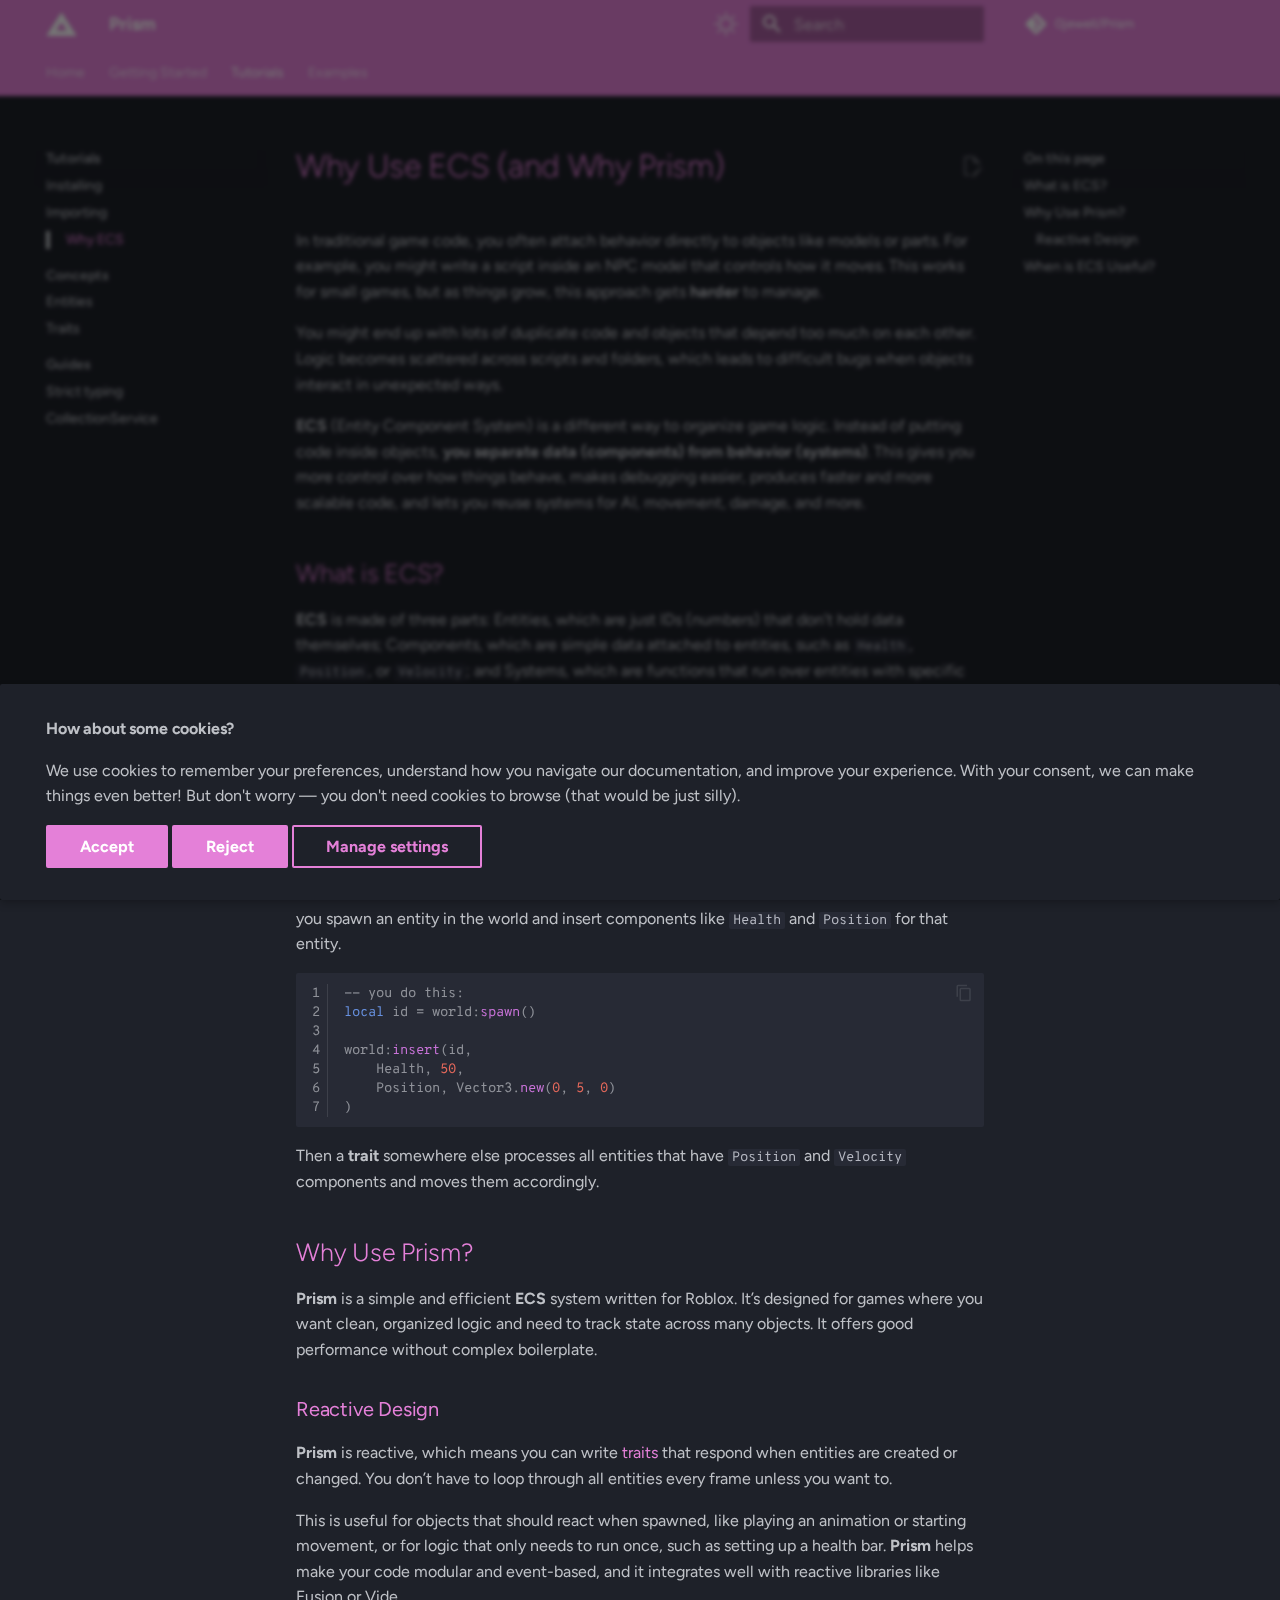
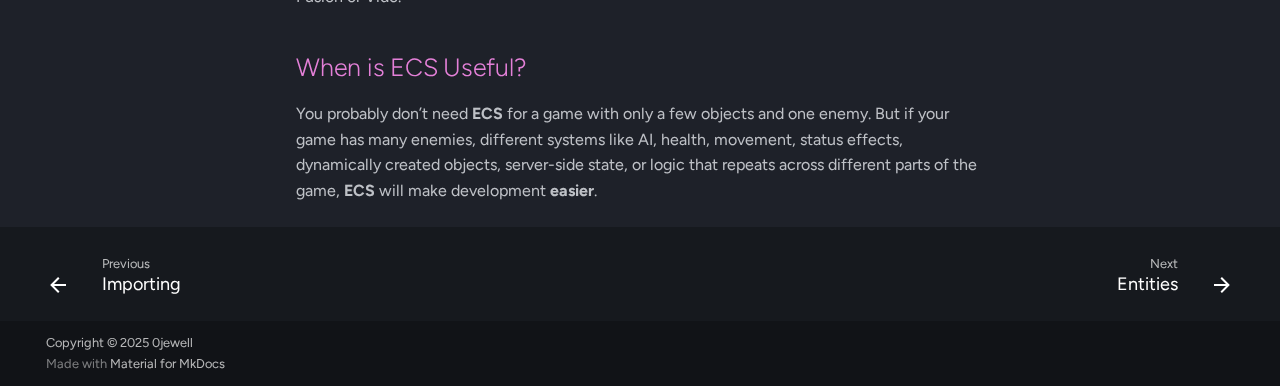
<file: Tutorials/Why-ECS/index.html>
<!doctype html>
<html lang="en" class="no-js">
  <head>
    
      <meta charset="utf-8">
      <meta name="viewport" content="width=device-width,initial-scale=1">
      
      
      
      
        <link rel="prev" href="../Importing/">
      
      
        <link rel="next" href="../../Concepts/Entities/">
      
      
      <link rel="icon" href="../../assets/favicon.png">
      <meta name="generator" content="mkdocs-1.6.1, mkdocs-material-9.6.17">
    
    
      
        <title>Why ECS - Prism</title>
      
    
    
      <link rel="stylesheet" href="../../assets/stylesheets/main.7e37652d.min.css">
      
        
        <link rel="stylesheet" href="../../assets/stylesheets/palette.06af60db.min.css">
      
      


    
    
      
    
    
      
        
        
        <link rel="preconnect" href="https://fonts.gstatic.com" crossorigin>
        <link rel="stylesheet" href="https://fonts.googleapis.com/css?family=Figtree:300,300i,400,400i,700,700i%7COverpass+Mono:400,400i,700,700i&display=fallback">
        <style>:root{--md-text-font:"Figtree";--md-code-font:"Overpass Mono"}</style>
      
    
    
      <link rel="stylesheet" href="../../assets/themes/colors.css">
    
      <link rel="stylesheet" href="../../assets/themes/page.css">
    
      <link rel="stylesheet" href="../../assets/themes/paragraph.css">
    
    <script>__md_scope=new URL("../..",location),__md_hash=e=>[...e].reduce(((e,_)=>(e<<5)-e+_.charCodeAt(0)),0),__md_get=(e,_=localStorage,t=__md_scope)=>JSON.parse(_.getItem(t.pathname+"."+e)),__md_set=(e,_,t=localStorage,a=__md_scope)=>{try{t.setItem(a.pathname+"."+e,JSON.stringify(_))}catch(e){}}</script>
    
      

    
    
    
  </head>
  
  
    
    
      
    
    
    
    
    <body dir="ltr" data-md-color-scheme="slate" data-md-color-primary="custom" data-md-color-accent="custom">
  
    
    <input class="md-toggle" data-md-toggle="drawer" type="checkbox" id="__drawer" autocomplete="off">
    <input class="md-toggle" data-md-toggle="search" type="checkbox" id="__search" autocomplete="off">
    <label class="md-overlay" for="__drawer"></label>
    <div data-md-component="skip">
      
        
        <a href="#why-use-ecs-and-why-prism" class="md-skip">
          Skip to content
        </a>
      
    </div>
    <div data-md-component="announce">
      
    </div>
    
    
      

<header class="md-header" data-md-component="header">
  <nav class="md-header__inner md-grid" aria-label="Header">
    <a href="../.." title="Prism" class="md-header__button md-logo" aria-label="Prism" data-md-component="logo">
      
  <img src="../../assets/logo.svg" alt="logo">

    </a>
    <label class="md-header__button md-icon" for="__drawer">
      
      <svg xmlns="http://www.w3.org/2000/svg" viewBox="0 0 24 24"><path d="M3 6h18v2H3zm0 5h18v2H3zm0 5h18v2H3z"/></svg>
    </label>
    <div class="md-header__title" data-md-component="header-title">
      <div class="md-header__ellipsis">
        <div class="md-header__topic">
          <span class="md-ellipsis">
            Prism
          </span>
        </div>
        <div class="md-header__topic" data-md-component="header-topic">
          <span class="md-ellipsis">
            
              Why ECS
            
          </span>
        </div>
      </div>
    </div>
    
      
        <form class="md-header__option" data-md-component="palette">
  
    
    
    
    <input class="md-option" data-md-color-media="" data-md-color-scheme="slate" data-md-color-primary="custom" data-md-color-accent="custom"  aria-label="Switch to Light theme"  type="radio" name="__palette" id="__palette_0">
    
      <label class="md-header__button md-icon" title="Switch to Light theme" for="__palette_1" hidden>
        <svg xmlns="http://www.w3.org/2000/svg" viewBox="0 0 24 24"><path d="M12 19a7 7 0 1 1 0-14 7 7 0 0 1 0 14m0-1.5a5.5 5.5 0 1 0 0-11 5.5 5.5 0 1 0 0 11m-5.657.157a.75.75 0 0 1 0 1.06l-1.768 1.768a.749.749 0 0 1-1.275-.326.75.75 0 0 1 .215-.734l1.767-1.768a.75.75 0 0 1 1.061 0M3.515 3.515a.75.75 0 0 1 1.06 0l1.768 1.768a.749.749 0 0 1-.326 1.275.75.75 0 0 1-.734-.215L3.515 4.575a.75.75 0 0 1 0-1.06M12 0a.75.75 0 0 1 .75.75v2.5a.75.75 0 0 1-1.5 0V.75A.75.75 0 0 1 12 0M4 12a.75.75 0 0 1-.75.75H.75a.75.75 0 0 1 0-1.5h2.5A.75.75 0 0 1 4 12m8 8a.75.75 0 0 1 .75.75v2.5a.75.75 0 0 1-1.5 0v-2.5A.75.75 0 0 1 12 20m12-8a.75.75 0 0 1-.75.75h-2.5a.75.75 0 0 1 0-1.5h2.5A.75.75 0 0 1 24 12m-6.343 5.657a.75.75 0 0 1 1.06 0l1.768 1.768a.75.75 0 0 1-.018 1.042.75.75 0 0 1-1.042.018l-1.768-1.767a.75.75 0 0 1 0-1.061m2.828-14.142a.75.75 0 0 1 0 1.06l-1.768 1.768a.75.75 0 0 1-1.042-.018.75.75 0 0 1-.018-1.042l1.767-1.768a.75.75 0 0 1 1.061 0"/></svg>
      </label>
    
  
    
    
    
    <input class="md-option" data-md-color-media="" data-md-color-scheme="default" data-md-color-primary="custom" data-md-color-accent="custom"  aria-label="Switch to Dark theme"  type="radio" name="__palette" id="__palette_1">
    
      <label class="md-header__button md-icon" title="Switch to Dark theme" for="__palette_0" hidden>
        <svg xmlns="http://www.w3.org/2000/svg" viewBox="0 0 24 24"><path d="M14.768 3.96zl-.002-.005a9 9 0 0 0-.218-.779c-.13-.394.21-.8.602-.67q.435.144.855.328l.01.005A10.002 10.002 0 0 1 12 22a10 10 0 0 1-9.162-5.985l-.004-.01a10 10 0 0 1-.329-.855c-.13-.392.277-.732.67-.602q.386.126.78.218l.004.002A9 9 0 0 0 14.999 6a9 9 0 0 0-.231-2.04M16.5 6c0 5.799-4.701 10.5-10.5 10.5q-.64 0-1.26-.075A8.5 8.5 0 1 0 16.425 4.74q.075.62.075 1.259Z"/></svg>
      </label>
    
  
</form>
      
    
    
      <script>var palette=__md_get("__palette");if(palette&&palette.color){if("(prefers-color-scheme)"===palette.color.media){var media=matchMedia("(prefers-color-scheme: light)"),input=document.querySelector(media.matches?"[data-md-color-media='(prefers-color-scheme: light)']":"[data-md-color-media='(prefers-color-scheme: dark)']");palette.color.media=input.getAttribute("data-md-color-media"),palette.color.scheme=input.getAttribute("data-md-color-scheme"),palette.color.primary=input.getAttribute("data-md-color-primary"),palette.color.accent=input.getAttribute("data-md-color-accent")}for(var[key,value]of Object.entries(palette.color))document.body.setAttribute("data-md-color-"+key,value)}</script>
    
    
    
      
      
        <label class="md-header__button md-icon" for="__search">
          
          <svg xmlns="http://www.w3.org/2000/svg" viewBox="0 0 24 24"><path d="M9.5 3A6.5 6.5 0 0 1 16 9.5c0 1.61-.59 3.09-1.56 4.23l.27.27h.79l5 5-1.5 1.5-5-5v-.79l-.27-.27A6.52 6.52 0 0 1 9.5 16 6.5 6.5 0 0 1 3 9.5 6.5 6.5 0 0 1 9.5 3m0 2C7 5 5 7 5 9.5S7 14 9.5 14 14 12 14 9.5 12 5 9.5 5"/></svg>
        </label>
        <div class="md-search" data-md-component="search" role="dialog">
  <label class="md-search__overlay" for="__search"></label>
  <div class="md-search__inner" role="search">
    <form class="md-search__form" name="search">
      <input type="text" class="md-search__input" name="query" aria-label="Search" placeholder="Search" autocapitalize="off" autocorrect="off" autocomplete="off" spellcheck="false" data-md-component="search-query" required>
      <label class="md-search__icon md-icon" for="__search">
        
        <svg xmlns="http://www.w3.org/2000/svg" viewBox="0 0 24 24"><path d="M9.5 3A6.5 6.5 0 0 1 16 9.5c0 1.61-.59 3.09-1.56 4.23l.27.27h.79l5 5-1.5 1.5-5-5v-.79l-.27-.27A6.52 6.52 0 0 1 9.5 16 6.5 6.5 0 0 1 3 9.5 6.5 6.5 0 0 1 9.5 3m0 2C7 5 5 7 5 9.5S7 14 9.5 14 14 12 14 9.5 12 5 9.5 5"/></svg>
        
        <svg xmlns="http://www.w3.org/2000/svg" viewBox="0 0 24 24"><path d="M20 11v2H8l5.5 5.5-1.42 1.42L4.16 12l7.92-7.92L13.5 5.5 8 11z"/></svg>
      </label>
      <nav class="md-search__options" aria-label="Search">
        
          <a href="javascript:void(0)" class="md-search__icon md-icon" title="Share" aria-label="Share" data-clipboard data-clipboard-text="" data-md-component="search-share" tabindex="-1">
            
            <svg xmlns="http://www.w3.org/2000/svg" viewBox="0 0 24 24"><path d="M18 16.08c-.76 0-1.44.3-1.96.77L8.91 12.7c.05-.23.09-.46.09-.7s-.04-.47-.09-.7l7.05-4.11c.54.5 1.25.81 2.04.81a3 3 0 0 0 3-3 3 3 0 0 0-3-3 3 3 0 0 0-3 3c0 .24.04.47.09.7L8.04 9.81C7.5 9.31 6.79 9 6 9a3 3 0 0 0-3 3 3 3 0 0 0 3 3c.79 0 1.5-.31 2.04-.81l7.12 4.15c-.05.21-.08.43-.08.66 0 1.61 1.31 2.91 2.92 2.91s2.92-1.3 2.92-2.91A2.92 2.92 0 0 0 18 16.08"/></svg>
          </a>
        
        <button type="reset" class="md-search__icon md-icon" title="Clear" aria-label="Clear" tabindex="-1">
          
          <svg xmlns="http://www.w3.org/2000/svg" viewBox="0 0 24 24"><path d="M19 6.41 17.59 5 12 10.59 6.41 5 5 6.41 10.59 12 5 17.59 6.41 19 12 13.41 17.59 19 19 17.59 13.41 12z"/></svg>
        </button>
      </nav>
      
        <div class="md-search__suggest" data-md-component="search-suggest"></div>
      
    </form>
    <div class="md-search__output">
      <div class="md-search__scrollwrap" tabindex="0" data-md-scrollfix>
        <div class="md-search-result" data-md-component="search-result">
          <div class="md-search-result__meta">
            Initializing search
          </div>
          <ol class="md-search-result__list" role="presentation"></ol>
        </div>
      </div>
    </div>
  </div>
</div>
      
    
    
      <div class="md-header__source">
        <a href="https://github.com/0jewell/Prism" title="Go to repository" class="md-source" data-md-component="source">
  <div class="md-source__icon md-icon">
    
    <svg xmlns="http://www.w3.org/2000/svg" viewBox="0 0 448 512"><!--! Font Awesome Free 7.0.0 by @fontawesome - https://fontawesome.com License - https://fontawesome.com/license/free (Icons: CC BY 4.0, Fonts: SIL OFL 1.1, Code: MIT License) Copyright 2025 Fonticons, Inc.--><path fill="currentColor" d="M439.6 236.1 244 40.5c-5.4-5.5-12.8-8.5-20.4-8.5s-15 3-20.4 8.4L162.5 81l51.5 51.5c27.1-9.1 52.7 16.8 43.4 43.7l49.7 49.7c34.2-11.8 61.2 31 35.5 56.7-26.5 26.5-70.2-2.9-56-37.3L240.3 199v121.9c25.3 12.5 22.3 41.8 9.1 55-6.4 6.4-15.2 10.1-24.3 10.1s-17.8-3.6-24.3-10.1c-17.6-17.6-11.1-46.9 11.2-56v-123c-20.8-8.5-24.6-30.7-18.6-45L142.6 101 8.5 235.1C3 240.6 0 247.9 0 255.5s3 15 8.5 20.4l195.6 195.7c5.4 5.4 12.7 8.4 20.4 8.4s15-3 20.4-8.4l194.7-194.7c5.4-5.4 8.4-12.8 8.4-20.4s-3-15-8.4-20.4"/></svg>
  </div>
  <div class="md-source__repository">
    0jewell/Prism
  </div>
</a>
      </div>
    
  </nav>
  
</header>
    
    <div class="md-container" data-md-component="container">
      
      
        
          
            
<nav class="md-tabs" aria-label="Tabs" data-md-component="tabs">
  <div class="md-grid">
    <ul class="md-tabs__list">
      
        
  
  
  
  
    <li class="md-tabs__item">
      <a href="../.." class="md-tabs__link">
        
  
  
    
  
  Home

      </a>
    </li>
  

      
        
  
  
  
  
    <li class="md-tabs__item">
      <a href="../../Getting-started/" class="md-tabs__link">
        
  
  
    
  
  Getting Started

      </a>
    </li>
  

      
        
  
  
  
    
  
  
    
    
      <li class="md-tabs__item md-tabs__item--active">
        <a href="../Installing/" class="md-tabs__link">
          
  
  
    
  
  Tutorials

        </a>
      </li>
    
  

      
        
  
  
  
  
    
    
      <li class="md-tabs__item">
        <a href="../../Examples/Fusion/" class="md-tabs__link">
          
  
  
    
  
  Examples

        </a>
      </li>
    
  

      
    </ul>
  </div>
</nav>
          
        
      
      <main class="md-main" data-md-component="main">
        <div class="md-main__inner md-grid">
          
            
              
              <div class="md-sidebar md-sidebar--primary" data-md-component="sidebar" data-md-type="navigation" >
                <div class="md-sidebar__scrollwrap">
                  <div class="md-sidebar__inner">
                    


  


<nav class="md-nav md-nav--primary md-nav--lifted" aria-label="Navigation" data-md-level="0">
  <label class="md-nav__title" for="__drawer">
    <a href="../.." title="Prism" class="md-nav__button md-logo" aria-label="Prism" data-md-component="logo">
      
  <img src="../../assets/logo.svg" alt="logo">

    </a>
    Prism
  </label>
  
    <div class="md-nav__source">
      <a href="https://github.com/0jewell/Prism" title="Go to repository" class="md-source" data-md-component="source">
  <div class="md-source__icon md-icon">
    
    <svg xmlns="http://www.w3.org/2000/svg" viewBox="0 0 448 512"><!--! Font Awesome Free 7.0.0 by @fontawesome - https://fontawesome.com License - https://fontawesome.com/license/free (Icons: CC BY 4.0, Fonts: SIL OFL 1.1, Code: MIT License) Copyright 2025 Fonticons, Inc.--><path fill="currentColor" d="M439.6 236.1 244 40.5c-5.4-5.5-12.8-8.5-20.4-8.5s-15 3-20.4 8.4L162.5 81l51.5 51.5c27.1-9.1 52.7 16.8 43.4 43.7l49.7 49.7c34.2-11.8 61.2 31 35.5 56.7-26.5 26.5-70.2-2.9-56-37.3L240.3 199v121.9c25.3 12.5 22.3 41.8 9.1 55-6.4 6.4-15.2 10.1-24.3 10.1s-17.8-3.6-24.3-10.1c-17.6-17.6-11.1-46.9 11.2-56v-123c-20.8-8.5-24.6-30.7-18.6-45L142.6 101 8.5 235.1C3 240.6 0 247.9 0 255.5s3 15 8.5 20.4l195.6 195.7c5.4 5.4 12.7 8.4 20.4 8.4s15-3 20.4-8.4l194.7-194.7c5.4-5.4 8.4-12.8 8.4-20.4s-3-15-8.4-20.4"/></svg>
  </div>
  <div class="md-source__repository">
    0jewell/Prism
  </div>
</a>
    </div>
  
  <ul class="md-nav__list" data-md-scrollfix>
    
      
      
  
  
  
  
    <li class="md-nav__item">
      <a href="../.." class="md-nav__link">
        
  
  
  <span class="md-ellipsis">
    Home
    
  </span>
  

      </a>
    </li>
  

    
      
      
  
  
  
  
    <li class="md-nav__item">
      <a href="../../Getting-started/" class="md-nav__link">
        
  
  
  <span class="md-ellipsis">
    Getting Started
    
  </span>
  

      </a>
    </li>
  

    
      
      
  
  
    
  
  
  
    
    
      
        
      
        
      
        
      
        
      
        
      
    
    
    
      
        
        
      
      
        
      
    
    
      
    
    <li class="md-nav__item md-nav__item--active md-nav__item--section md-nav__item--nested">
      
        
        
        <input class="md-nav__toggle md-toggle " type="checkbox" id="__nav_3" checked>
        
          
          <label class="md-nav__link" for="__nav_3" id="__nav_3_label" tabindex="">
            
  
  
  <span class="md-ellipsis">
    Tutorials
    
  </span>
  

            <span class="md-nav__icon md-icon"></span>
          </label>
        
        <nav class="md-nav" data-md-level="1" aria-labelledby="__nav_3_label" aria-expanded="true">
          <label class="md-nav__title" for="__nav_3">
            <span class="md-nav__icon md-icon"></span>
            Tutorials
          </label>
          <ul class="md-nav__list" data-md-scrollfix>
            
              
                
  
  
  
  
    <li class="md-nav__item">
      <a href="../Installing/" class="md-nav__link">
        
  
  
  <span class="md-ellipsis">
    Installing
    
  </span>
  

      </a>
    </li>
  

              
            
              
                
  
  
  
  
    <li class="md-nav__item">
      <a href="../Importing/" class="md-nav__link">
        
  
  
  <span class="md-ellipsis">
    Importing
    
  </span>
  

      </a>
    </li>
  

              
            
              
                
  
  
    
  
  
  
    <li class="md-nav__item md-nav__item--active">
      
      <input class="md-nav__toggle md-toggle" type="checkbox" id="__toc">
      
      
        
      
      
        <label class="md-nav__link md-nav__link--active" for="__toc">
          
  
  
  <span class="md-ellipsis">
    Why ECS
    
  </span>
  

          <span class="md-nav__icon md-icon"></span>
        </label>
      
      <a href="./" class="md-nav__link md-nav__link--active">
        
  
  
  <span class="md-ellipsis">
    Why ECS
    
  </span>
  

      </a>
      
        

  

<nav class="md-nav md-nav--secondary" aria-label="On this page">
  
  
  
    
  
  
    <label class="md-nav__title" for="__toc">
      <span class="md-nav__icon md-icon"></span>
      On this page
    </label>
    <ul class="md-nav__list" data-md-component="toc" data-md-scrollfix>
      
        <li class="md-nav__item">
  <a href="#what-is-ecs" class="md-nav__link">
    <span class="md-ellipsis">
      What is ECS?
    </span>
  </a>
  
</li>
      
        <li class="md-nav__item">
  <a href="#why-use-prism" class="md-nav__link">
    <span class="md-ellipsis">
      Why Use Prism?
    </span>
  </a>
  
    <nav class="md-nav" aria-label="Why Use Prism?">
      <ul class="md-nav__list">
        
          <li class="md-nav__item">
  <a href="#reactive-design" class="md-nav__link">
    <span class="md-ellipsis">
      Reactive Design
    </span>
  </a>
  
</li>
        
      </ul>
    </nav>
  
</li>
      
        <li class="md-nav__item">
  <a href="#when-is-ecs-useful" class="md-nav__link">
    <span class="md-ellipsis">
      When is ECS Useful?
    </span>
  </a>
  
</li>
      
    </ul>
  
</nav>
      
    </li>
  

              
            
              
                
  
  
  
  
    
    
      
        
      
        
      
    
    
    
      
      
        
          
          
        
      
    
    
      
    
    <li class="md-nav__item md-nav__item--section md-nav__item--nested">
      
        
        
          
        
        <input class="md-nav__toggle md-toggle md-toggle--indeterminate" type="checkbox" id="__nav_3_4" >
        
          
          <label class="md-nav__link" for="__nav_3_4" id="__nav_3_4_label" tabindex="">
            
  
  
  <span class="md-ellipsis">
    Concepts
    
  </span>
  

            <span class="md-nav__icon md-icon"></span>
          </label>
        
        <nav class="md-nav" data-md-level="2" aria-labelledby="__nav_3_4_label" aria-expanded="false">
          <label class="md-nav__title" for="__nav_3_4">
            <span class="md-nav__icon md-icon"></span>
            Concepts
          </label>
          <ul class="md-nav__list" data-md-scrollfix>
            
              
                
  
  
  
  
    <li class="md-nav__item">
      <a href="../../Concepts/Entities/" class="md-nav__link">
        
  
  
  <span class="md-ellipsis">
    Entities
    
  </span>
  

      </a>
    </li>
  

              
            
              
                
  
  
  
  
    <li class="md-nav__item">
      <a href="../../Concepts/Traits/" class="md-nav__link">
        
  
  
  <span class="md-ellipsis">
    Traits
    
  </span>
  

      </a>
    </li>
  

              
            
          </ul>
        </nav>
      
    </li>
  

              
            
              
                
  
  
  
  
    
    
      
        
      
        
      
    
    
    
      
      
        
          
          
        
      
    
    
      
    
    <li class="md-nav__item md-nav__item--section md-nav__item--nested">
      
        
        
          
        
        <input class="md-nav__toggle md-toggle md-toggle--indeterminate" type="checkbox" id="__nav_3_5" >
        
          
          <label class="md-nav__link" for="__nav_3_5" id="__nav_3_5_label" tabindex="">
            
  
  
  <span class="md-ellipsis">
    Guides
    
  </span>
  

            <span class="md-nav__icon md-icon"></span>
          </label>
        
        <nav class="md-nav" data-md-level="2" aria-labelledby="__nav_3_5_label" aria-expanded="false">
          <label class="md-nav__title" for="__nav_3_5">
            <span class="md-nav__icon md-icon"></span>
            Guides
          </label>
          <ul class="md-nav__list" data-md-scrollfix>
            
              
                
  
  
  
  
    <li class="md-nav__item">
      <a href="../../Guides/Strict-typing/" class="md-nav__link">
        
  
  
  <span class="md-ellipsis">
    Strict typing
    
  </span>
  

      </a>
    </li>
  

              
            
              
                
  
  
  
  
    <li class="md-nav__item">
      <a href="../../Guides/Collection-service/" class="md-nav__link">
        
  
  
  <span class="md-ellipsis">
    CollectionService
    
  </span>
  

      </a>
    </li>
  

              
            
          </ul>
        </nav>
      
    </li>
  

              
            
          </ul>
        </nav>
      
    </li>
  

    
      
      
  
  
  
  
    
    
      
        
      
    
    
    
      
      
        
      
    
    
      
        
        
      
    
    <li class="md-nav__item md-nav__item--pruned md-nav__item--nested">
      
        
  
  
  
    <a href="../../Examples/Fusion/" class="md-nav__link">
      
  
  
  <span class="md-ellipsis">
    Examples
    
  </span>
  

      
        <span class="md-nav__icon md-icon"></span>
      
    </a>
  

      
    </li>
  

    
  </ul>
</nav>
                  </div>
                </div>
              </div>
            
            
              
              <div class="md-sidebar md-sidebar--secondary" data-md-component="sidebar" data-md-type="toc" >
                <div class="md-sidebar__scrollwrap">
                  <div class="md-sidebar__inner">
                    

  

<nav class="md-nav md-nav--secondary" aria-label="On this page">
  
  
  
    
  
  
    <label class="md-nav__title" for="__toc">
      <span class="md-nav__icon md-icon"></span>
      On this page
    </label>
    <ul class="md-nav__list" data-md-component="toc" data-md-scrollfix>
      
        <li class="md-nav__item">
  <a href="#what-is-ecs" class="md-nav__link">
    <span class="md-ellipsis">
      What is ECS?
    </span>
  </a>
  
</li>
      
        <li class="md-nav__item">
  <a href="#why-use-prism" class="md-nav__link">
    <span class="md-ellipsis">
      Why Use Prism?
    </span>
  </a>
  
    <nav class="md-nav" aria-label="Why Use Prism?">
      <ul class="md-nav__list">
        
          <li class="md-nav__item">
  <a href="#reactive-design" class="md-nav__link">
    <span class="md-ellipsis">
      Reactive Design
    </span>
  </a>
  
</li>
        
      </ul>
    </nav>
  
</li>
      
        <li class="md-nav__item">
  <a href="#when-is-ecs-useful" class="md-nav__link">
    <span class="md-ellipsis">
      When is ECS Useful?
    </span>
  </a>
  
</li>
      
    </ul>
  
</nav>
                  </div>
                </div>
              </div>
            
          
          
            <div class="md-content" data-md-component="content">
              <article class="md-content__inner md-typeset">
                
                  


  
    <a href="https://github.com/0jewell/Prism/edit/main/docs/Tutorials/Why-ECS.md" title="Edit this page" class="md-content__button md-icon" rel="edit">
      
      <svg xmlns="http://www.w3.org/2000/svg" viewBox="0 0 24 24"><path d="M10 20H6V4h7v5h5v3.1l2-2V8l-6-6H6c-1.1 0-2 .9-2 2v16c0 1.1.9 2 2 2h4zm10.2-7c.1 0 .3.1.4.2l1.3 1.3c.2.2.2.6 0 .8l-1 1-2.1-2.1 1-1c.1-.1.2-.2.4-.2m0 3.9L14.1 23H12v-2.1l6.1-6.1z"/></svg>
    </a>
  
  


<h1 id="why-use-ecs-and-why-prism">Why Use ECS (and Why Prism)</h1>
<p>In traditional game code, you often attach behavior directly to objects like models or parts.
For example, you might write a script inside an NPC model that controls how it moves.
This works for small games, but as things grow, this approach gets <strong>harder</strong> to manage.</p>
<p>You might end up with lots of duplicate code and objects that depend too much on each other.
Logic becomes scattered across scripts and folders, which leads to
difficult bugs when objects interact in unexpected ways.</p>
<p><strong>ECS</strong> (Entity Component System) is a different way to organize game logic. Instead of
putting code inside objects, <strong>you separate data (components) from behavior (systems)</strong>.
This gives you more control over how things behave, makes debugging easier, produces
faster and more scalable code, and lets you reuse systems for AI, movement, damage, and more.</p>
<h2 id="what-is-ecs">What is ECS?</h2>
<p><strong>ECS</strong> is made of three parts: Entities, which are just IDs (numbers) that don’t hold data themselves;
Components, which are simple data attached to entities, such as <code>Health</code>, <code>Position</code>, or <code>Velocity</code>;
and Systems, which are functions that run over entities with specific components.</p>
<p>You can think of it like this: instead of doing something like assigning <code>Health</code> and
<code>Position</code> directly to an NPC and calling its Move method,</p>
<div class="highlight"><table class="highlighttable"><tr><td class="linenos"><div class="linenodiv"><pre><span></span><span class="normal"><a href="#__codelineno-0-1">1</a></span>
<span class="normal"><a href="#__codelineno-0-2">2</a></span>
<span class="normal"><a href="#__codelineno-0-3">3</a></span>
<span class="normal"><a href="#__codelineno-0-4">4</a></span></pre></div></td><td class="code"><div><pre><span></span><code><a id="__codelineno-0-1" name="__codelineno-0-1"></a><span class="c1">-- instead of doing this:</span>
<a id="__codelineno-0-2" name="__codelineno-0-2"></a><span class="nv">npc</span><span class="p">.</span><span class="py">Health</span><span class="w"> </span><span class="o">=</span><span class="w"> </span><span class="mi">50</span>
<a id="__codelineno-0-3" name="__codelineno-0-3"></a><span class="nv">npc</span><span class="p">.</span><span class="py">Position</span><span class="w"> </span><span class="o">=</span><span class="w"> </span><span class="nv">Vector3</span><span class="p">.</span><span class="nf">new</span><span class="p">(</span><span class="mi">0</span><span class="p">,</span><span class="w"> </span><span class="mi">5</span><span class="p">,</span><span class="w"> </span><span class="mi">0</span><span class="p">)</span>
<a id="__codelineno-0-4" name="__codelineno-0-4"></a><span class="nv">npc</span><span class="p">:</span><span class="nf">Move</span><span class="p">()</span>
</code></pre></div></td></tr></table></div>
<p>you spawn an entity in the world and insert components like <code>Health</code> and <code>Position</code> for that entity.</p>
<div class="highlight"><table class="highlighttable"><tr><td class="linenos"><div class="linenodiv"><pre><span></span><span class="normal"><a href="#__codelineno-1-1">1</a></span>
<span class="normal"><a href="#__codelineno-1-2">2</a></span>
<span class="normal"><a href="#__codelineno-1-3">3</a></span>
<span class="normal"><a href="#__codelineno-1-4">4</a></span>
<span class="normal"><a href="#__codelineno-1-5">5</a></span>
<span class="normal"><a href="#__codelineno-1-6">6</a></span>
<span class="normal"><a href="#__codelineno-1-7">7</a></span></pre></div></td><td class="code"><div><pre><span></span><code><a id="__codelineno-1-1" name="__codelineno-1-1"></a><span class="c1">-- you do this:</span>
<a id="__codelineno-1-2" name="__codelineno-1-2"></a><span class="kd">local</span><span class="w"> </span><span class="nv">id</span><span class="w"> </span><span class="o">=</span><span class="w"> </span><span class="nv">world</span><span class="p">:</span><span class="nf">spawn</span><span class="p">()</span>
<a id="__codelineno-1-3" name="__codelineno-1-3"></a>
<a id="__codelineno-1-4" name="__codelineno-1-4"></a><span class="nv">world</span><span class="p">:</span><span class="nf">insert</span><span class="p">(</span><span class="nv">id</span><span class="p">,</span>
<a id="__codelineno-1-5" name="__codelineno-1-5"></a><span class="w">    </span><span class="nv">Health</span><span class="p">,</span><span class="w"> </span><span class="mi">50</span><span class="p">,</span>
<a id="__codelineno-1-6" name="__codelineno-1-6"></a><span class="w">    </span><span class="nv">Position</span><span class="p">,</span><span class="w"> </span><span class="nv">Vector3</span><span class="p">.</span><span class="nf">new</span><span class="p">(</span><span class="mi">0</span><span class="p">,</span><span class="w"> </span><span class="mi">5</span><span class="p">,</span><span class="w"> </span><span class="mi">0</span><span class="p">)</span>
<a id="__codelineno-1-7" name="__codelineno-1-7"></a><span class="p">)</span>
</code></pre></div></td></tr></table></div>
<p>Then a <strong>trait</strong> somewhere else processes all entities that have <code>Position</code> and <code>Velocity</code> components and moves them accordingly.</p>
<h2 id="why-use-prism">Why Use Prism?</h2>
<p><strong>Prism</strong> is a simple and efficient <strong>ECS</strong> system written for Roblox. It’s designed for
games where you want clean, organized logic and need to track state across many objects.
It offers good performance without complex boilerplate.</p>
<h3 id="reactive-design">Reactive Design</h3>
<p><strong>Prism</strong> is reactive, which means you can write <a href="../../Concepts/Traits/">traits</a> that respond when entities are created
or changed. You don’t have to loop through all entities every frame unless you want to.</p>
<p>This is useful for objects that should react when spawned, like playing an animation or
starting movement, or for logic that only needs to run once, such as setting up a health bar.
<strong>Prism</strong> helps make your code modular and event-based, and it integrates well with reactive libraries like Fusion or Vide.</p>
<h2 id="when-is-ecs-useful">When is ECS Useful?</h2>
<p>You probably don’t need <strong>ECS</strong> for a game with only a few objects and one enemy.
But if your game has many enemies, different systems like AI, health, movement, status effects,
dynamically created objects, server-side state, or logic that repeats across different parts of the game,
<strong>ECS</strong> will make development <strong>easier</strong>.</p>












                
              </article>
            </div>
          
          
<script>var target=document.getElementById(location.hash.slice(1));target&&target.name&&(target.checked=target.name.startsWith("__tabbed_"))</script>
        </div>
        
          <button type="button" class="md-top md-icon" data-md-component="top" hidden>
  
  <svg xmlns="http://www.w3.org/2000/svg" viewBox="0 0 24 24"><path d="M13 20h-2V8l-5.5 5.5-1.42-1.42L12 4.16l7.92 7.92-1.42 1.42L13 8z"/></svg>
  Back to top
</button>
        
      </main>
      
        <footer class="md-footer">
  
    
      
      <nav class="md-footer__inner md-grid" aria-label="Footer" >
        
          
          <a href="../Importing/" class="md-footer__link md-footer__link--prev" aria-label="Previous: Importing">
            <div class="md-footer__button md-icon">
              
              <svg xmlns="http://www.w3.org/2000/svg" viewBox="0 0 24 24"><path d="M20 11v2H8l5.5 5.5-1.42 1.42L4.16 12l7.92-7.92L13.5 5.5 8 11z"/></svg>
            </div>
            <div class="md-footer__title">
              <span class="md-footer__direction">
                Previous
              </span>
              <div class="md-ellipsis">
                Importing
              </div>
            </div>
          </a>
        
        
          
          <a href="../../Concepts/Entities/" class="md-footer__link md-footer__link--next" aria-label="Next: Entities">
            <div class="md-footer__title">
              <span class="md-footer__direction">
                Next
              </span>
              <div class="md-ellipsis">
                Entities
              </div>
            </div>
            <div class="md-footer__button md-icon">
              
              <svg xmlns="http://www.w3.org/2000/svg" viewBox="0 0 24 24"><path d="M4 11v2h12l-5.5 5.5 1.42 1.42L19.84 12l-7.92-7.92L10.5 5.5 16 11z"/></svg>
            </div>
          </a>
        
      </nav>
    
  
  <div class="md-footer-meta md-typeset">
    <div class="md-footer-meta__inner md-grid">
      <div class="md-copyright">
  
    <div class="md-copyright__highlight">
      Copyright &copy; 2025 0jewell
    </div>
  
  
    Made with
    <a href="https://squidfunk.github.io/mkdocs-material/" target="_blank" rel="noopener">
      Material for MkDocs
    </a>
  
</div>
      
    </div>
  </div>
</footer>
      
    </div>
    <div class="md-dialog" data-md-component="dialog">
      <div class="md-dialog__inner md-typeset"></div>
    </div>
    
      <div class="md-progress" data-md-component="progress" role="progressbar"></div>
    
    
      <div class="md-consent" data-md-component="consent" id="__consent" hidden>
        <div class="md-consent__overlay"></div>
        <aside class="md-consent__inner">
          <form class="md-consent__form md-grid md-typeset" name="consent">
            



<h4>How about some cookies?</h4>
<p>We use cookies to remember your preferences, understand how you navigate our documentation,  and improve your experience. With your consent, we can make things even better!   But don't worry — you don't need cookies to browse (that would be just silly).  
</p>
<input class="md-toggle" type="checkbox" id="__settings" >
<div class="md-consent__settings">
  <ul class="task-list">
    
    
      
    
    
      
        
  
  
    
    
  
  <li class="task-list-item">
    <label class="task-list-control">
      <input type="checkbox" name="github" checked>
      <span class="task-list-indicator"></span>
      GitHub
    </label>
  </li>

      
    
    
  </ul>
</div>
<div class="md-consent__controls">
  
    
      <button class="md-button md-button--primary">Accept</button>
    
    
    
  
    
    
      <button type="reset" class="md-button md-button--primary">Reject</button>
    
    
  
    
    
    
      <label class="md-button" for="__settings">Manage settings</label>
    
  
</div>
          </form>
        </aside>
      </div>
      <script>var consent=__md_get("__consent");if(consent)for(var input of document.forms.consent.elements)input.name&&(input.checked=consent[input.name]||!1);else"file:"!==location.protocol&&setTimeout((function(){document.querySelector("[data-md-component=consent]").hidden=!1}),250);var form=document.forms.consent;for(var action of["submit","reset"])form.addEventListener(action,(function(e){if(e.preventDefault(),"reset"===e.type)for(var n of document.forms.consent.elements)n.name&&(n.checked=!1);__md_set("__consent",Object.fromEntries(Array.from(new FormData(form).keys()).map((function(e){return[e,!0]})))),location.hash="",location.reload()}))</script>
    
    
      
      <script id="__config" type="application/json">{"base": "../..", "features": ["navigation.instant", "navigation.instant.progress", "navigation.instant.prefetch", "navigation.instant.preview", "navigation.tabs", "navigation.top", "navigation.tracking", "navigation.sections", "navigation.indexes", "navigation.footer", "navigation.expand", "navigation.prune", "search.suggest", "search.highlight", "search.share", "content.action.edit", "content.code.copy", "content.code.annotate"], "search": "../../assets/javascripts/workers/search.973d3a69.min.js", "tags": null, "translations": {"clipboard.copied": "Copied to clipboard", "clipboard.copy": "Copy to clipboard", "search.result.more.one": "1 more on this page", "search.result.more.other": "# more on this page", "search.result.none": "No matching documents", "search.result.one": "1 matching document", "search.result.other": "# matching documents", "search.result.placeholder": "Type to start searching", "search.result.term.missing": "Missing", "select.version": "Select version"}, "version": null}</script>
    
    
      <script src="../../assets/javascripts/bundle.92b07e13.min.js"></script>
      
    
  </body>
</html>
</file>
<file: stylesheets/theme.css>
:root {
    --md-primary-fg-color: #e480d8;
    --md-primary-fg-color--light: var(--md-primary-fg-color);
    --md-primary-fg-color--dark: var(--md-primary-fg-color);

    --md-accent-fg-color: var(--md-primary-fg-color);
    --md-accent-fg-color--light: var(--md-accent-fg-color);
    --md-accent-fg-color--dark: var(--md-accent-fg-color);
}
</file>
<file: assets/themes/page.css>
.md-sidebar .md-nav__link--active {
    border-left: 4px solid var(--md-default-fg-color);
    padding-left: 16px;
}
</file>
<file: assets/themes/paragraph.css>
.md-typeset h1, h2, h3 {
    color: var(--md-primary-fg-color);
}

.md-typeset small {
    color: var(--md-typeset-color);
}
</file>
<file: assets/themes/colors.css>
:root {
    --md-primary-fg-color: #e480d8;
    --md-primary-fg-color--light: var(--md-primary-fg-color);
    --md-primary-fg-color--dark: var(--md-primary-fg-color);

    --md-accent-fg-color: var(--md-primary-fg-color);
    --md-accent-fg-color--light: var(--md-accent-fg-color);
    --md-accent-fg-color--dark: var(--md-accent-fg-color);
}
</file>
<file: assets/stylesheets/main.8608ea7d.min.css>
@charset "UTF-8";html{-webkit-text-size-adjust:none;-moz-text-size-adjust:none;text-size-adjust:none;box-sizing:border-box}*,:after,:before{box-sizing:inherit}@media (prefers-reduced-motion){*,:after,:before{transition:none!important}}body{margin:0}a,button,input,label{-webkit-tap-highlight-color:transparent}a{color:inherit;text-decoration:none}hr{border:0;box-sizing:initial;display:block;height:.05rem;overflow:visible;padding:0}small{font-size:80%}sub,sup{line-height:1em}img{border-style:none}table{border-collapse:initial;border-spacing:0}td,th{font-weight:400;vertical-align:top}button{background:#0000;border:0;font-family:inherit;font-size:inherit;margin:0;padding:0}input{border:0;outline:none}:root{--md-primary-fg-color:#4051b5;--md-primary-fg-color--light:#5d6cc0;--md-primary-fg-color--dark:#303fa1;--md-primary-bg-color:#fff;--md-primary-bg-color--light:#ffffffb3;--md-accent-fg-color:#526cfe;--md-accent-fg-color--transparent:#526cfe1a;--md-accent-bg-color:#fff;--md-accent-bg-color--light:#ffffffb3}[data-md-color-scheme=default]{color-scheme:light}[data-md-color-scheme=default] img[src$="#gh-dark-mode-only"],[data-md-color-scheme=default] img[src$="#only-dark"]{display:none}:root,[data-md-color-scheme=default]{--md-hue:225deg;--md-default-fg-color:#000000de;--md-default-fg-color--light:#0000008a;--md-default-fg-color--lighter:#00000052;--md-default-fg-color--lightest:#00000012;--md-default-bg-color:#fff;--md-default-bg-color--light:#ffffffb3;--md-default-bg-color--lighter:#ffffff4d;--md-default-bg-color--lightest:#ffffff1f;--md-code-fg-color:#36464e;--md-code-bg-color:#f5f5f5;--md-code-hl-color:#4287ff;--md-code-hl-color--light:#4287ff1a;--md-code-hl-number-color:#d52a2a;--md-code-hl-special-color:#db1457;--md-code-hl-function-color:#a846b9;--md-code-hl-constant-color:#6e59d9;--md-code-hl-keyword-color:#3f6ec6;--md-code-hl-string-color:#1c7d4d;--md-code-hl-name-color:var(--md-code-fg-color);--md-code-hl-operator-color:var(--md-default-fg-color--light);--md-code-hl-punctuation-color:var(--md-default-fg-color--light);--md-code-hl-comment-color:var(--md-default-fg-color--light);--md-code-hl-generic-color:var(--md-default-fg-color--light);--md-code-hl-variable-color:var(--md-default-fg-color--light);--md-typeset-color:var(--md-default-fg-color);--md-typeset-a-color:var(--md-primary-fg-color);--md-typeset-del-color:#f5503d26;--md-typeset-ins-color:#0bd57026;--md-typeset-kbd-color:#fafafa;--md-typeset-kbd-accent-color:#fff;--md-typeset-kbd-border-color:#b8b8b8;--md-typeset-mark-color:#ffff0080;--md-typeset-table-color:#0000001f;--md-typeset-table-color--light:rgba(0,0,0,.035);--md-admonition-fg-color:var(--md-default-fg-color);--md-admonition-bg-color:var(--md-default-bg-color);--md-warning-fg-color:#000000de;--md-warning-bg-color:#ff9;--md-footer-fg-color:#fff;--md-footer-fg-color--light:#ffffffb3;--md-footer-fg-color--lighter:#ffffff73;--md-footer-bg-color:#000000de;--md-footer-bg-color--dark:#00000052;--md-shadow-z1:0 0.2rem 0.5rem #0000000d,0 0 0.05rem #0000001a;--md-shadow-z2:0 0.2rem 0.5rem #0000001a,0 0 0.05rem #00000040;--md-shadow-z3:0 0.2rem 0.5rem #0003,0 0 0.05rem #00000059}.md-icon svg{fill:currentcolor;display:block;height:1.2rem;width:1.2rem}body{-webkit-font-smoothing:antialiased;-moz-osx-font-smoothing:grayscale;--md-text-font-family:var(--md-text-font,_),-apple-system,BlinkMacSystemFont,Helvetica,Arial,sans-serif;--md-code-font-family:var(--md-code-font,_),SFMono-Regular,Consolas,Menlo,monospace}aside,body,input{font-feature-settings:"kern","liga";color:var(--md-typeset-color);font-family:var(--md-text-font-family)}code,kbd,pre{font-feature-settings:"kern";font-family:var(--md-code-font-family)}:root{--md-typeset-table-sort-icon:url('data:image/svg+xml;charset=utf-8,<svg xmlns="http://www.w3.org/2000/svg" viewBox="0 0 24 24"><path d="m18 21-4-4h3V7h-3l4-4 4 4h-3v10h3M2 19v-2h10v2M2 13v-2h7v2M2 7V5h4v2z"/></svg>');--md-typeset-table-sort-icon--asc:url('data:image/svg+xml;charset=utf-8,<svg xmlns="http://www.w3.org/2000/svg" viewBox="0 0 24 24"><path d="M19 17h3l-4 4-4-4h3V3h2M2 17h10v2H2M6 5v2H2V5m0 6h7v2H2z"/></svg>');--md-typeset-table-sort-icon--desc:url('data:image/svg+xml;charset=utf-8,<svg xmlns="http://www.w3.org/2000/svg" viewBox="0 0 24 24"><path d="M19 7h3l-4-4-4 4h3v14h2M2 17h10v2H2M6 5v2H2V5m0 6h7v2H2z"/></svg>')}.md-typeset{-webkit-print-color-adjust:exact;color-adjust:exact;font-size:.8rem;line-height:1.6;overflow-wrap:break-word}@media print{.md-typeset{font-size:.68rem}}.md-typeset blockquote,.md-typeset dl,.md-typeset figure,.md-typeset ol,.md-typeset pre,.md-typeset ul{margin-bottom:1em;margin-top:1em}.md-typeset h1{color:var(--md-default-fg-color--light);font-size:2em;line-height:1.3;margin:0 0 1.25em}.md-typeset h1,.md-typeset h2{font-weight:300;letter-spacing:-.01em}.md-typeset h2{font-size:1.5625em;line-height:1.4;margin:1.6em 0 .64em}.md-typeset h3{font-size:1.25em;font-weight:400;letter-spacing:-.01em;line-height:1.5;margin:1.6em 0 .8em}.md-typeset h2+h3{margin-top:.8em}.md-typeset h4{font-weight:700;letter-spacing:-.01em;margin:1em 0}.md-typeset h5,.md-typeset h6{color:var(--md-default-fg-color--light);font-size:.8em;font-weight:700;letter-spacing:-.01em;margin:1.25em 0}.md-typeset h5{text-transform:uppercase}.md-typeset h5 code{text-transform:none}.md-typeset hr{border-bottom:.05rem solid var(--md-default-fg-color--lightest);display:flow-root;margin:1.5em 0}.md-typeset a{color:var(--md-typeset-a-color);word-break:break-word}.md-typeset a,.md-typeset a:before{transition:color 125ms}.md-typeset a:focus,.md-typeset a:hover{color:var(--md-accent-fg-color)}.md-typeset a:focus code,.md-typeset a:hover code{background-color:var(--md-accent-fg-color--transparent)}.md-typeset a code{color:currentcolor;transition:background-color 125ms}.md-typeset a.focus-visible{outline-color:var(--md-accent-fg-color);outline-offset:.2rem}.md-typeset code,.md-typeset kbd,.md-typeset pre{color:var(--md-code-fg-color);direction:ltr;font-variant-ligatures:none}@media print{.md-typeset code,.md-typeset kbd,.md-typeset pre{white-space:pre-wrap}}.md-typeset code{background-color:var(--md-code-bg-color);border-radius:.1rem;-webkit-box-decoration-break:clone;box-decoration-break:clone;font-size:.85em;padding:0 .2941176471em;word-break:break-word}.md-typeset code:not(.focus-visible){-webkit-tap-highlight-color:transparent;outline:none}.md-typeset pre{display:flow-root;line-height:1.4;position:relative}.md-typeset pre>code{-webkit-box-decoration-break:slice;box-decoration-break:slice;box-shadow:none;display:block;margin:0;outline-color:var(--md-accent-fg-color);overflow:auto;padding:.7720588235em 1.1764705882em;scrollbar-color:var(--md-default-fg-color--lighter) #0000;scrollbar-width:thin;touch-action:auto;word-break:normal}.md-typeset pre>code:hover{scrollbar-color:var(--md-accent-fg-color) #0000}.md-typeset pre>code::-webkit-scrollbar{height:.2rem;width:.2rem}.md-typeset pre>code::-webkit-scrollbar-thumb{background-color:var(--md-default-fg-color--lighter)}.md-typeset pre>code::-webkit-scrollbar-thumb:hover{background-color:var(--md-accent-fg-color)}.md-typeset kbd{background-color:var(--md-typeset-kbd-color);border-radius:.1rem;box-shadow:0 .1rem 0 .05rem var(--md-typeset-kbd-border-color),0 .1rem 0 var(--md-typeset-kbd-border-color),0 -.1rem .2rem var(--md-typeset-kbd-accent-color) inset;color:var(--md-default-fg-color);display:inline-block;font-size:.75em;padding:0 .6666666667em;vertical-align:text-top;word-break:break-word}.md-typeset mark{background-color:var(--md-typeset-mark-color);-webkit-box-decoration-break:clone;box-decoration-break:clone;color:inherit;word-break:break-word}.md-typeset abbr{border-bottom:.05rem dotted var(--md-default-fg-color--light);cursor:help;text-decoration:none}.md-typeset small{opacity:.75}[dir=ltr] .md-typeset sub,[dir=ltr] .md-typeset sup{margin-left:.078125em}[dir=rtl] .md-typeset sub,[dir=rtl] .md-typeset sup{margin-right:.078125em}[dir=ltr] .md-typeset blockquote{padding-left:.6rem}[dir=rtl] .md-typeset blockquote{padding-right:.6rem}[dir=ltr] .md-typeset blockquote{border-left:.2rem solid var(--md-default-fg-color--lighter)}[dir=rtl] .md-typeset blockquote{border-right:.2rem solid var(--md-default-fg-color--lighter)}.md-typeset blockquote{color:var(--md-default-fg-color--light);margin-left:0;margin-right:0}.md-typeset ul{list-style-type:disc}.md-typeset ul[type]{list-style-type:revert-layer}[dir=ltr] .md-typeset ol,[dir=ltr] .md-typeset ul{margin-left:.625em}[dir=rtl] .md-typeset ol,[dir=rtl] .md-typeset ul{margin-right:.625em}.md-typeset ol,.md-typeset ul{padding:0}.md-typeset ol:not([hidden]),.md-typeset ul:not([hidden]){display:flow-root}.md-typeset ol ol,.md-typeset ul ol{list-style-type:lower-alpha}.md-typeset ol ol ol,.md-typeset ul ol ol{list-style-type:lower-roman}.md-typeset ol ol ol ol,.md-typeset ul ol ol ol{list-style-type:upper-alpha}.md-typeset ol ol ol ol ol,.md-typeset ul ol ol ol ol{list-style-type:upper-roman}.md-typeset ol[type],.md-typeset ul[type]{list-style-type:revert-layer}[dir=ltr] .md-typeset ol li,[dir=ltr] .md-typeset ul li{margin-left:1.25em}[dir=rtl] .md-typeset ol li,[dir=rtl] .md-typeset ul li{margin-right:1.25em}.md-typeset ol li,.md-typeset ul li{margin-bottom:.5em}.md-typeset ol li blockquote,.md-typeset ol li p,.md-typeset ul li blockquote,.md-typeset ul li p{margin:.5em 0}.md-typeset ol li:last-child,.md-typeset ul li:last-child{margin-bottom:0}[dir=ltr] .md-typeset ol li ol,[dir=ltr] .md-typeset ol li ul,[dir=ltr] .md-typeset ul li ol,[dir=ltr] .md-typeset ul li ul{margin-left:.625em}[dir=rtl] .md-typeset ol li ol,[dir=rtl] .md-typeset ol li ul,[dir=rtl] .md-typeset ul li ol,[dir=rtl] .md-typeset ul li ul{margin-right:.625em}.md-typeset ol li ol,.md-typeset ol li ul,.md-typeset ul li ol,.md-typeset ul li ul{margin-bottom:.5em;margin-top:.5em}[dir=ltr] .md-typeset dd{margin-left:1.875em}[dir=rtl] .md-typeset dd{margin-right:1.875em}.md-typeset dd{margin-bottom:1.5em;margin-top:1em}.md-typeset img,.md-typeset svg,.md-typeset video{height:auto;max-width:100%}.md-typeset img[align=left]{margin:1em 1em 1em 0}.md-typeset img[align=right]{margin:1em 0 1em 1em}.md-typeset img[align]:only-child{margin-top:0}.md-typeset figure{display:flow-root;margin:1em auto;max-width:100%;text-align:center;width:-moz-fit-content;width:fit-content}.md-typeset figure img{display:block;margin:0 auto}.md-typeset figcaption{font-style:italic;margin:1em auto;max-width:24rem}.md-typeset iframe{max-width:100%}.md-typeset table:not([class]){background-color:var(--md-default-bg-color);border:.05rem solid var(--md-typeset-table-color);border-radius:.1rem;display:inline-block;font-size:.64rem;max-width:100%;overflow:auto;touch-action:auto}@media print{.md-typeset table:not([class]){display:table}}.md-typeset table:not([class])+*{margin-top:1.5em}.md-typeset table:not([class]) td>:first-child,.md-typeset table:not([class]) th>:first-child{margin-top:0}.md-typeset table:not([class]) td>:last-child,.md-typeset table:not([class]) th>:last-child{margin-bottom:0}.md-typeset table:not([class]) td:not([align]),.md-typeset table:not([class]) th:not([align]){text-align:left}[dir=rtl] .md-typeset table:not([class]) td:not([align]),[dir=rtl] .md-typeset table:not([class]) th:not([align]){text-align:right}.md-typeset table:not([class]) th{font-weight:700;min-width:5rem;padding:.9375em 1.25em;vertical-align:top}.md-typeset table:not([class]) td{border-top:.05rem solid var(--md-typeset-table-color);padding:.9375em 1.25em;vertical-align:top}.md-typeset table:not([class]) tbody tr{transition:background-color 125ms}.md-typeset table:not([class]) tbody tr:hover{background-color:var(--md-typeset-table-color--light);box-shadow:0 .05rem 0 var(--md-default-bg-color) inset}.md-typeset table:not([class]) a{word-break:normal}.md-typeset table th[role=columnheader]{cursor:pointer}[dir=ltr] .md-typeset table th[role=columnheader]:after{margin-left:.5em}[dir=rtl] .md-typeset table th[role=columnheader]:after{margin-right:.5em}.md-typeset table th[role=columnheader]:after{content:"";display:inline-block;height:1.2em;-webkit-mask-image:var(--md-typeset-table-sort-icon);mask-image:var(--md-typeset-table-sort-icon);-webkit-mask-repeat:no-repeat;mask-repeat:no-repeat;-webkit-mask-size:contain;mask-size:contain;transition:background-color 125ms;vertical-align:text-bottom;width:1.2em}.md-typeset table th[role=columnheader]:hover:after{background-color:var(--md-default-fg-color--lighter)}.md-typeset table th[role=columnheader][aria-sort=ascending]:after{background-color:var(--md-default-fg-color--light);-webkit-mask-image:var(--md-typeset-table-sort-icon--asc);mask-image:var(--md-typeset-table-sort-icon--asc)}.md-typeset table th[role=columnheader][aria-sort=descending]:after{background-color:var(--md-default-fg-color--light);-webkit-mask-image:var(--md-typeset-table-sort-icon--desc);mask-image:var(--md-typeset-table-sort-icon--desc)}.md-typeset__scrollwrap{margin:1em -.8rem;overflow-x:auto;touch-action:auto}.md-typeset__table{display:inline-block;margin-bottom:.5em;padding:0 .8rem}@media print{.md-typeset__table{display:block}}html .md-typeset__table table{display:table;margin:0;overflow:hidden;width:100%}@media screen and (max-width:44.984375em){.md-content__inner>pre{margin:1em -.8rem}.md-content__inner>pre code{border-radius:0}}.md-typeset .md-author{border-radius:100%;display:block;flex-shrink:0;height:1.6rem;overflow:hidden;position:relative;transition:color 125ms,transform 125ms;width:1.6rem}.md-typeset .md-author img{display:block}.md-typeset .md-author--more{background:var(--md-default-fg-color--lightest);color:var(--md-default-fg-color--lighter);font-size:.6rem;font-weight:700;line-height:1.6rem;text-align:center}.md-typeset .md-author--long{height:2.4rem;width:2.4rem}.md-typeset a.md-author{transform:scale(1)}.md-typeset a.md-author img{border-radius:100%;filter:grayscale(100%) opacity(75%);transition:filter 125ms}.md-typeset a.md-author:focus,.md-typeset a.md-author:hover{transform:scale(1.1);z-index:1}.md-typeset a.md-author:focus img,.md-typeset a.md-author:hover img{filter:grayscale(0)}.md-banner{background-color:var(--md-footer-bg-color);color:var(--md-footer-fg-color);overflow:auto}@media print{.md-banner{display:none}}.md-banner--warning{background-color:var(--md-warning-bg-color);color:var(--md-warning-fg-color)}.md-banner__inner{font-size:.7rem;margin:.6rem auto;padding:0 .8rem}[dir=ltr] .md-banner__button{float:right}[dir=rtl] .md-banner__button{float:left}.md-banner__button{color:inherit;cursor:pointer;transition:opacity .25s}.no-js .md-banner__button{display:none}.md-banner__button:hover{opacity:.7}html{font-size:125%;height:100%;overflow-x:hidden}@media screen and (min-width:100em){html{font-size:137.5%}}@media screen and (min-width:125em){html{font-size:150%}}body{background-color:var(--md-default-bg-color);display:flex;flex-direction:column;font-size:.5rem;min-height:100%;position:relative;width:100%}@media print{body{display:block}}@media screen and (max-width:59.984375em){body[data-md-scrolllock]{position:fixed}}.md-grid{margin-left:auto;margin-right:auto;max-width:61rem}.md-container{display:flex;flex-direction:column;flex-grow:1}@media print{.md-container{display:block}}.md-main{flex-grow:1}.md-main__inner{display:flex;height:100%;margin-top:1.5rem}.md-ellipsis{overflow:hidden;text-overflow:ellipsis}.md-toggle{display:none}.md-option{height:0;opacity:0;position:absolute;width:0}.md-option:checked+label:not([hidden]){display:block}.md-option.focus-visible+label{outline-color:var(--md-accent-fg-color);outline-style:auto}.md-skip{background-color:var(--md-default-fg-color);border-radius:.1rem;color:var(--md-default-bg-color);font-size:.64rem;margin:.5rem;opacity:0;outline-color:var(--md-accent-fg-color);padding:.3rem .5rem;position:fixed;transform:translateY(.4rem);z-index:-1}.md-skip:focus{opacity:1;transform:translateY(0);transition:transform .25s cubic-bezier(.4,0,.2,1),opacity 175ms 75ms;z-index:10}@page{margin:25mm}:root{--md-clipboard-icon:url('data:image/svg+xml;charset=utf-8,<svg xmlns="http://www.w3.org/2000/svg" viewBox="0 0 24 24"><path d="M19 21H8V7h11m0-2H8a2 2 0 0 0-2 2v14a2 2 0 0 0 2 2h11a2 2 0 0 0 2-2V7a2 2 0 0 0-2-2m-3-4H4a2 2 0 0 0-2 2v14h2V3h12z"/></svg>')}.md-clipboard{border-radius:.1rem;color:var(--md-default-fg-color--lightest);cursor:pointer;height:1.5em;outline-color:var(--md-accent-fg-color);outline-offset:.1rem;position:absolute;right:.5em;top:.5em;transition:color .25s;width:1.5em;z-index:1}@media print{.md-clipboard{display:none}}.md-clipboard:not(.focus-visible){-webkit-tap-highlight-color:transparent;outline:none}:hover>.md-clipboard{color:var(--md-default-fg-color--light)}.md-clipboard:focus,.md-clipboard:hover{color:var(--md-accent-fg-color)}.md-clipboard:after{background-color:currentcolor;content:"";display:block;height:1.125em;margin:0 auto;-webkit-mask-image:var(--md-clipboard-icon);mask-image:var(--md-clipboard-icon);-webkit-mask-position:center;mask-position:center;-webkit-mask-repeat:no-repeat;mask-repeat:no-repeat;-webkit-mask-size:contain;mask-size:contain;width:1.125em}.md-clipboard--inline{cursor:pointer}.md-clipboard--inline code{transition:color .25s,background-color .25s}.md-clipboard--inline:focus code,.md-clipboard--inline:hover code{background-color:var(--md-accent-fg-color--transparent);color:var(--md-accent-fg-color)}.md-typeset .md-code__content{display:grid}@keyframes consent{0%{opacity:0;transform:translateY(100%)}to{opacity:1;transform:translateY(0)}}@keyframes overlay{0%{opacity:0}to{opacity:1}}.md-consent__overlay{animation:overlay .25s both;-webkit-backdrop-filter:blur(.1rem);backdrop-filter:blur(.1rem);background-color:#0000008a;height:100%;opacity:1;position:fixed;top:0;width:100%;z-index:5}.md-consent__inner{animation:consent .5s cubic-bezier(.1,.7,.1,1) both;background-color:var(--md-default-bg-color);border:0;border-radius:.1rem;bottom:0;box-shadow:0 0 .2rem #0000001a,0 .2rem .4rem #0003;max-height:100%;overflow:auto;padding:0;position:fixed;width:100%;z-index:5}.md-consent__form{padding:.8rem}.md-consent__settings{display:none;margin:1em 0}input:checked+.md-consent__settings{display:block}.md-consent__controls{margin-bottom:.8rem}.md-typeset .md-consent__controls .md-button{display:inline}@media screen and (max-width:44.984375em){.md-typeset .md-consent__controls .md-button{display:block;margin-top:.4rem;text-align:center;width:100%}}.md-consent label{cursor:pointer}.md-content{flex-grow:1;min-width:0}.md-content__inner{margin:0 .8rem 1.2rem;padding-top:.6rem}@media screen and (min-width:76.25em){[dir=ltr] .md-sidebar--primary:not([hidden])~.md-content>.md-content__inner{margin-left:1.2rem}[dir=ltr] .md-sidebar--secondary:not([hidden])~.md-content>.md-content__inner,[dir=rtl] .md-sidebar--primary:not([hidden])~.md-content>.md-content__inner{margin-right:1.2rem}[dir=rtl] .md-sidebar--secondary:not([hidden])~.md-content>.md-content__inner{margin-left:1.2rem}}.md-content__inner:before{content:"";display:block;height:.4rem}.md-content__inner>:last-child{margin-bottom:0}[dir=ltr] .md-content__button{float:right}[dir=rtl] .md-content__button{float:left}[dir=ltr] .md-content__button{margin-left:.4rem}[dir=rtl] .md-content__button{margin-right:.4rem}.md-content__button{margin:.4rem 0;padding:0}@media print{.md-content__button{display:none}}.md-typeset .md-content__button{color:var(--md-default-fg-color--lighter)}.md-content__button svg{display:inline;vertical-align:top}[dir=rtl] .md-content__button svg{transform:scaleX(-1)}[dir=ltr] .md-dialog{right:.8rem}[dir=rtl] .md-dialog{left:.8rem}.md-dialog{background-color:var(--md-default-fg-color);border-radius:.1rem;bottom:.8rem;box-shadow:var(--md-shadow-z3);min-width:11.1rem;opacity:0;padding:.4rem .6rem;pointer-events:none;position:fixed;transform:translateY(100%);transition:transform 0ms .4s,opacity .4s;z-index:4}@media print{.md-dialog{display:none}}.md-dialog--active{opacity:1;pointer-events:auto;transform:translateY(0);transition:transform .4s cubic-bezier(.075,.85,.175,1),opacity .4s}.md-dialog__inner{color:var(--md-default-bg-color);font-size:.7rem}.md-feedback{margin:2em 0 1em;text-align:center}.md-feedback fieldset{border:none;margin:0;padding:0}.md-feedback__title{font-weight:700;margin:1em auto}.md-feedback__inner{position:relative}.md-feedback__list{display:flex;flex-wrap:wrap;place-content:baseline center;position:relative}.md-feedback__list:hover .md-icon:not(:disabled){color:var(--md-default-fg-color--lighter)}:disabled .md-feedback__list{min-height:1.8rem}.md-feedback__icon{color:var(--md-default-fg-color--light);cursor:pointer;flex-shrink:0;margin:0 .1rem;transition:color 125ms}.md-feedback__icon:not(:disabled).md-icon:hover{color:var(--md-accent-fg-color)}.md-feedback__icon:disabled{color:var(--md-default-fg-color--lightest);pointer-events:none}.md-feedback__note{opacity:0;position:relative;transform:translateY(.4rem);transition:transform .4s cubic-bezier(.1,.7,.1,1),opacity .15s}.md-feedback__note>*{margin:0 auto;max-width:16rem}:disabled .md-feedback__note{opacity:1;transform:translateY(0)}@media print{.md-feedback{display:none}}.md-footer{background-color:var(--md-footer-bg-color);color:var(--md-footer-fg-color)}@media print{.md-footer{display:none}}.md-footer__inner{justify-content:space-between;overflow:auto;padding:.2rem}.md-footer__inner:not([hidden]){display:flex}.md-footer__link{align-items:end;display:flex;flex-grow:0.01;margin-bottom:.4rem;margin-top:1rem;max-width:100%;outline-color:var(--md-accent-fg-color);overflow:hidden;transition:opacity .25s}.md-footer__link:focus,.md-footer__link:hover{opacity:.7}[dir=rtl] .md-footer__link svg{transform:scaleX(-1)}@media screen and (max-width:44.984375em){.md-footer__link--prev{flex-shrink:0}.md-footer__link--prev .md-footer__title{display:none}}[dir=ltr] .md-footer__link--next{margin-left:auto}[dir=rtl] .md-footer__link--next{margin-right:auto}.md-footer__link--next{text-align:right}[dir=rtl] .md-footer__link--next{text-align:left}.md-footer__title{flex-grow:1;font-size:.9rem;margin-bottom:.7rem;max-width:calc(100% - 2.4rem);padding:0 1rem;white-space:nowrap}.md-footer__button{margin:.2rem;padding:.4rem}.md-footer__direction{font-size:.64rem;opacity:.7}.md-footer-meta{background-color:var(--md-footer-bg-color--dark)}.md-footer-meta__inner{display:flex;flex-wrap:wrap;justify-content:space-between;padding:.2rem}html .md-footer-meta.md-typeset a{color:var(--md-footer-fg-color--light)}html .md-footer-meta.md-typeset a:focus,html .md-footer-meta.md-typeset a:hover{color:var(--md-footer-fg-color)}.md-copyright{color:var(--md-footer-fg-color--lighter);font-size:.64rem;margin:auto .6rem;padding:.4rem 0;width:100%}@media screen and (min-width:45em){.md-copyright{width:auto}}.md-copyright__highlight{color:var(--md-footer-fg-color--light)}.md-social{display:inline-flex;gap:.2rem;margin:0 .4rem;padding:.2rem 0 .6rem}@media screen and (min-width:45em){.md-social{padding:.6rem 0}}.md-social__link{display:inline-block;height:1.6rem;text-align:center;width:1.6rem}.md-social__link:before{line-height:1.9}.md-social__link svg{fill:currentcolor;max-height:.8rem;vertical-align:-25%}.md-typeset .md-button{border:.1rem solid;border-radius:.1rem;color:var(--md-primary-fg-color);cursor:pointer;display:inline-block;font-weight:700;padding:.625em 2em;transition:color 125ms,background-color 125ms,border-color 125ms}.md-typeset .md-button--primary{background-color:var(--md-primary-fg-color);border-color:var(--md-primary-fg-color);color:var(--md-primary-bg-color)}.md-typeset .md-button:focus,.md-typeset .md-button:hover{background-color:var(--md-accent-fg-color);border-color:var(--md-accent-fg-color);color:var(--md-accent-bg-color)}[dir=ltr] .md-typeset .md-input{border-top-left-radius:.1rem}[dir=ltr] .md-typeset .md-input,[dir=rtl] .md-typeset .md-input{border-top-right-radius:.1rem}[dir=rtl] .md-typeset .md-input{border-top-left-radius:.1rem}.md-typeset .md-input{border-bottom:.1rem solid var(--md-default-fg-color--lighter);box-shadow:var(--md-shadow-z1);font-size:.8rem;height:1.8rem;padding:0 .6rem;transition:border .25s,box-shadow .25s}.md-typeset .md-input:focus,.md-typeset .md-input:hover{border-bottom-color:var(--md-accent-fg-color);box-shadow:var(--md-shadow-z2)}.md-typeset .md-input--stretch{width:100%}.md-header{background-color:var(--md-primary-fg-color);box-shadow:0 0 .2rem #0000,0 .2rem .4rem #0000;color:var(--md-primary-bg-color);display:block;left:0;position:sticky;right:0;top:0;z-index:4}@media print{.md-header{display:none}}.md-header[hidden]{transform:translateY(-100%);transition:transform .25s cubic-bezier(.8,0,.6,1),box-shadow .25s}.md-header--shadow{box-shadow:0 0 .2rem #0000001a,0 .2rem .4rem #0003;transition:transform .25s cubic-bezier(.1,.7,.1,1),box-shadow .25s}.md-header__inner{align-items:center;display:flex;padding:0 .2rem}.md-header__button{color:currentcolor;cursor:pointer;margin:.2rem;outline-color:var(--md-accent-fg-color);padding:.4rem;position:relative;transition:opacity .25s;vertical-align:middle;z-index:1}.md-header__button:hover{opacity:.7}.md-header__button:not([hidden]){display:inline-block}.md-header__button:not(.focus-visible){-webkit-tap-highlight-color:transparent;outline:none}.md-header__button.md-logo{margin:.2rem;padding:.4rem}@media screen and (max-width:76.234375em){.md-header__button.md-logo{display:none}}.md-header__button.md-logo img,.md-header__button.md-logo svg{fill:currentcolor;display:block;height:1.2rem;width:auto}@media screen and (min-width:60em){.md-header__button[for=__search]{display:none}}.no-js .md-header__button[for=__search]{display:none}[dir=rtl] .md-header__button[for=__search] svg{transform:scaleX(-1)}@media screen and (min-width:76.25em){.md-header__button[for=__drawer]{display:none}}.md-header__topic{display:flex;max-width:100%;position:absolute;transition:transform .4s cubic-bezier(.1,.7,.1,1),opacity .15s;white-space:nowrap}.md-header__topic+.md-header__topic{opacity:0;pointer-events:none;transform:translateX(1.25rem);transition:transform .4s cubic-bezier(1,.7,.1,.1),opacity .15s;z-index:-1}[dir=rtl] .md-header__topic+.md-header__topic{transform:translateX(-1.25rem)}.md-header__topic:first-child{font-weight:700}[dir=ltr] .md-header__title{margin-left:1rem;margin-right:.4rem}[dir=rtl] .md-header__title{margin-left:.4rem;margin-right:1rem}.md-header__title{flex-grow:1;font-size:.9rem;height:2.4rem;line-height:2.4rem}.md-header__title--active .md-header__topic{opacity:0;pointer-events:none;transform:translateX(-1.25rem);transition:transform .4s cubic-bezier(1,.7,.1,.1),opacity .15s;z-index:-1}[dir=rtl] .md-header__title--active .md-header__topic{transform:translateX(1.25rem)}.md-header__title--active .md-header__topic+.md-header__topic{opacity:1;pointer-events:auto;transform:translateX(0);transition:transform .4s cubic-bezier(.1,.7,.1,1),opacity .15s;z-index:0}.md-header__title>.md-header__ellipsis{height:100%;position:relative;width:100%}.md-header__option{display:flex;flex-shrink:0;max-width:100%;transition:max-width 0ms .25s,opacity .25s .25s;white-space:nowrap}[data-md-toggle=search]:checked~.md-header .md-header__option{max-width:0;opacity:0;transition:max-width 0ms,opacity 0ms}.md-header__option>input{bottom:0}.md-header__source{display:none}@media screen and (min-width:60em){[dir=ltr] .md-header__source{margin-left:1rem}[dir=rtl] .md-header__source{margin-right:1rem}.md-header__source{display:block;max-width:11.7rem;width:11.7rem}}@media screen and (min-width:76.25em){[dir=ltr] .md-header__source{margin-left:1.4rem}[dir=rtl] .md-header__source{margin-right:1.4rem}}.md-meta{color:var(--md-default-fg-color--light);font-size:.7rem;line-height:1.3}.md-meta__list{display:inline-flex;flex-wrap:wrap;list-style:none;margin:0;padding:0}.md-meta__item:not(:last-child):after{content:"·";margin-left:.2rem;margin-right:.2rem}.md-meta__link{color:var(--md-typeset-a-color)}.md-meta__link:focus,.md-meta__link:hover{color:var(--md-accent-fg-color)}.md-draft{background-color:#ff1744;border-radius:.125em;color:#fff;display:inline-block;font-weight:700;padding-left:.5714285714em;padding-right:.5714285714em}:root{--md-nav-icon--prev:url('data:image/svg+xml;charset=utf-8,<svg xmlns="http://www.w3.org/2000/svg" viewBox="0 0 24 24"><path d="M20 11v2H8l5.5 5.5-1.42 1.42L4.16 12l7.92-7.92L13.5 5.5 8 11z"/></svg>');--md-nav-icon--next:url('data:image/svg+xml;charset=utf-8,<svg xmlns="http://www.w3.org/2000/svg" viewBox="0 0 24 24"><path d="M8.59 16.58 13.17 12 8.59 7.41 10 6l6 6-6 6z"/></svg>');--md-toc-icon:url('data:image/svg+xml;charset=utf-8,<svg xmlns="http://www.w3.org/2000/svg" viewBox="0 0 24 24"><path d="M3 9h14V7H3zm0 4h14v-2H3zm0 4h14v-2H3zm16 0h2v-2h-2zm0-10v2h2V7zm0 6h2v-2h-2z"/></svg>')}.md-nav{font-size:.7rem;line-height:1.3}.md-nav__title{color:var(--md-default-fg-color--light);display:block;font-weight:700;overflow:hidden;padding:0 .6rem;text-overflow:ellipsis}.md-nav__title .md-nav__button{display:none}.md-nav__title .md-nav__button img{height:100%;width:auto}.md-nav__title .md-nav__button.md-logo img,.md-nav__title .md-nav__button.md-logo svg{fill:currentcolor;display:block;height:2.4rem;max-width:100%;object-fit:contain;width:auto}.md-nav__list{list-style:none;margin:0;padding:0}.md-nav__link{align-items:flex-start;display:flex;gap:.4rem;margin-top:.625em;scroll-snap-align:start;transition:color 125ms}.md-nav__link--passed{color:var(--md-default-fg-color--light)}.md-nav__item .md-nav__link--active,.md-nav__item .md-nav__link--active code{color:var(--md-typeset-a-color)}.md-nav__link .md-ellipsis{position:relative}[dir=ltr] .md-nav__link .md-icon:last-child{margin-left:auto}[dir=rtl] .md-nav__link .md-icon:last-child{margin-right:auto}.md-nav__link svg{fill:currentcolor;flex-shrink:0;height:1.3em;position:relative}.md-nav__link[for]:focus,.md-nav__link[for]:hover,.md-nav__link[href]:focus,.md-nav__link[href]:hover{color:var(--md-accent-fg-color);cursor:pointer}.md-nav__link.focus-visible{outline-color:var(--md-accent-fg-color);outline-offset:.2rem}.md-nav--primary .md-nav__link[for=__toc]{display:none}.md-nav--primary .md-nav__link[for=__toc] .md-icon:after{background-color:currentcolor;display:block;height:100%;-webkit-mask-image:var(--md-toc-icon);mask-image:var(--md-toc-icon);width:100%}.md-nav--primary .md-nav__link[for=__toc]~.md-nav{display:none}.md-nav__container>.md-nav__link{margin-top:0}.md-nav__container>.md-nav__link:first-child{flex-grow:1;min-width:0}.md-nav__icon{flex-shrink:0}.md-nav__source{display:none}@media screen and (max-width:76.234375em){.md-nav--primary,.md-nav--primary .md-nav{background-color:var(--md-default-bg-color);display:flex;flex-direction:column;height:100%;left:0;position:absolute;right:0;top:0;z-index:1}.md-nav--primary .md-nav__item,.md-nav--primary .md-nav__title{font-size:.8rem;line-height:1.5}.md-nav--primary .md-nav__title{background-color:var(--md-default-fg-color--lightest);color:var(--md-default-fg-color--light);cursor:pointer;height:5.6rem;line-height:2.4rem;padding:3rem .8rem .2rem;position:relative;white-space:nowrap}[dir=ltr] .md-nav--primary .md-nav__title .md-nav__icon{left:.4rem}[dir=rtl] .md-nav--primary .md-nav__title .md-nav__icon{right:.4rem}.md-nav--primary .md-nav__title .md-nav__icon{display:block;height:1.2rem;margin:.2rem;position:absolute;top:.4rem;width:1.2rem}.md-nav--primary .md-nav__title .md-nav__icon:after{background-color:currentcolor;content:"";display:block;height:100%;-webkit-mask-image:var(--md-nav-icon--prev);mask-image:var(--md-nav-icon--prev);-webkit-mask-position:center;mask-position:center;-webkit-mask-repeat:no-repeat;mask-repeat:no-repeat;-webkit-mask-size:contain;mask-size:contain;width:100%}.md-nav--primary .md-nav__title~.md-nav__list{background-color:var(--md-default-bg-color);box-shadow:0 .05rem 0 var(--md-default-fg-color--lightest) inset;overflow-y:auto;scroll-snap-type:y mandatory;touch-action:pan-y}.md-nav--primary .md-nav__title~.md-nav__list>:first-child{border-top:0}.md-nav--primary .md-nav__title[for=__drawer]{background-color:var(--md-primary-fg-color);color:var(--md-primary-bg-color);font-weight:700}.md-nav--primary .md-nav__title .md-logo{display:block;left:.2rem;margin:.2rem;padding:.4rem;position:absolute;right:.2rem;top:.2rem}.md-nav--primary .md-nav__list{flex:1}.md-nav--primary .md-nav__item{border-top:.05rem solid var(--md-default-fg-color--lightest)}.md-nav--primary .md-nav__item--active>.md-nav__link{color:var(--md-typeset-a-color)}.md-nav--primary .md-nav__item--active>.md-nav__link:focus,.md-nav--primary .md-nav__item--active>.md-nav__link:hover{color:var(--md-accent-fg-color)}.md-nav--primary .md-nav__link{margin-top:0;padding:.6rem .8rem}.md-nav--primary .md-nav__link svg{margin-top:.1em}.md-nav--primary .md-nav__link>.md-nav__link{padding:0}[dir=ltr] .md-nav--primary .md-nav__link .md-nav__icon{margin-right:-.2rem}[dir=rtl] .md-nav--primary .md-nav__link .md-nav__icon{margin-left:-.2rem}.md-nav--primary .md-nav__link .md-nav__icon{font-size:1.2rem;height:1.2rem;width:1.2rem}.md-nav--primary .md-nav__link .md-nav__icon:after{background-color:currentcolor;content:"";display:block;height:100%;-webkit-mask-image:var(--md-nav-icon--next);mask-image:var(--md-nav-icon--next);-webkit-mask-position:center;mask-position:center;-webkit-mask-repeat:no-repeat;mask-repeat:no-repeat;-webkit-mask-size:contain;mask-size:contain;width:100%}[dir=rtl] .md-nav--primary .md-nav__icon:after{transform:scale(-1)}.md-nav--primary .md-nav--secondary .md-nav{background-color:initial;position:static}[dir=ltr] .md-nav--primary .md-nav--secondary .md-nav .md-nav__link{padding-left:1.4rem}[dir=rtl] .md-nav--primary .md-nav--secondary .md-nav .md-nav__link{padding-right:1.4rem}[dir=ltr] .md-nav--primary .md-nav--secondary .md-nav .md-nav .md-nav__link{padding-left:2rem}[dir=rtl] .md-nav--primary .md-nav--secondary .md-nav .md-nav .md-nav__link{padding-right:2rem}[dir=ltr] .md-nav--primary .md-nav--secondary .md-nav .md-nav .md-nav .md-nav__link{padding-left:2.6rem}[dir=rtl] .md-nav--primary .md-nav--secondary .md-nav .md-nav .md-nav .md-nav__link{padding-right:2.6rem}[dir=ltr] .md-nav--primary .md-nav--secondary .md-nav .md-nav .md-nav .md-nav .md-nav__link{padding-left:3.2rem}[dir=rtl] .md-nav--primary .md-nav--secondary .md-nav .md-nav .md-nav .md-nav .md-nav__link{padding-right:3.2rem}.md-nav--secondary{background-color:initial}.md-nav__toggle~.md-nav{display:flex;opacity:0;transform:translateX(100%);transition:transform .25s cubic-bezier(.8,0,.6,1),opacity 125ms 50ms}[dir=rtl] .md-nav__toggle~.md-nav{transform:translateX(-100%)}.md-nav__toggle:checked~.md-nav{opacity:1;transform:translateX(0);transition:transform .25s cubic-bezier(.4,0,.2,1),opacity 125ms 125ms}.md-nav__toggle:checked~.md-nav>.md-nav__list{-webkit-backface-visibility:hidden;backface-visibility:hidden}}@media screen and (max-width:59.984375em){.md-nav--primary .md-nav__link[for=__toc]{display:flex}.md-nav--primary .md-nav__link[for=__toc] .md-icon:after{content:""}.md-nav--primary .md-nav__link[for=__toc]+.md-nav__link{display:none}.md-nav--primary .md-nav__link[for=__toc]~.md-nav{display:flex}.md-nav__source{background-color:var(--md-primary-fg-color--dark);color:var(--md-primary-bg-color);display:block;padding:0 .2rem}}@media screen and (min-width:60em) and (max-width:76.234375em){.md-nav--integrated .md-nav__link[for=__toc]{display:flex}.md-nav--integrated .md-nav__link[for=__toc] .md-icon:after{content:""}.md-nav--integrated .md-nav__link[for=__toc]+.md-nav__link{display:none}.md-nav--integrated .md-nav__link[for=__toc]~.md-nav{display:flex}}@media screen and (min-width:60em){.md-nav{margin-bottom:-.4rem}.md-nav--secondary .md-nav__title{background:var(--md-default-bg-color);box-shadow:0 0 .4rem .4rem var(--md-default-bg-color);position:sticky;top:0;z-index:1}.md-nav--secondary .md-nav__title[for=__toc]{scroll-snap-align:start}.md-nav--secondary .md-nav__title .md-nav__icon{display:none}[dir=ltr] .md-nav--secondary .md-nav__list{padding-left:.6rem}[dir=rtl] .md-nav--secondary .md-nav__list{padding-right:.6rem}.md-nav--secondary .md-nav__list{padding-bottom:.4rem}[dir=ltr] .md-nav--secondary .md-nav__item>.md-nav__link{margin-right:.4rem}[dir=rtl] .md-nav--secondary .md-nav__item>.md-nav__link{margin-left:.4rem}}@media screen and (min-width:76.25em){.md-nav{margin-bottom:-.4rem;transition:max-height .25s cubic-bezier(.86,0,.07,1)}.md-nav--primary .md-nav__title{background:var(--md-default-bg-color);box-shadow:0 0 .4rem .4rem var(--md-default-bg-color);position:sticky;top:0;z-index:1}.md-nav--primary .md-nav__title[for=__drawer]{scroll-snap-align:start}.md-nav--primary .md-nav__title .md-nav__icon{display:none}[dir=ltr] .md-nav--primary .md-nav__list{padding-left:.6rem}[dir=rtl] .md-nav--primary .md-nav__list{padding-right:.6rem}.md-nav--primary .md-nav__list{padding-bottom:.4rem}[dir=ltr] .md-nav--primary .md-nav__item>.md-nav__link{margin-right:.4rem}[dir=rtl] .md-nav--primary .md-nav__item>.md-nav__link{margin-left:.4rem}.md-nav__toggle~.md-nav{display:grid;grid-template-rows:minmax(.4rem,0fr);opacity:0;transition:grid-template-rows .25s cubic-bezier(.86,0,.07,1),opacity .25s,visibility 0ms .25s;visibility:collapse}.md-nav__toggle~.md-nav>.md-nav__list{overflow:hidden}.md-nav__toggle.md-toggle--indeterminate~.md-nav,.md-nav__toggle:checked~.md-nav{grid-template-rows:minmax(.4rem,1fr);opacity:1;transition:grid-template-rows .25s cubic-bezier(.86,0,.07,1),opacity .15s .1s,visibility 0ms;visibility:visible}.md-nav__toggle.md-toggle--indeterminate~.md-nav{transition:none}.md-nav__item--nested>.md-nav>.md-nav__title{display:none}.md-nav__item--section{display:block;margin:1.25em 0}.md-nav__item--section:last-child{margin-bottom:0}.md-nav__item--section>.md-nav__link{font-weight:700}.md-nav__item--section>.md-nav__link[for]{color:var(--md-default-fg-color--light)}.md-nav__item--section>.md-nav__link:not(.md-nav__container){pointer-events:none}.md-nav__item--section>.md-nav__link .md-icon,.md-nav__item--section>.md-nav__link>[for]{display:none}[dir=ltr] .md-nav__item--section>.md-nav{margin-left:-.6rem}[dir=rtl] .md-nav__item--section>.md-nav{margin-right:-.6rem}.md-nav__item--section>.md-nav{display:block;opacity:1;visibility:visible}.md-nav__item--section>.md-nav>.md-nav__list>.md-nav__item{padding:0}.md-nav__icon{border-radius:100%;height:.9rem;transition:background-color .25s;width:.9rem}.md-nav__icon:hover{background-color:var(--md-accent-fg-color--transparent)}.md-nav__icon:after{background-color:currentcolor;border-radius:100%;content:"";display:inline-block;height:100%;-webkit-mask-image:var(--md-nav-icon--next);mask-image:var(--md-nav-icon--next);-webkit-mask-position:center;mask-position:center;-webkit-mask-repeat:no-repeat;mask-repeat:no-repeat;-webkit-mask-size:contain;mask-size:contain;transition:transform .25s;vertical-align:-.1rem;width:100%}[dir=rtl] .md-nav__icon:after{transform:rotate(180deg)}.md-nav__item--nested .md-nav__toggle:checked~.md-nav__link .md-nav__icon:after,.md-nav__item--nested .md-toggle--indeterminate~.md-nav__link .md-nav__icon:after{transform:rotate(90deg)}.md-nav--lifted>.md-nav__list>.md-nav__item,.md-nav--lifted>.md-nav__title{display:none}.md-nav--lifted>.md-nav__list>.md-nav__item--active{display:block}.md-nav--lifted>.md-nav__list>.md-nav__item--active>.md-nav__link{background:var(--md-default-bg-color);box-shadow:0 0 .4rem .4rem var(--md-default-bg-color);margin-top:0;position:sticky;top:0;z-index:1}.md-nav--lifted>.md-nav__list>.md-nav__item--active>.md-nav__link:not(.md-nav__container){pointer-events:none}.md-nav--lifted>.md-nav__list>.md-nav__item--active.md-nav__item--section{margin:0}[dir=ltr] .md-nav--lifted>.md-nav__list>.md-nav__item>.md-nav:not(.md-nav--secondary){margin-left:-.6rem}[dir=rtl] .md-nav--lifted>.md-nav__list>.md-nav__item>.md-nav:not(.md-nav--secondary){margin-right:-.6rem}.md-nav--lifted>.md-nav__list>.md-nav__item>[for]{color:var(--md-default-fg-color--light)}.md-nav--lifted .md-nav[data-md-level="1"]{grid-template-rows:minmax(.4rem,1fr);opacity:1;visibility:visible}[dir=ltr] .md-nav--integrated>.md-nav__list>.md-nav__item--active .md-nav--secondary{border-left:.05rem solid var(--md-primary-fg-color)}[dir=rtl] .md-nav--integrated>.md-nav__list>.md-nav__item--active .md-nav--secondary{border-right:.05rem solid var(--md-primary-fg-color)}.md-nav--integrated>.md-nav__list>.md-nav__item--active .md-nav--secondary{display:block;margin-bottom:1.25em;opacity:1;visibility:visible}.md-nav--integrated>.md-nav__list>.md-nav__item--active .md-nav--secondary>.md-nav__list{overflow:visible;padding-bottom:0}.md-nav--integrated>.md-nav__list>.md-nav__item--active .md-nav--secondary>.md-nav__title{display:none}}.md-pagination{font-size:.8rem;font-weight:700;gap:.4rem}.md-pagination,.md-pagination>*{align-items:center;display:flex;justify-content:center}.md-pagination>*{border-radius:.2rem;height:1.8rem;min-width:1.8rem;text-align:center}.md-pagination__current{background-color:var(--md-default-fg-color--lightest);color:var(--md-default-fg-color--light)}.md-pagination__link{transition:color 125ms,background-color 125ms}.md-pagination__link:focus,.md-pagination__link:hover{background-color:var(--md-accent-fg-color--transparent);color:var(--md-accent-fg-color)}.md-pagination__link:focus svg,.md-pagination__link:hover svg{color:var(--md-accent-fg-color)}.md-pagination__link.focus-visible{outline-color:var(--md-accent-fg-color);outline-offset:.2rem}.md-pagination__link svg{fill:currentcolor;color:var(--md-default-fg-color--lighter);display:block;max-height:100%;width:1.2rem}.md-post__back{border-bottom:.05rem solid var(--md-default-fg-color--lightest);margin-bottom:1.2rem;padding-bottom:1.2rem}@media screen and (max-width:76.234375em){.md-post__back{display:none}}[dir=rtl] .md-post__back svg{transform:scaleX(-1)}.md-post__authors{display:flex;flex-direction:column;gap:.6rem;margin:0 .6rem 1.2rem}.md-post .md-post__meta a{transition:color 125ms}.md-post .md-post__meta a:focus,.md-post .md-post__meta a:hover{color:var(--md-accent-fg-color)}.md-post__title{color:var(--md-default-fg-color--light);font-weight:700}.md-post--excerpt{margin-bottom:3.2rem}.md-post--excerpt .md-post__header{align-items:center;display:flex;gap:.6rem;min-height:1.6rem}.md-post--excerpt .md-post__authors{align-items:center;display:inline-flex;flex-direction:row;gap:.2rem;margin:0;min-height:2.4rem}[dir=ltr] .md-post--excerpt .md-post__meta .md-meta__list{margin-right:.4rem}[dir=rtl] .md-post--excerpt .md-post__meta .md-meta__list{margin-left:.4rem}.md-post--excerpt .md-post__content>:first-child{--md-scroll-margin:6rem;margin-top:0}.md-post>.md-nav--secondary{margin:1em 0}.md-profile{align-items:center;display:flex;font-size:.7rem;gap:.6rem;line-height:1.4;width:100%}.md-profile__description{flex-grow:1}.md-content--post{display:flex}@media screen and (max-width:76.234375em){.md-content--post{flex-flow:column-reverse}}.md-content--post>.md-content__inner{flex-grow:1;min-width:0}@media screen and (min-width:76.25em){[dir=ltr] .md-content--post>.md-content__inner{margin-left:1.2rem}[dir=rtl] .md-content--post>.md-content__inner{margin-right:1.2rem}}@media screen and (max-width:76.234375em){.md-sidebar.md-sidebar--post{padding:0;position:static;width:100%}.md-sidebar.md-sidebar--post .md-sidebar__scrollwrap{overflow:visible}.md-sidebar.md-sidebar--post .md-sidebar__inner{padding:0}.md-sidebar.md-sidebar--post .md-post__meta{margin-left:.6rem;margin-right:.6rem}.md-sidebar.md-sidebar--post .md-nav__item{border:none;display:inline}.md-sidebar.md-sidebar--post .md-nav__list{display:inline-flex;flex-wrap:wrap;gap:.6rem;padding-bottom:.6rem;padding-top:.6rem}.md-sidebar.md-sidebar--post .md-nav__link{padding:0}.md-sidebar.md-sidebar--post .md-nav{height:auto;margin-bottom:0;position:static}}:root{--md-progress-value:0;--md-progress-delay:400ms}.md-progress{background:var(--md-primary-bg-color);height:.075rem;opacity:min(clamp(0,var(--md-progress-value),1),clamp(0,100 - var(--md-progress-value),1));position:fixed;top:0;transform:scaleX(calc(var(--md-progress-value)*1%));transform-origin:left;transition:transform .5s cubic-bezier(.19,1,.22,1),opacity .25s var(--md-progress-delay);width:100%;z-index:4}:root{--md-search-result-icon:url('data:image/svg+xml;charset=utf-8,<svg xmlns="http://www.w3.org/2000/svg" viewBox="0 0 24 24"><path d="M14 2H6a2 2 0 0 0-2 2v16a2 2 0 0 0 2 2h7c-.41-.25-.8-.56-1.14-.9-.33-.33-.61-.7-.86-1.1H6V4h7v5h5v1.18c.71.16 1.39.43 2 .82V8zm6.31 16.9c1.33-2.11.69-4.9-1.4-6.22-2.11-1.33-4.91-.68-6.22 1.4-1.34 2.11-.69 4.89 1.4 6.22 1.46.93 3.32.93 4.79.02L22 23.39 23.39 22zm-3.81.1a2.5 2.5 0 0 1-2.5-2.5 2.5 2.5 0 0 1 2.5-2.5 2.5 2.5 0 0 1 2.5 2.5 2.5 2.5 0 0 1-2.5 2.5"/></svg>')}.md-search{position:relative}@media screen and (min-width:60em){.md-search{padding:.2rem 0}}.no-js .md-search{display:none}.md-search__overlay{opacity:0;z-index:1}@media screen and (max-width:59.984375em){[dir=ltr] .md-search__overlay{left:-2.2rem}[dir=rtl] .md-search__overlay{right:-2.2rem}.md-search__overlay{background-color:var(--md-default-bg-color);border-radius:1rem;height:2rem;overflow:hidden;pointer-events:none;position:absolute;top:-1rem;transform-origin:center;transition:transform .3s .1s,opacity .2s .2s;width:2rem}[data-md-toggle=search]:checked~.md-header .md-search__overlay{opacity:1;transition:transform .4s,opacity .1s}}@media screen and (min-width:60em){[dir=ltr] .md-search__overlay{left:0}[dir=rtl] .md-search__overlay{right:0}.md-search__overlay{background-color:#0000008a;cursor:pointer;height:0;position:fixed;top:0;transition:width 0ms .25s,height 0ms .25s,opacity .25s;width:0}[data-md-toggle=search]:checked~.md-header .md-search__overlay{height:200vh;opacity:1;transition:width 0ms,height 0ms,opacity .25s;width:100%}}@media screen and (max-width:29.984375em){[data-md-toggle=search]:checked~.md-header .md-search__overlay{transform:scale(45)}}@media screen and (min-width:30em) and (max-width:44.984375em){[data-md-toggle=search]:checked~.md-header .md-search__overlay{transform:scale(60)}}@media screen and (min-width:45em) and (max-width:59.984375em){[data-md-toggle=search]:checked~.md-header .md-search__overlay{transform:scale(75)}}.md-search__inner{-webkit-backface-visibility:hidden;backface-visibility:hidden}@media screen and (max-width:59.984375em){[dir=ltr] .md-search__inner{left:0}[dir=rtl] .md-search__inner{right:0}.md-search__inner{height:0;opacity:0;overflow:hidden;position:fixed;top:0;transform:translateX(5%);transition:width 0ms .3s,height 0ms .3s,transform .15s cubic-bezier(.4,0,.2,1) .15s,opacity .15s .15s;width:0;z-index:2}[dir=rtl] .md-search__inner{transform:translateX(-5%)}[data-md-toggle=search]:checked~.md-header .md-search__inner{height:100%;opacity:1;transform:translateX(0);transition:width 0ms 0ms,height 0ms 0ms,transform .15s cubic-bezier(.1,.7,.1,1) .15s,opacity .15s .15s;width:100%}}@media screen and (min-width:60em){[dir=ltr] .md-search__inner{float:right}[dir=rtl] .md-search__inner{float:left}.md-search__inner{padding:.1rem 0;position:relative;transition:width .25s cubic-bezier(.1,.7,.1,1);width:11.7rem}}@media screen and (min-width:60em) and (max-width:76.234375em){[data-md-toggle=search]:checked~.md-header .md-search__inner{width:23.4rem}}@media screen and (min-width:76.25em){[data-md-toggle=search]:checked~.md-header .md-search__inner{width:34.4rem}}.md-search__form{background-color:var(--md-default-bg-color);box-shadow:0 0 .6rem #0000;height:2.4rem;position:relative;transition:color .25s,background-color .25s;z-index:2}@media screen and (min-width:60em){.md-search__form{background-color:#00000042;border-radius:.1rem;height:1.8rem}.md-search__form:hover{background-color:#ffffff1f}}[data-md-toggle=search]:checked~.md-header .md-search__form{background-color:var(--md-default-bg-color);border-radius:.1rem .1rem 0 0;box-shadow:0 0 .6rem #00000012;color:var(--md-default-fg-color)}[dir=ltr] .md-search__input{padding-left:3.6rem;padding-right:2.2rem}[dir=rtl] .md-search__input{padding-left:2.2rem;padding-right:3.6rem}.md-search__input{background:#0000;font-size:.9rem;height:100%;position:relative;text-overflow:ellipsis;width:100%;z-index:2}.md-search__input::placeholder{transition:color .25s}.md-search__input::placeholder,.md-search__input~.md-search__icon{color:var(--md-default-fg-color--light)}.md-search__input::-ms-clear{display:none}@media screen and (max-width:59.984375em){.md-search__input{font-size:.9rem;height:2.4rem;width:100%}}@media screen and (min-width:60em){[dir=ltr] .md-search__input{padding-left:2.2rem}[dir=rtl] .md-search__input{padding-right:2.2rem}.md-search__input{color:inherit;font-size:.8rem}.md-search__input::placeholder{color:var(--md-primary-bg-color--light)}.md-search__input+.md-search__icon{color:var(--md-primary-bg-color)}[data-md-toggle=search]:checked~.md-header .md-search__input{text-overflow:clip}[data-md-toggle=search]:checked~.md-header .md-search__input+.md-search__icon{color:var(--md-default-fg-color--light)}[data-md-toggle=search]:checked~.md-header .md-search__input::placeholder{color:#0000}}.md-search__icon{cursor:pointer;display:inline-block;height:1.2rem;transition:color .25s,opacity .25s;width:1.2rem}.md-search__icon:hover{opacity:.7}[dir=ltr] .md-search__icon[for=__search]{left:.5rem}[dir=rtl] .md-search__icon[for=__search]{right:.5rem}.md-search__icon[for=__search]{position:absolute;top:.3rem;z-index:2}[dir=rtl] .md-search__icon[for=__search] svg{transform:scaleX(-1)}@media screen and (max-width:59.984375em){[dir=ltr] .md-search__icon[for=__search]{left:.8rem}[dir=rtl] .md-search__icon[for=__search]{right:.8rem}.md-search__icon[for=__search]{top:.6rem}.md-search__icon[for=__search] svg:first-child{display:none}}@media screen and (min-width:60em){.md-search__icon[for=__search]{pointer-events:none}.md-search__icon[for=__search] svg:last-child{display:none}}[dir=ltr] .md-search__options{right:.5rem}[dir=rtl] .md-search__options{left:.5rem}.md-search__options{pointer-events:none;position:absolute;top:.3rem;z-index:2}@media screen and (max-width:59.984375em){[dir=ltr] .md-search__options{right:.8rem}[dir=rtl] .md-search__options{left:.8rem}.md-search__options{top:.6rem}}[dir=ltr] .md-search__options>.md-icon{margin-left:.2rem}[dir=rtl] .md-search__options>.md-icon{margin-right:.2rem}.md-search__options>.md-icon{color:var(--md-default-fg-color--light);opacity:0;transform:scale(.75);transition:transform .15s cubic-bezier(.1,.7,.1,1),opacity .15s}.md-search__options>.md-icon:not(.focus-visible){-webkit-tap-highlight-color:transparent;outline:none}[data-md-toggle=search]:checked~.md-header .md-search__input:valid~.md-search__options>.md-icon{opacity:1;pointer-events:auto;transform:scale(1)}[data-md-toggle=search]:checked~.md-header .md-search__input:valid~.md-search__options>.md-icon:hover{opacity:.7}[dir=ltr] .md-search__suggest{padding-left:3.6rem;padding-right:2.2rem}[dir=rtl] .md-search__suggest{padding-left:2.2rem;padding-right:3.6rem}.md-search__suggest{align-items:center;color:var(--md-default-fg-color--lighter);display:flex;font-size:.9rem;height:100%;opacity:0;position:absolute;top:0;transition:opacity 50ms;white-space:nowrap;width:100%}@media screen and (min-width:60em){[dir=ltr] .md-search__suggest{padding-left:2.2rem}[dir=rtl] .md-search__suggest{padding-right:2.2rem}.md-search__suggest{font-size:.8rem}}[data-md-toggle=search]:checked~.md-header .md-search__suggest{opacity:1;transition:opacity .3s .1s}[dir=ltr] .md-search__output{border-bottom-left-radius:.1rem}[dir=ltr] .md-search__output,[dir=rtl] .md-search__output{border-bottom-right-radius:.1rem}[dir=rtl] .md-search__output{border-bottom-left-radius:.1rem}.md-search__output{overflow:hidden;position:absolute;width:100%;z-index:1}@media screen and (max-width:59.984375em){.md-search__output{bottom:0;top:2.4rem}}@media screen and (min-width:60em){.md-search__output{opacity:0;top:1.9rem;transition:opacity .4s}[data-md-toggle=search]:checked~.md-header .md-search__output{box-shadow:var(--md-shadow-z3);opacity:1}}.md-search__scrollwrap{-webkit-backface-visibility:hidden;backface-visibility:hidden;background-color:var(--md-default-bg-color);height:100%;overflow-y:auto;touch-action:pan-y}@media (-webkit-max-device-pixel-ratio:1),(max-resolution:1dppx){.md-search__scrollwrap{transform:translateZ(0)}}@media screen and (min-width:60em) and (max-width:76.234375em){.md-search__scrollwrap{width:23.4rem}}@media screen and (min-width:76.25em){.md-search__scrollwrap{width:34.4rem}}@media screen and (min-width:60em){.md-search__scrollwrap{max-height:0;scrollbar-color:var(--md-default-fg-color--lighter) #0000;scrollbar-width:thin}[data-md-toggle=search]:checked~.md-header .md-search__scrollwrap{max-height:75vh}.md-search__scrollwrap:hover{scrollbar-color:var(--md-accent-fg-color) #0000}.md-search__scrollwrap::-webkit-scrollbar{height:.2rem;width:.2rem}.md-search__scrollwrap::-webkit-scrollbar-thumb{background-color:var(--md-default-fg-color--lighter)}.md-search__scrollwrap::-webkit-scrollbar-thumb:hover{background-color:var(--md-accent-fg-color)}}.md-search-result{color:var(--md-default-fg-color);word-break:break-word}.md-search-result__meta{background-color:var(--md-default-fg-color--lightest);color:var(--md-default-fg-color--light);font-size:.64rem;line-height:1.8rem;padding:0 .8rem;scroll-snap-align:start}@media screen and (min-width:60em){[dir=ltr] .md-search-result__meta{padding-left:2.2rem}[dir=rtl] .md-search-result__meta{padding-right:2.2rem}}.md-search-result__list{list-style:none;margin:0;padding:0;-webkit-user-select:none;user-select:none}.md-search-result__item{box-shadow:0 -.05rem var(--md-default-fg-color--lightest)}.md-search-result__item:first-child{box-shadow:none}.md-search-result__link{display:block;outline:none;scroll-snap-align:start;transition:background-color .25s}.md-search-result__link:focus,.md-search-result__link:hover{background-color:var(--md-accent-fg-color--transparent)}.md-search-result__link:last-child p:last-child{margin-bottom:.6rem}.md-search-result__more>summary{cursor:pointer;display:block;outline:none;position:sticky;scroll-snap-align:start;top:0;z-index:1}.md-search-result__more>summary::marker{display:none}.md-search-result__more>summary::-webkit-details-marker{display:none}.md-search-result__more>summary>div{color:var(--md-typeset-a-color);font-size:.64rem;padding:.75em .8rem;transition:color .25s,background-color .25s}@media screen and (min-width:60em){[dir=ltr] .md-search-result__more>summary>div{padding-left:2.2rem}[dir=rtl] .md-search-result__more>summary>div{padding-right:2.2rem}}.md-search-result__more>summary:focus>div,.md-search-result__more>summary:hover>div{background-color:var(--md-accent-fg-color--transparent);color:var(--md-accent-fg-color)}.md-search-result__more[open]>summary{background-color:var(--md-default-bg-color)}.md-search-result__article{overflow:hidden;padding:0 .8rem;position:relative}@media screen and (min-width:60em){[dir=ltr] .md-search-result__article{padding-left:2.2rem}[dir=rtl] .md-search-result__article{padding-right:2.2rem}}[dir=ltr] .md-search-result__icon{left:0}[dir=rtl] .md-search-result__icon{right:0}.md-search-result__icon{color:var(--md-default-fg-color--light);height:1.2rem;margin:.5rem;position:absolute;width:1.2rem}@media screen and (max-width:59.984375em){.md-search-result__icon{display:none}}.md-search-result__icon:after{background-color:currentcolor;content:"";display:inline-block;height:100%;-webkit-mask-image:var(--md-search-result-icon);mask-image:var(--md-search-result-icon);-webkit-mask-position:center;mask-position:center;-webkit-mask-repeat:no-repeat;mask-repeat:no-repeat;-webkit-mask-size:contain;mask-size:contain;width:100%}[dir=rtl] .md-search-result__icon:after{transform:scaleX(-1)}.md-search-result .md-typeset{color:var(--md-default-fg-color--light);font-size:.64rem;line-height:1.6}.md-search-result .md-typeset h1{color:var(--md-default-fg-color);font-size:.8rem;font-weight:400;line-height:1.4;margin:.55rem 0}.md-search-result .md-typeset h1 mark{text-decoration:none}.md-search-result .md-typeset h2{color:var(--md-default-fg-color);font-size:.64rem;font-weight:700;line-height:1.6;margin:.5em 0}.md-search-result .md-typeset h2 mark{text-decoration:none}.md-search-result__terms{color:var(--md-default-fg-color);display:block;font-size:.64rem;font-style:italic;margin:.5em 0}.md-search-result mark{background-color:initial;color:var(--md-accent-fg-color);text-decoration:underline}.md-select{position:relative;z-index:1}.md-select__inner{background-color:var(--md-default-bg-color);border-radius:.1rem;box-shadow:var(--md-shadow-z2);color:var(--md-default-fg-color);left:50%;margin-top:.2rem;max-height:0;opacity:0;position:absolute;top:calc(100% - .2rem);transform:translate3d(-50%,.3rem,0);transition:transform .25s 375ms,opacity .25s .25s,max-height 0ms .5s}.md-select:focus-within .md-select__inner,.md-select:hover .md-select__inner{max-height:10rem;opacity:1;transform:translate3d(-50%,0,0);transition:transform .25s cubic-bezier(.1,.7,.1,1),opacity .25s,max-height 0ms}.md-select__inner:after{border-bottom:.2rem solid #0000;border-bottom-color:var(--md-default-bg-color);border-left:.2rem solid #0000;border-right:.2rem solid #0000;border-top:0;content:"";height:0;left:50%;margin-left:-.2rem;margin-top:-.2rem;position:absolute;top:0;width:0}.md-select__list{border-radius:.1rem;font-size:.8rem;list-style-type:none;margin:0;max-height:inherit;overflow:auto;padding:0}.md-select__item{line-height:1.8rem}[dir=ltr] .md-select__link{padding-left:.6rem;padding-right:1.2rem}[dir=rtl] .md-select__link{padding-left:1.2rem;padding-right:.6rem}.md-select__link{cursor:pointer;display:block;outline:none;scroll-snap-align:start;transition:background-color .25s,color .25s;width:100%}.md-select__link:focus,.md-select__link:hover{color:var(--md-accent-fg-color)}.md-select__link:focus{background-color:var(--md-default-fg-color--lightest)}.md-sidebar{align-self:flex-start;flex-shrink:0;padding:1.2rem 0;position:sticky;top:2.4rem;width:12.1rem}@media print{.md-sidebar{display:none}}@media screen and (max-width:76.234375em){[dir=ltr] .md-sidebar--primary{left:-12.1rem}[dir=rtl] .md-sidebar--primary{right:-12.1rem}.md-sidebar--primary{background-color:var(--md-default-bg-color);display:block;height:100%;position:fixed;top:0;transform:translateX(0);transition:transform .25s cubic-bezier(.4,0,.2,1),box-shadow .25s;width:12.1rem;z-index:5}[data-md-toggle=drawer]:checked~.md-container .md-sidebar--primary{box-shadow:var(--md-shadow-z3);transform:translateX(12.1rem)}[dir=rtl] [data-md-toggle=drawer]:checked~.md-container .md-sidebar--primary{transform:translateX(-12.1rem)}.md-sidebar--primary .md-sidebar__scrollwrap{bottom:0;left:0;margin:0;overflow:hidden;position:absolute;right:0;scroll-snap-type:none;top:0}}@media screen and (min-width:76.25em){.md-sidebar{height:0}.no-js .md-sidebar{height:auto}.md-header--lifted~.md-container .md-sidebar{top:4.8rem}}.md-sidebar--secondary{display:none;order:2}@media screen and (min-width:60em){.md-sidebar--secondary{height:0}.no-js .md-sidebar--secondary{height:auto}.md-sidebar--secondary:not([hidden]){display:block}.md-sidebar--secondary .md-sidebar__scrollwrap{touch-action:pan-y}}.md-sidebar__scrollwrap{scrollbar-gutter:stable;-webkit-backface-visibility:hidden;backface-visibility:hidden;margin:0 .2rem;overflow-y:auto;scrollbar-color:var(--md-default-fg-color--lighter) #0000;scrollbar-width:thin}.md-sidebar__scrollwrap::-webkit-scrollbar{height:.2rem;width:.2rem}.md-sidebar__scrollwrap:focus-within,.md-sidebar__scrollwrap:hover{scrollbar-color:var(--md-accent-fg-color) #0000}.md-sidebar__scrollwrap:focus-within::-webkit-scrollbar-thumb,.md-sidebar__scrollwrap:hover::-webkit-scrollbar-thumb{background-color:var(--md-default-fg-color--lighter)}.md-sidebar__scrollwrap:focus-within::-webkit-scrollbar-thumb:hover,.md-sidebar__scrollwrap:hover::-webkit-scrollbar-thumb:hover{background-color:var(--md-accent-fg-color)}@supports selector(::-webkit-scrollbar){.md-sidebar__scrollwrap{scrollbar-gutter:auto}[dir=ltr] .md-sidebar__inner{padding-right:calc(100% - 11.5rem)}[dir=rtl] .md-sidebar__inner{padding-left:calc(100% - 11.5rem)}}@media screen and (max-width:76.234375em){.md-overlay{background-color:#0000008a;height:0;opacity:0;position:fixed;top:0;transition:width 0ms .25s,height 0ms .25s,opacity .25s;width:0;z-index:5}[data-md-toggle=drawer]:checked~.md-overlay{height:100%;opacity:1;transition:width 0ms,height 0ms,opacity .25s;width:100%}}@keyframes facts{0%{height:0}to{height:.65rem}}@keyframes fact{0%{opacity:0;transform:translateY(100%)}50%{opacity:0}to{opacity:1;transform:translateY(0)}}:root{--md-source-forks-icon:url('data:image/svg+xml;charset=utf-8,<svg xmlns="http://www.w3.org/2000/svg" viewBox="0 0 16 16"><path d="M5 5.372v.878c0 .414.336.75.75.75h4.5a.75.75 0 0 0 .75-.75v-.878a2.25 2.25 0 1 1 1.5 0v.878a2.25 2.25 0 0 1-2.25 2.25h-1.5v2.128a2.251 2.251 0 1 1-1.5 0V8.5h-1.5A2.25 2.25 0 0 1 3.5 6.25v-.878a2.25 2.25 0 1 1 1.5 0M5 3.25a.75.75 0 1 0-1.5 0 .75.75 0 0 0 1.5 0m6.75.75a.75.75 0 1 0 0-1.5.75.75 0 0 0 0 1.5m-3 8.75a.75.75 0 1 0-1.5 0 .75.75 0 0 0 1.5 0"/></svg>');--md-source-repositories-icon:url('data:image/svg+xml;charset=utf-8,<svg xmlns="http://www.w3.org/2000/svg" viewBox="0 0 16 16"><path d="M2 2.5A2.5 2.5 0 0 1 4.5 0h8.75a.75.75 0 0 1 .75.75v12.5a.75.75 0 0 1-.75.75h-2.5a.75.75 0 0 1 0-1.5h1.75v-2h-8a1 1 0 0 0-.714 1.7.75.75 0 1 1-1.072 1.05A2.5 2.5 0 0 1 2 11.5Zm10.5-1h-8a1 1 0 0 0-1 1v6.708A2.5 2.5 0 0 1 4.5 9h8ZM5 12.25a.25.25 0 0 1 .25-.25h3.5a.25.25 0 0 1 .25.25v3.25a.25.25 0 0 1-.4.2l-1.45-1.087a.25.25 0 0 0-.3 0L5.4 15.7a.25.25 0 0 1-.4-.2Z"/></svg>');--md-source-stars-icon:url('data:image/svg+xml;charset=utf-8,<svg xmlns="http://www.w3.org/2000/svg" viewBox="0 0 16 16"><path d="M8 .25a.75.75 0 0 1 .673.418l1.882 3.815 4.21.612a.75.75 0 0 1 .416 1.279l-3.046 2.97.719 4.192a.751.751 0 0 1-1.088.791L8 12.347l-3.766 1.98a.75.75 0 0 1-1.088-.79l.72-4.194L.818 6.374a.75.75 0 0 1 .416-1.28l4.21-.611L7.327.668A.75.75 0 0 1 8 .25m0 2.445L6.615 5.5a.75.75 0 0 1-.564.41l-3.097.45 2.24 2.184a.75.75 0 0 1 .216.664l-.528 3.084 2.769-1.456a.75.75 0 0 1 .698 0l2.77 1.456-.53-3.084a.75.75 0 0 1 .216-.664l2.24-2.183-3.096-.45a.75.75 0 0 1-.564-.41z"/></svg>');--md-source-version-icon:url('data:image/svg+xml;charset=utf-8,<svg xmlns="http://www.w3.org/2000/svg" viewBox="0 0 16 16"><path d="M1 7.775V2.75C1 1.784 1.784 1 2.75 1h5.025c.464 0 .91.184 1.238.513l6.25 6.25a1.75 1.75 0 0 1 0 2.474l-5.026 5.026a1.75 1.75 0 0 1-2.474 0l-6.25-6.25A1.75 1.75 0 0 1 1 7.775m1.5 0c0 .066.026.13.073.177l6.25 6.25a.25.25 0 0 0 .354 0l5.025-5.025a.25.25 0 0 0 0-.354l-6.25-6.25a.25.25 0 0 0-.177-.073H2.75a.25.25 0 0 0-.25.25ZM6 5a1 1 0 1 1 0 2 1 1 0 0 1 0-2"/></svg>')}.md-source{-webkit-backface-visibility:hidden;backface-visibility:hidden;display:block;font-size:.65rem;line-height:1.2;outline-color:var(--md-accent-fg-color);transition:opacity .25s;white-space:nowrap}.md-source:hover{opacity:.7}.md-source__icon{display:inline-block;height:2.4rem;vertical-align:middle;width:2rem}[dir=ltr] .md-source__icon svg{margin-left:.6rem}[dir=rtl] .md-source__icon svg{margin-right:.6rem}.md-source__icon svg{margin-top:.6rem}[dir=ltr] .md-source__icon+.md-source__repository{padding-left:2rem}[dir=rtl] .md-source__icon+.md-source__repository{padding-right:2rem}[dir=ltr] .md-source__icon+.md-source__repository{margin-left:-2rem}[dir=rtl] .md-source__icon+.md-source__repository{margin-right:-2rem}[dir=ltr] .md-source__repository{margin-left:.6rem}[dir=rtl] .md-source__repository{margin-right:.6rem}.md-source__repository{display:inline-block;max-width:calc(100% - 1.2rem);overflow:hidden;text-overflow:ellipsis;vertical-align:middle}.md-source__facts{display:flex;font-size:.55rem;gap:.4rem;list-style-type:none;margin:.1rem 0 0;opacity:.75;overflow:hidden;padding:0;width:100%}.md-source__repository--active .md-source__facts{animation:facts .25s ease-in}.md-source__fact{overflow:hidden;text-overflow:ellipsis}.md-source__repository--active .md-source__fact{animation:fact .4s ease-out}[dir=ltr] .md-source__fact:before{margin-right:.1rem}[dir=rtl] .md-source__fact:before{margin-left:.1rem}.md-source__fact:before{background-color:currentcolor;content:"";display:inline-block;height:.6rem;-webkit-mask-position:center;mask-position:center;-webkit-mask-repeat:no-repeat;mask-repeat:no-repeat;-webkit-mask-size:contain;mask-size:contain;vertical-align:text-top;width:.6rem}.md-source__fact:nth-child(1n+2){flex-shrink:0}.md-source__fact--version:before{-webkit-mask-image:var(--md-source-version-icon);mask-image:var(--md-source-version-icon)}.md-source__fact--stars:before{-webkit-mask-image:var(--md-source-stars-icon);mask-image:var(--md-source-stars-icon)}.md-source__fact--forks:before{-webkit-mask-image:var(--md-source-forks-icon);mask-image:var(--md-source-forks-icon)}.md-source__fact--repositories:before{-webkit-mask-image:var(--md-source-repositories-icon);mask-image:var(--md-source-repositories-icon)}.md-source-file{margin:1em 0}[dir=ltr] .md-source-file__fact{margin-right:.6rem}[dir=rtl] .md-source-file__fact{margin-left:.6rem}.md-source-file__fact{align-items:center;color:var(--md-default-fg-color--light);display:inline-flex;font-size:.68rem;gap:.3rem}.md-source-file__fact .md-icon{flex-shrink:0;margin-bottom:.05rem}[dir=ltr] .md-source-file__fact .md-author{float:left}[dir=rtl] .md-source-file__fact .md-author{float:right}.md-source-file__fact .md-author{margin-right:.2rem}.md-source-file__fact svg{width:.9rem}:root{--md-status:url('data:image/svg+xml;charset=utf-8,<svg xmlns="http://www.w3.org/2000/svg" viewBox="0 0 24 24"><path d="M11 9h2V7h-2m1 13c-4.41 0-8-3.59-8-8s3.59-8 8-8 8 3.59 8 8-3.59 8-8 8m0-18A10 10 0 0 0 2 12a10 10 0 0 0 10 10 10 10 0 0 0 10-10A10 10 0 0 0 12 2m-1 15h2v-6h-2z"/></svg>');--md-status--new:url('data:image/svg+xml;charset=utf-8,<svg xmlns="http://www.w3.org/2000/svg" viewBox="0 0 24 24"><path d="m23 12-2.44-2.78.34-3.68-3.61-.82-1.89-3.18L12 3 8.6 1.54 6.71 4.72l-3.61.81.34 3.68L1 12l2.44 2.78-.34 3.69 3.61.82 1.89 3.18L12 21l3.4 1.46 1.89-3.18 3.61-.82-.34-3.68zm-10 5h-2v-2h2zm0-4h-2V7h2z"/></svg>');--md-status--deprecated:url('data:image/svg+xml;charset=utf-8,<svg xmlns="http://www.w3.org/2000/svg" viewBox="0 0 24 24"><path d="M9 3v1H4v2h1v13a2 2 0 0 0 2 2h10a2 2 0 0 0 2-2V6h1V4h-5V3zm0 5h2v9H9zm4 0h2v9h-2z"/></svg>');--md-status--encrypted:url('data:image/svg+xml;charset=utf-8,<svg xmlns="http://www.w3.org/2000/svg" viewBox="0 0 24 24"><path d="M12 1 3 5v6c0 5.55 3.84 10.74 9 12 5.16-1.26 9-6.45 9-12V5zm0 6c1.4 0 2.8 1.1 2.8 2.5V11c.6 0 1.2.6 1.2 1.3v3.5c0 .6-.6 1.2-1.3 1.2H9.2c-.6 0-1.2-.6-1.2-1.3v-3.5c0-.6.6-1.2 1.2-1.2V9.5C9.2 8.1 10.6 7 12 7m0 1.2c-.8 0-1.5.5-1.5 1.3V11h3V9.5c0-.8-.7-1.3-1.5-1.3"/></svg>')}.md-status:after{background-color:var(--md-default-fg-color--light);content:"";display:inline-block;height:1.125em;-webkit-mask-image:var(--md-status);mask-image:var(--md-status);-webkit-mask-position:center;mask-position:center;-webkit-mask-repeat:no-repeat;mask-repeat:no-repeat;-webkit-mask-size:contain;mask-size:contain;vertical-align:text-bottom;width:1.125em}.md-status:hover:after{background-color:currentcolor}.md-status--new:after{-webkit-mask-image:var(--md-status--new);mask-image:var(--md-status--new)}.md-status--deprecated:after{-webkit-mask-image:var(--md-status--deprecated);mask-image:var(--md-status--deprecated)}.md-status--encrypted:after{-webkit-mask-image:var(--md-status--encrypted);mask-image:var(--md-status--encrypted)}.md-tabs{background-color:var(--md-primary-fg-color);color:var(--md-primary-bg-color);display:block;line-height:1.3;overflow:auto;width:100%;z-index:3}@media print{.md-tabs{display:none}}@media screen and (max-width:76.234375em){.md-tabs{display:none}}.md-tabs[hidden]{pointer-events:none}[dir=ltr] .md-tabs__list{margin-left:.2rem}[dir=rtl] .md-tabs__list{margin-right:.2rem}.md-tabs__list{contain:content;display:flex;list-style:none;margin:0;overflow:auto;padding:0;scrollbar-width:none;white-space:nowrap}.md-tabs__list::-webkit-scrollbar{display:none}.md-tabs__item{height:2.4rem;padding-left:.6rem;padding-right:.6rem}.md-tabs__item--active .md-tabs__link{color:inherit;opacity:1}.md-tabs__link{-webkit-backface-visibility:hidden;backface-visibility:hidden;display:flex;font-size:.7rem;margin-top:.8rem;opacity:.7;outline-color:var(--md-accent-fg-color);outline-offset:.2rem;transition:transform .4s cubic-bezier(.1,.7,.1,1),opacity .25s}.md-tabs__link:focus,.md-tabs__link:hover{color:inherit;opacity:1}[dir=ltr] .md-tabs__link svg{margin-right:.4rem}[dir=rtl] .md-tabs__link svg{margin-left:.4rem}.md-tabs__link svg{fill:currentcolor;height:1.3em}.md-tabs__item:nth-child(2) .md-tabs__link{transition-delay:20ms}.md-tabs__item:nth-child(3) .md-tabs__link{transition-delay:40ms}.md-tabs__item:nth-child(4) .md-tabs__link{transition-delay:60ms}.md-tabs__item:nth-child(5) .md-tabs__link{transition-delay:80ms}.md-tabs__item:nth-child(6) .md-tabs__link{transition-delay:.1s}.md-tabs__item:nth-child(7) .md-tabs__link{transition-delay:.12s}.md-tabs__item:nth-child(8) .md-tabs__link{transition-delay:.14s}.md-tabs__item:nth-child(9) .md-tabs__link{transition-delay:.16s}.md-tabs__item:nth-child(10) .md-tabs__link{transition-delay:.18s}.md-tabs__item:nth-child(11) .md-tabs__link{transition-delay:.2s}.md-tabs__item:nth-child(12) .md-tabs__link{transition-delay:.22s}.md-tabs__item:nth-child(13) .md-tabs__link{transition-delay:.24s}.md-tabs__item:nth-child(14) .md-tabs__link{transition-delay:.26s}.md-tabs__item:nth-child(15) .md-tabs__link{transition-delay:.28s}.md-tabs__item:nth-child(16) .md-tabs__link{transition-delay:.3s}.md-tabs[hidden] .md-tabs__link{opacity:0;transform:translateY(50%);transition:transform 0ms .1s,opacity .1s}:root{--md-tag-icon:url('data:image/svg+xml;charset=utf-8,<svg xmlns="http://www.w3.org/2000/svg" viewBox="0 0 24 24"><path d="m5.41 21 .71-4h-4l.35-2h4l1.06-6h-4l.35-2h4l.71-4h2l-.71 4h6l.71-4h2l-.71 4h4l-.35 2h-4l-1.06 6h4l-.35 2h-4l-.71 4h-2l.71-4h-6l-.71 4zM9.53 9l-1.06 6h6l1.06-6z"/></svg>')}.md-typeset .md-tags:not([hidden]){display:inline-flex;flex-wrap:wrap;gap:.5em;margin-bottom:.75em;margin-top:-.125em}.md-typeset .md-tag{align-items:center;background:var(--md-default-fg-color--lightest);border-radius:2.4rem;display:inline-flex;font-size:.64rem;font-size:min(.8em,.64rem);font-weight:700;gap:.5em;letter-spacing:normal;line-height:1.6;padding:.3125em .78125em}.md-typeset .md-tag[href]{-webkit-tap-highlight-color:transparent;color:inherit;outline:none;transition:color 125ms,background-color 125ms}.md-typeset .md-tag[href]:focus,.md-typeset .md-tag[href]:hover{background-color:var(--md-accent-fg-color);color:var(--md-accent-bg-color)}[id]>.md-typeset .md-tag{vertical-align:text-top}.md-typeset .md-tag-icon:before{background-color:var(--md-default-fg-color--lighter);content:"";display:inline-block;height:1.2em;-webkit-mask-image:var(--md-tag-icon);mask-image:var(--md-tag-icon);-webkit-mask-position:center;mask-position:center;-webkit-mask-repeat:no-repeat;mask-repeat:no-repeat;-webkit-mask-size:contain;mask-size:contain;transition:background-color 125ms;vertical-align:text-bottom;width:1.2em}.md-typeset .md-tag-icon[href]:focus:before,.md-typeset .md-tag-icon[href]:hover:before{background-color:var(--md-accent-bg-color)}@keyframes pulse{0%{transform:scale(.95)}75%{transform:scale(1)}to{transform:scale(.95)}}:root{--md-annotation-bg-icon:url('data:image/svg+xml;charset=utf-8,<svg xmlns="http://www.w3.org/2000/svg" viewBox="0 0 24 24"><path d="M12 2A10 10 0 0 0 2 12a10 10 0 0 0 10 10 10 10 0 0 0 10-10A10 10 0 0 0 12 2"/></svg>');--md-annotation-icon:url('data:image/svg+xml;charset=utf-8,<svg xmlns="http://www.w3.org/2000/svg" viewBox="0 0 24 24"><path d="M17 13h-4v4h-2v-4H7v-2h4V7h2v4h4m-5-9A10 10 0 0 0 2 12a10 10 0 0 0 10 10 10 10 0 0 0 10-10A10 10 0 0 0 12 2"/></svg>')}.md-tooltip{-webkit-backface-visibility:hidden;backface-visibility:hidden;background-color:var(--md-default-bg-color);border-radius:.1rem;box-shadow:var(--md-shadow-z2);color:var(--md-default-fg-color);font-family:var(--md-text-font-family);left:clamp(var(--md-tooltip-0,0rem) + .8rem,var(--md-tooltip-x),100vw + var(--md-tooltip-0,0rem) + .8rem - var(--md-tooltip-width) - 2 * .8rem);max-width:calc(100vw - 1.6rem);opacity:0;position:absolute;top:var(--md-tooltip-y);transform:translateY(-.4rem);transition:transform 0ms .25s,opacity .25s,z-index .25s;width:var(--md-tooltip-width);z-index:0}.md-tooltip--active{opacity:1;transform:translateY(0);transition:transform .25s cubic-bezier(.1,.7,.1,1),opacity .25s,z-index 0ms;z-index:2}.md-tooltip--inline{font-weight:700;-webkit-user-select:none;user-select:none;width:auto}.md-tooltip--inline:not(.md-tooltip--active){transform:translateY(.2rem) scale(.9)}.md-tooltip--inline .md-tooltip__inner{font-size:.5rem;padding:.2rem .4rem}[hidden]+.md-tooltip--inline{display:none}.focus-visible>.md-tooltip,.md-tooltip:target{outline:var(--md-accent-fg-color) auto}.md-tooltip__inner{font-size:.64rem;padding:.8rem}.md-tooltip__inner.md-typeset>:first-child{margin-top:0}.md-tooltip__inner.md-typeset>:last-child{margin-bottom:0}.md-annotation{font-style:normal;font-weight:400;outline:none;text-align:initial;vertical-align:text-bottom;white-space:normal}[dir=rtl] .md-annotation{direction:rtl}code .md-annotation{font-family:var(--md-code-font-family);font-size:inherit}.md-annotation:not([hidden]){display:inline-block;line-height:1.25}.md-annotation__index{border-radius:.01px;cursor:pointer;display:inline-block;margin-left:.4ch;margin-right:.4ch;outline:none;overflow:hidden;position:relative;-webkit-user-select:none;user-select:none;vertical-align:text-top;z-index:0}.md-annotation .md-annotation__index{transition:z-index .25s}@media screen{.md-annotation__index{width:2.2ch}[data-md-visible]>.md-annotation__index{animation:pulse 2s infinite}.md-annotation__index:before{background:var(--md-default-bg-color);-webkit-mask-image:var(--md-annotation-bg-icon);mask-image:var(--md-annotation-bg-icon)}.md-annotation__index:after,.md-annotation__index:before{content:"";height:2.2ch;-webkit-mask-position:center;mask-position:center;-webkit-mask-repeat:no-repeat;mask-repeat:no-repeat;-webkit-mask-size:contain;mask-size:contain;position:absolute;top:-.1ch;width:2.2ch;z-index:-1}.md-annotation__index:after{background-color:var(--md-default-fg-color--lighter);-webkit-mask-image:var(--md-annotation-icon);mask-image:var(--md-annotation-icon);transform:scale(1.0001);transition:background-color .25s,transform .25s}.md-tooltip--active+.md-annotation__index:after{transform:rotate(45deg)}.md-tooltip--active+.md-annotation__index:after,:hover>.md-annotation__index:after{background-color:var(--md-accent-fg-color)}}.md-tooltip--active+.md-annotation__index{animation-play-state:paused;transition-duration:0ms;z-index:2}.md-annotation__index [data-md-annotation-id]{display:inline-block}@media print{.md-annotation__index [data-md-annotation-id]{background:var(--md-default-fg-color--lighter);border-radius:2ch;color:var(--md-default-bg-color);font-weight:700;padding:0 .6ch;white-space:nowrap}.md-annotation__index [data-md-annotation-id]:after{content:attr(data-md-annotation-id)}}.md-typeset .md-annotation-list{counter-reset:xxx;list-style:none}.md-typeset .md-annotation-list li{position:relative}[dir=ltr] .md-typeset .md-annotation-list li:before{left:-2.125em}[dir=rtl] .md-typeset .md-annotation-list li:before{right:-2.125em}.md-typeset .md-annotation-list li:before{background:var(--md-default-fg-color--lighter);border-radius:2ch;color:var(--md-default-bg-color);content:counter(xxx);counter-increment:xxx;font-size:.8875em;font-weight:700;height:2ch;line-height:1.25;min-width:2ch;padding:0 .6ch;position:absolute;text-align:center;top:.25em}:root{--md-tooltip-width:20rem;--md-tooltip-tail:0.3rem}.md-tooltip2{-webkit-backface-visibility:hidden;backface-visibility:hidden;color:var(--md-default-fg-color);font-family:var(--md-text-font-family);opacity:0;pointer-events:none;position:absolute;top:calc(var(--md-tooltip-host-y) + var(--md-tooltip-y));transform:translateY(-.4rem);transform-origin:calc(var(--md-tooltip-host-x) + var(--md-tooltip-x)) 0;transition:transform 0ms .25s,opacity .25s,z-index .25s;width:100%;z-index:0}.md-tooltip2:before{border-left:var(--md-tooltip-tail) solid #0000;border-right:var(--md-tooltip-tail) solid #0000;content:"";display:block;left:clamp(1.5 * .8rem,var(--md-tooltip-host-x) + var(--md-tooltip-x) - var(--md-tooltip-tail),100vw - 2 * var(--md-tooltip-tail) - 1.5 * .8rem);position:absolute;z-index:1}.md-tooltip2--top:before{border-top:var(--md-tooltip-tail) solid var(--md-default-bg-color);bottom:calc(var(--md-tooltip-tail)*-1 + .025rem);filter:drop-shadow(0 1px 0 hsla(0,0%,0%,.05))}.md-tooltip2--bottom:before{border-bottom:var(--md-tooltip-tail) solid var(--md-default-bg-color);filter:drop-shadow(0 -1px 0 hsla(0,0%,0%,.05));top:calc(var(--md-tooltip-tail)*-1 + .025rem)}.md-tooltip2--active{opacity:1;transform:translateY(0);transition:transform .4s cubic-bezier(0,1,.5,1),opacity .25s,z-index 0ms;z-index:2}.md-tooltip2__inner{scrollbar-gutter:stable;background-color:var(--md-default-bg-color);border-radius:.1rem;box-shadow:var(--md-shadow-z2);left:clamp(.8rem,var(--md-tooltip-host-x) - .8rem,100vw - var(--md-tooltip-width) - .8rem);max-height:40vh;max-width:calc(100vw - 1.6rem);position:relative;scrollbar-width:thin}.md-tooltip2__inner::-webkit-scrollbar{height:.2rem;width:.2rem}.md-tooltip2__inner::-webkit-scrollbar-thumb{background-color:var(--md-default-fg-color--lighter)}.md-tooltip2__inner::-webkit-scrollbar-thumb:hover{background-color:var(--md-accent-fg-color)}[role=tooltip]>.md-tooltip2__inner{font-size:.5rem;font-weight:700;left:clamp(.8rem,var(--md-tooltip-host-x) + var(--md-tooltip-x) - var(--md-tooltip-width)/2,100vw - var(--md-tooltip-width) - .8rem);max-width:min(100vw - 2 * .8rem,400px);padding:.2rem .4rem;-webkit-user-select:none;user-select:none;width:-moz-fit-content;width:fit-content}.md-tooltip2__inner.md-typeset>:first-child{margin-top:0}.md-tooltip2__inner.md-typeset>:last-child{margin-bottom:0}[dir=ltr] .md-top{margin-left:50%}[dir=rtl] .md-top{margin-right:50%}.md-top{background-color:var(--md-default-bg-color);border-radius:1.6rem;box-shadow:var(--md-shadow-z2);color:var(--md-default-fg-color--light);cursor:pointer;display:block;font-size:.7rem;outline:none;padding:.4rem .8rem;position:fixed;top:3.2rem;transform:translate(-50%);transition:color 125ms,background-color 125ms,transform 125ms cubic-bezier(.4,0,.2,1),opacity 125ms;z-index:2}@media print{.md-top{display:none}}[dir=rtl] .md-top{transform:translate(50%)}.md-top[hidden]{opacity:0;pointer-events:none;transform:translate(-50%,.2rem);transition-duration:0ms}[dir=rtl] .md-top[hidden]{transform:translate(50%,.2rem)}.md-top:focus,.md-top:hover{background-color:var(--md-accent-fg-color);color:var(--md-accent-bg-color)}.md-top svg{display:inline-block;vertical-align:-.5em}@keyframes hoverfix{0%{pointer-events:none}}:root{--md-version-icon:url('data:image/svg+xml;charset=utf-8,<svg xmlns="http://www.w3.org/2000/svg" viewBox="0 0 320 512"><!--! Font Awesome Free 6.7.2 by @fontawesome - https://fontawesome.com License - https://fontawesome.com/license/free (Icons: CC BY 4.0, Fonts: SIL OFL 1.1, Code: MIT License) Copyright 2024 Fonticons, Inc.--><path d="M137.4 374.6c12.5 12.5 32.8 12.5 45.3 0l128-128c9.2-9.2 11.9-22.9 6.9-34.9S301 191.9 288 191.9L32 192c-12.9 0-24.6 7.8-29.6 19.8s-2.2 25.7 6.9 34.9l128 128z"/></svg>')}.md-version{flex-shrink:0;font-size:.8rem;height:2.4rem}[dir=ltr] .md-version__current{margin-left:1.4rem;margin-right:.4rem}[dir=rtl] .md-version__current{margin-left:.4rem;margin-right:1.4rem}.md-version__current{color:inherit;cursor:pointer;outline:none;position:relative;top:.05rem}[dir=ltr] .md-version__current:after{margin-left:.4rem}[dir=rtl] .md-version__current:after{margin-right:.4rem}.md-version__current:after{background-color:currentcolor;content:"";display:inline-block;height:.6rem;-webkit-mask-image:var(--md-version-icon);mask-image:var(--md-version-icon);-webkit-mask-position:center;mask-position:center;-webkit-mask-repeat:no-repeat;mask-repeat:no-repeat;-webkit-mask-size:contain;mask-size:contain;width:.4rem}.md-version__alias{margin-left:.3rem;opacity:.7}.md-version__list{background-color:var(--md-default-bg-color);border-radius:.1rem;box-shadow:var(--md-shadow-z2);color:var(--md-default-fg-color);list-style-type:none;margin:.2rem .8rem;max-height:0;opacity:0;overflow:auto;padding:0;position:absolute;scroll-snap-type:y mandatory;top:.15rem;transition:max-height 0ms .5s,opacity .25s .25s;z-index:3}.md-version:focus-within .md-version__list,.md-version:hover .md-version__list{max-height:10rem;opacity:1;transition:max-height 0ms,opacity .25s}@media (hover:none),(pointer:coarse){.md-version:hover .md-version__list{animation:hoverfix .25s forwards}.md-version:focus-within .md-version__list{animation:none}}.md-version__item{line-height:1.8rem}[dir=ltr] .md-version__link{padding-left:.6rem;padding-right:1.2rem}[dir=rtl] .md-version__link{padding-left:1.2rem;padding-right:.6rem}.md-version__link{cursor:pointer;display:block;outline:none;scroll-snap-align:start;transition:color .25s,background-color .25s;white-space:nowrap;width:100%}.md-version__link:focus,.md-version__link:hover{color:var(--md-accent-fg-color)}.md-version__link:focus{background-color:var(--md-default-fg-color--lightest)}:root{--md-admonition-icon--note:url('data:image/svg+xml;charset=utf-8,<svg xmlns="http://www.w3.org/2000/svg" viewBox="0 0 24 24"><path d="M12 2C6.47 2 2 6.47 2 12s4.47 10 10 10 10-4.47 10-10S17.53 2 12 2m3.1 5.07c.14 0 .28.05.4.16l1.27 1.27c.23.22.23.57 0 .78l-1 1-2.05-2.05 1-1c.1-.11.24-.16.38-.16m-1.97 1.74 2.06 2.06-6.06 6.06H7.07v-2.06z"/></svg>');--md-admonition-icon--abstract:url('data:image/svg+xml;charset=utf-8,<svg xmlns="http://www.w3.org/2000/svg" viewBox="0 0 24 24"><path d="M17 9H7V7h10m0 6H7v-2h10m-3 6H7v-2h7M12 3a1 1 0 0 1 1 1 1 1 0 0 1-1 1 1 1 0 0 1-1-1 1 1 0 0 1 1-1m7 0h-4.18C14.4 1.84 13.3 1 12 1s-2.4.84-2.82 2H5a2 2 0 0 0-2 2v14a2 2 0 0 0 2 2h14a2 2 0 0 0 2-2V5a2 2 0 0 0-2-2"/></svg>');--md-admonition-icon--info:url('data:image/svg+xml;charset=utf-8,<svg xmlns="http://www.w3.org/2000/svg" viewBox="0 0 24 24"><path d="M13 9h-2V7h2m0 10h-2v-6h2m-1-9A10 10 0 0 0 2 12a10 10 0 0 0 10 10 10 10 0 0 0 10-10A10 10 0 0 0 12 2"/></svg>');--md-admonition-icon--tip:url('data:image/svg+xml;charset=utf-8,<svg xmlns="http://www.w3.org/2000/svg" viewBox="0 0 24 24"><path d="M17.66 11.2c-.23-.3-.51-.56-.77-.82-.67-.6-1.43-1.03-2.07-1.66C13.33 7.26 13 4.85 13.95 3c-.95.23-1.78.75-2.49 1.32-2.59 2.08-3.61 5.75-2.39 8.9.04.1.08.2.08.33 0 .22-.15.42-.35.5-.23.1-.47.04-.66-.12a.6.6 0 0 1-.14-.17c-1.13-1.43-1.31-3.48-.55-5.12C5.78 10 4.87 12.3 5 14.47c.06.5.12 1 .29 1.5.14.6.41 1.2.71 1.73 1.08 1.73 2.95 2.97 4.96 3.22 2.14.27 4.43-.12 6.07-1.6 1.83-1.66 2.47-4.32 1.53-6.6l-.13-.26c-.21-.46-.77-1.26-.77-1.26m-3.16 6.3c-.28.24-.74.5-1.1.6-1.12.4-2.24-.16-2.9-.82 1.19-.28 1.9-1.16 2.11-2.05.17-.8-.15-1.46-.28-2.23-.12-.74-.1-1.37.17-2.06.19.38.39.76.63 1.06.77 1 1.98 1.44 2.24 2.8.04.14.06.28.06.43.03.82-.33 1.72-.93 2.27"/></svg>');--md-admonition-icon--success:url('data:image/svg+xml;charset=utf-8,<svg xmlns="http://www.w3.org/2000/svg" viewBox="0 0 24 24"><path d="M21 7 9 19l-5.5-5.5 1.41-1.41L9 16.17 19.59 5.59z"/></svg>');--md-admonition-icon--question:url('data:image/svg+xml;charset=utf-8,<svg xmlns="http://www.w3.org/2000/svg" viewBox="0 0 24 24"><path d="m15.07 11.25-.9.92C13.45 12.89 13 13.5 13 15h-2v-.5c0-1.11.45-2.11 1.17-2.83l1.24-1.26c.37-.36.59-.86.59-1.41a2 2 0 0 0-2-2 2 2 0 0 0-2 2H8a4 4 0 0 1 4-4 4 4 0 0 1 4 4 3.2 3.2 0 0 1-.93 2.25M13 19h-2v-2h2M12 2A10 10 0 0 0 2 12a10 10 0 0 0 10 10 10 10 0 0 0 10-10c0-5.53-4.5-10-10-10"/></svg>');--md-admonition-icon--warning:url('data:image/svg+xml;charset=utf-8,<svg xmlns="http://www.w3.org/2000/svg" viewBox="0 0 24 24"><path d="M13 14h-2V9h2m0 9h-2v-2h2M1 21h22L12 2z"/></svg>');--md-admonition-icon--failure:url('data:image/svg+xml;charset=utf-8,<svg xmlns="http://www.w3.org/2000/svg" viewBox="0 0 24 24"><path d="M19 6.41 17.59 5 12 10.59 6.41 5 5 6.41 10.59 12 5 17.59 6.41 19 12 13.41 17.59 19 19 17.59 13.41 12z"/></svg>');--md-admonition-icon--danger:url('data:image/svg+xml;charset=utf-8,<svg xmlns="http://www.w3.org/2000/svg" viewBox="0 0 24 24"><path d="m11.5 20 4.86-9.73H13V4l-5 9.73h3.5zM12 2c2.75 0 5.1 1 7.05 2.95S22 9.25 22 12s-1 5.1-2.95 7.05S14.75 22 12 22s-5.1-1-7.05-2.95S2 14.75 2 12s1-5.1 2.95-7.05S9.25 2 12 2"/></svg>');--md-admonition-icon--bug:url('data:image/svg+xml;charset=utf-8,<svg xmlns="http://www.w3.org/2000/svg" viewBox="0 0 24 24"><path d="M11 13h2v1h-2zm10-8v6c0 5.5-3.8 10.7-9 12-5.2-1.3-9-6.5-9-12V5l9-4zm-4 5h-2.2c-.2-.6-.6-1.1-1.1-1.5l1.2-1.2-.7-.7L12.8 8H12c-.2 0-.5 0-.7.1L9.9 6.6l-.8.8 1.2 1.2c-.5.3-.9.8-1.1 1.4H7v1h2v1H7v1h2v1H7v1h2.2c.4 1.2 1.5 2 2.8 2s2.4-.8 2.8-2H17v-1h-2v-1h2v-1h-2v-1h2zm-6 2h2v-1h-2z"/></svg>');--md-admonition-icon--example:url('data:image/svg+xml;charset=utf-8,<svg xmlns="http://www.w3.org/2000/svg" viewBox="0 0 24 24"><path d="M7 2v2h1v14a4 4 0 0 0 4 4 4 4 0 0 0 4-4V4h1V2zm4 14c-.6 0-1-.4-1-1s.4-1 1-1 1 .4 1 1-.4 1-1 1m2-4c-.6 0-1-.4-1-1s.4-1 1-1 1 .4 1 1-.4 1-1 1m1-5h-4V4h4z"/></svg>');--md-admonition-icon--quote:url('data:image/svg+xml;charset=utf-8,<svg xmlns="http://www.w3.org/2000/svg" viewBox="0 0 24 24"><path d="M14 17h3l2-4V7h-6v6h3M6 17h3l2-4V7H5v6h3z"/></svg>')}.md-typeset .admonition,.md-typeset details{background-color:var(--md-admonition-bg-color);border:.075rem solid #448aff;border-radius:.2rem;box-shadow:var(--md-shadow-z1);color:var(--md-admonition-fg-color);display:flow-root;font-size:.64rem;margin:1.5625em 0;padding:0 .6rem;page-break-inside:avoid;transition:box-shadow 125ms}@media print{.md-typeset .admonition,.md-typeset details{box-shadow:none}}.md-typeset .admonition:focus-within,.md-typeset details:focus-within{box-shadow:0 0 0 .2rem #448aff1a}.md-typeset .admonition>*,.md-typeset details>*{box-sizing:border-box}.md-typeset .admonition .admonition,.md-typeset .admonition details,.md-typeset details .admonition,.md-typeset details details{margin-bottom:1em;margin-top:1em}.md-typeset .admonition .md-typeset__scrollwrap,.md-typeset details .md-typeset__scrollwrap{margin:1em -.6rem}.md-typeset .admonition .md-typeset__table,.md-typeset details .md-typeset__table{padding:0 .6rem}.md-typeset .admonition>.tabbed-set:only-child,.md-typeset details>.tabbed-set:only-child{margin-top:0}html .md-typeset .admonition>:last-child,html .md-typeset details>:last-child{margin-bottom:.6rem}[dir=ltr] .md-typeset .admonition-title,[dir=ltr] .md-typeset summary{padding-left:2rem;padding-right:.6rem}[dir=rtl] .md-typeset .admonition-title,[dir=rtl] .md-typeset summary{padding-left:.6rem;padding-right:2rem}[dir=ltr] .md-typeset .admonition-title,[dir=ltr] .md-typeset summary{border-left-width:.2rem}[dir=rtl] .md-typeset .admonition-title,[dir=rtl] .md-typeset summary{border-right-width:.2rem}[dir=ltr] .md-typeset .admonition-title,[dir=ltr] .md-typeset summary{border-top-left-radius:.1rem}[dir=ltr] .md-typeset .admonition-title,[dir=ltr] .md-typeset summary,[dir=rtl] .md-typeset .admonition-title,[dir=rtl] .md-typeset summary{border-top-right-radius:.1rem}[dir=rtl] .md-typeset .admonition-title,[dir=rtl] .md-typeset summary{border-top-left-radius:.1rem}.md-typeset .admonition-title,.md-typeset summary{background-color:#448aff1a;border:none;font-weight:700;margin:0 -.6rem;padding-bottom:.4rem;padding-top:.4rem;position:relative}html .md-typeset .admonition-title:last-child,html .md-typeset summary:last-child{margin-bottom:0}[dir=ltr] .md-typeset .admonition-title:before,[dir=ltr] .md-typeset summary:before{left:.6rem}[dir=rtl] .md-typeset .admonition-title:before,[dir=rtl] .md-typeset summary:before{right:.6rem}.md-typeset .admonition-title:before,.md-typeset summary:before{background-color:#448aff;content:"";height:1rem;-webkit-mask-image:var(--md-admonition-icon--note);mask-image:var(--md-admonition-icon--note);-webkit-mask-position:center;mask-position:center;-webkit-mask-repeat:no-repeat;mask-repeat:no-repeat;-webkit-mask-size:contain;mask-size:contain;position:absolute;top:.625em;width:1rem}.md-typeset .admonition-title code,.md-typeset summary code{box-shadow:0 0 0 .05rem var(--md-default-fg-color--lightest)}.md-typeset .admonition.note,.md-typeset details.note{border-color:#448aff}.md-typeset .admonition.note:focus-within,.md-typeset details.note:focus-within{box-shadow:0 0 0 .2rem #448aff1a}.md-typeset .note>.admonition-title,.md-typeset .note>summary{background-color:#448aff1a}.md-typeset .note>.admonition-title:before,.md-typeset .note>summary:before{background-color:#448aff;-webkit-mask-image:var(--md-admonition-icon--note);mask-image:var(--md-admonition-icon--note)}.md-typeset .note>.admonition-title:after,.md-typeset .note>summary:after{color:#448aff}.md-typeset .admonition.abstract,.md-typeset details.abstract{border-color:#00b0ff}.md-typeset .admonition.abstract:focus-within,.md-typeset details.abstract:focus-within{box-shadow:0 0 0 .2rem #00b0ff1a}.md-typeset .abstract>.admonition-title,.md-typeset .abstract>summary{background-color:#00b0ff1a}.md-typeset .abstract>.admonition-title:before,.md-typeset .abstract>summary:before{background-color:#00b0ff;-webkit-mask-image:var(--md-admonition-icon--abstract);mask-image:var(--md-admonition-icon--abstract)}.md-typeset .abstract>.admonition-title:after,.md-typeset .abstract>summary:after{color:#00b0ff}.md-typeset .admonition.info,.md-typeset details.info{border-color:#00b8d4}.md-typeset .admonition.info:focus-within,.md-typeset details.info:focus-within{box-shadow:0 0 0 .2rem #00b8d41a}.md-typeset .info>.admonition-title,.md-typeset .info>summary{background-color:#00b8d41a}.md-typeset .info>.admonition-title:before,.md-typeset .info>summary:before{background-color:#00b8d4;-webkit-mask-image:var(--md-admonition-icon--info);mask-image:var(--md-admonition-icon--info)}.md-typeset .info>.admonition-title:after,.md-typeset .info>summary:after{color:#00b8d4}.md-typeset .admonition.tip,.md-typeset details.tip{border-color:#00bfa5}.md-typeset .admonition.tip:focus-within,.md-typeset details.tip:focus-within{box-shadow:0 0 0 .2rem #00bfa51a}.md-typeset .tip>.admonition-title,.md-typeset .tip>summary{background-color:#00bfa51a}.md-typeset .tip>.admonition-title:before,.md-typeset .tip>summary:before{background-color:#00bfa5;-webkit-mask-image:var(--md-admonition-icon--tip);mask-image:var(--md-admonition-icon--tip)}.md-typeset .tip>.admonition-title:after,.md-typeset .tip>summary:after{color:#00bfa5}.md-typeset .admonition.success,.md-typeset details.success{border-color:#00c853}.md-typeset .admonition.success:focus-within,.md-typeset details.success:focus-within{box-shadow:0 0 0 .2rem #00c8531a}.md-typeset .success>.admonition-title,.md-typeset .success>summary{background-color:#00c8531a}.md-typeset .success>.admonition-title:before,.md-typeset .success>summary:before{background-color:#00c853;-webkit-mask-image:var(--md-admonition-icon--success);mask-image:var(--md-admonition-icon--success)}.md-typeset .success>.admonition-title:after,.md-typeset .success>summary:after{color:#00c853}.md-typeset .admonition.question,.md-typeset details.question{border-color:#64dd17}.md-typeset .admonition.question:focus-within,.md-typeset details.question:focus-within{box-shadow:0 0 0 .2rem #64dd171a}.md-typeset .question>.admonition-title,.md-typeset .question>summary{background-color:#64dd171a}.md-typeset .question>.admonition-title:before,.md-typeset .question>summary:before{background-color:#64dd17;-webkit-mask-image:var(--md-admonition-icon--question);mask-image:var(--md-admonition-icon--question)}.md-typeset .question>.admonition-title:after,.md-typeset .question>summary:after{color:#64dd17}.md-typeset .admonition.warning,.md-typeset details.warning{border-color:#ff9100}.md-typeset .admonition.warning:focus-within,.md-typeset details.warning:focus-within{box-shadow:0 0 0 .2rem #ff91001a}.md-typeset .warning>.admonition-title,.md-typeset .warning>summary{background-color:#ff91001a}.md-typeset .warning>.admonition-title:before,.md-typeset .warning>summary:before{background-color:#ff9100;-webkit-mask-image:var(--md-admonition-icon--warning);mask-image:var(--md-admonition-icon--warning)}.md-typeset .warning>.admonition-title:after,.md-typeset .warning>summary:after{color:#ff9100}.md-typeset .admonition.failure,.md-typeset details.failure{border-color:#ff5252}.md-typeset .admonition.failure:focus-within,.md-typeset details.failure:focus-within{box-shadow:0 0 0 .2rem #ff52521a}.md-typeset .failure>.admonition-title,.md-typeset .failure>summary{background-color:#ff52521a}.md-typeset .failure>.admonition-title:before,.md-typeset .failure>summary:before{background-color:#ff5252;-webkit-mask-image:var(--md-admonition-icon--failure);mask-image:var(--md-admonition-icon--failure)}.md-typeset .failure>.admonition-title:after,.md-typeset .failure>summary:after{color:#ff5252}.md-typeset .admonition.danger,.md-typeset details.danger{border-color:#ff1744}.md-typeset .admonition.danger:focus-within,.md-typeset details.danger:focus-within{box-shadow:0 0 0 .2rem #ff17441a}.md-typeset .danger>.admonition-title,.md-typeset .danger>summary{background-color:#ff17441a}.md-typeset .danger>.admonition-title:before,.md-typeset .danger>summary:before{background-color:#ff1744;-webkit-mask-image:var(--md-admonition-icon--danger);mask-image:var(--md-admonition-icon--danger)}.md-typeset .danger>.admonition-title:after,.md-typeset .danger>summary:after{color:#ff1744}.md-typeset .admonition.bug,.md-typeset details.bug{border-color:#f50057}.md-typeset .admonition.bug:focus-within,.md-typeset details.bug:focus-within{box-shadow:0 0 0 .2rem #f500571a}.md-typeset .bug>.admonition-title,.md-typeset .bug>summary{background-color:#f500571a}.md-typeset .bug>.admonition-title:before,.md-typeset .bug>summary:before{background-color:#f50057;-webkit-mask-image:var(--md-admonition-icon--bug);mask-image:var(--md-admonition-icon--bug)}.md-typeset .bug>.admonition-title:after,.md-typeset .bug>summary:after{color:#f50057}.md-typeset .admonition.example,.md-typeset details.example{border-color:#7c4dff}.md-typeset .admonition.example:focus-within,.md-typeset details.example:focus-within{box-shadow:0 0 0 .2rem #7c4dff1a}.md-typeset .example>.admonition-title,.md-typeset .example>summary{background-color:#7c4dff1a}.md-typeset .example>.admonition-title:before,.md-typeset .example>summary:before{background-color:#7c4dff;-webkit-mask-image:var(--md-admonition-icon--example);mask-image:var(--md-admonition-icon--example)}.md-typeset .example>.admonition-title:after,.md-typeset .example>summary:after{color:#7c4dff}.md-typeset .admonition.quote,.md-typeset details.quote{border-color:#9e9e9e}.md-typeset .admonition.quote:focus-within,.md-typeset details.quote:focus-within{box-shadow:0 0 0 .2rem #9e9e9e1a}.md-typeset .quote>.admonition-title,.md-typeset .quote>summary{background-color:#9e9e9e1a}.md-typeset .quote>.admonition-title:before,.md-typeset .quote>summary:before{background-color:#9e9e9e;-webkit-mask-image:var(--md-admonition-icon--quote);mask-image:var(--md-admonition-icon--quote)}.md-typeset .quote>.admonition-title:after,.md-typeset .quote>summary:after{color:#9e9e9e}:root{--md-footnotes-icon:url('data:image/svg+xml;charset=utf-8,<svg xmlns="http://www.w3.org/2000/svg" viewBox="0 0 24 24"><path d="M19 7v4H5.83l3.58-3.59L8 6l-6 6 6 6 1.41-1.42L5.83 13H21V7z"/></svg>')}.md-typeset .footnote{color:var(--md-default-fg-color--light);font-size:.64rem}[dir=ltr] .md-typeset .footnote>ol{margin-left:0}[dir=rtl] .md-typeset .footnote>ol{margin-right:0}.md-typeset .footnote>ol>li{transition:color 125ms}.md-typeset .footnote>ol>li:target{color:var(--md-default-fg-color)}.md-typeset .footnote>ol>li:focus-within .footnote-backref{opacity:1;transform:translateX(0);transition:none}.md-typeset .footnote>ol>li:hover .footnote-backref,.md-typeset .footnote>ol>li:target .footnote-backref{opacity:1;transform:translateX(0)}.md-typeset .footnote>ol>li>:first-child{margin-top:0}.md-typeset .footnote-ref{font-size:.75em;font-weight:700}html .md-typeset .footnote-ref{outline-offset:.1rem}.md-typeset [id^="fnref:"]:target>.footnote-ref{outline:auto}.md-typeset .footnote-backref{color:var(--md-typeset-a-color);display:inline-block;font-size:0;opacity:0;transform:translateX(.25rem);transition:color .25s,transform .25s .25s,opacity 125ms .25s;vertical-align:text-bottom}@media print{.md-typeset .footnote-backref{color:var(--md-typeset-a-color);opacity:1;transform:translateX(0)}}[dir=rtl] .md-typeset .footnote-backref{transform:translateX(-.25rem)}.md-typeset .footnote-backref:hover{color:var(--md-accent-fg-color)}.md-typeset .footnote-backref:before{background-color:currentcolor;content:"";display:inline-block;height:.8rem;-webkit-mask-image:var(--md-footnotes-icon);mask-image:var(--md-footnotes-icon);-webkit-mask-position:center;mask-position:center;-webkit-mask-repeat:no-repeat;mask-repeat:no-repeat;-webkit-mask-size:contain;mask-size:contain;width:.8rem}[dir=rtl] .md-typeset .footnote-backref:before svg{transform:scaleX(-1)}[dir=ltr] .md-typeset .headerlink{margin-left:.5rem}[dir=rtl] .md-typeset .headerlink{margin-right:.5rem}.md-typeset .headerlink{color:var(--md-default-fg-color--lighter);display:inline-block;opacity:0;transition:color .25s,opacity 125ms}@media print{.md-typeset .headerlink{display:none}}.md-typeset .headerlink:focus,.md-typeset :hover>.headerlink,.md-typeset :target>.headerlink{opacity:1;transition:color .25s,opacity 125ms}.md-typeset .headerlink:focus,.md-typeset .headerlink:hover,.md-typeset :target>.headerlink{color:var(--md-accent-fg-color)}.md-typeset :target{--md-scroll-margin:3.6rem;--md-scroll-offset:0rem;scroll-margin-top:calc(var(--md-scroll-margin) - var(--md-scroll-offset))}@media screen and (min-width:76.25em){.md-header--lifted~.md-container .md-typeset :target{--md-scroll-margin:6rem}}.md-typeset h1:target,.md-typeset h2:target,.md-typeset h3:target{--md-scroll-offset:0.2rem}.md-typeset h4:target{--md-scroll-offset:0.15rem}.md-typeset div.arithmatex{overflow:auto}@media screen and (max-width:44.984375em){.md-typeset div.arithmatex{margin:0 -.8rem}.md-typeset div.arithmatex>*{width:min-content}}.md-typeset div.arithmatex>*{margin-left:auto!important;margin-right:auto!important;padding:0 .8rem;touch-action:auto}.md-typeset div.arithmatex>* mjx-container{margin:0!important}.md-typeset div.arithmatex mjx-assistive-mml{height:0}.md-typeset del.critic{background-color:var(--md-typeset-del-color)}.md-typeset del.critic,.md-typeset ins.critic{-webkit-box-decoration-break:clone;box-decoration-break:clone}.md-typeset ins.critic{background-color:var(--md-typeset-ins-color)}.md-typeset .critic.comment{-webkit-box-decoration-break:clone;box-decoration-break:clone;color:var(--md-code-hl-comment-color)}.md-typeset .critic.comment:before{content:"/* "}.md-typeset .critic.comment:after{content:" */"}.md-typeset .critic.block{box-shadow:none;display:block;margin:1em 0;overflow:auto;padding-left:.8rem;padding-right:.8rem}.md-typeset .critic.block>:first-child{margin-top:.5em}.md-typeset .critic.block>:last-child{margin-bottom:.5em}:root{--md-details-icon:url('data:image/svg+xml;charset=utf-8,<svg xmlns="http://www.w3.org/2000/svg" viewBox="0 0 24 24"><path d="M8.59 16.58 13.17 12 8.59 7.41 10 6l6 6-6 6z"/></svg>')}.md-typeset details{display:flow-root;overflow:visible;padding-top:0}.md-typeset details[open]>summary:after{transform:rotate(90deg)}.md-typeset details:not([open]){box-shadow:none;padding-bottom:0}.md-typeset details:not([open])>summary{border-radius:.1rem}[dir=ltr] .md-typeset summary{padding-right:1.8rem}[dir=rtl] .md-typeset summary{padding-left:1.8rem}[dir=ltr] .md-typeset summary{border-top-left-radius:.1rem}[dir=ltr] .md-typeset summary,[dir=rtl] .md-typeset summary{border-top-right-radius:.1rem}[dir=rtl] .md-typeset summary{border-top-left-radius:.1rem}.md-typeset summary{cursor:pointer;display:block;min-height:1rem;overflow:hidden}.md-typeset summary.focus-visible{outline-color:var(--md-accent-fg-color);outline-offset:.2rem}.md-typeset summary:not(.focus-visible){-webkit-tap-highlight-color:transparent;outline:none}[dir=ltr] .md-typeset summary:after{right:.4rem}[dir=rtl] .md-typeset summary:after{left:.4rem}.md-typeset summary:after{background-color:currentcolor;content:"";height:1rem;-webkit-mask-image:var(--md-details-icon);mask-image:var(--md-details-icon);-webkit-mask-position:center;mask-position:center;-webkit-mask-repeat:no-repeat;mask-repeat:no-repeat;-webkit-mask-size:contain;mask-size:contain;position:absolute;top:.625em;transform:rotate(0deg);transition:transform .25s;width:1rem}[dir=rtl] .md-typeset summary:after{transform:rotate(180deg)}.md-typeset summary::marker{display:none}.md-typeset summary::-webkit-details-marker{display:none}.md-typeset .emojione,.md-typeset .gemoji,.md-typeset .twemoji{--md-icon-size:1.125em;display:inline-flex;height:var(--md-icon-size);vertical-align:text-top}.md-typeset .emojione svg,.md-typeset .gemoji svg,.md-typeset .twemoji svg{fill:currentcolor;max-height:100%;width:var(--md-icon-size)}.md-typeset .lg,.md-typeset .xl,.md-typeset .xxl,.md-typeset .xxxl{vertical-align:text-bottom}.md-typeset .middle{vertical-align:middle}.md-typeset .lg{--md-icon-size:1.5em}.md-typeset .xl{--md-icon-size:2.25em}.md-typeset .xxl{--md-icon-size:3em}.md-typeset .xxxl{--md-icon-size:4em}.highlight .o,.highlight .ow{color:var(--md-code-hl-operator-color)}.highlight .p{color:var(--md-code-hl-punctuation-color)}.highlight .cpf,.highlight .l,.highlight .s,.highlight .s1,.highlight .s2,.highlight .sb,.highlight .sc,.highlight .si,.highlight .ss{color:var(--md-code-hl-string-color)}.highlight .cp,.highlight .se,.highlight .sh,.highlight .sr,.highlight .sx{color:var(--md-code-hl-special-color)}.highlight .il,.highlight .m,.highlight .mb,.highlight .mf,.highlight .mh,.highlight .mi,.highlight .mo{color:var(--md-code-hl-number-color)}.highlight .k,.highlight .kd,.highlight .kn,.highlight .kp,.highlight .kr,.highlight .kt{color:var(--md-code-hl-keyword-color)}.highlight .kc,.highlight .n{color:var(--md-code-hl-name-color)}.highlight .bp,.highlight .nb,.highlight .no{color:var(--md-code-hl-constant-color)}.highlight .nc,.highlight .ne,.highlight .nf,.highlight .nn{color:var(--md-code-hl-function-color)}.highlight .nd,.highlight .ni,.highlight .nl,.highlight .nt{color:var(--md-code-hl-keyword-color)}.highlight .c,.highlight .c1,.highlight .ch,.highlight .cm,.highlight .cs,.highlight .sd{color:var(--md-code-hl-comment-color)}.highlight .na,.highlight .nv,.highlight .vc,.highlight .vg,.highlight .vi{color:var(--md-code-hl-variable-color)}.highlight .ge,.highlight .gh,.highlight .go,.highlight .gp,.highlight .gr,.highlight .gs,.highlight .gt,.highlight .gu{color:var(--md-code-hl-generic-color)}.highlight .gd,.highlight .gi{border-radius:.1rem;margin:0 -.125em;padding:0 .125em}.highlight .gd{background-color:var(--md-typeset-del-color)}.highlight .gi{background-color:var(--md-typeset-ins-color)}.highlight .hll{background-color:var(--md-code-hl-color--light);box-shadow:2px 0 0 0 var(--md-code-hl-color) inset;display:block;margin:0 -1.1764705882em;padding:0 1.1764705882em}.highlight span.filename{background-color:var(--md-code-bg-color);border-bottom:.05rem solid var(--md-default-fg-color--lightest);border-top-left-radius:.1rem;border-top-right-radius:.1rem;display:flow-root;font-size:.85em;font-weight:700;margin-top:1em;padding:.6617647059em 1.1764705882em;position:relative}.highlight span.filename+pre{margin-top:0}.highlight span.filename+pre>code{border-top-left-radius:0;border-top-right-radius:0}.highlight [data-linenos]:before{background-color:var(--md-code-bg-color);box-shadow:-.05rem 0 var(--md-default-fg-color--lightest) inset;color:var(--md-default-fg-color--light);content:attr(data-linenos);float:left;left:-1.1764705882em;margin-left:-1.1764705882em;margin-right:1.1764705882em;padding-left:1.1764705882em;position:sticky;-webkit-user-select:none;user-select:none;z-index:3}.highlight code a[id]{position:absolute;visibility:hidden}.highlight code[data-md-copying]{display:initial}.highlight code[data-md-copying] .hll{display:contents}.highlight code[data-md-copying] .md-annotation{display:none}.highlighttable{display:flow-root}.highlighttable tbody,.highlighttable td{display:block;padding:0}.highlighttable tr{display:flex}.highlighttable pre{margin:0}.highlighttable th.filename{flex-grow:1;padding:0;text-align:left}.highlighttable th.filename span.filename{margin-top:0}.highlighttable .linenos{background-color:var(--md-code-bg-color);border-bottom-left-radius:.1rem;border-top-left-radius:.1rem;font-size:.85em;padding:.7720588235em 0 .7720588235em 1.1764705882em;-webkit-user-select:none;user-select:none}.highlighttable .linenodiv{box-shadow:-.05rem 0 var(--md-default-fg-color--lightest) inset;padding-right:.5882352941em}.highlighttable .linenodiv pre{color:var(--md-default-fg-color--light);text-align:right}.highlighttable .code{flex:1;min-width:0}.linenodiv a{color:inherit}.md-typeset .highlighttable{direction:ltr;margin:1em 0}.md-typeset .highlighttable>tbody>tr>.code>div>pre>code{border-bottom-left-radius:0;border-top-left-radius:0}.md-typeset .highlight+.result{border:.05rem solid var(--md-code-bg-color);border-bottom-left-radius:.1rem;border-bottom-right-radius:.1rem;border-top-width:.1rem;margin-top:-1.125em;overflow:visible;padding:0 1em}.md-typeset .highlight+.result:after{clear:both;content:"";display:block}@media screen and (max-width:44.984375em){.md-content__inner>.highlight{margin:1em -.8rem}.md-content__inner>.highlight>.filename,.md-content__inner>.highlight>.highlighttable>tbody>tr>.code>div>pre>code,.md-content__inner>.highlight>.highlighttable>tbody>tr>.filename span.filename,.md-content__inner>.highlight>.highlighttable>tbody>tr>.linenos,.md-content__inner>.highlight>pre>code{border-radius:0}.md-content__inner>.highlight+.result{border-left-width:0;border-radius:0;border-right-width:0;margin-left:-.8rem;margin-right:-.8rem}}.md-typeset .keys kbd:after,.md-typeset .keys kbd:before{-moz-osx-font-smoothing:initial;-webkit-font-smoothing:initial;color:inherit;margin:0;position:relative}.md-typeset .keys span{color:var(--md-default-fg-color--light);padding:0 .2em}.md-typeset .keys .key-alt:before,.md-typeset .keys .key-left-alt:before,.md-typeset .keys .key-right-alt:before{content:"⎇";padding-right:.4em}.md-typeset .keys .key-command:before,.md-typeset .keys .key-left-command:before,.md-typeset .keys .key-right-command:before{content:"⌘";padding-right:.4em}.md-typeset .keys .key-control:before,.md-typeset .keys .key-left-control:before,.md-typeset .keys .key-right-control:before{content:"⌃";padding-right:.4em}.md-typeset .keys .key-left-meta:before,.md-typeset .keys .key-meta:before,.md-typeset .keys .key-right-meta:before{content:"◆";padding-right:.4em}.md-typeset .keys .key-left-option:before,.md-typeset .keys .key-option:before,.md-typeset .keys .key-right-option:before{content:"⌥";padding-right:.4em}.md-typeset .keys .key-left-shift:before,.md-typeset .keys .key-right-shift:before,.md-typeset .keys .key-shift:before{content:"⇧";padding-right:.4em}.md-typeset .keys .key-left-super:before,.md-typeset .keys .key-right-super:before,.md-typeset .keys .key-super:before{content:"❖";padding-right:.4em}.md-typeset .keys .key-left-windows:before,.md-typeset .keys .key-right-windows:before,.md-typeset .keys .key-windows:before{content:"⊞";padding-right:.4em}.md-typeset .keys .key-arrow-down:before{content:"↓";padding-right:.4em}.md-typeset .keys .key-arrow-left:before{content:"←";padding-right:.4em}.md-typeset .keys .key-arrow-right:before{content:"→";padding-right:.4em}.md-typeset .keys .key-arrow-up:before{content:"↑";padding-right:.4em}.md-typeset .keys .key-backspace:before{content:"⌫";padding-right:.4em}.md-typeset .keys .key-backtab:before{content:"⇤";padding-right:.4em}.md-typeset .keys .key-caps-lock:before{content:"⇪";padding-right:.4em}.md-typeset .keys .key-clear:before{content:"⌧";padding-right:.4em}.md-typeset .keys .key-context-menu:before{content:"☰";padding-right:.4em}.md-typeset .keys .key-delete:before{content:"⌦";padding-right:.4em}.md-typeset .keys .key-eject:before{content:"⏏";padding-right:.4em}.md-typeset .keys .key-end:before{content:"⤓";padding-right:.4em}.md-typeset .keys .key-escape:before{content:"⎋";padding-right:.4em}.md-typeset .keys .key-home:before{content:"⤒";padding-right:.4em}.md-typeset .keys .key-insert:before{content:"⎀";padding-right:.4em}.md-typeset .keys .key-page-down:before{content:"⇟";padding-right:.4em}.md-typeset .keys .key-page-up:before{content:"⇞";padding-right:.4em}.md-typeset .keys .key-print-screen:before{content:"⎙";padding-right:.4em}.md-typeset .keys .key-tab:after{content:"⇥";padding-left:.4em}.md-typeset .keys .key-num-enter:after{content:"⌤";padding-left:.4em}.md-typeset .keys .key-enter:after{content:"⏎";padding-left:.4em}:root{--md-tabbed-icon--prev:url('data:image/svg+xml;charset=utf-8,<svg xmlns="http://www.w3.org/2000/svg" viewBox="0 0 24 24"><path d="M15.41 16.58 10.83 12l4.58-4.59L14 6l-6 6 6 6z"/></svg>');--md-tabbed-icon--next:url('data:image/svg+xml;charset=utf-8,<svg xmlns="http://www.w3.org/2000/svg" viewBox="0 0 24 24"><path d="M8.59 16.58 13.17 12 8.59 7.41 10 6l6 6-6 6z"/></svg>')}.md-typeset .tabbed-set{border-radius:.1rem;display:flex;flex-flow:column wrap;margin:1em 0;position:relative}.md-typeset .tabbed-set>input{height:0;opacity:0;position:absolute;width:0}.md-typeset .tabbed-set>input:target{--md-scroll-offset:0.625em}.md-typeset .tabbed-set>input.focus-visible~.tabbed-labels:before{background-color:var(--md-accent-fg-color)}.md-typeset .tabbed-labels{-ms-overflow-style:none;box-shadow:0 -.05rem var(--md-default-fg-color--lightest) inset;display:flex;max-width:100%;overflow:auto;scrollbar-width:none}@media print{.md-typeset .tabbed-labels{display:contents}}@media screen{.js .md-typeset .tabbed-labels{position:relative}.js .md-typeset .tabbed-labels:before{background:var(--md-default-fg-color);bottom:0;content:"";display:block;height:2px;left:0;position:absolute;transform:translateX(var(--md-indicator-x));transition:width 225ms,background-color .25s,transform .25s;transition-timing-function:cubic-bezier(.4,0,.2,1);width:var(--md-indicator-width)}}.md-typeset .tabbed-labels::-webkit-scrollbar{display:none}.md-typeset .tabbed-labels>label{border-bottom:.1rem solid #0000;border-radius:.1rem .1rem 0 0;color:var(--md-default-fg-color--light);cursor:pointer;flex-shrink:0;font-size:.64rem;font-weight:700;padding:.78125em 1.25em .625em;scroll-margin-inline-start:1rem;transition:background-color .25s,color .25s;white-space:nowrap;width:auto}@media print{.md-typeset .tabbed-labels>label:first-child{order:1}.md-typeset .tabbed-labels>label:nth-child(2){order:2}.md-typeset .tabbed-labels>label:nth-child(3){order:3}.md-typeset .tabbed-labels>label:nth-child(4){order:4}.md-typeset .tabbed-labels>label:nth-child(5){order:5}.md-typeset .tabbed-labels>label:nth-child(6){order:6}.md-typeset .tabbed-labels>label:nth-child(7){order:7}.md-typeset .tabbed-labels>label:nth-child(8){order:8}.md-typeset .tabbed-labels>label:nth-child(9){order:9}.md-typeset .tabbed-labels>label:nth-child(10){order:10}.md-typeset .tabbed-labels>label:nth-child(11){order:11}.md-typeset .tabbed-labels>label:nth-child(12){order:12}.md-typeset .tabbed-labels>label:nth-child(13){order:13}.md-typeset .tabbed-labels>label:nth-child(14){order:14}.md-typeset .tabbed-labels>label:nth-child(15){order:15}.md-typeset .tabbed-labels>label:nth-child(16){order:16}.md-typeset .tabbed-labels>label:nth-child(17){order:17}.md-typeset .tabbed-labels>label:nth-child(18){order:18}.md-typeset .tabbed-labels>label:nth-child(19){order:19}.md-typeset .tabbed-labels>label:nth-child(20){order:20}}.md-typeset .tabbed-labels>label:hover{color:var(--md-default-fg-color)}.md-typeset .tabbed-labels>label>[href]:first-child{color:inherit}.md-typeset .tabbed-labels--linked>label{padding:0}.md-typeset .tabbed-labels--linked>label>a{display:block;padding:.78125em 1.25em .625em}.md-typeset .tabbed-content{width:100%}@media print{.md-typeset .tabbed-content{display:contents}}.md-typeset .tabbed-block{display:none}@media print{.md-typeset .tabbed-block{display:block}.md-typeset .tabbed-block:first-child{order:1}.md-typeset .tabbed-block:nth-child(2){order:2}.md-typeset .tabbed-block:nth-child(3){order:3}.md-typeset .tabbed-block:nth-child(4){order:4}.md-typeset .tabbed-block:nth-child(5){order:5}.md-typeset .tabbed-block:nth-child(6){order:6}.md-typeset .tabbed-block:nth-child(7){order:7}.md-typeset .tabbed-block:nth-child(8){order:8}.md-typeset .tabbed-block:nth-child(9){order:9}.md-typeset .tabbed-block:nth-child(10){order:10}.md-typeset .tabbed-block:nth-child(11){order:11}.md-typeset .tabbed-block:nth-child(12){order:12}.md-typeset .tabbed-block:nth-child(13){order:13}.md-typeset .tabbed-block:nth-child(14){order:14}.md-typeset .tabbed-block:nth-child(15){order:15}.md-typeset .tabbed-block:nth-child(16){order:16}.md-typeset .tabbed-block:nth-child(17){order:17}.md-typeset .tabbed-block:nth-child(18){order:18}.md-typeset .tabbed-block:nth-child(19){order:19}.md-typeset .tabbed-block:nth-child(20){order:20}}.md-typeset .tabbed-block>.highlight:first-child>pre,.md-typeset .tabbed-block>pre:first-child{margin:0}.md-typeset .tabbed-block>.highlight:first-child>pre>code,.md-typeset .tabbed-block>pre:first-child>code{border-top-left-radius:0;border-top-right-radius:0}.md-typeset .tabbed-block>.highlight:first-child>.filename{border-top-left-radius:0;border-top-right-radius:0;margin:0}.md-typeset .tabbed-block>.highlight:first-child>.highlighttable{margin:0}.md-typeset .tabbed-block>.highlight:first-child>.highlighttable>tbody>tr>.filename span.filename,.md-typeset .tabbed-block>.highlight:first-child>.highlighttable>tbody>tr>.linenos{border-top-left-radius:0;border-top-right-radius:0;margin:0}.md-typeset .tabbed-block>.highlight:first-child>.highlighttable>tbody>tr>.code>div>pre>code{border-top-left-radius:0;border-top-right-radius:0}.md-typeset .tabbed-block>.highlight:first-child+.result{margin-top:-.125em}.md-typeset .tabbed-block>.tabbed-set{margin:0}.md-typeset .tabbed-button{align-self:center;border-radius:100%;color:var(--md-default-fg-color--light);cursor:pointer;display:block;height:.9rem;margin-top:.1rem;pointer-events:auto;transition:background-color .25s;width:.9rem}.md-typeset .tabbed-button:hover{background-color:var(--md-accent-fg-color--transparent);color:var(--md-accent-fg-color)}.md-typeset .tabbed-button:after{background-color:currentcolor;content:"";display:block;height:100%;-webkit-mask-image:var(--md-tabbed-icon--prev);mask-image:var(--md-tabbed-icon--prev);-webkit-mask-position:center;mask-position:center;-webkit-mask-repeat:no-repeat;mask-repeat:no-repeat;-webkit-mask-size:contain;mask-size:contain;transition:background-color .25s,transform .25s;width:100%}.md-typeset .tabbed-control{background:linear-gradient(to right,var(--md-default-bg-color) 60%,#0000);display:flex;height:1.9rem;justify-content:start;pointer-events:none;position:absolute;transition:opacity 125ms;width:1.2rem}[dir=rtl] .md-typeset .tabbed-control{transform:rotate(180deg)}.md-typeset .tabbed-control[hidden]{opacity:0}.md-typeset .tabbed-control--next{background:linear-gradient(to left,var(--md-default-bg-color) 60%,#0000);justify-content:end;right:0}.md-typeset .tabbed-control--next .tabbed-button:after{-webkit-mask-image:var(--md-tabbed-icon--next);mask-image:var(--md-tabbed-icon--next)}@media screen and (max-width:44.984375em){[dir=ltr] .md-content__inner>.tabbed-set .tabbed-labels{padding-left:.8rem}[dir=rtl] .md-content__inner>.tabbed-set .tabbed-labels{padding-right:.8rem}.md-content__inner>.tabbed-set .tabbed-labels{margin:0 -.8rem;max-width:100vw;scroll-padding-inline-start:.8rem}[dir=ltr] .md-content__inner>.tabbed-set .tabbed-labels:after{padding-right:.8rem}[dir=rtl] .md-content__inner>.tabbed-set .tabbed-labels:after{padding-left:.8rem}.md-content__inner>.tabbed-set .tabbed-labels:after{content:""}[dir=ltr] .md-content__inner>.tabbed-set .tabbed-labels~.tabbed-control--prev{padding-left:.8rem}[dir=rtl] .md-content__inner>.tabbed-set .tabbed-labels~.tabbed-control--prev{padding-right:.8rem}[dir=ltr] .md-content__inner>.tabbed-set .tabbed-labels~.tabbed-control--prev{margin-left:-.8rem}[dir=rtl] .md-content__inner>.tabbed-set .tabbed-labels~.tabbed-control--prev{margin-right:-.8rem}.md-content__inner>.tabbed-set .tabbed-labels~.tabbed-control--prev{width:2rem}[dir=ltr] .md-content__inner>.tabbed-set .tabbed-labels~.tabbed-control--next{padding-right:.8rem}[dir=rtl] .md-content__inner>.tabbed-set .tabbed-labels~.tabbed-control--next{padding-left:.8rem}[dir=ltr] .md-content__inner>.tabbed-set .tabbed-labels~.tabbed-control--next{margin-right:-.8rem}[dir=rtl] .md-content__inner>.tabbed-set .tabbed-labels~.tabbed-control--next{margin-left:-.8rem}.md-content__inner>.tabbed-set .tabbed-labels~.tabbed-control--next{width:2rem}}@media screen{.md-typeset .tabbed-set>input:first-child:checked~.tabbed-labels>:first-child,.md-typeset .tabbed-set>input:nth-child(10):checked~.tabbed-labels>:nth-child(10),.md-typeset .tabbed-set>input:nth-child(11):checked~.tabbed-labels>:nth-child(11),.md-typeset .tabbed-set>input:nth-child(12):checked~.tabbed-labels>:nth-child(12),.md-typeset .tabbed-set>input:nth-child(13):checked~.tabbed-labels>:nth-child(13),.md-typeset .tabbed-set>input:nth-child(14):checked~.tabbed-labels>:nth-child(14),.md-typeset .tabbed-set>input:nth-child(15):checked~.tabbed-labels>:nth-child(15),.md-typeset .tabbed-set>input:nth-child(16):checked~.tabbed-labels>:nth-child(16),.md-typeset .tabbed-set>input:nth-child(17):checked~.tabbed-labels>:nth-child(17),.md-typeset .tabbed-set>input:nth-child(18):checked~.tabbed-labels>:nth-child(18),.md-typeset .tabbed-set>input:nth-child(19):checked~.tabbed-labels>:nth-child(19),.md-typeset .tabbed-set>input:nth-child(2):checked~.tabbed-labels>:nth-child(2),.md-typeset .tabbed-set>input:nth-child(20):checked~.tabbed-labels>:nth-child(20),.md-typeset .tabbed-set>input:nth-child(3):checked~.tabbed-labels>:nth-child(3),.md-typeset .tabbed-set>input:nth-child(4):checked~.tabbed-labels>:nth-child(4),.md-typeset .tabbed-set>input:nth-child(5):checked~.tabbed-labels>:nth-child(5),.md-typeset .tabbed-set>input:nth-child(6):checked~.tabbed-labels>:nth-child(6),.md-typeset .tabbed-set>input:nth-child(7):checked~.tabbed-labels>:nth-child(7),.md-typeset .tabbed-set>input:nth-child(8):checked~.tabbed-labels>:nth-child(8),.md-typeset .tabbed-set>input:nth-child(9):checked~.tabbed-labels>:nth-child(9){color:var(--md-default-fg-color)}.md-typeset .no-js .tabbed-set>input:first-child:checked~.tabbed-labels>:first-child,.md-typeset .no-js .tabbed-set>input:nth-child(10):checked~.tabbed-labels>:nth-child(10),.md-typeset .no-js .tabbed-set>input:nth-child(11):checked~.tabbed-labels>:nth-child(11),.md-typeset .no-js .tabbed-set>input:nth-child(12):checked~.tabbed-labels>:nth-child(12),.md-typeset .no-js .tabbed-set>input:nth-child(13):checked~.tabbed-labels>:nth-child(13),.md-typeset .no-js .tabbed-set>input:nth-child(14):checked~.tabbed-labels>:nth-child(14),.md-typeset .no-js .tabbed-set>input:nth-child(15):checked~.tabbed-labels>:nth-child(15),.md-typeset .no-js .tabbed-set>input:nth-child(16):checked~.tabbed-labels>:nth-child(16),.md-typeset .no-js .tabbed-set>input:nth-child(17):checked~.tabbed-labels>:nth-child(17),.md-typeset .no-js .tabbed-set>input:nth-child(18):checked~.tabbed-labels>:nth-child(18),.md-typeset .no-js .tabbed-set>input:nth-child(19):checked~.tabbed-labels>:nth-child(19),.md-typeset .no-js .tabbed-set>input:nth-child(2):checked~.tabbed-labels>:nth-child(2),.md-typeset .no-js .tabbed-set>input:nth-child(20):checked~.tabbed-labels>:nth-child(20),.md-typeset .no-js .tabbed-set>input:nth-child(3):checked~.tabbed-labels>:nth-child(3),.md-typeset .no-js .tabbed-set>input:nth-child(4):checked~.tabbed-labels>:nth-child(4),.md-typeset .no-js .tabbed-set>input:nth-child(5):checked~.tabbed-labels>:nth-child(5),.md-typeset .no-js .tabbed-set>input:nth-child(6):checked~.tabbed-labels>:nth-child(6),.md-typeset .no-js .tabbed-set>input:nth-child(7):checked~.tabbed-labels>:nth-child(7),.md-typeset .no-js .tabbed-set>input:nth-child(8):checked~.tabbed-labels>:nth-child(8),.md-typeset .no-js .tabbed-set>input:nth-child(9):checked~.tabbed-labels>:nth-child(9),.no-js .md-typeset .tabbed-set>input:first-child:checked~.tabbed-labels>:first-child,.no-js .md-typeset .tabbed-set>input:nth-child(10):checked~.tabbed-labels>:nth-child(10),.no-js .md-typeset .tabbed-set>input:nth-child(11):checked~.tabbed-labels>:nth-child(11),.no-js .md-typeset .tabbed-set>input:nth-child(12):checked~.tabbed-labels>:nth-child(12),.no-js .md-typeset .tabbed-set>input:nth-child(13):checked~.tabbed-labels>:nth-child(13),.no-js .md-typeset .tabbed-set>input:nth-child(14):checked~.tabbed-labels>:nth-child(14),.no-js .md-typeset .tabbed-set>input:nth-child(15):checked~.tabbed-labels>:nth-child(15),.no-js .md-typeset .tabbed-set>input:nth-child(16):checked~.tabbed-labels>:nth-child(16),.no-js .md-typeset .tabbed-set>input:nth-child(17):checked~.tabbed-labels>:nth-child(17),.no-js .md-typeset .tabbed-set>input:nth-child(18):checked~.tabbed-labels>:nth-child(18),.no-js .md-typeset .tabbed-set>input:nth-child(19):checked~.tabbed-labels>:nth-child(19),.no-js .md-typeset .tabbed-set>input:nth-child(2):checked~.tabbed-labels>:nth-child(2),.no-js .md-typeset .tabbed-set>input:nth-child(20):checked~.tabbed-labels>:nth-child(20),.no-js .md-typeset .tabbed-set>input:nth-child(3):checked~.tabbed-labels>:nth-child(3),.no-js .md-typeset .tabbed-set>input:nth-child(4):checked~.tabbed-labels>:nth-child(4),.no-js .md-typeset .tabbed-set>input:nth-child(5):checked~.tabbed-labels>:nth-child(5),.no-js .md-typeset .tabbed-set>input:nth-child(6):checked~.tabbed-labels>:nth-child(6),.no-js .md-typeset .tabbed-set>input:nth-child(7):checked~.tabbed-labels>:nth-child(7),.no-js .md-typeset .tabbed-set>input:nth-child(8):checked~.tabbed-labels>:nth-child(8),.no-js .md-typeset .tabbed-set>input:nth-child(9):checked~.tabbed-labels>:nth-child(9){border-color:var(--md-default-fg-color)}}.md-typeset .tabbed-set>input:first-child.focus-visible~.tabbed-labels>:first-child,.md-typeset .tabbed-set>input:nth-child(10).focus-visible~.tabbed-labels>:nth-child(10),.md-typeset .tabbed-set>input:nth-child(11).focus-visible~.tabbed-labels>:nth-child(11),.md-typeset .tabbed-set>input:nth-child(12).focus-visible~.tabbed-labels>:nth-child(12),.md-typeset .tabbed-set>input:nth-child(13).focus-visible~.tabbed-labels>:nth-child(13),.md-typeset .tabbed-set>input:nth-child(14).focus-visible~.tabbed-labels>:nth-child(14),.md-typeset .tabbed-set>input:nth-child(15).focus-visible~.tabbed-labels>:nth-child(15),.md-typeset .tabbed-set>input:nth-child(16).focus-visible~.tabbed-labels>:nth-child(16),.md-typeset .tabbed-set>input:nth-child(17).focus-visible~.tabbed-labels>:nth-child(17),.md-typeset .tabbed-set>input:nth-child(18).focus-visible~.tabbed-labels>:nth-child(18),.md-typeset .tabbed-set>input:nth-child(19).focus-visible~.tabbed-labels>:nth-child(19),.md-typeset .tabbed-set>input:nth-child(2).focus-visible~.tabbed-labels>:nth-child(2),.md-typeset .tabbed-set>input:nth-child(20).focus-visible~.tabbed-labels>:nth-child(20),.md-typeset .tabbed-set>input:nth-child(3).focus-visible~.tabbed-labels>:nth-child(3),.md-typeset .tabbed-set>input:nth-child(4).focus-visible~.tabbed-labels>:nth-child(4),.md-typeset .tabbed-set>input:nth-child(5).focus-visible~.tabbed-labels>:nth-child(5),.md-typeset .tabbed-set>input:nth-child(6).focus-visible~.tabbed-labels>:nth-child(6),.md-typeset .tabbed-set>input:nth-child(7).focus-visible~.tabbed-labels>:nth-child(7),.md-typeset .tabbed-set>input:nth-child(8).focus-visible~.tabbed-labels>:nth-child(8),.md-typeset .tabbed-set>input:nth-child(9).focus-visible~.tabbed-labels>:nth-child(9){color:var(--md-accent-fg-color)}.md-typeset .tabbed-set>input:first-child:checked~.tabbed-content>:first-child,.md-typeset .tabbed-set>input:nth-child(10):checked~.tabbed-content>:nth-child(10),.md-typeset .tabbed-set>input:nth-child(11):checked~.tabbed-content>:nth-child(11),.md-typeset .tabbed-set>input:nth-child(12):checked~.tabbed-content>:nth-child(12),.md-typeset .tabbed-set>input:nth-child(13):checked~.tabbed-content>:nth-child(13),.md-typeset .tabbed-set>input:nth-child(14):checked~.tabbed-content>:nth-child(14),.md-typeset .tabbed-set>input:nth-child(15):checked~.tabbed-content>:nth-child(15),.md-typeset .tabbed-set>input:nth-child(16):checked~.tabbed-content>:nth-child(16),.md-typeset .tabbed-set>input:nth-child(17):checked~.tabbed-content>:nth-child(17),.md-typeset .tabbed-set>input:nth-child(18):checked~.tabbed-content>:nth-child(18),.md-typeset .tabbed-set>input:nth-child(19):checked~.tabbed-content>:nth-child(19),.md-typeset .tabbed-set>input:nth-child(2):checked~.tabbed-content>:nth-child(2),.md-typeset .tabbed-set>input:nth-child(20):checked~.tabbed-content>:nth-child(20),.md-typeset .tabbed-set>input:nth-child(3):checked~.tabbed-content>:nth-child(3),.md-typeset .tabbed-set>input:nth-child(4):checked~.tabbed-content>:nth-child(4),.md-typeset .tabbed-set>input:nth-child(5):checked~.tabbed-content>:nth-child(5),.md-typeset .tabbed-set>input:nth-child(6):checked~.tabbed-content>:nth-child(6),.md-typeset .tabbed-set>input:nth-child(7):checked~.tabbed-content>:nth-child(7),.md-typeset .tabbed-set>input:nth-child(8):checked~.tabbed-content>:nth-child(8),.md-typeset .tabbed-set>input:nth-child(9):checked~.tabbed-content>:nth-child(9){display:block}:root{--md-tasklist-icon:url('data:image/svg+xml;charset=utf-8,<svg xmlns="http://www.w3.org/2000/svg" viewBox="0 0 24 24"><path d="M1 12C1 5.925 5.925 1 12 1s11 4.925 11 11-4.925 11-11 11S1 18.075 1 12m16.28-2.72a.75.75 0 0 0-.018-1.042.75.75 0 0 0-1.042-.018l-5.97 5.97-2.47-2.47a.75.75 0 0 0-1.042.018.75.75 0 0 0-.018 1.042l3 3a.75.75 0 0 0 1.06 0Z"/></svg>');--md-tasklist-icon--checked:url('data:image/svg+xml;charset=utf-8,<svg xmlns="http://www.w3.org/2000/svg" viewBox="0 0 24 24"><path d="M1 12C1 5.925 5.925 1 12 1s11 4.925 11 11-4.925 11-11 11S1 18.075 1 12m16.28-2.72a.75.75 0 0 0-.018-1.042.75.75 0 0 0-1.042-.018l-5.97 5.97-2.47-2.47a.75.75 0 0 0-1.042.018.75.75 0 0 0-.018 1.042l3 3a.75.75 0 0 0 1.06 0Z"/></svg>')}.md-typeset .task-list-item{list-style-type:none;position:relative}[dir=ltr] .md-typeset .task-list-item [type=checkbox]{left:-2em}[dir=rtl] .md-typeset .task-list-item [type=checkbox]{right:-2em}.md-typeset .task-list-item [type=checkbox]{position:absolute;top:.45em}.md-typeset .task-list-control [type=checkbox]{opacity:0;z-index:-1}[dir=ltr] .md-typeset .task-list-indicator:before{left:-1.5em}[dir=rtl] .md-typeset .task-list-indicator:before{right:-1.5em}.md-typeset .task-list-indicator:before{background-color:var(--md-default-fg-color--lightest);content:"";height:1.25em;-webkit-mask-image:var(--md-tasklist-icon);mask-image:var(--md-tasklist-icon);-webkit-mask-position:center;mask-position:center;-webkit-mask-repeat:no-repeat;mask-repeat:no-repeat;-webkit-mask-size:contain;mask-size:contain;position:absolute;top:.15em;width:1.25em}.md-typeset [type=checkbox]:checked+.task-list-indicator:before{background-color:#00e676;-webkit-mask-image:var(--md-tasklist-icon--checked);mask-image:var(--md-tasklist-icon--checked)}@media print{.giscus,[id=__comments]{display:none}}:root>*{--md-mermaid-font-family:var(--md-text-font-family),sans-serif;--md-mermaid-edge-color:var(--md-code-fg-color);--md-mermaid-node-bg-color:var(--md-accent-fg-color--transparent);--md-mermaid-node-fg-color:var(--md-accent-fg-color);--md-mermaid-label-bg-color:var(--md-default-bg-color);--md-mermaid-label-fg-color:var(--md-code-fg-color);--md-mermaid-sequence-actor-bg-color:var(--md-mermaid-label-bg-color);--md-mermaid-sequence-actor-fg-color:var(--md-mermaid-label-fg-color);--md-mermaid-sequence-actor-border-color:var(--md-mermaid-node-fg-color);--md-mermaid-sequence-actor-line-color:var(--md-default-fg-color--lighter);--md-mermaid-sequence-actorman-bg-color:var(--md-mermaid-label-bg-color);--md-mermaid-sequence-actorman-line-color:var(--md-mermaid-node-fg-color);--md-mermaid-sequence-box-bg-color:var(--md-mermaid-node-bg-color);--md-mermaid-sequence-box-fg-color:var(--md-mermaid-edge-color);--md-mermaid-sequence-label-bg-color:var(--md-mermaid-node-bg-color);--md-mermaid-sequence-label-fg-color:var(--md-mermaid-node-fg-color);--md-mermaid-sequence-loop-bg-color:var(--md-mermaid-node-bg-color);--md-mermaid-sequence-loop-fg-color:var(--md-mermaid-edge-color);--md-mermaid-sequence-loop-border-color:var(--md-mermaid-node-fg-color);--md-mermaid-sequence-message-fg-color:var(--md-mermaid-edge-color);--md-mermaid-sequence-message-line-color:var(--md-mermaid-edge-color);--md-mermaid-sequence-note-bg-color:var(--md-mermaid-label-bg-color);--md-mermaid-sequence-note-fg-color:var(--md-mermaid-edge-color);--md-mermaid-sequence-note-border-color:var(--md-mermaid-label-fg-color);--md-mermaid-sequence-number-bg-color:var(--md-mermaid-node-fg-color);--md-mermaid-sequence-number-fg-color:var(--md-accent-bg-color)}.mermaid{line-height:normal;margin:1em 0}.md-typeset .grid{grid-gap:.4rem;display:grid;grid-template-columns:repeat(auto-fit,minmax(min(100%,16rem),1fr));margin:1em 0}.md-typeset .grid.cards>ol,.md-typeset .grid.cards>ul{display:contents}.md-typeset .grid.cards>ol>li,.md-typeset .grid.cards>ul>li,.md-typeset .grid>.card{border:.05rem solid var(--md-default-fg-color--lightest);border-radius:.1rem;display:block;margin:0;padding:.8rem;transition:border .25s,box-shadow .25s}.md-typeset .grid.cards>ol>li:focus-within,.md-typeset .grid.cards>ol>li:hover,.md-typeset .grid.cards>ul>li:focus-within,.md-typeset .grid.cards>ul>li:hover,.md-typeset .grid>.card:focus-within,.md-typeset .grid>.card:hover{border-color:#0000;box-shadow:var(--md-shadow-z2)}.md-typeset .grid.cards>ol>li>hr,.md-typeset .grid.cards>ul>li>hr,.md-typeset .grid>.card>hr{margin-bottom:1em;margin-top:1em}.md-typeset .grid.cards>ol>li>:first-child,.md-typeset .grid.cards>ul>li>:first-child,.md-typeset .grid>.card>:first-child{margin-top:0}.md-typeset .grid.cards>ol>li>:last-child,.md-typeset .grid.cards>ul>li>:last-child,.md-typeset .grid>.card>:last-child{margin-bottom:0}.md-typeset .grid>*,.md-typeset .grid>.admonition,.md-typeset .grid>.highlight>*,.md-typeset .grid>.highlighttable,.md-typeset .grid>.md-typeset details,.md-typeset .grid>details,.md-typeset .grid>pre{margin-bottom:0;margin-top:0}.md-typeset .grid>.highlight>pre:only-child,.md-typeset .grid>.highlight>pre>code,.md-typeset .grid>.highlighttable,.md-typeset .grid>.highlighttable>tbody,.md-typeset .grid>.highlighttable>tbody>tr,.md-typeset .grid>.highlighttable>tbody>tr>.code,.md-typeset .grid>.highlighttable>tbody>tr>.code>.highlight,.md-typeset .grid>.highlighttable>tbody>tr>.code>.highlight>pre,.md-typeset .grid>.highlighttable>tbody>tr>.code>.highlight>pre>code{height:100%}.md-typeset .grid>.tabbed-set{margin-bottom:0;margin-top:0}@media screen and (min-width:45em){[dir=ltr] .md-typeset .inline{float:left}[dir=rtl] .md-typeset .inline{float:right}[dir=ltr] .md-typeset .inline{margin-right:.8rem}[dir=rtl] .md-typeset .inline{margin-left:.8rem}.md-typeset .inline{margin-bottom:.8rem;margin-top:0;width:11.7rem}[dir=ltr] .md-typeset .inline.end{float:right}[dir=rtl] .md-typeset .inline.end{float:left}[dir=ltr] .md-typeset .inline.end{margin-left:.8rem;margin-right:0}[dir=rtl] .md-typeset .inline.end{margin-left:0;margin-right:.8rem}}
</file>
<file: assets/stylesheets/palette.06af60db.min.css>
@media screen{[data-md-color-scheme=slate]{--md-default-fg-color:hsla(var(--md-hue),15%,90%,0.82);--md-default-fg-color--light:hsla(var(--md-hue),15%,90%,0.56);--md-default-fg-color--lighter:hsla(var(--md-hue),15%,90%,0.32);--md-default-fg-color--lightest:hsla(var(--md-hue),15%,90%,0.12);--md-default-bg-color:hsla(var(--md-hue),15%,14%,1);--md-default-bg-color--light:hsla(var(--md-hue),15%,14%,0.54);--md-default-bg-color--lighter:hsla(var(--md-hue),15%,14%,0.26);--md-default-bg-color--lightest:hsla(var(--md-hue),15%,14%,0.07);--md-code-fg-color:hsla(var(--md-hue),18%,86%,0.82);--md-code-bg-color:hsla(var(--md-hue),15%,18%,1);--md-code-hl-color:#2977ff;--md-code-hl-color--light:#2977ff1a;--md-code-hl-number-color:#e6695b;--md-code-hl-special-color:#f06090;--md-code-hl-function-color:#c973d9;--md-code-hl-constant-color:#9383e2;--md-code-hl-keyword-color:#6791e0;--md-code-hl-string-color:#2fb170;--md-code-hl-name-color:var(--md-code-fg-color);--md-code-hl-operator-color:var(--md-default-fg-color--light);--md-code-hl-punctuation-color:var(--md-default-fg-color--light);--md-code-hl-comment-color:var(--md-default-fg-color--light);--md-code-hl-generic-color:var(--md-default-fg-color--light);--md-code-hl-variable-color:var(--md-default-fg-color--light);--md-typeset-color:var(--md-default-fg-color);--md-typeset-a-color:var(--md-primary-fg-color);--md-typeset-kbd-color:hsla(var(--md-hue),15%,90%,0.12);--md-typeset-kbd-accent-color:hsla(var(--md-hue),15%,90%,0.2);--md-typeset-kbd-border-color:hsla(var(--md-hue),15%,14%,1);--md-typeset-mark-color:#4287ff4d;--md-typeset-table-color:hsla(var(--md-hue),15%,95%,0.12);--md-typeset-table-color--light:hsla(var(--md-hue),15%,95%,0.035);--md-admonition-fg-color:var(--md-default-fg-color);--md-admonition-bg-color:var(--md-default-bg-color);--md-footer-bg-color:hsla(var(--md-hue),15%,10%,0.87);--md-footer-bg-color--dark:hsla(var(--md-hue),15%,8%,1);--md-shadow-z1:0 0.2rem 0.5rem #0000000d,0 0 0.05rem #0000001a;--md-shadow-z2:0 0.2rem 0.5rem #00000040,0 0 0.05rem #00000040;--md-shadow-z3:0 0.2rem 0.5rem #0006,0 0 0.05rem #00000059;color-scheme:dark}[data-md-color-scheme=slate] img[src$="#gh-light-mode-only"],[data-md-color-scheme=slate] img[src$="#only-light"]{display:none}[data-md-color-scheme=slate][data-md-color-primary=pink]{--md-typeset-a-color:#ed5487}[data-md-color-scheme=slate][data-md-color-primary=purple]{--md-typeset-a-color:#c46fd3}[data-md-color-scheme=slate][data-md-color-primary=deep-purple]{--md-typeset-a-color:#a47bea}[data-md-color-scheme=slate][data-md-color-primary=indigo]{--md-typeset-a-color:#5488e8}[data-md-color-scheme=slate][data-md-color-primary=teal]{--md-typeset-a-color:#00ccb8}[data-md-color-scheme=slate][data-md-color-primary=green]{--md-typeset-a-color:#71c174}[data-md-color-scheme=slate][data-md-color-primary=deep-orange]{--md-typeset-a-color:#ff764d}[data-md-color-scheme=slate][data-md-color-primary=brown]{--md-typeset-a-color:#c1775c}[data-md-color-scheme=slate][data-md-color-primary=black],[data-md-color-scheme=slate][data-md-color-primary=blue-grey],[data-md-color-scheme=slate][data-md-color-primary=grey],[data-md-color-scheme=slate][data-md-color-primary=white]{--md-typeset-a-color:#5e8bde}[data-md-color-switching] *,[data-md-color-switching] :after,[data-md-color-switching] :before{transition-duration:0ms!important}}[data-md-color-accent=red]{--md-accent-fg-color:#ff1947;--md-accent-fg-color--transparent:#ff19471a;--md-accent-bg-color:#fff;--md-accent-bg-color--light:#ffffffb3}[data-md-color-accent=pink]{--md-accent-fg-color:#f50056;--md-accent-fg-color--transparent:#f500561a;--md-accent-bg-color:#fff;--md-accent-bg-color--light:#ffffffb3}[data-md-color-accent=purple]{--md-accent-fg-color:#df41fb;--md-accent-fg-color--transparent:#df41fb1a;--md-accent-bg-color:#fff;--md-accent-bg-color--light:#ffffffb3}[data-md-color-accent=deep-purple]{--md-accent-fg-color:#7c4dff;--md-accent-fg-color--transparent:#7c4dff1a;--md-accent-bg-color:#fff;--md-accent-bg-color--light:#ffffffb3}[data-md-color-accent=indigo]{--md-accent-fg-color:#526cfe;--md-accent-fg-color--transparent:#526cfe1a;--md-accent-bg-color:#fff;--md-accent-bg-color--light:#ffffffb3}[data-md-color-accent=blue]{--md-accent-fg-color:#4287ff;--md-accent-fg-color--transparent:#4287ff1a;--md-accent-bg-color:#fff;--md-accent-bg-color--light:#ffffffb3}[data-md-color-accent=light-blue]{--md-accent-fg-color:#0091eb;--md-accent-fg-color--transparent:#0091eb1a;--md-accent-bg-color:#fff;--md-accent-bg-color--light:#ffffffb3}[data-md-color-accent=cyan]{--md-accent-fg-color:#00bad6;--md-accent-fg-color--transparent:#00bad61a;--md-accent-bg-color:#fff;--md-accent-bg-color--light:#ffffffb3}[data-md-color-accent=teal]{--md-accent-fg-color:#00bda4;--md-accent-fg-color--transparent:#00bda41a;--md-accent-bg-color:#fff;--md-accent-bg-color--light:#ffffffb3}[data-md-color-accent=green]{--md-accent-fg-color:#00c753;--md-accent-fg-color--transparent:#00c7531a;--md-accent-bg-color:#fff;--md-accent-bg-color--light:#ffffffb3}[data-md-color-accent=light-green]{--md-accent-fg-color:#63de17;--md-accent-fg-color--transparent:#63de171a;--md-accent-bg-color:#fff;--md-accent-bg-color--light:#ffffffb3}[data-md-color-accent=lime]{--md-accent-fg-color:#b0eb00;--md-accent-fg-color--transparent:#b0eb001a;--md-accent-bg-color:#000000de;--md-accent-bg-color--light:#0000008a}[data-md-color-accent=yellow]{--md-accent-fg-color:#ffd500;--md-accent-fg-color--transparent:#ffd5001a;--md-accent-bg-color:#000000de;--md-accent-bg-color--light:#0000008a}[data-md-color-accent=amber]{--md-accent-fg-color:#fa0;--md-accent-fg-color--transparent:#ffaa001a;--md-accent-bg-color:#000000de;--md-accent-bg-color--light:#0000008a}[data-md-color-accent=orange]{--md-accent-fg-color:#ff9100;--md-accent-fg-color--transparent:#ff91001a;--md-accent-bg-color:#000000de;--md-accent-bg-color--light:#0000008a}[data-md-color-accent=deep-orange]{--md-accent-fg-color:#ff6e42;--md-accent-fg-color--transparent:#ff6e421a;--md-accent-bg-color:#fff;--md-accent-bg-color--light:#ffffffb3}[data-md-color-primary=red]{--md-primary-fg-color:#ef5552;--md-primary-fg-color--light:#e57171;--md-primary-fg-color--dark:#e53734;--md-primary-bg-color:#fff;--md-primary-bg-color--light:#ffffffb3}[data-md-color-primary=pink]{--md-primary-fg-color:#e92063;--md-primary-fg-color--light:#ec417a;--md-primary-fg-color--dark:#c3185d;--md-primary-bg-color:#fff;--md-primary-bg-color--light:#ffffffb3}[data-md-color-primary=purple]{--md-primary-fg-color:#ab47bd;--md-primary-fg-color--light:#bb69c9;--md-primary-fg-color--dark:#8c24a8;--md-primary-bg-color:#fff;--md-primary-bg-color--light:#ffffffb3}[data-md-color-primary=deep-purple]{--md-primary-fg-color:#7e56c2;--md-primary-fg-color--light:#9574cd;--md-primary-fg-color--dark:#673ab6;--md-primary-bg-color:#fff;--md-primary-bg-color--light:#ffffffb3}[data-md-color-primary=indigo]{--md-primary-fg-color:#4051b5;--md-primary-fg-color--light:#5d6cc0;--md-primary-fg-color--dark:#303fa1;--md-primary-bg-color:#fff;--md-primary-bg-color--light:#ffffffb3}[data-md-color-primary=blue]{--md-primary-fg-color:#2094f3;--md-primary-fg-color--light:#42a5f5;--md-primary-fg-color--dark:#1975d2;--md-primary-bg-color:#fff;--md-primary-bg-color--light:#ffffffb3}[data-md-color-primary=light-blue]{--md-primary-fg-color:#02a6f2;--md-primary-fg-color--light:#28b5f6;--md-primary-fg-color--dark:#0287cf;--md-primary-bg-color:#fff;--md-primary-bg-color--light:#ffffffb3}[data-md-color-primary=cyan]{--md-primary-fg-color:#00bdd6;--md-primary-fg-color--light:#25c5da;--md-primary-fg-color--dark:#0097a8;--md-primary-bg-color:#fff;--md-primary-bg-color--light:#ffffffb3}[data-md-color-primary=teal]{--md-primary-fg-color:#009485;--md-primary-fg-color--light:#26a699;--md-primary-fg-color--dark:#007a6c;--md-primary-bg-color:#fff;--md-primary-bg-color--light:#ffffffb3}[data-md-color-primary=green]{--md-primary-fg-color:#4cae4f;--md-primary-fg-color--light:#68bb6c;--md-primary-fg-color--dark:#398e3d;--md-primary-bg-color:#fff;--md-primary-bg-color--light:#ffffffb3}[data-md-color-primary=light-green]{--md-primary-fg-color:#8bc34b;--md-primary-fg-color--light:#9ccc66;--md-primary-fg-color--dark:#689f38;--md-primary-bg-color:#fff;--md-primary-bg-color--light:#ffffffb3}[data-md-color-primary=lime]{--md-primary-fg-color:#cbdc38;--md-primary-fg-color--light:#d3e156;--md-primary-fg-color--dark:#b0b52c;--md-primary-bg-color:#000000de;--md-primary-bg-color--light:#0000008a}[data-md-color-primary=yellow]{--md-primary-fg-color:#ffec3d;--md-primary-fg-color--light:#ffee57;--md-primary-fg-color--dark:#fbc02d;--md-primary-bg-color:#000000de;--md-primary-bg-color--light:#0000008a}[data-md-color-primary=amber]{--md-primary-fg-color:#ffc105;--md-primary-fg-color--light:#ffc929;--md-primary-fg-color--dark:#ffa200;--md-primary-bg-color:#000000de;--md-primary-bg-color--light:#0000008a}[data-md-color-primary=orange]{--md-primary-fg-color:#ffa724;--md-primary-fg-color--light:#ffa724;--md-primary-fg-color--dark:#fa8900;--md-primary-bg-color:#000000de;--md-primary-bg-color--light:#0000008a}[data-md-color-primary=deep-orange]{--md-primary-fg-color:#ff6e42;--md-primary-fg-color--light:#ff8a66;--md-primary-fg-color--dark:#f4511f;--md-primary-bg-color:#fff;--md-primary-bg-color--light:#ffffffb3}[data-md-color-primary=brown]{--md-primary-fg-color:#795649;--md-primary-fg-color--light:#8d6e62;--md-primary-fg-color--dark:#5d4037;--md-primary-bg-color:#fff;--md-primary-bg-color--light:#ffffffb3}[data-md-color-primary=grey]{--md-primary-fg-color:#757575;--md-primary-fg-color--light:#9e9e9e;--md-primary-fg-color--dark:#616161;--md-primary-bg-color:#fff;--md-primary-bg-color--light:#ffffffb3;--md-typeset-a-color:#4051b5}[data-md-color-primary=blue-grey]{--md-primary-fg-color:#546d78;--md-primary-fg-color--light:#607c8a;--md-primary-fg-color--dark:#455a63;--md-primary-bg-color:#fff;--md-primary-bg-color--light:#ffffffb3;--md-typeset-a-color:#4051b5}[data-md-color-primary=light-green]:not([data-md-color-scheme=slate]){--md-typeset-a-color:#72ad2e}[data-md-color-primary=lime]:not([data-md-color-scheme=slate]){--md-typeset-a-color:#8b990a}[data-md-color-primary=yellow]:not([data-md-color-scheme=slate]){--md-typeset-a-color:#b8a500}[data-md-color-primary=amber]:not([data-md-color-scheme=slate]){--md-typeset-a-color:#d19d00}[data-md-color-primary=orange]:not([data-md-color-scheme=slate]){--md-typeset-a-color:#e68a00}[data-md-color-primary=white]{--md-primary-fg-color:hsla(var(--md-hue),0%,100%,1);--md-primary-fg-color--light:hsla(var(--md-hue),0%,100%,0.7);--md-primary-fg-color--dark:hsla(var(--md-hue),0%,0%,0.07);--md-primary-bg-color:hsla(var(--md-hue),0%,0%,0.87);--md-primary-bg-color--light:hsla(var(--md-hue),0%,0%,0.54);--md-typeset-a-color:#4051b5}[data-md-color-primary=white] .md-button{color:var(--md-typeset-a-color)}[data-md-color-primary=white] .md-button--primary{background-color:var(--md-typeset-a-color);border-color:var(--md-typeset-a-color);color:hsla(var(--md-hue),0%,100%,1)}@media screen and (min-width:60em){[data-md-color-primary=white] .md-search__form{background-color:hsla(var(--md-hue),0%,0%,.07)}[data-md-color-primary=white] .md-search__form:hover{background-color:hsla(var(--md-hue),0%,0%,.32)}[data-md-color-primary=white] .md-search__input+.md-search__icon{color:hsla(var(--md-hue),0%,0%,.87)}}@media screen and (min-width:76.25em){[data-md-color-primary=white] .md-tabs{border-bottom:.05rem solid #00000012}}[data-md-color-primary=black]{--md-primary-fg-color:hsla(var(--md-hue),15%,9%,1);--md-primary-fg-color--light:hsla(var(--md-hue),15%,9%,0.54);--md-primary-fg-color--dark:hsla(var(--md-hue),15%,9%,1);--md-primary-bg-color:hsla(var(--md-hue),15%,100%,1);--md-primary-bg-color--light:hsla(var(--md-hue),15%,100%,0.7);--md-typeset-a-color:#4051b5}[data-md-color-primary=black] .md-button{color:var(--md-typeset-a-color)}[data-md-color-primary=black] .md-button--primary{background-color:var(--md-typeset-a-color);border-color:var(--md-typeset-a-color);color:hsla(var(--md-hue),0%,100%,1)}[data-md-color-primary=black] .md-header{background-color:hsla(var(--md-hue),15%,9%,1)}@media screen and (max-width:59.984375em){[data-md-color-primary=black] .md-nav__source{background-color:hsla(var(--md-hue),15%,11%,.87)}}@media screen and (max-width:76.234375em){html [data-md-color-primary=black] .md-nav--primary .md-nav__title[for=__drawer]{background-color:hsla(var(--md-hue),15%,9%,1)}}@media screen and (min-width:76.25em){[data-md-color-primary=black] .md-tabs{background-color:hsla(var(--md-hue),15%,9%,1)}}
</file>
<file: assets/stylesheets/main.84d31ad4.min.css>
@charset "UTF-8";html{-webkit-text-size-adjust:none;-moz-text-size-adjust:none;text-size-adjust:none;box-sizing:border-box}*,:after,:before{box-sizing:inherit}@media (prefers-reduced-motion){*,:after,:before{transition:none!important}}body{margin:0}a,button,input,label{-webkit-tap-highlight-color:transparent}a{color:inherit;text-decoration:none}hr{border:0;box-sizing:initial;display:block;height:.05rem;overflow:visible;padding:0}small{font-size:80%}sub,sup{line-height:1em}img{border-style:none}table{border-collapse:initial;border-spacing:0}td,th{font-weight:400;vertical-align:top}button{background:#0000;border:0;font-family:inherit;font-size:inherit;margin:0;padding:0}input{border:0;outline:none}:root{--md-primary-fg-color:#4051b5;--md-primary-fg-color--light:#5d6cc0;--md-primary-fg-color--dark:#303fa1;--md-primary-bg-color:#fff;--md-primary-bg-color--light:#ffffffb3;--md-accent-fg-color:#526cfe;--md-accent-fg-color--transparent:#526cfe1a;--md-accent-bg-color:#fff;--md-accent-bg-color--light:#ffffffb3}[data-md-color-scheme=default]{color-scheme:light}[data-md-color-scheme=default] img[src$="#gh-dark-mode-only"],[data-md-color-scheme=default] img[src$="#only-dark"]{display:none}:root,[data-md-color-scheme=default]{--md-hue:225deg;--md-default-fg-color:#000000de;--md-default-fg-color--light:#0000008a;--md-default-fg-color--lighter:#00000052;--md-default-fg-color--lightest:#00000012;--md-default-bg-color:#fff;--md-default-bg-color--light:#ffffffb3;--md-default-bg-color--lighter:#ffffff4d;--md-default-bg-color--lightest:#ffffff1f;--md-code-fg-color:#36464e;--md-code-bg-color:#f5f5f5;--md-code-hl-color:#4287ff;--md-code-hl-color--light:#4287ff1a;--md-code-hl-number-color:#d52a2a;--md-code-hl-special-color:#db1457;--md-code-hl-function-color:#a846b9;--md-code-hl-constant-color:#6e59d9;--md-code-hl-keyword-color:#3f6ec6;--md-code-hl-string-color:#1c7d4d;--md-code-hl-name-color:var(--md-code-fg-color);--md-code-hl-operator-color:var(--md-default-fg-color--light);--md-code-hl-punctuation-color:var(--md-default-fg-color--light);--md-code-hl-comment-color:var(--md-default-fg-color--light);--md-code-hl-generic-color:var(--md-default-fg-color--light);--md-code-hl-variable-color:var(--md-default-fg-color--light);--md-typeset-color:var(--md-default-fg-color);--md-typeset-a-color:var(--md-primary-fg-color);--md-typeset-del-color:#f5503d26;--md-typeset-ins-color:#0bd57026;--md-typeset-kbd-color:#fafafa;--md-typeset-kbd-accent-color:#fff;--md-typeset-kbd-border-color:#b8b8b8;--md-typeset-mark-color:#ffff0080;--md-typeset-table-color:#0000001f;--md-typeset-table-color--light:rgba(0,0,0,.035);--md-admonition-fg-color:var(--md-default-fg-color);--md-admonition-bg-color:var(--md-default-bg-color);--md-warning-fg-color:#000000de;--md-warning-bg-color:#ff9;--md-footer-fg-color:#fff;--md-footer-fg-color--light:#ffffffb3;--md-footer-fg-color--lighter:#ffffff73;--md-footer-bg-color:#000000de;--md-footer-bg-color--dark:#00000052;--md-shadow-z1:0 0.2rem 0.5rem #0000000d,0 0 0.05rem #0000001a;--md-shadow-z2:0 0.2rem 0.5rem #0000001a,0 0 0.05rem #00000040;--md-shadow-z3:0 0.2rem 0.5rem #0003,0 0 0.05rem #00000059}.md-icon svg{fill:currentcolor;display:block;height:1.2rem;width:1.2rem}body{-webkit-font-smoothing:antialiased;-moz-osx-font-smoothing:grayscale;--md-text-font-family:var(--md-text-font,_),-apple-system,BlinkMacSystemFont,Helvetica,Arial,sans-serif;--md-code-font-family:var(--md-code-font,_),SFMono-Regular,Consolas,Menlo,monospace}aside,body,input{font-feature-settings:"kern","liga";color:var(--md-typeset-color);font-family:var(--md-text-font-family)}code,kbd,pre{font-feature-settings:"kern";font-family:var(--md-code-font-family)}:root{--md-typeset-table-sort-icon:url('data:image/svg+xml;charset=utf-8,<svg xmlns="http://www.w3.org/2000/svg" viewBox="0 0 24 24"><path d="m18 21-4-4h3V7h-3l4-4 4 4h-3v10h3M2 19v-2h10v2M2 13v-2h7v2M2 7V5h4v2z"/></svg>');--md-typeset-table-sort-icon--asc:url('data:image/svg+xml;charset=utf-8,<svg xmlns="http://www.w3.org/2000/svg" viewBox="0 0 24 24"><path d="M19 17h3l-4 4-4-4h3V3h2M2 17h10v2H2M6 5v2H2V5m0 6h7v2H2z"/></svg>');--md-typeset-table-sort-icon--desc:url('data:image/svg+xml;charset=utf-8,<svg xmlns="http://www.w3.org/2000/svg" viewBox="0 0 24 24"><path d="M19 7h3l-4-4-4 4h3v14h2M2 17h10v2H2M6 5v2H2V5m0 6h7v2H2z"/></svg>')}.md-typeset{-webkit-print-color-adjust:exact;color-adjust:exact;font-size:.8rem;line-height:1.6;overflow-wrap:break-word}@media print{.md-typeset{font-size:.68rem}}.md-typeset blockquote,.md-typeset dl,.md-typeset figure,.md-typeset ol,.md-typeset pre,.md-typeset ul{margin-bottom:1em;margin-top:1em}.md-typeset h1{color:var(--md-default-fg-color--light);font-size:2em;line-height:1.3;margin:0 0 1.25em}.md-typeset h1,.md-typeset h2{font-weight:300;letter-spacing:-.01em}.md-typeset h2{font-size:1.5625em;line-height:1.4;margin:1.6em 0 .64em}.md-typeset h3{font-size:1.25em;font-weight:400;letter-spacing:-.01em;line-height:1.5;margin:1.6em 0 .8em}.md-typeset h2+h3{margin-top:.8em}.md-typeset h4{font-weight:700;letter-spacing:-.01em;margin:1em 0}.md-typeset h5,.md-typeset h6{color:var(--md-default-fg-color--light);font-size:.8em;font-weight:700;letter-spacing:-.01em;margin:1.25em 0}.md-typeset h5{text-transform:uppercase}.md-typeset h5 code{text-transform:none}.md-typeset hr{border-bottom:.05rem solid var(--md-default-fg-color--lightest);display:flow-root;margin:1.5em 0}.md-typeset a{color:var(--md-typeset-a-color);word-break:break-word}.md-typeset a,.md-typeset a:before{transition:color 125ms}.md-typeset a:focus,.md-typeset a:hover{color:var(--md-accent-fg-color)}.md-typeset a:focus code,.md-typeset a:hover code{background-color:var(--md-accent-fg-color--transparent)}.md-typeset a code{color:currentcolor;transition:background-color 125ms}.md-typeset a.focus-visible{outline-color:var(--md-accent-fg-color);outline-offset:.2rem}.md-typeset code,.md-typeset kbd,.md-typeset pre{color:var(--md-code-fg-color);direction:ltr;font-variant-ligatures:none}@media print{.md-typeset code,.md-typeset kbd,.md-typeset pre{white-space:pre-wrap}}.md-typeset code{background-color:var(--md-code-bg-color);border-radius:.1rem;-webkit-box-decoration-break:clone;box-decoration-break:clone;font-size:.85em;padding:0 .2941176471em;word-break:break-word}.md-typeset code:not(.focus-visible){-webkit-tap-highlight-color:transparent;outline:none}.md-typeset pre{display:flow-root;line-height:1.4;position:relative}.md-typeset pre>code{-webkit-box-decoration-break:slice;box-decoration-break:slice;box-shadow:none;display:block;margin:0;outline-color:var(--md-accent-fg-color);overflow:auto;padding:.7720588235em 1.1764705882em;scrollbar-color:var(--md-default-fg-color--lighter) #0000;scrollbar-width:thin;touch-action:auto;word-break:normal}.md-typeset pre>code:hover{scrollbar-color:var(--md-accent-fg-color) #0000}.md-typeset pre>code::-webkit-scrollbar{height:.2rem;width:.2rem}.md-typeset pre>code::-webkit-scrollbar-thumb{background-color:var(--md-default-fg-color--lighter)}.md-typeset pre>code::-webkit-scrollbar-thumb:hover{background-color:var(--md-accent-fg-color)}.md-typeset kbd{background-color:var(--md-typeset-kbd-color);border-radius:.1rem;box-shadow:0 .1rem 0 .05rem var(--md-typeset-kbd-border-color),0 .1rem 0 var(--md-typeset-kbd-border-color),0 -.1rem .2rem var(--md-typeset-kbd-accent-color) inset;color:var(--md-default-fg-color);display:inline-block;font-size:.75em;padding:0 .6666666667em;vertical-align:text-top;word-break:break-word}.md-typeset mark{background-color:var(--md-typeset-mark-color);-webkit-box-decoration-break:clone;box-decoration-break:clone;color:inherit;word-break:break-word}.md-typeset abbr{border-bottom:.05rem dotted var(--md-default-fg-color--light);cursor:help;text-decoration:none}.md-typeset small{opacity:.75}[dir=ltr] .md-typeset sub,[dir=ltr] .md-typeset sup{margin-left:.078125em}[dir=rtl] .md-typeset sub,[dir=rtl] .md-typeset sup{margin-right:.078125em}[dir=ltr] .md-typeset blockquote{padding-left:.6rem}[dir=rtl] .md-typeset blockquote{padding-right:.6rem}[dir=ltr] .md-typeset blockquote{border-left:.2rem solid var(--md-default-fg-color--lighter)}[dir=rtl] .md-typeset blockquote{border-right:.2rem solid var(--md-default-fg-color--lighter)}.md-typeset blockquote{color:var(--md-default-fg-color--light);margin-left:0;margin-right:0}.md-typeset ul{list-style-type:disc}.md-typeset ul[type]{list-style-type:revert-layer}[dir=ltr] .md-typeset ol,[dir=ltr] .md-typeset ul{margin-left:.625em}[dir=rtl] .md-typeset ol,[dir=rtl] .md-typeset ul{margin-right:.625em}.md-typeset ol,.md-typeset ul{padding:0}.md-typeset ol:not([hidden]),.md-typeset ul:not([hidden]){display:flow-root}.md-typeset ol ol,.md-typeset ul ol{list-style-type:lower-alpha}.md-typeset ol ol ol,.md-typeset ul ol ol{list-style-type:lower-roman}.md-typeset ol ol ol ol,.md-typeset ul ol ol ol{list-style-type:upper-alpha}.md-typeset ol ol ol ol ol,.md-typeset ul ol ol ol ol{list-style-type:upper-roman}.md-typeset ol[type],.md-typeset ul[type]{list-style-type:revert-layer}[dir=ltr] .md-typeset ol li,[dir=ltr] .md-typeset ul li{margin-left:1.25em}[dir=rtl] .md-typeset ol li,[dir=rtl] .md-typeset ul li{margin-right:1.25em}.md-typeset ol li,.md-typeset ul li{margin-bottom:.5em}.md-typeset ol li blockquote,.md-typeset ol li p,.md-typeset ul li blockquote,.md-typeset ul li p{margin:.5em 0}.md-typeset ol li:last-child,.md-typeset ul li:last-child{margin-bottom:0}[dir=ltr] .md-typeset ol li ol,[dir=ltr] .md-typeset ol li ul,[dir=ltr] .md-typeset ul li ol,[dir=ltr] .md-typeset ul li ul{margin-left:.625em}[dir=rtl] .md-typeset ol li ol,[dir=rtl] .md-typeset ol li ul,[dir=rtl] .md-typeset ul li ol,[dir=rtl] .md-typeset ul li ul{margin-right:.625em}.md-typeset ol li ol,.md-typeset ol li ul,.md-typeset ul li ol,.md-typeset ul li ul{margin-bottom:.5em;margin-top:.5em}[dir=ltr] .md-typeset dd{margin-left:1.875em}[dir=rtl] .md-typeset dd{margin-right:1.875em}.md-typeset dd{margin-bottom:1.5em;margin-top:1em}.md-typeset img,.md-typeset svg,.md-typeset video{height:auto;max-width:100%}.md-typeset img[align=left]{margin:1em 1em 1em 0}.md-typeset img[align=right]{margin:1em 0 1em 1em}.md-typeset img[align]:only-child{margin-top:0}.md-typeset figure{display:flow-root;margin:1em auto;max-width:100%;text-align:center;width:fit-content}.md-typeset figure img{display:block;margin:0 auto}.md-typeset figcaption{font-style:italic;margin:1em auto;max-width:24rem}.md-typeset iframe{max-width:100%}.md-typeset table:not([class]){background-color:var(--md-default-bg-color);border:.05rem solid var(--md-typeset-table-color);border-radius:.1rem;display:inline-block;font-size:.64rem;max-width:100%;overflow:auto;touch-action:auto}@media print{.md-typeset table:not([class]){display:table}}.md-typeset table:not([class])+*{margin-top:1.5em}.md-typeset table:not([class]) td>:first-child,.md-typeset table:not([class]) th>:first-child{margin-top:0}.md-typeset table:not([class]) td>:last-child,.md-typeset table:not([class]) th>:last-child{margin-bottom:0}.md-typeset table:not([class]) td:not([align]),.md-typeset table:not([class]) th:not([align]){text-align:left}[dir=rtl] .md-typeset table:not([class]) td:not([align]),[dir=rtl] .md-typeset table:not([class]) th:not([align]){text-align:right}.md-typeset table:not([class]) th{font-weight:700;min-width:5rem;padding:.9375em 1.25em;vertical-align:top}.md-typeset table:not([class]) td{border-top:.05rem solid var(--md-typeset-table-color);padding:.9375em 1.25em;vertical-align:top}.md-typeset table:not([class]) tbody tr{transition:background-color 125ms}.md-typeset table:not([class]) tbody tr:hover{background-color:var(--md-typeset-table-color--light);box-shadow:0 .05rem 0 var(--md-default-bg-color) inset}.md-typeset table:not([class]) a{word-break:normal}.md-typeset table th[role=columnheader]{cursor:pointer}[dir=ltr] .md-typeset table th[role=columnheader]:after{margin-left:.5em}[dir=rtl] .md-typeset table th[role=columnheader]:after{margin-right:.5em}.md-typeset table th[role=columnheader]:after{content:"";display:inline-block;height:1.2em;-webkit-mask-image:var(--md-typeset-table-sort-icon);mask-image:var(--md-typeset-table-sort-icon);-webkit-mask-repeat:no-repeat;mask-repeat:no-repeat;-webkit-mask-size:contain;mask-size:contain;transition:background-color 125ms;vertical-align:text-bottom;width:1.2em}.md-typeset table th[role=columnheader]:hover:after{background-color:var(--md-default-fg-color--lighter)}.md-typeset table th[role=columnheader][aria-sort=ascending]:after{background-color:var(--md-default-fg-color--light);-webkit-mask-image:var(--md-typeset-table-sort-icon--asc);mask-image:var(--md-typeset-table-sort-icon--asc)}.md-typeset table th[role=columnheader][aria-sort=descending]:after{background-color:var(--md-default-fg-color--light);-webkit-mask-image:var(--md-typeset-table-sort-icon--desc);mask-image:var(--md-typeset-table-sort-icon--desc)}.md-typeset__scrollwrap{margin:1em -.8rem;overflow-x:auto;touch-action:auto}.md-typeset__table{display:inline-block;margin-bottom:.5em;padding:0 .8rem}@media print{.md-typeset__table{display:block}}html .md-typeset__table table{display:table;margin:0;overflow:hidden;width:100%}@media screen and (max-width:44.984375em){.md-content__inner>pre{margin:1em -.8rem}.md-content__inner>pre code{border-radius:0}}.md-typeset .md-author{border-radius:100%;display:block;flex-shrink:0;height:1.6rem;overflow:hidden;position:relative;transition:color 125ms,transform 125ms;width:1.6rem}.md-typeset .md-author img{display:block}.md-typeset .md-author--more{background:var(--md-default-fg-color--lightest);color:var(--md-default-fg-color--lighter);font-size:.6rem;font-weight:700;line-height:1.6rem;text-align:center}.md-typeset .md-author--long{height:2.4rem;width:2.4rem}.md-typeset a.md-author{transform:scale(1)}.md-typeset a.md-author img{border-radius:100%;filter:grayscale(100%) opacity(75%);transition:filter 125ms}.md-typeset a.md-author:focus,.md-typeset a.md-author:hover{transform:scale(1.1);z-index:1}.md-typeset a.md-author:focus img,.md-typeset a.md-author:hover img{filter:grayscale(0)}.md-banner{background-color:var(--md-footer-bg-color);color:var(--md-footer-fg-color);overflow:auto}@media print{.md-banner{display:none}}.md-banner--warning{background-color:var(--md-warning-bg-color);color:var(--md-warning-fg-color)}.md-banner__inner{font-size:.7rem;margin:.6rem auto;padding:0 .8rem}[dir=ltr] .md-banner__button{float:right}[dir=rtl] .md-banner__button{float:left}.md-banner__button{color:inherit;cursor:pointer;transition:opacity .25s}.no-js .md-banner__button{display:none}.md-banner__button:hover{opacity:.7}html{font-size:125%;height:100%;overflow-x:hidden}@media screen and (min-width:100em){html{font-size:137.5%}}@media screen and (min-width:125em){html{font-size:150%}}body{background-color:var(--md-default-bg-color);display:flex;flex-direction:column;font-size:.5rem;min-height:100%;position:relative;width:100%}@media print{body{display:block}}@media screen and (max-width:59.984375em){body[data-md-scrolllock]{position:fixed}}.md-grid{margin-left:auto;margin-right:auto;max-width:61rem}.md-container{display:flex;flex-direction:column;flex-grow:1}@media print{.md-container{display:block}}.md-main{flex-grow:1}.md-main__inner{display:flex;height:100%;margin-top:1.5rem}.md-ellipsis{overflow:hidden;text-overflow:ellipsis}.md-toggle{display:none}.md-option{height:0;opacity:0;position:absolute;width:0}.md-option:checked+label:not([hidden]){display:block}.md-option.focus-visible+label{outline-color:var(--md-accent-fg-color);outline-style:auto}.md-skip{background-color:var(--md-default-fg-color);border-radius:.1rem;color:var(--md-default-bg-color);font-size:.64rem;margin:.5rem;opacity:0;outline-color:var(--md-accent-fg-color);padding:.3rem .5rem;position:fixed;transform:translateY(.4rem);z-index:-1}.md-skip:focus{opacity:1;transform:translateY(0);transition:transform .25s cubic-bezier(.4,0,.2,1),opacity 175ms 75ms;z-index:10}@page{margin:25mm}:root{--md-clipboard-icon:url('data:image/svg+xml;charset=utf-8,<svg xmlns="http://www.w3.org/2000/svg" viewBox="0 0 24 24"><path d="M19 21H8V7h11m0-2H8a2 2 0 0 0-2 2v14a2 2 0 0 0 2 2h11a2 2 0 0 0 2-2V7a2 2 0 0 0-2-2m-3-4H4a2 2 0 0 0-2 2v14h2V3h12z"/></svg>')}.md-clipboard{border-radius:.1rem;color:var(--md-default-fg-color--lightest);cursor:pointer;height:1.5em;outline-color:var(--md-accent-fg-color);outline-offset:.1rem;position:absolute;right:.5em;top:.5em;transition:color .25s;width:1.5em;z-index:1}@media print{.md-clipboard{display:none}}.md-clipboard:not(.focus-visible){-webkit-tap-highlight-color:transparent;outline:none}:hover>.md-clipboard{color:var(--md-default-fg-color--light)}.md-clipboard:focus,.md-clipboard:hover{color:var(--md-accent-fg-color)}.md-clipboard:after{background-color:currentcolor;content:"";display:block;height:1.125em;margin:0 auto;-webkit-mask-image:var(--md-clipboard-icon);mask-image:var(--md-clipboard-icon);-webkit-mask-position:center;mask-position:center;-webkit-mask-repeat:no-repeat;mask-repeat:no-repeat;-webkit-mask-size:contain;mask-size:contain;width:1.125em}.md-clipboard--inline{cursor:pointer}.md-clipboard--inline code{transition:color .25s,background-color .25s}.md-clipboard--inline:focus code,.md-clipboard--inline:hover code{background-color:var(--md-accent-fg-color--transparent);color:var(--md-accent-fg-color)}.md-typeset .md-code__content{display:grid}@keyframes consent{0%{opacity:0;transform:translateY(100%)}to{opacity:1;transform:translateY(0)}}@keyframes overlay{0%{opacity:0}to{opacity:1}}.md-consent__overlay{animation:overlay .25s both;-webkit-backdrop-filter:blur(.1rem);backdrop-filter:blur(.1rem);background-color:#0000008a;height:100%;opacity:1;position:fixed;top:0;width:100%;z-index:5}.md-consent__inner{animation:consent .5s cubic-bezier(.1,.7,.1,1) both;background-color:var(--md-default-bg-color);border:0;border-radius:.1rem;bottom:0;box-shadow:0 0 .2rem #0000001a,0 .2rem .4rem #0003;max-height:100%;overflow:auto;padding:0;position:fixed;width:100%;z-index:5}.md-consent__form{padding:.8rem}.md-consent__settings{display:none;margin:1em 0}input:checked+.md-consent__settings{display:block}.md-consent__controls{margin-bottom:.8rem}.md-typeset .md-consent__controls .md-button{display:inline}@media screen and (max-width:44.984375em){.md-typeset .md-consent__controls .md-button{display:block;margin-top:.4rem;text-align:center;width:100%}}.md-consent label{cursor:pointer}.md-content{flex-grow:1;min-width:0}.md-content__inner{margin:0 .8rem 1.2rem;padding-top:.6rem}@media screen and (min-width:76.25em){[dir=ltr] .md-sidebar--primary:not([hidden])~.md-content>.md-content__inner{margin-left:1.2rem}[dir=ltr] .md-sidebar--secondary:not([hidden])~.md-content>.md-content__inner,[dir=rtl] .md-sidebar--primary:not([hidden])~.md-content>.md-content__inner{margin-right:1.2rem}[dir=rtl] .md-sidebar--secondary:not([hidden])~.md-content>.md-content__inner{margin-left:1.2rem}}.md-content__inner:before{content:"";display:block;height:.4rem}.md-content__inner>:last-child{margin-bottom:0}[dir=ltr] .md-content__button{float:right}[dir=rtl] .md-content__button{float:left}[dir=ltr] .md-content__button{margin-left:.4rem}[dir=rtl] .md-content__button{margin-right:.4rem}.md-content__button{margin:.4rem 0;padding:0}@media print{.md-content__button{display:none}}.md-typeset .md-content__button{color:var(--md-default-fg-color--lighter)}.md-content__button svg{display:inline;vertical-align:top}[dir=rtl] .md-content__button svg{transform:scaleX(-1)}[dir=ltr] .md-dialog{right:.8rem}[dir=rtl] .md-dialog{left:.8rem}.md-dialog{background-color:var(--md-default-fg-color);border-radius:.1rem;bottom:.8rem;box-shadow:var(--md-shadow-z3);min-width:11.1rem;opacity:0;padding:.4rem .6rem;pointer-events:none;position:fixed;transform:translateY(100%);transition:transform 0ms .4s,opacity .4s;z-index:4}@media print{.md-dialog{display:none}}.md-dialog--active{opacity:1;pointer-events:auto;transform:translateY(0);transition:transform .4s cubic-bezier(.075,.85,.175,1),opacity .4s}.md-dialog__inner{color:var(--md-default-bg-color);font-size:.7rem}.md-feedback{margin:2em 0 1em;text-align:center}.md-feedback fieldset{border:none;margin:0;padding:0}.md-feedback__title{font-weight:700;margin:1em auto}.md-feedback__inner{position:relative}.md-feedback__list{display:flex;flex-wrap:wrap;place-content:baseline center;position:relative}.md-feedback__list:hover .md-icon:not(:disabled){color:var(--md-default-fg-color--lighter)}:disabled .md-feedback__list{min-height:1.8rem}.md-feedback__icon{color:var(--md-default-fg-color--light);cursor:pointer;flex-shrink:0;margin:0 .1rem;transition:color 125ms}.md-feedback__icon:not(:disabled).md-icon:hover{color:var(--md-accent-fg-color)}.md-feedback__icon:disabled{color:var(--md-default-fg-color--lightest);pointer-events:none}.md-feedback__note{opacity:0;position:relative;transform:translateY(.4rem);transition:transform .4s cubic-bezier(.1,.7,.1,1),opacity .15s}.md-feedback__note>*{margin:0 auto;max-width:16rem}:disabled .md-feedback__note{opacity:1;transform:translateY(0)}@media print{.md-feedback{display:none}}.md-footer{background-color:var(--md-footer-bg-color);color:var(--md-footer-fg-color)}@media print{.md-footer{display:none}}.md-footer__inner{justify-content:space-between;overflow:auto;padding:.2rem}.md-footer__inner:not([hidden]){display:flex}.md-footer__link{align-items:end;display:flex;flex-grow:0.01;margin-bottom:.4rem;margin-top:1rem;max-width:100%;outline-color:var(--md-accent-fg-color);overflow:hidden;transition:opacity .25s}.md-footer__link:focus,.md-footer__link:hover{opacity:.7}[dir=rtl] .md-footer__link svg{transform:scaleX(-1)}@media screen and (max-width:44.984375em){.md-footer__link--prev{flex-shrink:0}.md-footer__link--prev .md-footer__title{display:none}}[dir=ltr] .md-footer__link--next{margin-left:auto}[dir=rtl] .md-footer__link--next{margin-right:auto}.md-footer__link--next{text-align:right}[dir=rtl] .md-footer__link--next{text-align:left}.md-footer__title{flex-grow:1;font-size:.9rem;margin-bottom:.7rem;max-width:calc(100% - 2.4rem);padding:0 1rem;white-space:nowrap}.md-footer__button{margin:.2rem;padding:.4rem}.md-footer__direction{font-size:.64rem;opacity:.7}.md-footer-meta{background-color:var(--md-footer-bg-color--dark)}.md-footer-meta__inner{display:flex;flex-wrap:wrap;justify-content:space-between;padding:.2rem}html .md-footer-meta.md-typeset a{color:var(--md-footer-fg-color--light)}html .md-footer-meta.md-typeset a:focus,html .md-footer-meta.md-typeset a:hover{color:var(--md-footer-fg-color)}.md-copyright{color:var(--md-footer-fg-color--lighter);font-size:.64rem;margin:auto .6rem;padding:.4rem 0;width:100%}@media screen and (min-width:45em){.md-copyright{width:auto}}.md-copyright__highlight{color:var(--md-footer-fg-color--light)}.md-social{display:inline-flex;gap:.2rem;margin:0 .4rem;padding:.2rem 0 .6rem}@media screen and (min-width:45em){.md-social{padding:.6rem 0}}.md-social__link{display:inline-block;height:1.6rem;text-align:center;width:1.6rem}.md-social__link:before{line-height:1.9}.md-social__link svg{fill:currentcolor;max-height:.8rem;vertical-align:-25%}.md-typeset .md-button{border:.1rem solid;border-radius:.1rem;color:var(--md-primary-fg-color);cursor:pointer;display:inline-block;font-weight:700;padding:.625em 2em;transition:color 125ms,background-color 125ms,border-color 125ms}.md-typeset .md-button--primary{background-color:var(--md-primary-fg-color);border-color:var(--md-primary-fg-color);color:var(--md-primary-bg-color)}.md-typeset .md-button:focus,.md-typeset .md-button:hover{background-color:var(--md-accent-fg-color);border-color:var(--md-accent-fg-color);color:var(--md-accent-bg-color)}[dir=ltr] .md-typeset .md-input{border-top-left-radius:.1rem}[dir=ltr] .md-typeset .md-input,[dir=rtl] .md-typeset .md-input{border-top-right-radius:.1rem}[dir=rtl] .md-typeset .md-input{border-top-left-radius:.1rem}.md-typeset .md-input{border-bottom:.1rem solid var(--md-default-fg-color--lighter);box-shadow:var(--md-shadow-z1);font-size:.8rem;height:1.8rem;padding:0 .6rem;transition:border .25s,box-shadow .25s}.md-typeset .md-input:focus,.md-typeset .md-input:hover{border-bottom-color:var(--md-accent-fg-color);box-shadow:var(--md-shadow-z2)}.md-typeset .md-input--stretch{width:100%}.md-header{background-color:var(--md-primary-fg-color);box-shadow:0 0 .2rem #0000,0 .2rem .4rem #0000;color:var(--md-primary-bg-color);display:block;left:0;position:sticky;right:0;top:0;z-index:4}@media print{.md-header{display:none}}.md-header[hidden]{transform:translateY(-100%);transition:transform .25s cubic-bezier(.8,0,.6,1),box-shadow .25s}.md-header--shadow{box-shadow:0 0 .2rem #0000001a,0 .2rem .4rem #0003;transition:transform .25s cubic-bezier(.1,.7,.1,1),box-shadow .25s}.md-header__inner{align-items:center;display:flex;padding:0 .2rem}.md-header__button{color:currentcolor;cursor:pointer;margin:.2rem;outline-color:var(--md-accent-fg-color);padding:.4rem;position:relative;transition:opacity .25s;vertical-align:middle;z-index:1}.md-header__button:hover{opacity:.7}.md-header__button:not([hidden]){display:inline-block}.md-header__button:not(.focus-visible){-webkit-tap-highlight-color:transparent;outline:none}.md-header__button.md-logo{margin:.2rem;padding:.4rem}@media screen and (max-width:76.234375em){.md-header__button.md-logo{display:none}}.md-header__button.md-logo img,.md-header__button.md-logo svg{fill:currentcolor;display:block;height:1.2rem;width:auto}@media screen and (min-width:60em){.md-header__button[for=__search]{display:none}}.no-js .md-header__button[for=__search]{display:none}[dir=rtl] .md-header__button[for=__search] svg{transform:scaleX(-1)}@media screen and (min-width:76.25em){.md-header__button[for=__drawer]{display:none}}.md-header__topic{display:flex;max-width:100%;position:absolute;transition:transform .4s cubic-bezier(.1,.7,.1,1),opacity .15s;white-space:nowrap}.md-header__topic+.md-header__topic{opacity:0;pointer-events:none;transform:translateX(1.25rem);transition:transform .4s cubic-bezier(1,.7,.1,.1),opacity .15s;z-index:-1}[dir=rtl] .md-header__topic+.md-header__topic{transform:translateX(-1.25rem)}.md-header__topic:first-child{font-weight:700}[dir=ltr] .md-header__title{margin-left:1rem;margin-right:.4rem}[dir=rtl] .md-header__title{margin-left:.4rem;margin-right:1rem}.md-header__title{flex-grow:1;font-size:.9rem;height:2.4rem;line-height:2.4rem}.md-header__title--active .md-header__topic{opacity:0;pointer-events:none;transform:translateX(-1.25rem);transition:transform .4s cubic-bezier(1,.7,.1,.1),opacity .15s;z-index:-1}[dir=rtl] .md-header__title--active .md-header__topic{transform:translateX(1.25rem)}.md-header__title--active .md-header__topic+.md-header__topic{opacity:1;pointer-events:auto;transform:translateX(0);transition:transform .4s cubic-bezier(.1,.7,.1,1),opacity .15s;z-index:0}.md-header__title>.md-header__ellipsis{height:100%;position:relative;width:100%}.md-header__option{display:flex;flex-shrink:0;max-width:100%;transition:max-width 0ms .25s,opacity .25s .25s;white-space:nowrap}[data-md-toggle=search]:checked~.md-header .md-header__option{max-width:0;opacity:0;transition:max-width 0ms,opacity 0ms}.md-header__option>input{bottom:0}.md-header__source{display:none}@media screen and (min-width:60em){[dir=ltr] .md-header__source{margin-left:1rem}[dir=rtl] .md-header__source{margin-right:1rem}.md-header__source{display:block;max-width:11.7rem;width:11.7rem}}@media screen and (min-width:76.25em){[dir=ltr] .md-header__source{margin-left:1.4rem}[dir=rtl] .md-header__source{margin-right:1.4rem}}.md-meta{color:var(--md-default-fg-color--light);font-size:.7rem;line-height:1.3}.md-meta__list{display:inline-flex;flex-wrap:wrap;list-style:none;margin:0;padding:0}.md-meta__item:not(:last-child):after{content:"·";margin-left:.2rem;margin-right:.2rem}.md-meta__link{color:var(--md-typeset-a-color)}.md-meta__link:focus,.md-meta__link:hover{color:var(--md-accent-fg-color)}.md-draft{background-color:#ff1744;border-radius:.125em;color:#fff;display:inline-block;font-weight:700;padding-left:.5714285714em;padding-right:.5714285714em}:root{--md-nav-icon--prev:url('data:image/svg+xml;charset=utf-8,<svg xmlns="http://www.w3.org/2000/svg" viewBox="0 0 24 24"><path d="M20 11v2H8l5.5 5.5-1.42 1.42L4.16 12l7.92-7.92L13.5 5.5 8 11z"/></svg>');--md-nav-icon--next:url('data:image/svg+xml;charset=utf-8,<svg xmlns="http://www.w3.org/2000/svg" viewBox="0 0 24 24"><path d="M8.59 16.58 13.17 12 8.59 7.41 10 6l6 6-6 6z"/></svg>');--md-toc-icon:url('data:image/svg+xml;charset=utf-8,<svg xmlns="http://www.w3.org/2000/svg" viewBox="0 0 24 24"><path d="M3 9h14V7H3zm0 4h14v-2H3zm0 4h14v-2H3zm16 0h2v-2h-2zm0-10v2h2V7zm0 6h2v-2h-2z"/></svg>')}.md-nav{font-size:.7rem;line-height:1.3}.md-nav__title{color:var(--md-default-fg-color--light);display:block;font-weight:700;overflow:hidden;padding:0 .6rem;text-overflow:ellipsis}.md-nav__title .md-nav__button{display:none}.md-nav__title .md-nav__button img{height:100%;width:auto}.md-nav__title .md-nav__button.md-logo img,.md-nav__title .md-nav__button.md-logo svg{fill:currentcolor;display:block;height:2.4rem;max-width:100%;object-fit:contain;width:auto}.md-nav__list{list-style:none;margin:0;padding:0}.md-nav__link{align-items:flex-start;display:flex;gap:.4rem;margin-top:.625em;scroll-snap-align:start;transition:color 125ms}.md-nav__link--passed{color:var(--md-default-fg-color--light)}.md-nav__item .md-nav__link--active,.md-nav__item .md-nav__link--active code{color:var(--md-typeset-a-color)}.md-nav__link .md-ellipsis{position:relative}[dir=ltr] .md-nav__link .md-icon:last-child{margin-left:auto}[dir=rtl] .md-nav__link .md-icon:last-child{margin-right:auto}.md-nav__link svg{fill:currentcolor;flex-shrink:0;height:1.3em;position:relative}.md-nav__link[for]:focus,.md-nav__link[for]:hover,.md-nav__link[href]:focus,.md-nav__link[href]:hover{color:var(--md-accent-fg-color);cursor:pointer}.md-nav__link.focus-visible{outline-color:var(--md-accent-fg-color);outline-offset:.2rem}.md-nav--primary .md-nav__link[for=__toc]{display:none}.md-nav--primary .md-nav__link[for=__toc] .md-icon:after{background-color:currentcolor;display:block;height:100%;-webkit-mask-image:var(--md-toc-icon);mask-image:var(--md-toc-icon);width:100%}.md-nav--primary .md-nav__link[for=__toc]~.md-nav{display:none}.md-nav__container>.md-nav__link{margin-top:0}.md-nav__container>.md-nav__link:first-child{flex-grow:1;min-width:0}.md-nav__icon{flex-shrink:0}.md-nav__source{display:none}@media screen and (max-width:76.234375em){.md-nav--primary,.md-nav--primary .md-nav{background-color:var(--md-default-bg-color);display:flex;flex-direction:column;height:100%;left:0;position:absolute;right:0;top:0;z-index:1}.md-nav--primary .md-nav__item,.md-nav--primary .md-nav__title{font-size:.8rem;line-height:1.5}.md-nav--primary .md-nav__title{background-color:var(--md-default-fg-color--lightest);color:var(--md-default-fg-color--light);cursor:pointer;height:5.6rem;line-height:2.4rem;padding:3rem .8rem .2rem;position:relative;white-space:nowrap}[dir=ltr] .md-nav--primary .md-nav__title .md-nav__icon{left:.4rem}[dir=rtl] .md-nav--primary .md-nav__title .md-nav__icon{right:.4rem}.md-nav--primary .md-nav__title .md-nav__icon{display:block;height:1.2rem;margin:.2rem;position:absolute;top:.4rem;width:1.2rem}.md-nav--primary .md-nav__title .md-nav__icon:after{background-color:currentcolor;content:"";display:block;height:100%;-webkit-mask-image:var(--md-nav-icon--prev);mask-image:var(--md-nav-icon--prev);-webkit-mask-position:center;mask-position:center;-webkit-mask-repeat:no-repeat;mask-repeat:no-repeat;-webkit-mask-size:contain;mask-size:contain;width:100%}.md-nav--primary .md-nav__title~.md-nav__list{background-color:var(--md-default-bg-color);box-shadow:0 .05rem 0 var(--md-default-fg-color--lightest) inset;overflow-y:auto;scroll-snap-type:y mandatory;touch-action:pan-y}.md-nav--primary .md-nav__title~.md-nav__list>:first-child{border-top:0}.md-nav--primary .md-nav__title[for=__drawer]{background-color:var(--md-primary-fg-color);color:var(--md-primary-bg-color);font-weight:700}.md-nav--primary .md-nav__title .md-logo{display:block;left:.2rem;margin:.2rem;padding:.4rem;position:absolute;right:.2rem;top:.2rem}.md-nav--primary .md-nav__list{flex:1}.md-nav--primary .md-nav__item{border-top:.05rem solid var(--md-default-fg-color--lightest)}.md-nav--primary .md-nav__item--active>.md-nav__link{color:var(--md-typeset-a-color)}.md-nav--primary .md-nav__item--active>.md-nav__link:focus,.md-nav--primary .md-nav__item--active>.md-nav__link:hover{color:var(--md-accent-fg-color)}.md-nav--primary .md-nav__link{margin-top:0;padding:.6rem .8rem}.md-nav--primary .md-nav__link svg{margin-top:.1em}.md-nav--primary .md-nav__link>.md-nav__link{padding:0}[dir=ltr] .md-nav--primary .md-nav__link .md-nav__icon{margin-right:-.2rem}[dir=rtl] .md-nav--primary .md-nav__link .md-nav__icon{margin-left:-.2rem}.md-nav--primary .md-nav__link .md-nav__icon{font-size:1.2rem;height:1.2rem;width:1.2rem}.md-nav--primary .md-nav__link .md-nav__icon:after{background-color:currentcolor;content:"";display:block;height:100%;-webkit-mask-image:var(--md-nav-icon--next);mask-image:var(--md-nav-icon--next);-webkit-mask-position:center;mask-position:center;-webkit-mask-repeat:no-repeat;mask-repeat:no-repeat;-webkit-mask-size:contain;mask-size:contain;width:100%}[dir=rtl] .md-nav--primary .md-nav__icon:after{transform:scale(-1)}.md-nav--primary .md-nav--secondary .md-nav{background-color:initial;position:static}[dir=ltr] .md-nav--primary .md-nav--secondary .md-nav .md-nav__link{padding-left:1.4rem}[dir=rtl] .md-nav--primary .md-nav--secondary .md-nav .md-nav__link{padding-right:1.4rem}[dir=ltr] .md-nav--primary .md-nav--secondary .md-nav .md-nav .md-nav__link{padding-left:2rem}[dir=rtl] .md-nav--primary .md-nav--secondary .md-nav .md-nav .md-nav__link{padding-right:2rem}[dir=ltr] .md-nav--primary .md-nav--secondary .md-nav .md-nav .md-nav .md-nav__link{padding-left:2.6rem}[dir=rtl] .md-nav--primary .md-nav--secondary .md-nav .md-nav .md-nav .md-nav__link{padding-right:2.6rem}[dir=ltr] .md-nav--primary .md-nav--secondary .md-nav .md-nav .md-nav .md-nav .md-nav__link{padding-left:3.2rem}[dir=rtl] .md-nav--primary .md-nav--secondary .md-nav .md-nav .md-nav .md-nav .md-nav__link{padding-right:3.2rem}.md-nav--secondary{background-color:initial}.md-nav__toggle~.md-nav{display:flex;opacity:0;transform:translateX(100%);transition:transform .25s cubic-bezier(.8,0,.6,1),opacity 125ms 50ms}[dir=rtl] .md-nav__toggle~.md-nav{transform:translateX(-100%)}.md-nav__toggle:checked~.md-nav{opacity:1;transform:translateX(0);transition:transform .25s cubic-bezier(.4,0,.2,1),opacity 125ms 125ms}.md-nav__toggle:checked~.md-nav>.md-nav__list{-webkit-backface-visibility:hidden;backface-visibility:hidden}}@media screen and (max-width:59.984375em){.md-nav--primary .md-nav__link[for=__toc]{display:flex}.md-nav--primary .md-nav__link[for=__toc] .md-icon:after{content:""}.md-nav--primary .md-nav__link[for=__toc]+.md-nav__link{display:none}.md-nav--primary .md-nav__link[for=__toc]~.md-nav{display:flex}.md-nav__source{background-color:var(--md-primary-fg-color--dark);color:var(--md-primary-bg-color);display:block;padding:0 .2rem}}@media screen and (min-width:60em) and (max-width:76.234375em){.md-nav--integrated .md-nav__link[for=__toc]{display:flex}.md-nav--integrated .md-nav__link[for=__toc] .md-icon:after{content:""}.md-nav--integrated .md-nav__link[for=__toc]+.md-nav__link{display:none}.md-nav--integrated .md-nav__link[for=__toc]~.md-nav{display:flex}}@media screen and (min-width:60em){.md-nav{margin-bottom:-.4rem}.md-nav--secondary .md-nav__title{background:var(--md-default-bg-color);box-shadow:0 0 .4rem .4rem var(--md-default-bg-color);position:sticky;top:0;z-index:1}.md-nav--secondary .md-nav__title[for=__toc]{scroll-snap-align:start}.md-nav--secondary .md-nav__title .md-nav__icon{display:none}[dir=ltr] .md-nav--secondary .md-nav__list{padding-left:.6rem}[dir=rtl] .md-nav--secondary .md-nav__list{padding-right:.6rem}.md-nav--secondary .md-nav__list{padding-bottom:.4rem}[dir=ltr] .md-nav--secondary .md-nav__item>.md-nav__link{margin-right:.4rem}[dir=rtl] .md-nav--secondary .md-nav__item>.md-nav__link{margin-left:.4rem}}@media screen and (min-width:76.25em){.md-nav{margin-bottom:-.4rem;transition:max-height .25s cubic-bezier(.86,0,.07,1)}.md-nav--primary .md-nav__title{background:var(--md-default-bg-color);box-shadow:0 0 .4rem .4rem var(--md-default-bg-color);position:sticky;top:0;z-index:1}.md-nav--primary .md-nav__title[for=__drawer]{scroll-snap-align:start}.md-nav--primary .md-nav__title .md-nav__icon{display:none}[dir=ltr] .md-nav--primary .md-nav__list{padding-left:.6rem}[dir=rtl] .md-nav--primary .md-nav__list{padding-right:.6rem}.md-nav--primary .md-nav__list{padding-bottom:.4rem}[dir=ltr] .md-nav--primary .md-nav__item>.md-nav__link{margin-right:.4rem}[dir=rtl] .md-nav--primary .md-nav__item>.md-nav__link{margin-left:.4rem}.md-nav__toggle~.md-nav{display:grid;grid-template-rows:minmax(.4rem,0fr);opacity:0;transition:grid-template-rows .25s cubic-bezier(.86,0,.07,1),opacity .25s,visibility 0ms .25s;visibility:collapse}.md-nav__toggle~.md-nav>.md-nav__list{overflow:hidden}.md-nav__toggle.md-toggle--indeterminate~.md-nav,.md-nav__toggle:checked~.md-nav{grid-template-rows:minmax(.4rem,1fr);opacity:1;transition:grid-template-rows .25s cubic-bezier(.86,0,.07,1),opacity .15s .1s,visibility 0ms;visibility:visible}.md-nav__toggle.md-toggle--indeterminate~.md-nav{transition:none}.md-nav__item--nested>.md-nav>.md-nav__title{display:none}.md-nav__item--section{display:block;margin:1.25em 0}.md-nav__item--section:last-child{margin-bottom:0}.md-nav__item--section>.md-nav__link{font-weight:700}.md-nav__item--section>.md-nav__link[for]{color:var(--md-default-fg-color--light)}.md-nav__item--section>.md-nav__link:not(.md-nav__container){pointer-events:none}.md-nav__item--section>.md-nav__link .md-icon,.md-nav__item--section>.md-nav__link>[for]{display:none}[dir=ltr] .md-nav__item--section>.md-nav{margin-left:-.6rem}[dir=rtl] .md-nav__item--section>.md-nav{margin-right:-.6rem}.md-nav__item--section>.md-nav{display:block;opacity:1;visibility:visible}.md-nav__item--section>.md-nav>.md-nav__list>.md-nav__item{padding:0}.md-nav__icon{border-radius:100%;height:.9rem;transition:background-color .25s;width:.9rem}.md-nav__icon:hover{background-color:var(--md-accent-fg-color--transparent)}.md-nav__icon:after{background-color:currentcolor;border-radius:100%;content:"";display:inline-block;height:100%;-webkit-mask-image:var(--md-nav-icon--next);mask-image:var(--md-nav-icon--next);-webkit-mask-position:center;mask-position:center;-webkit-mask-repeat:no-repeat;mask-repeat:no-repeat;-webkit-mask-size:contain;mask-size:contain;transition:transform .25s;vertical-align:-.1rem;width:100%}[dir=rtl] .md-nav__icon:after{transform:rotate(180deg)}.md-nav__item--nested .md-nav__toggle:checked~.md-nav__link .md-nav__icon:after,.md-nav__item--nested .md-toggle--indeterminate~.md-nav__link .md-nav__icon:after{transform:rotate(90deg)}.md-nav--lifted>.md-nav__list>.md-nav__item,.md-nav--lifted>.md-nav__title{display:none}.md-nav--lifted>.md-nav__list>.md-nav__item--active{display:block}.md-nav--lifted>.md-nav__list>.md-nav__item--active>.md-nav__link{background:var(--md-default-bg-color);box-shadow:0 0 .4rem .4rem var(--md-default-bg-color);margin-top:0;position:sticky;top:0;z-index:1}.md-nav--lifted>.md-nav__list>.md-nav__item--active>.md-nav__link:not(.md-nav__container){pointer-events:none}.md-nav--lifted>.md-nav__list>.md-nav__item--active.md-nav__item--section{margin:0}[dir=ltr] .md-nav--lifted>.md-nav__list>.md-nav__item>.md-nav:not(.md-nav--secondary){margin-left:-.6rem}[dir=rtl] .md-nav--lifted>.md-nav__list>.md-nav__item>.md-nav:not(.md-nav--secondary){margin-right:-.6rem}.md-nav--lifted>.md-nav__list>.md-nav__item>[for]{color:var(--md-default-fg-color--light)}.md-nav--lifted .md-nav[data-md-level="1"]{grid-template-rows:minmax(.4rem,1fr);opacity:1;visibility:visible}[dir=ltr] .md-nav--integrated>.md-nav__list>.md-nav__item--active .md-nav--secondary{border-left:.05rem solid var(--md-primary-fg-color)}[dir=rtl] .md-nav--integrated>.md-nav__list>.md-nav__item--active .md-nav--secondary{border-right:.05rem solid var(--md-primary-fg-color)}.md-nav--integrated>.md-nav__list>.md-nav__item--active .md-nav--secondary{display:block;margin-bottom:1.25em;opacity:1;visibility:visible}.md-nav--integrated>.md-nav__list>.md-nav__item--active .md-nav--secondary>.md-nav__list{overflow:visible;padding-bottom:0}.md-nav--integrated>.md-nav__list>.md-nav__item--active .md-nav--secondary>.md-nav__title{display:none}}.md-pagination{font-size:.8rem;font-weight:700;gap:.4rem}.md-pagination,.md-pagination>*{align-items:center;display:flex;justify-content:center}.md-pagination>*{border-radius:.2rem;height:1.8rem;min-width:1.8rem;text-align:center}.md-pagination__current{background-color:var(--md-default-fg-color--lightest);color:var(--md-default-fg-color--light)}.md-pagination__link{transition:color 125ms,background-color 125ms}.md-pagination__link:focus,.md-pagination__link:hover{background-color:var(--md-accent-fg-color--transparent);color:var(--md-accent-fg-color)}.md-pagination__link:focus svg,.md-pagination__link:hover svg{color:var(--md-accent-fg-color)}.md-pagination__link.focus-visible{outline-color:var(--md-accent-fg-color);outline-offset:.2rem}.md-pagination__link svg{fill:currentcolor;color:var(--md-default-fg-color--lighter);display:block;max-height:100%;width:1.2rem}.md-post__back{border-bottom:.05rem solid var(--md-default-fg-color--lightest);margin-bottom:1.2rem;padding-bottom:1.2rem}@media screen and (max-width:76.234375em){.md-post__back{display:none}}[dir=rtl] .md-post__back svg{transform:scaleX(-1)}.md-post__authors{display:flex;flex-direction:column;gap:.6rem;margin:0 .6rem 1.2rem}.md-post .md-post__meta a{transition:color 125ms}.md-post .md-post__meta a:focus,.md-post .md-post__meta a:hover{color:var(--md-accent-fg-color)}.md-post__title{color:var(--md-default-fg-color--light);font-weight:700}.md-post--excerpt{margin-bottom:3.2rem}.md-post--excerpt .md-post__header{align-items:center;display:flex;gap:.6rem;min-height:1.6rem}.md-post--excerpt .md-post__authors{align-items:center;display:inline-flex;flex-direction:row;gap:.2rem;margin:0;min-height:2.4rem}[dir=ltr] .md-post--excerpt .md-post__meta .md-meta__list{margin-right:.4rem}[dir=rtl] .md-post--excerpt .md-post__meta .md-meta__list{margin-left:.4rem}.md-post--excerpt .md-post__content>:first-child{--md-scroll-margin:6rem;margin-top:0}.md-post>.md-nav--secondary{margin:1em 0}.md-profile{align-items:center;display:flex;font-size:.7rem;gap:.6rem;line-height:1.4;width:100%}.md-profile__description{flex-grow:1}.md-content--post{display:flex}@media screen and (max-width:76.234375em){.md-content--post{flex-flow:column-reverse}}.md-content--post>.md-content__inner{flex-grow:1;min-width:0}@media screen and (min-width:76.25em){[dir=ltr] .md-content--post>.md-content__inner{margin-left:1.2rem}[dir=rtl] .md-content--post>.md-content__inner{margin-right:1.2rem}}@media screen and (max-width:76.234375em){.md-sidebar.md-sidebar--post{padding:0;position:static;width:100%}.md-sidebar.md-sidebar--post .md-sidebar__scrollwrap{overflow:visible}.md-sidebar.md-sidebar--post .md-sidebar__inner{padding:0}.md-sidebar.md-sidebar--post .md-post__meta{margin-left:.6rem;margin-right:.6rem}.md-sidebar.md-sidebar--post .md-nav__item{border:none;display:inline}.md-sidebar.md-sidebar--post .md-nav__list{display:inline-flex;flex-wrap:wrap;gap:.6rem;padding-bottom:.6rem;padding-top:.6rem}.md-sidebar.md-sidebar--post .md-nav__link{padding:0}.md-sidebar.md-sidebar--post .md-nav{height:auto;margin-bottom:0;position:static}}:root{--md-progress-value:0;--md-progress-delay:400ms}.md-progress{background:var(--md-primary-bg-color);height:.075rem;opacity:min(clamp(0,var(--md-progress-value),1),clamp(0,100 - var(--md-progress-value),1));position:fixed;top:0;transform:scaleX(calc(var(--md-progress-value)*1%));transform-origin:left;transition:transform .5s cubic-bezier(.19,1,.22,1),opacity .25s var(--md-progress-delay);width:100%;z-index:4}:root{--md-search-result-icon:url('data:image/svg+xml;charset=utf-8,<svg xmlns="http://www.w3.org/2000/svg" viewBox="0 0 24 24"><path d="M14 2H6a2 2 0 0 0-2 2v16a2 2 0 0 0 2 2h7c-.41-.25-.8-.56-1.14-.9-.33-.33-.61-.7-.86-1.1H6V4h7v5h5v1.18c.71.16 1.39.43 2 .82V8zm6.31 16.9c1.33-2.11.69-4.9-1.4-6.22-2.11-1.33-4.91-.68-6.22 1.4-1.34 2.11-.69 4.89 1.4 6.22 1.46.93 3.32.93 4.79.02L22 23.39 23.39 22zm-3.81.1a2.5 2.5 0 0 1-2.5-2.5 2.5 2.5 0 0 1 2.5-2.5 2.5 2.5 0 0 1 2.5 2.5 2.5 2.5 0 0 1-2.5 2.5"/></svg>')}.md-search{position:relative}@media screen and (min-width:60em){.md-search{padding:.2rem 0}}.no-js .md-search{display:none}.md-search__overlay{opacity:0;z-index:1}@media screen and (max-width:59.984375em){[dir=ltr] .md-search__overlay{left:-2.2rem}[dir=rtl] .md-search__overlay{right:-2.2rem}.md-search__overlay{background-color:var(--md-default-bg-color);border-radius:1rem;height:2rem;overflow:hidden;pointer-events:none;position:absolute;top:-1rem;transform-origin:center;transition:transform .3s .1s,opacity .2s .2s;width:2rem}[data-md-toggle=search]:checked~.md-header .md-search__overlay{opacity:1;transition:transform .4s,opacity .1s}}@media screen and (min-width:60em){[dir=ltr] .md-search__overlay{left:0}[dir=rtl] .md-search__overlay{right:0}.md-search__overlay{background-color:#0000008a;cursor:pointer;height:0;position:fixed;top:0;transition:width 0ms .25s,height 0ms .25s,opacity .25s;width:0}[data-md-toggle=search]:checked~.md-header .md-search__overlay{height:200vh;opacity:1;transition:width 0ms,height 0ms,opacity .25s;width:100%}}@media screen and (max-width:29.984375em){[data-md-toggle=search]:checked~.md-header .md-search__overlay{transform:scale(45)}}@media screen and (min-width:30em) and (max-width:44.984375em){[data-md-toggle=search]:checked~.md-header .md-search__overlay{transform:scale(60)}}@media screen and (min-width:45em) and (max-width:59.984375em){[data-md-toggle=search]:checked~.md-header .md-search__overlay{transform:scale(75)}}.md-search__inner{-webkit-backface-visibility:hidden;backface-visibility:hidden}@media screen and (max-width:59.984375em){[dir=ltr] .md-search__inner{left:0}[dir=rtl] .md-search__inner{right:0}.md-search__inner{height:0;opacity:0;overflow:hidden;position:fixed;top:0;transform:translateX(5%);transition:width 0ms .3s,height 0ms .3s,transform .15s cubic-bezier(.4,0,.2,1) .15s,opacity .15s .15s;width:0;z-index:2}[dir=rtl] .md-search__inner{transform:translateX(-5%)}[data-md-toggle=search]:checked~.md-header .md-search__inner{height:100%;opacity:1;transform:translateX(0);transition:width 0ms 0ms,height 0ms 0ms,transform .15s cubic-bezier(.1,.7,.1,1) .15s,opacity .15s .15s;width:100%}}@media screen and (min-width:60em){[dir=ltr] .md-search__inner{float:right}[dir=rtl] .md-search__inner{float:left}.md-search__inner{padding:.1rem 0;position:relative;transition:width .25s cubic-bezier(.1,.7,.1,1);width:11.7rem}}@media screen and (min-width:60em) and (max-width:76.234375em){[data-md-toggle=search]:checked~.md-header .md-search__inner{width:23.4rem}}@media screen and (min-width:76.25em){[data-md-toggle=search]:checked~.md-header .md-search__inner{width:34.4rem}}.md-search__form{background-color:var(--md-default-bg-color);box-shadow:0 0 .6rem #0000;height:2.4rem;position:relative;transition:color .25s,background-color .25s;z-index:2}@media screen and (min-width:60em){.md-search__form{background-color:#00000042;border-radius:.1rem;height:1.8rem}.md-search__form:hover{background-color:#ffffff1f}}[data-md-toggle=search]:checked~.md-header .md-search__form{background-color:var(--md-default-bg-color);border-radius:.1rem .1rem 0 0;box-shadow:0 0 .6rem #00000012;color:var(--md-default-fg-color)}[dir=ltr] .md-search__input{padding-left:3.6rem;padding-right:2.2rem}[dir=rtl] .md-search__input{padding-left:2.2rem;padding-right:3.6rem}.md-search__input{background:#0000;font-size:.9rem;height:100%;position:relative;text-overflow:ellipsis;width:100%;z-index:2}.md-search__input::placeholder{transition:color .25s}.md-search__input::placeholder,.md-search__input~.md-search__icon{color:var(--md-default-fg-color--light)}.md-search__input::-ms-clear{display:none}@media screen and (max-width:59.984375em){.md-search__input{font-size:.9rem;height:2.4rem;width:100%}}@media screen and (min-width:60em){[dir=ltr] .md-search__input{padding-left:2.2rem}[dir=rtl] .md-search__input{padding-right:2.2rem}.md-search__input{color:inherit;font-size:.8rem}.md-search__input::placeholder{color:var(--md-primary-bg-color--light)}.md-search__input+.md-search__icon{color:var(--md-primary-bg-color)}[data-md-toggle=search]:checked~.md-header .md-search__input{text-overflow:clip}[data-md-toggle=search]:checked~.md-header .md-search__input+.md-search__icon{color:var(--md-default-fg-color--light)}[data-md-toggle=search]:checked~.md-header .md-search__input::placeholder{color:#0000}}.md-search__icon{cursor:pointer;display:inline-block;height:1.2rem;transition:color .25s,opacity .25s;width:1.2rem}.md-search__icon:hover{opacity:.7}[dir=ltr] .md-search__icon[for=__search]{left:.5rem}[dir=rtl] .md-search__icon[for=__search]{right:.5rem}.md-search__icon[for=__search]{position:absolute;top:.3rem;z-index:2}[dir=rtl] .md-search__icon[for=__search] svg{transform:scaleX(-1)}@media screen and (max-width:59.984375em){[dir=ltr] .md-search__icon[for=__search]{left:.8rem}[dir=rtl] .md-search__icon[for=__search]{right:.8rem}.md-search__icon[for=__search]{top:.6rem}.md-search__icon[for=__search] svg:first-child{display:none}}@media screen and (min-width:60em){.md-search__icon[for=__search]{pointer-events:none}.md-search__icon[for=__search] svg:last-child{display:none}}[dir=ltr] .md-search__options{right:.5rem}[dir=rtl] .md-search__options{left:.5rem}.md-search__options{pointer-events:none;position:absolute;top:.3rem;z-index:2}@media screen and (max-width:59.984375em){[dir=ltr] .md-search__options{right:.8rem}[dir=rtl] .md-search__options{left:.8rem}.md-search__options{top:.6rem}}[dir=ltr] .md-search__options>.md-icon{margin-left:.2rem}[dir=rtl] .md-search__options>.md-icon{margin-right:.2rem}.md-search__options>.md-icon{color:var(--md-default-fg-color--light);opacity:0;transform:scale(.75);transition:transform .15s cubic-bezier(.1,.7,.1,1),opacity .15s}.md-search__options>.md-icon:not(.focus-visible){-webkit-tap-highlight-color:transparent;outline:none}[data-md-toggle=search]:checked~.md-header .md-search__input:valid~.md-search__options>.md-icon{opacity:1;pointer-events:auto;transform:scale(1)}[data-md-toggle=search]:checked~.md-header .md-search__input:valid~.md-search__options>.md-icon:hover{opacity:.7}[dir=ltr] .md-search__suggest{padding-left:3.6rem;padding-right:2.2rem}[dir=rtl] .md-search__suggest{padding-left:2.2rem;padding-right:3.6rem}.md-search__suggest{align-items:center;color:var(--md-default-fg-color--lighter);display:flex;font-size:.9rem;height:100%;opacity:0;position:absolute;top:0;transition:opacity 50ms;white-space:nowrap;width:100%}@media screen and (min-width:60em){[dir=ltr] .md-search__suggest{padding-left:2.2rem}[dir=rtl] .md-search__suggest{padding-right:2.2rem}.md-search__suggest{font-size:.8rem}}[data-md-toggle=search]:checked~.md-header .md-search__suggest{opacity:1;transition:opacity .3s .1s}[dir=ltr] .md-search__output{border-bottom-left-radius:.1rem}[dir=ltr] .md-search__output,[dir=rtl] .md-search__output{border-bottom-right-radius:.1rem}[dir=rtl] .md-search__output{border-bottom-left-radius:.1rem}.md-search__output{overflow:hidden;position:absolute;width:100%;z-index:1}@media screen and (max-width:59.984375em){.md-search__output{bottom:0;top:2.4rem}}@media screen and (min-width:60em){.md-search__output{opacity:0;top:1.9rem;transition:opacity .4s}[data-md-toggle=search]:checked~.md-header .md-search__output{box-shadow:var(--md-shadow-z3);opacity:1}}.md-search__scrollwrap{-webkit-backface-visibility:hidden;backface-visibility:hidden;background-color:var(--md-default-bg-color);height:100%;overflow-y:auto;touch-action:pan-y}@media (-webkit-max-device-pixel-ratio:1),(max-resolution:1dppx){.md-search__scrollwrap{transform:translateZ(0)}}@media screen and (min-width:60em) and (max-width:76.234375em){.md-search__scrollwrap{width:23.4rem}}@media screen and (min-width:76.25em){.md-search__scrollwrap{width:34.4rem}}@media screen and (min-width:60em){.md-search__scrollwrap{max-height:0;scrollbar-color:var(--md-default-fg-color--lighter) #0000;scrollbar-width:thin}[data-md-toggle=search]:checked~.md-header .md-search__scrollwrap{max-height:75vh}.md-search__scrollwrap:hover{scrollbar-color:var(--md-accent-fg-color) #0000}.md-search__scrollwrap::-webkit-scrollbar{height:.2rem;width:.2rem}.md-search__scrollwrap::-webkit-scrollbar-thumb{background-color:var(--md-default-fg-color--lighter)}.md-search__scrollwrap::-webkit-scrollbar-thumb:hover{background-color:var(--md-accent-fg-color)}}.md-search-result{color:var(--md-default-fg-color);word-break:break-word}.md-search-result__meta{background-color:var(--md-default-fg-color--lightest);color:var(--md-default-fg-color--light);font-size:.64rem;line-height:1.8rem;padding:0 .8rem;scroll-snap-align:start}@media screen and (min-width:60em){[dir=ltr] .md-search-result__meta{padding-left:2.2rem}[dir=rtl] .md-search-result__meta{padding-right:2.2rem}}.md-search-result__list{list-style:none;margin:0;padding:0;-webkit-user-select:none;user-select:none}.md-search-result__item{box-shadow:0 -.05rem var(--md-default-fg-color--lightest)}.md-search-result__item:first-child{box-shadow:none}.md-search-result__link{display:block;outline:none;scroll-snap-align:start;transition:background-color .25s}.md-search-result__link:focus,.md-search-result__link:hover{background-color:var(--md-accent-fg-color--transparent)}.md-search-result__link:last-child p:last-child{margin-bottom:.6rem}.md-search-result__more>summary{cursor:pointer;display:block;outline:none;position:sticky;scroll-snap-align:start;top:0;z-index:1}.md-search-result__more>summary::marker{display:none}.md-search-result__more>summary::-webkit-details-marker{display:none}.md-search-result__more>summary>div{color:var(--md-typeset-a-color);font-size:.64rem;padding:.75em .8rem;transition:color .25s,background-color .25s}@media screen and (min-width:60em){[dir=ltr] .md-search-result__more>summary>div{padding-left:2.2rem}[dir=rtl] .md-search-result__more>summary>div{padding-right:2.2rem}}.md-search-result__more>summary:focus>div,.md-search-result__more>summary:hover>div{background-color:var(--md-accent-fg-color--transparent);color:var(--md-accent-fg-color)}.md-search-result__more[open]>summary{background-color:var(--md-default-bg-color)}.md-search-result__article{overflow:hidden;padding:0 .8rem;position:relative}@media screen and (min-width:60em){[dir=ltr] .md-search-result__article{padding-left:2.2rem}[dir=rtl] .md-search-result__article{padding-right:2.2rem}}[dir=ltr] .md-search-result__icon{left:0}[dir=rtl] .md-search-result__icon{right:0}.md-search-result__icon{color:var(--md-default-fg-color--light);height:1.2rem;margin:.5rem;position:absolute;width:1.2rem}@media screen and (max-width:59.984375em){.md-search-result__icon{display:none}}.md-search-result__icon:after{background-color:currentcolor;content:"";display:inline-block;height:100%;-webkit-mask-image:var(--md-search-result-icon);mask-image:var(--md-search-result-icon);-webkit-mask-position:center;mask-position:center;-webkit-mask-repeat:no-repeat;mask-repeat:no-repeat;-webkit-mask-size:contain;mask-size:contain;width:100%}[dir=rtl] .md-search-result__icon:after{transform:scaleX(-1)}.md-search-result .md-typeset{color:var(--md-default-fg-color--light);font-size:.64rem;line-height:1.6}.md-search-result .md-typeset h1{color:var(--md-default-fg-color);font-size:.8rem;font-weight:400;line-height:1.4;margin:.55rem 0}.md-search-result .md-typeset h1 mark{text-decoration:none}.md-search-result .md-typeset h2{color:var(--md-default-fg-color);font-size:.64rem;font-weight:700;line-height:1.6;margin:.5em 0}.md-search-result .md-typeset h2 mark{text-decoration:none}.md-search-result__terms{color:var(--md-default-fg-color);display:block;font-size:.64rem;font-style:italic;margin:.5em 0}.md-search-result mark{background-color:initial;color:var(--md-accent-fg-color);text-decoration:underline}.md-select{position:relative;z-index:1}.md-select__inner{background-color:var(--md-default-bg-color);border-radius:.1rem;box-shadow:var(--md-shadow-z2);color:var(--md-default-fg-color);left:50%;margin-top:.2rem;max-height:0;opacity:0;position:absolute;top:calc(100% - .2rem);transform:translate3d(-50%,.3rem,0);transition:transform .25s 375ms,opacity .25s .25s,max-height 0ms .5s}.md-select:focus-within .md-select__inner,.md-select:hover .md-select__inner{max-height:10rem;opacity:1;transform:translate3d(-50%,0,0);transition:transform .25s cubic-bezier(.1,.7,.1,1),opacity .25s,max-height 0ms}.md-select__inner:after{border-bottom:.2rem solid #0000;border-bottom-color:var(--md-default-bg-color);border-left:.2rem solid #0000;border-right:.2rem solid #0000;border-top:0;content:"";height:0;left:50%;margin-left:-.2rem;margin-top:-.2rem;position:absolute;top:0;width:0}.md-select__list{border-radius:.1rem;font-size:.8rem;list-style-type:none;margin:0;max-height:inherit;overflow:auto;padding:0}.md-select__item{line-height:1.8rem}[dir=ltr] .md-select__link{padding-left:.6rem;padding-right:1.2rem}[dir=rtl] .md-select__link{padding-left:1.2rem;padding-right:.6rem}.md-select__link{cursor:pointer;display:block;outline:none;scroll-snap-align:start;transition:background-color .25s,color .25s;width:100%}.md-select__link:focus,.md-select__link:hover{color:var(--md-accent-fg-color)}.md-select__link:focus{background-color:var(--md-default-fg-color--lightest)}.md-sidebar{align-self:flex-start;flex-shrink:0;padding:1.2rem 0;position:sticky;top:2.4rem;width:12.1rem}@media print{.md-sidebar{display:none}}@media screen and (max-width:76.234375em){[dir=ltr] .md-sidebar--primary{left:-12.1rem}[dir=rtl] .md-sidebar--primary{right:-12.1rem}.md-sidebar--primary{background-color:var(--md-default-bg-color);display:block;height:100%;position:fixed;top:0;transform:translateX(0);transition:transform .25s cubic-bezier(.4,0,.2,1),box-shadow .25s;width:12.1rem;z-index:5}[data-md-toggle=drawer]:checked~.md-container .md-sidebar--primary{box-shadow:var(--md-shadow-z3);transform:translateX(12.1rem)}[dir=rtl] [data-md-toggle=drawer]:checked~.md-container .md-sidebar--primary{transform:translateX(-12.1rem)}.md-sidebar--primary .md-sidebar__scrollwrap{bottom:0;left:0;margin:0;overflow:hidden;position:absolute;right:0;scroll-snap-type:none;top:0}}@media screen and (min-width:76.25em){.md-sidebar{height:0}.no-js .md-sidebar{height:auto}.md-header--lifted~.md-container .md-sidebar{top:4.8rem}}.md-sidebar--secondary{display:none;order:2}@media screen and (min-width:60em){.md-sidebar--secondary{height:0}.no-js .md-sidebar--secondary{height:auto}.md-sidebar--secondary:not([hidden]){display:block}.md-sidebar--secondary .md-sidebar__scrollwrap{touch-action:pan-y}}.md-sidebar__scrollwrap{-webkit-backface-visibility:hidden;backface-visibility:hidden;margin:0 .2rem;overflow-y:auto;scrollbar-color:var(--md-default-fg-color--lighter) #0000}@media screen and (min-width:60em){.md-sidebar__scrollwrap{scrollbar-gutter:stable;scrollbar-width:thin}}.md-sidebar__scrollwrap::-webkit-scrollbar{height:.2rem;width:.2rem}.md-sidebar__scrollwrap:focus-within,.md-sidebar__scrollwrap:hover{scrollbar-color:var(--md-accent-fg-color) #0000}.md-sidebar__scrollwrap:focus-within::-webkit-scrollbar-thumb,.md-sidebar__scrollwrap:hover::-webkit-scrollbar-thumb{background-color:var(--md-default-fg-color--lighter)}.md-sidebar__scrollwrap:focus-within::-webkit-scrollbar-thumb:hover,.md-sidebar__scrollwrap:hover::-webkit-scrollbar-thumb:hover{background-color:var(--md-accent-fg-color)}@supports selector(::-webkit-scrollbar){.md-sidebar__scrollwrap{scrollbar-gutter:auto}[dir=ltr] .md-sidebar__inner{padding-right:calc(100% - 11.5rem)}[dir=rtl] .md-sidebar__inner{padding-left:calc(100% - 11.5rem)}}@media screen and (max-width:76.234375em){.md-overlay{background-color:#0000008a;height:0;opacity:0;position:fixed;top:0;transition:width 0ms .25s,height 0ms .25s,opacity .25s;width:0;z-index:5}[data-md-toggle=drawer]:checked~.md-overlay{height:100%;opacity:1;transition:width 0ms,height 0ms,opacity .25s;width:100%}}@keyframes facts{0%{height:0}to{height:.65rem}}@keyframes fact{0%{opacity:0;transform:translateY(100%)}50%{opacity:0}to{opacity:1;transform:translateY(0)}}:root{--md-source-forks-icon:url('data:image/svg+xml;charset=utf-8,<svg xmlns="http://www.w3.org/2000/svg" viewBox="0 0 16 16"><path d="M5 5.372v.878c0 .414.336.75.75.75h4.5a.75.75 0 0 0 .75-.75v-.878a2.25 2.25 0 1 1 1.5 0v.878a2.25 2.25 0 0 1-2.25 2.25h-1.5v2.128a2.251 2.251 0 1 1-1.5 0V8.5h-1.5A2.25 2.25 0 0 1 3.5 6.25v-.878a2.25 2.25 0 1 1 1.5 0M5 3.25a.75.75 0 1 0-1.5 0 .75.75 0 0 0 1.5 0m6.75.75a.75.75 0 1 0 0-1.5.75.75 0 0 0 0 1.5m-3 8.75a.75.75 0 1 0-1.5 0 .75.75 0 0 0 1.5 0"/></svg>');--md-source-repositories-icon:url('data:image/svg+xml;charset=utf-8,<svg xmlns="http://www.w3.org/2000/svg" viewBox="0 0 16 16"><path d="M2 2.5A2.5 2.5 0 0 1 4.5 0h8.75a.75.75 0 0 1 .75.75v12.5a.75.75 0 0 1-.75.75h-2.5a.75.75 0 0 1 0-1.5h1.75v-2h-8a1 1 0 0 0-.714 1.7.75.75 0 1 1-1.072 1.05A2.5 2.5 0 0 1 2 11.5Zm10.5-1h-8a1 1 0 0 0-1 1v6.708A2.5 2.5 0 0 1 4.5 9h8ZM5 12.25a.25.25 0 0 1 .25-.25h3.5a.25.25 0 0 1 .25.25v3.25a.25.25 0 0 1-.4.2l-1.45-1.087a.25.25 0 0 0-.3 0L5.4 15.7a.25.25 0 0 1-.4-.2Z"/></svg>');--md-source-stars-icon:url('data:image/svg+xml;charset=utf-8,<svg xmlns="http://www.w3.org/2000/svg" viewBox="0 0 16 16"><path d="M8 .25a.75.75 0 0 1 .673.418l1.882 3.815 4.21.612a.75.75 0 0 1 .416 1.279l-3.046 2.97.719 4.192a.751.751 0 0 1-1.088.791L8 12.347l-3.766 1.98a.75.75 0 0 1-1.088-.79l.72-4.194L.818 6.374a.75.75 0 0 1 .416-1.28l4.21-.611L7.327.668A.75.75 0 0 1 8 .25m0 2.445L6.615 5.5a.75.75 0 0 1-.564.41l-3.097.45 2.24 2.184a.75.75 0 0 1 .216.664l-.528 3.084 2.769-1.456a.75.75 0 0 1 .698 0l2.77 1.456-.53-3.084a.75.75 0 0 1 .216-.664l2.24-2.183-3.096-.45a.75.75 0 0 1-.564-.41z"/></svg>');--md-source-version-icon:url('data:image/svg+xml;charset=utf-8,<svg xmlns="http://www.w3.org/2000/svg" viewBox="0 0 16 16"><path d="M1 7.775V2.75C1 1.784 1.784 1 2.75 1h5.025c.464 0 .91.184 1.238.513l6.25 6.25a1.75 1.75 0 0 1 0 2.474l-5.026 5.026a1.75 1.75 0 0 1-2.474 0l-6.25-6.25A1.75 1.75 0 0 1 1 7.775m1.5 0c0 .066.026.13.073.177l6.25 6.25a.25.25 0 0 0 .354 0l5.025-5.025a.25.25 0 0 0 0-.354l-6.25-6.25a.25.25 0 0 0-.177-.073H2.75a.25.25 0 0 0-.25.25ZM6 5a1 1 0 1 1 0 2 1 1 0 0 1 0-2"/></svg>')}.md-source{-webkit-backface-visibility:hidden;backface-visibility:hidden;display:block;font-size:.65rem;line-height:1.2;outline-color:var(--md-accent-fg-color);transition:opacity .25s;white-space:nowrap}.md-source:hover{opacity:.7}.md-source__icon{display:inline-block;height:2.4rem;vertical-align:middle;width:2rem}[dir=ltr] .md-source__icon svg{margin-left:.6rem}[dir=rtl] .md-source__icon svg{margin-right:.6rem}.md-source__icon svg{margin-top:.6rem}[dir=ltr] .md-source__icon+.md-source__repository{padding-left:2rem}[dir=rtl] .md-source__icon+.md-source__repository{padding-right:2rem}[dir=ltr] .md-source__icon+.md-source__repository{margin-left:-2rem}[dir=rtl] .md-source__icon+.md-source__repository{margin-right:-2rem}[dir=ltr] .md-source__repository{margin-left:.6rem}[dir=rtl] .md-source__repository{margin-right:.6rem}.md-source__repository{display:inline-block;max-width:calc(100% - 1.2rem);overflow:hidden;text-overflow:ellipsis;vertical-align:middle}.md-source__facts{display:flex;font-size:.55rem;gap:.4rem;list-style-type:none;margin:.1rem 0 0;opacity:.75;overflow:hidden;padding:0;width:100%}.md-source__repository--active .md-source__facts{animation:facts .25s ease-in}.md-source__fact{overflow:hidden;text-overflow:ellipsis}.md-source__repository--active .md-source__fact{animation:fact .4s ease-out}[dir=ltr] .md-source__fact:before{margin-right:.1rem}[dir=rtl] .md-source__fact:before{margin-left:.1rem}.md-source__fact:before{background-color:currentcolor;content:"";display:inline-block;height:.6rem;-webkit-mask-position:center;mask-position:center;-webkit-mask-repeat:no-repeat;mask-repeat:no-repeat;-webkit-mask-size:contain;mask-size:contain;vertical-align:text-top;width:.6rem}.md-source__fact:nth-child(1n+2){flex-shrink:0}.md-source__fact--version:before{-webkit-mask-image:var(--md-source-version-icon);mask-image:var(--md-source-version-icon)}.md-source__fact--stars:before{-webkit-mask-image:var(--md-source-stars-icon);mask-image:var(--md-source-stars-icon)}.md-source__fact--forks:before{-webkit-mask-image:var(--md-source-forks-icon);mask-image:var(--md-source-forks-icon)}.md-source__fact--repositories:before{-webkit-mask-image:var(--md-source-repositories-icon);mask-image:var(--md-source-repositories-icon)}.md-source-file{margin:1em 0}[dir=ltr] .md-source-file__fact{margin-right:.6rem}[dir=rtl] .md-source-file__fact{margin-left:.6rem}.md-source-file__fact{align-items:center;color:var(--md-default-fg-color--light);display:inline-flex;font-size:.68rem;gap:.3rem}.md-source-file__fact .md-icon{flex-shrink:0;margin-bottom:.05rem}[dir=ltr] .md-source-file__fact .md-author{float:left}[dir=rtl] .md-source-file__fact .md-author{float:right}.md-source-file__fact .md-author{margin-right:.2rem}.md-source-file__fact svg{width:.9rem}:root{--md-status:url('data:image/svg+xml;charset=utf-8,<svg xmlns="http://www.w3.org/2000/svg" viewBox="0 0 24 24"><path d="M11 9h2V7h-2m1 13c-4.41 0-8-3.59-8-8s3.59-8 8-8 8 3.59 8 8-3.59 8-8 8m0-18A10 10 0 0 0 2 12a10 10 0 0 0 10 10 10 10 0 0 0 10-10A10 10 0 0 0 12 2m-1 15h2v-6h-2z"/></svg>');--md-status--new:url('data:image/svg+xml;charset=utf-8,<svg xmlns="http://www.w3.org/2000/svg" viewBox="0 0 24 24"><path d="m23 12-2.44-2.78.34-3.68-3.61-.82-1.89-3.18L12 3 8.6 1.54 6.71 4.72l-3.61.81.34 3.68L1 12l2.44 2.78-.34 3.69 3.61.82 1.89 3.18L12 21l3.4 1.46 1.89-3.18 3.61-.82-.34-3.68zm-10 5h-2v-2h2zm0-4h-2V7h2z"/></svg>');--md-status--deprecated:url('data:image/svg+xml;charset=utf-8,<svg xmlns="http://www.w3.org/2000/svg" viewBox="0 0 24 24"><path d="M9 3v1H4v2h1v13a2 2 0 0 0 2 2h10a2 2 0 0 0 2-2V6h1V4h-5V3zm0 5h2v9H9zm4 0h2v9h-2z"/></svg>');--md-status--encrypted:url('data:image/svg+xml;charset=utf-8,<svg xmlns="http://www.w3.org/2000/svg" viewBox="0 0 24 24"><path d="M12 1 3 5v6c0 5.55 3.84 10.74 9 12 5.16-1.26 9-6.45 9-12V5zm0 6c1.4 0 2.8 1.1 2.8 2.5V11c.6 0 1.2.6 1.2 1.3v3.5c0 .6-.6 1.2-1.3 1.2H9.2c-.6 0-1.2-.6-1.2-1.3v-3.5c0-.6.6-1.2 1.2-1.2V9.5C9.2 8.1 10.6 7 12 7m0 1.2c-.8 0-1.5.5-1.5 1.3V11h3V9.5c0-.8-.7-1.3-1.5-1.3"/></svg>')}.md-status:after{background-color:var(--md-default-fg-color--light);content:"";display:inline-block;height:1.125em;-webkit-mask-image:var(--md-status);mask-image:var(--md-status);-webkit-mask-position:center;mask-position:center;-webkit-mask-repeat:no-repeat;mask-repeat:no-repeat;-webkit-mask-size:contain;mask-size:contain;vertical-align:text-bottom;width:1.125em}.md-status:hover:after{background-color:currentcolor}.md-status--new:after{-webkit-mask-image:var(--md-status--new);mask-image:var(--md-status--new)}.md-status--deprecated:after{-webkit-mask-image:var(--md-status--deprecated);mask-image:var(--md-status--deprecated)}.md-status--encrypted:after{-webkit-mask-image:var(--md-status--encrypted);mask-image:var(--md-status--encrypted)}.md-tabs{background-color:var(--md-primary-fg-color);color:var(--md-primary-bg-color);display:block;line-height:1.3;overflow:auto;width:100%;z-index:3}@media print{.md-tabs{display:none}}@media screen and (max-width:76.234375em){.md-tabs{display:none}}.md-tabs[hidden]{pointer-events:none}[dir=ltr] .md-tabs__list{margin-left:.2rem}[dir=rtl] .md-tabs__list{margin-right:.2rem}.md-tabs__list{contain:content;display:flex;list-style:none;margin:0;overflow:auto;padding:0;scrollbar-width:none;white-space:nowrap}.md-tabs__list::-webkit-scrollbar{display:none}.md-tabs__item{height:2.4rem;padding-left:.6rem;padding-right:.6rem}.md-tabs__item--active .md-tabs__link{color:inherit;opacity:1}.md-tabs__link{-webkit-backface-visibility:hidden;backface-visibility:hidden;display:flex;font-size:.7rem;margin-top:.8rem;opacity:.7;outline-color:var(--md-accent-fg-color);outline-offset:.2rem;transition:transform .4s cubic-bezier(.1,.7,.1,1),opacity .25s}.md-tabs__link:focus,.md-tabs__link:hover{color:inherit;opacity:1}[dir=ltr] .md-tabs__link svg{margin-right:.4rem}[dir=rtl] .md-tabs__link svg{margin-left:.4rem}.md-tabs__link svg{fill:currentcolor;height:1.3em}.md-tabs__item:nth-child(2) .md-tabs__link{transition-delay:20ms}.md-tabs__item:nth-child(3) .md-tabs__link{transition-delay:40ms}.md-tabs__item:nth-child(4) .md-tabs__link{transition-delay:60ms}.md-tabs__item:nth-child(5) .md-tabs__link{transition-delay:80ms}.md-tabs__item:nth-child(6) .md-tabs__link{transition-delay:.1s}.md-tabs__item:nth-child(7) .md-tabs__link{transition-delay:.12s}.md-tabs__item:nth-child(8) .md-tabs__link{transition-delay:.14s}.md-tabs__item:nth-child(9) .md-tabs__link{transition-delay:.16s}.md-tabs__item:nth-child(10) .md-tabs__link{transition-delay:.18s}.md-tabs__item:nth-child(11) .md-tabs__link{transition-delay:.2s}.md-tabs__item:nth-child(12) .md-tabs__link{transition-delay:.22s}.md-tabs__item:nth-child(13) .md-tabs__link{transition-delay:.24s}.md-tabs__item:nth-child(14) .md-tabs__link{transition-delay:.26s}.md-tabs__item:nth-child(15) .md-tabs__link{transition-delay:.28s}.md-tabs__item:nth-child(16) .md-tabs__link{transition-delay:.3s}.md-tabs[hidden] .md-tabs__link{opacity:0;transform:translateY(50%);transition:transform 0ms .1s,opacity .1s}:root{--md-tag-icon:url('data:image/svg+xml;charset=utf-8,<svg xmlns="http://www.w3.org/2000/svg" viewBox="0 0 24 24"><path d="m5.41 21 .71-4h-4l.35-2h4l1.06-6h-4l.35-2h4l.71-4h2l-.71 4h6l.71-4h2l-.71 4h4l-.35 2h-4l-1.06 6h4l-.35 2h-4l-.71 4h-2l.71-4h-6l-.71 4zM9.53 9l-1.06 6h6l1.06-6z"/></svg>')}.md-typeset .md-tags:not([hidden]){display:inline-flex;flex-wrap:wrap;gap:.5em;margin-bottom:.75em;margin-top:-.125em}.md-typeset .md-tag{align-items:center;background:var(--md-default-fg-color--lightest);border-radius:2.4rem;display:inline-flex;font-size:.64rem;font-size:min(.8em,.64rem);font-weight:700;gap:.5em;letter-spacing:normal;line-height:1.6;padding:.3125em .78125em}.md-typeset .md-tag[href]{-webkit-tap-highlight-color:transparent;color:inherit;outline:none;transition:color 125ms,background-color 125ms}.md-typeset .md-tag[href]:focus,.md-typeset .md-tag[href]:hover{background-color:var(--md-accent-fg-color);color:var(--md-accent-bg-color)}[id]>.md-typeset .md-tag{vertical-align:text-top}.md-typeset .md-tag-icon:before{background-color:var(--md-default-fg-color--lighter);content:"";display:inline-block;height:1.2em;-webkit-mask-image:var(--md-tag-icon);mask-image:var(--md-tag-icon);-webkit-mask-position:center;mask-position:center;-webkit-mask-repeat:no-repeat;mask-repeat:no-repeat;-webkit-mask-size:contain;mask-size:contain;transition:background-color 125ms;vertical-align:text-bottom;width:1.2em}.md-typeset .md-tag-icon[href]:focus:before,.md-typeset .md-tag-icon[href]:hover:before{background-color:var(--md-accent-bg-color)}@keyframes pulse{0%{transform:scale(.95)}75%{transform:scale(1)}to{transform:scale(.95)}}:root{--md-annotation-bg-icon:url('data:image/svg+xml;charset=utf-8,<svg xmlns="http://www.w3.org/2000/svg" viewBox="0 0 24 24"><path d="M12 2A10 10 0 0 0 2 12a10 10 0 0 0 10 10 10 10 0 0 0 10-10A10 10 0 0 0 12 2"/></svg>');--md-annotation-icon:url('data:image/svg+xml;charset=utf-8,<svg xmlns="http://www.w3.org/2000/svg" viewBox="0 0 24 24"><path d="M17 13h-4v4h-2v-4H7v-2h4V7h2v4h4m-5-9A10 10 0 0 0 2 12a10 10 0 0 0 10 10 10 10 0 0 0 10-10A10 10 0 0 0 12 2"/></svg>')}.md-tooltip{-webkit-backface-visibility:hidden;backface-visibility:hidden;background-color:var(--md-default-bg-color);border-radius:.1rem;box-shadow:var(--md-shadow-z2);color:var(--md-default-fg-color);font-family:var(--md-text-font-family);left:clamp(var(--md-tooltip-0,0rem) + .8rem,var(--md-tooltip-x),100vw + var(--md-tooltip-0,0rem) + .8rem - var(--md-tooltip-width) - 2 * .8rem);max-width:calc(100vw - 1.6rem);opacity:0;position:absolute;top:var(--md-tooltip-y);transform:translateY(-.4rem);transition:transform 0ms .25s,opacity .25s,z-index .25s;width:var(--md-tooltip-width);z-index:0}.md-tooltip--active{opacity:1;transform:translateY(0);transition:transform .25s cubic-bezier(.1,.7,.1,1),opacity .25s,z-index 0ms;z-index:2}.md-tooltip--inline{font-weight:700;-webkit-user-select:none;user-select:none;width:auto}.md-tooltip--inline:not(.md-tooltip--active){transform:translateY(.2rem) scale(.9)}.md-tooltip--inline .md-tooltip__inner{font-size:.5rem;padding:.2rem .4rem}[hidden]+.md-tooltip--inline{display:none}.focus-visible>.md-tooltip,.md-tooltip:target{outline:var(--md-accent-fg-color) auto}.md-tooltip__inner{font-size:.64rem;padding:.8rem}.md-tooltip__inner.md-typeset>:first-child{margin-top:0}.md-tooltip__inner.md-typeset>:last-child{margin-bottom:0}.md-annotation{font-style:normal;font-weight:400;outline:none;text-align:initial;vertical-align:text-bottom;white-space:normal}[dir=rtl] .md-annotation{direction:rtl}code .md-annotation{font-family:var(--md-code-font-family);font-size:inherit}.md-annotation:not([hidden]){display:inline-block;line-height:1.25}.md-annotation__index{border-radius:.01px;cursor:pointer;display:inline-block;margin-left:.4ch;margin-right:.4ch;outline:none;overflow:hidden;position:relative;-webkit-user-select:none;user-select:none;vertical-align:text-top;z-index:0}.md-annotation .md-annotation__index{transition:z-index .25s}@media screen{.md-annotation__index{width:2.2ch}[data-md-visible]>.md-annotation__index{animation:pulse 2s infinite}.md-annotation__index:before{background:var(--md-default-bg-color);-webkit-mask-image:var(--md-annotation-bg-icon);mask-image:var(--md-annotation-bg-icon)}.md-annotation__index:after,.md-annotation__index:before{content:"";height:2.2ch;-webkit-mask-position:center;mask-position:center;-webkit-mask-repeat:no-repeat;mask-repeat:no-repeat;-webkit-mask-size:contain;mask-size:contain;position:absolute;top:-.1ch;width:2.2ch;z-index:-1}.md-annotation__index:after{background-color:var(--md-default-fg-color--lighter);-webkit-mask-image:var(--md-annotation-icon);mask-image:var(--md-annotation-icon);transform:scale(1.0001);transition:background-color .25s,transform .25s}.md-tooltip--active+.md-annotation__index:after{transform:rotate(45deg)}.md-tooltip--active+.md-annotation__index:after,:hover>.md-annotation__index:after{background-color:var(--md-accent-fg-color)}}.md-tooltip--active+.md-annotation__index{animation-play-state:paused;transition-duration:0ms;z-index:2}.md-annotation__index [data-md-annotation-id]{display:inline-block}@media print{.md-annotation__index [data-md-annotation-id]{background:var(--md-default-fg-color--lighter);border-radius:2ch;color:var(--md-default-bg-color);font-weight:700;padding:0 .6ch;white-space:nowrap}.md-annotation__index [data-md-annotation-id]:after{content:attr(data-md-annotation-id)}}.md-typeset .md-annotation-list{counter-reset:annotation;list-style:none!important}.md-typeset .md-annotation-list li{position:relative}[dir=ltr] .md-typeset .md-annotation-list li:before{left:-2.125em}[dir=rtl] .md-typeset .md-annotation-list li:before{right:-2.125em}.md-typeset .md-annotation-list li:before{background:var(--md-default-fg-color--lighter);border-radius:2ch;color:var(--md-default-bg-color);content:counter(annotation);counter-increment:annotation;font-size:.8875em;font-weight:700;height:2ch;line-height:1.25;min-width:2ch;padding:0 .6ch;position:absolute;text-align:center;top:.25em}:root{--md-tooltip-width:20rem;--md-tooltip-tail:0.3rem}.md-tooltip2{-webkit-backface-visibility:hidden;backface-visibility:hidden;color:var(--md-default-fg-color);font-family:var(--md-text-font-family);opacity:0;pointer-events:none;position:absolute;top:calc(var(--md-tooltip-host-y) + var(--md-tooltip-y));transform:translateY(-.4rem);transform-origin:calc(var(--md-tooltip-host-x) + var(--md-tooltip-x)) 0;transition:transform 0ms .25s,opacity .25s,z-index .25s;width:100%;z-index:0}.md-tooltip2:before{border-left:var(--md-tooltip-tail) solid #0000;border-right:var(--md-tooltip-tail) solid #0000;content:"";display:block;left:clamp(1.5 * .8rem,var(--md-tooltip-host-x) + var(--md-tooltip-x) - var(--md-tooltip-tail),100vw - 2 * var(--md-tooltip-tail) - 1.5 * .8rem);position:absolute;z-index:1}.md-tooltip2--top:before{border-top:var(--md-tooltip-tail) solid var(--md-default-bg-color);bottom:calc(var(--md-tooltip-tail)*-1 + .025rem);filter:drop-shadow(0 1px 0 hsla(0,0%,0%,.05))}.md-tooltip2--bottom:before{border-bottom:var(--md-tooltip-tail) solid var(--md-default-bg-color);filter:drop-shadow(0 -1px 0 hsla(0,0%,0%,.05));top:calc(var(--md-tooltip-tail)*-1 + .025rem)}.md-tooltip2--active{opacity:1;transform:translateY(0);transition:transform .4s cubic-bezier(0,1,.5,1),opacity .25s,z-index 0ms;z-index:2}.md-tooltip2__inner{scrollbar-gutter:stable;background-color:var(--md-default-bg-color);border-radius:.1rem;box-shadow:var(--md-shadow-z2);left:clamp(.8rem,var(--md-tooltip-host-x) - .8rem,100vw - var(--md-tooltip-width) - .8rem);max-height:40vh;max-width:calc(100vw - 1.6rem);position:relative;scrollbar-width:thin}.md-tooltip2__inner::-webkit-scrollbar{height:.2rem;width:.2rem}.md-tooltip2__inner::-webkit-scrollbar-thumb{background-color:var(--md-default-fg-color--lighter)}.md-tooltip2__inner::-webkit-scrollbar-thumb:hover{background-color:var(--md-accent-fg-color)}[role=tooltip]>.md-tooltip2__inner{font-size:.5rem;font-weight:700;left:clamp(.8rem,var(--md-tooltip-host-x) + var(--md-tooltip-x) - var(--md-tooltip-width)/2,100vw - var(--md-tooltip-width) - .8rem);max-width:min(100vw - 2 * .8rem,400px);padding:.2rem .4rem;-webkit-user-select:none;user-select:none;width:fit-content}.md-tooltip2__inner.md-typeset>:first-child{margin-top:0}.md-tooltip2__inner.md-typeset>:last-child{margin-bottom:0}[dir=ltr] .md-top{margin-left:50%}[dir=rtl] .md-top{margin-right:50%}.md-top{background-color:var(--md-default-bg-color);border-radius:1.6rem;box-shadow:var(--md-shadow-z2);color:var(--md-default-fg-color--light);cursor:pointer;display:block;font-size:.7rem;outline:none;padding:.4rem .8rem;position:fixed;top:3.2rem;transform:translate(-50%);transition:color 125ms,background-color 125ms,transform 125ms cubic-bezier(.4,0,.2,1),opacity 125ms;z-index:2}@media print{.md-top{display:none}}[dir=rtl] .md-top{transform:translate(50%)}.md-top[hidden]{opacity:0;pointer-events:none;transform:translate(-50%,.2rem);transition-duration:0ms}[dir=rtl] .md-top[hidden]{transform:translate(50%,.2rem)}.md-top:focus,.md-top:hover{background-color:var(--md-accent-fg-color);color:var(--md-accent-bg-color)}.md-top svg{display:inline-block;vertical-align:-.5em}@keyframes hoverfix{0%{pointer-events:none}}:root{--md-version-icon:url('data:image/svg+xml;charset=utf-8,<svg xmlns="http://www.w3.org/2000/svg" viewBox="0 0 320 512"><!--! Font Awesome Free 7.1.0 by @fontawesome - https://fontawesome.com License - https://fontawesome.com/license/free (Icons: CC BY 4.0, Fonts: SIL OFL 1.1, Code: MIT License) Copyright 2025 Fonticons, Inc.--><path d="M140.3 376.8c12.6 10.2 31.1 9.5 42.8-2.2l128-128c9.2-9.2 11.9-22.9 6.9-34.9S301.4 192 288.5 192h-256c-12.9 0-24.6 7.8-29.6 19.8s-2.2 25.7 7 34.8l128 128z"/></svg>')}.md-version{flex-shrink:0;font-size:.8rem;height:2.4rem}[dir=ltr] .md-version__current{margin-left:1.4rem;margin-right:.4rem}[dir=rtl] .md-version__current{margin-left:.4rem;margin-right:1.4rem}.md-version__current{color:inherit;cursor:pointer;outline:none;position:relative;top:.05rem}[dir=ltr] .md-version__current:after{margin-left:.4rem}[dir=rtl] .md-version__current:after{margin-right:.4rem}.md-version__current:after{background-color:currentcolor;content:"";display:inline-block;height:.6rem;-webkit-mask-image:var(--md-version-icon);mask-image:var(--md-version-icon);-webkit-mask-position:center;mask-position:center;-webkit-mask-repeat:no-repeat;mask-repeat:no-repeat;-webkit-mask-size:contain;mask-size:contain;width:.4rem}.md-version__alias{margin-left:.3rem;opacity:.7}.md-version__list{background-color:var(--md-default-bg-color);border-radius:.1rem;box-shadow:var(--md-shadow-z2);color:var(--md-default-fg-color);list-style-type:none;margin:.2rem .8rem;max-height:0;opacity:0;overflow:auto;padding:0;position:absolute;scroll-snap-type:y mandatory;top:.15rem;transition:max-height 0ms .5s,opacity .25s .25s;z-index:3}.md-version:focus-within .md-version__list,.md-version:hover .md-version__list{max-height:10rem;opacity:1;transition:max-height 0ms,opacity .25s}@media (hover:none),(pointer:coarse){.md-version:hover .md-version__list{animation:hoverfix .25s forwards}.md-version:focus-within .md-version__list{animation:none}}.md-version__item{line-height:1.8rem}[dir=ltr] .md-version__link{padding-left:.6rem;padding-right:1.2rem}[dir=rtl] .md-version__link{padding-left:1.2rem;padding-right:.6rem}.md-version__link{cursor:pointer;display:block;outline:none;scroll-snap-align:start;transition:color .25s,background-color .25s;white-space:nowrap;width:100%}.md-version__link:focus,.md-version__link:hover{color:var(--md-accent-fg-color)}.md-version__link:focus{background-color:var(--md-default-fg-color--lightest)}:root{--md-admonition-icon--note:url('data:image/svg+xml;charset=utf-8,<svg xmlns="http://www.w3.org/2000/svg" viewBox="0 0 24 24"><path d="M12 2C6.47 2 2 6.47 2 12s4.47 10 10 10 10-4.47 10-10S17.53 2 12 2m3.1 5.07c.14 0 .28.05.4.16l1.27 1.27c.23.22.23.57 0 .78l-1 1-2.05-2.05 1-1c.1-.11.24-.16.38-.16m-1.97 1.74 2.06 2.06-6.06 6.06H7.07v-2.06z"/></svg>');--md-admonition-icon--abstract:url('data:image/svg+xml;charset=utf-8,<svg xmlns="http://www.w3.org/2000/svg" viewBox="0 0 24 24"><path d="M17 9H7V7h10m0 6H7v-2h10m-3 6H7v-2h7M12 3a1 1 0 0 1 1 1 1 1 0 0 1-1 1 1 1 0 0 1-1-1 1 1 0 0 1 1-1m7 0h-4.18C14.4 1.84 13.3 1 12 1s-2.4.84-2.82 2H5a2 2 0 0 0-2 2v14a2 2 0 0 0 2 2h14a2 2 0 0 0 2-2V5a2 2 0 0 0-2-2"/></svg>');--md-admonition-icon--info:url('data:image/svg+xml;charset=utf-8,<svg xmlns="http://www.w3.org/2000/svg" viewBox="0 0 24 24"><path d="M13 9h-2V7h2m0 10h-2v-6h2m-1-9A10 10 0 0 0 2 12a10 10 0 0 0 10 10 10 10 0 0 0 10-10A10 10 0 0 0 12 2"/></svg>');--md-admonition-icon--tip:url('data:image/svg+xml;charset=utf-8,<svg xmlns="http://www.w3.org/2000/svg" viewBox="0 0 24 24"><path d="M17.66 11.2c-.23-.3-.51-.56-.77-.82-.67-.6-1.43-1.03-2.07-1.66C13.33 7.26 13 4.85 13.95 3c-.95.23-1.78.75-2.49 1.32-2.59 2.08-3.61 5.75-2.39 8.9.04.1.08.2.08.33 0 .22-.15.42-.35.5-.23.1-.47.04-.66-.12a.6.6 0 0 1-.14-.17c-1.13-1.43-1.31-3.48-.55-5.12C5.78 10 4.87 12.3 5 14.47c.06.5.12 1 .29 1.5.14.6.41 1.2.71 1.73 1.08 1.73 2.95 2.97 4.96 3.22 2.14.27 4.43-.12 6.07-1.6 1.83-1.66 2.47-4.32 1.53-6.6l-.13-.26c-.21-.46-.77-1.26-.77-1.26m-3.16 6.3c-.28.24-.74.5-1.1.6-1.12.4-2.24-.16-2.9-.82 1.19-.28 1.9-1.16 2.11-2.05.17-.8-.15-1.46-.28-2.23-.12-.74-.1-1.37.17-2.06.19.38.39.76.63 1.06.77 1 1.98 1.44 2.24 2.8.04.14.06.28.06.43.03.82-.33 1.72-.93 2.27"/></svg>');--md-admonition-icon--success:url('data:image/svg+xml;charset=utf-8,<svg xmlns="http://www.w3.org/2000/svg" viewBox="0 0 24 24"><path d="M21 7 9 19l-5.5-5.5 1.41-1.41L9 16.17 19.59 5.59z"/></svg>');--md-admonition-icon--question:url('data:image/svg+xml;charset=utf-8,<svg xmlns="http://www.w3.org/2000/svg" viewBox="0 0 24 24"><path d="m15.07 11.25-.9.92C13.45 12.89 13 13.5 13 15h-2v-.5c0-1.11.45-2.11 1.17-2.83l1.24-1.26c.37-.36.59-.86.59-1.41a2 2 0 0 0-2-2 2 2 0 0 0-2 2H8a4 4 0 0 1 4-4 4 4 0 0 1 4 4 3.2 3.2 0 0 1-.93 2.25M13 19h-2v-2h2M12 2A10 10 0 0 0 2 12a10 10 0 0 0 10 10 10 10 0 0 0 10-10c0-5.53-4.5-10-10-10"/></svg>');--md-admonition-icon--warning:url('data:image/svg+xml;charset=utf-8,<svg xmlns="http://www.w3.org/2000/svg" viewBox="0 0 24 24"><path d="M13 14h-2V9h2m0 9h-2v-2h2M1 21h22L12 2z"/></svg>');--md-admonition-icon--failure:url('data:image/svg+xml;charset=utf-8,<svg xmlns="http://www.w3.org/2000/svg" viewBox="0 0 24 24"><path d="M19 6.41 17.59 5 12 10.59 6.41 5 5 6.41 10.59 12 5 17.59 6.41 19 12 13.41 17.59 19 19 17.59 13.41 12z"/></svg>');--md-admonition-icon--danger:url('data:image/svg+xml;charset=utf-8,<svg xmlns="http://www.w3.org/2000/svg" viewBox="0 0 24 24"><path d="m11.5 20 4.86-9.73H13V4l-5 9.73h3.5zM12 2c2.75 0 5.1 1 7.05 2.95S22 9.25 22 12s-1 5.1-2.95 7.05S14.75 22 12 22s-5.1-1-7.05-2.95S2 14.75 2 12s1-5.1 2.95-7.05S9.25 2 12 2"/></svg>');--md-admonition-icon--bug:url('data:image/svg+xml;charset=utf-8,<svg xmlns="http://www.w3.org/2000/svg" viewBox="0 0 24 24"><path d="M11 13h2v1h-2zm10-8v6c0 5.5-3.8 10.7-9 12-5.2-1.3-9-6.5-9-12V5l9-4zm-4 5h-2.2c-.2-.6-.6-1.1-1.1-1.5l1.2-1.2-.7-.7L12.8 8H12c-.2 0-.5 0-.7.1L9.9 6.6l-.8.8 1.2 1.2c-.5.3-.9.8-1.1 1.4H7v1h2v1H7v1h2v1H7v1h2.2c.4 1.2 1.5 2 2.8 2s2.4-.8 2.8-2H17v-1h-2v-1h2v-1h-2v-1h2zm-6 2h2v-1h-2z"/></svg>');--md-admonition-icon--example:url('data:image/svg+xml;charset=utf-8,<svg xmlns="http://www.w3.org/2000/svg" viewBox="0 0 24 24"><path d="M7 2v2h1v14a4 4 0 0 0 4 4 4 4 0 0 0 4-4V4h1V2zm4 14c-.6 0-1-.4-1-1s.4-1 1-1 1 .4 1 1-.4 1-1 1m2-4c-.6 0-1-.4-1-1s.4-1 1-1 1 .4 1 1-.4 1-1 1m1-5h-4V4h4z"/></svg>');--md-admonition-icon--quote:url('data:image/svg+xml;charset=utf-8,<svg xmlns="http://www.w3.org/2000/svg" viewBox="0 0 24 24"><path d="M14 17h3l2-4V7h-6v6h3M6 17h3l2-4V7H5v6h3z"/></svg>')}.md-typeset .admonition,.md-typeset details{background-color:var(--md-admonition-bg-color);border:.075rem solid #448aff;border-radius:.2rem;box-shadow:var(--md-shadow-z1);color:var(--md-admonition-fg-color);display:flow-root;font-size:.64rem;margin:1.5625em 0;padding:0 .6rem;page-break-inside:avoid;transition:box-shadow 125ms}@media print{.md-typeset .admonition,.md-typeset details{box-shadow:none}}.md-typeset .admonition:focus-within,.md-typeset details:focus-within{box-shadow:0 0 0 .2rem #448aff1a}.md-typeset .admonition>*,.md-typeset details>*{box-sizing:border-box}.md-typeset .admonition .admonition,.md-typeset .admonition details,.md-typeset details .admonition,.md-typeset details details{margin-bottom:1em;margin-top:1em}.md-typeset .admonition .md-typeset__scrollwrap,.md-typeset details .md-typeset__scrollwrap{margin:1em -.6rem}.md-typeset .admonition .md-typeset__table,.md-typeset details .md-typeset__table{padding:0 .6rem}.md-typeset .admonition>.tabbed-set:only-child,.md-typeset details>.tabbed-set:only-child{margin-top:0}html .md-typeset .admonition>:last-child,html .md-typeset details>:last-child{margin-bottom:.6rem}[dir=ltr] .md-typeset .admonition-title,[dir=ltr] .md-typeset summary{padding-left:2rem;padding-right:.6rem}[dir=rtl] .md-typeset .admonition-title,[dir=rtl] .md-typeset summary{padding-left:.6rem;padding-right:2rem}[dir=ltr] .md-typeset .admonition-title,[dir=ltr] .md-typeset summary{border-left-width:.2rem}[dir=rtl] .md-typeset .admonition-title,[dir=rtl] .md-typeset summary{border-right-width:.2rem}[dir=ltr] .md-typeset .admonition-title,[dir=ltr] .md-typeset summary{border-top-left-radius:.1rem}[dir=ltr] .md-typeset .admonition-title,[dir=ltr] .md-typeset summary,[dir=rtl] .md-typeset .admonition-title,[dir=rtl] .md-typeset summary{border-top-right-radius:.1rem}[dir=rtl] .md-typeset .admonition-title,[dir=rtl] .md-typeset summary{border-top-left-radius:.1rem}.md-typeset .admonition-title,.md-typeset summary{background-color:#448aff1a;border:none;font-weight:700;margin:0 -.6rem;padding-bottom:.4rem;padding-top:.4rem;position:relative}html .md-typeset .admonition-title:last-child,html .md-typeset summary:last-child{margin-bottom:0}[dir=ltr] .md-typeset .admonition-title:before,[dir=ltr] .md-typeset summary:before{left:.6rem}[dir=rtl] .md-typeset .admonition-title:before,[dir=rtl] .md-typeset summary:before{right:.6rem}.md-typeset .admonition-title:before,.md-typeset summary:before{background-color:#448aff;content:"";height:1rem;-webkit-mask-image:var(--md-admonition-icon--note);mask-image:var(--md-admonition-icon--note);-webkit-mask-position:center;mask-position:center;-webkit-mask-repeat:no-repeat;mask-repeat:no-repeat;-webkit-mask-size:contain;mask-size:contain;position:absolute;top:.625em;width:1rem}.md-typeset .admonition-title code,.md-typeset summary code{box-shadow:0 0 0 .05rem var(--md-default-fg-color--lightest)}.md-typeset .admonition.note,.md-typeset details.note{border-color:#448aff}.md-typeset .admonition.note:focus-within,.md-typeset details.note:focus-within{box-shadow:0 0 0 .2rem #448aff1a}.md-typeset .note>.admonition-title,.md-typeset .note>summary{background-color:#448aff1a}.md-typeset .note>.admonition-title:before,.md-typeset .note>summary:before{background-color:#448aff;-webkit-mask-image:var(--md-admonition-icon--note);mask-image:var(--md-admonition-icon--note)}.md-typeset .note>.admonition-title:after,.md-typeset .note>summary:after{color:#448aff}.md-typeset .admonition.abstract,.md-typeset details.abstract{border-color:#00b0ff}.md-typeset .admonition.abstract:focus-within,.md-typeset details.abstract:focus-within{box-shadow:0 0 0 .2rem #00b0ff1a}.md-typeset .abstract>.admonition-title,.md-typeset .abstract>summary{background-color:#00b0ff1a}.md-typeset .abstract>.admonition-title:before,.md-typeset .abstract>summary:before{background-color:#00b0ff;-webkit-mask-image:var(--md-admonition-icon--abstract);mask-image:var(--md-admonition-icon--abstract)}.md-typeset .abstract>.admonition-title:after,.md-typeset .abstract>summary:after{color:#00b0ff}.md-typeset .admonition.info,.md-typeset details.info{border-color:#00b8d4}.md-typeset .admonition.info:focus-within,.md-typeset details.info:focus-within{box-shadow:0 0 0 .2rem #00b8d41a}.md-typeset .info>.admonition-title,.md-typeset .info>summary{background-color:#00b8d41a}.md-typeset .info>.admonition-title:before,.md-typeset .info>summary:before{background-color:#00b8d4;-webkit-mask-image:var(--md-admonition-icon--info);mask-image:var(--md-admonition-icon--info)}.md-typeset .info>.admonition-title:after,.md-typeset .info>summary:after{color:#00b8d4}.md-typeset .admonition.tip,.md-typeset details.tip{border-color:#00bfa5}.md-typeset .admonition.tip:focus-within,.md-typeset details.tip:focus-within{box-shadow:0 0 0 .2rem #00bfa51a}.md-typeset .tip>.admonition-title,.md-typeset .tip>summary{background-color:#00bfa51a}.md-typeset .tip>.admonition-title:before,.md-typeset .tip>summary:before{background-color:#00bfa5;-webkit-mask-image:var(--md-admonition-icon--tip);mask-image:var(--md-admonition-icon--tip)}.md-typeset .tip>.admonition-title:after,.md-typeset .tip>summary:after{color:#00bfa5}.md-typeset .admonition.success,.md-typeset details.success{border-color:#00c853}.md-typeset .admonition.success:focus-within,.md-typeset details.success:focus-within{box-shadow:0 0 0 .2rem #00c8531a}.md-typeset .success>.admonition-title,.md-typeset .success>summary{background-color:#00c8531a}.md-typeset .success>.admonition-title:before,.md-typeset .success>summary:before{background-color:#00c853;-webkit-mask-image:var(--md-admonition-icon--success);mask-image:var(--md-admonition-icon--success)}.md-typeset .success>.admonition-title:after,.md-typeset .success>summary:after{color:#00c853}.md-typeset .admonition.question,.md-typeset details.question{border-color:#64dd17}.md-typeset .admonition.question:focus-within,.md-typeset details.question:focus-within{box-shadow:0 0 0 .2rem #64dd171a}.md-typeset .question>.admonition-title,.md-typeset .question>summary{background-color:#64dd171a}.md-typeset .question>.admonition-title:before,.md-typeset .question>summary:before{background-color:#64dd17;-webkit-mask-image:var(--md-admonition-icon--question);mask-image:var(--md-admonition-icon--question)}.md-typeset .question>.admonition-title:after,.md-typeset .question>summary:after{color:#64dd17}.md-typeset .admonition.warning,.md-typeset details.warning{border-color:#ff9100}.md-typeset .admonition.warning:focus-within,.md-typeset details.warning:focus-within{box-shadow:0 0 0 .2rem #ff91001a}.md-typeset .warning>.admonition-title,.md-typeset .warning>summary{background-color:#ff91001a}.md-typeset .warning>.admonition-title:before,.md-typeset .warning>summary:before{background-color:#ff9100;-webkit-mask-image:var(--md-admonition-icon--warning);mask-image:var(--md-admonition-icon--warning)}.md-typeset .warning>.admonition-title:after,.md-typeset .warning>summary:after{color:#ff9100}.md-typeset .admonition.failure,.md-typeset details.failure{border-color:#ff5252}.md-typeset .admonition.failure:focus-within,.md-typeset details.failure:focus-within{box-shadow:0 0 0 .2rem #ff52521a}.md-typeset .failure>.admonition-title,.md-typeset .failure>summary{background-color:#ff52521a}.md-typeset .failure>.admonition-title:before,.md-typeset .failure>summary:before{background-color:#ff5252;-webkit-mask-image:var(--md-admonition-icon--failure);mask-image:var(--md-admonition-icon--failure)}.md-typeset .failure>.admonition-title:after,.md-typeset .failure>summary:after{color:#ff5252}.md-typeset .admonition.danger,.md-typeset details.danger{border-color:#ff1744}.md-typeset .admonition.danger:focus-within,.md-typeset details.danger:focus-within{box-shadow:0 0 0 .2rem #ff17441a}.md-typeset .danger>.admonition-title,.md-typeset .danger>summary{background-color:#ff17441a}.md-typeset .danger>.admonition-title:before,.md-typeset .danger>summary:before{background-color:#ff1744;-webkit-mask-image:var(--md-admonition-icon--danger);mask-image:var(--md-admonition-icon--danger)}.md-typeset .danger>.admonition-title:after,.md-typeset .danger>summary:after{color:#ff1744}.md-typeset .admonition.bug,.md-typeset details.bug{border-color:#f50057}.md-typeset .admonition.bug:focus-within,.md-typeset details.bug:focus-within{box-shadow:0 0 0 .2rem #f500571a}.md-typeset .bug>.admonition-title,.md-typeset .bug>summary{background-color:#f500571a}.md-typeset .bug>.admonition-title:before,.md-typeset .bug>summary:before{background-color:#f50057;-webkit-mask-image:var(--md-admonition-icon--bug);mask-image:var(--md-admonition-icon--bug)}.md-typeset .bug>.admonition-title:after,.md-typeset .bug>summary:after{color:#f50057}.md-typeset .admonition.example,.md-typeset details.example{border-color:#7c4dff}.md-typeset .admonition.example:focus-within,.md-typeset details.example:focus-within{box-shadow:0 0 0 .2rem #7c4dff1a}.md-typeset .example>.admonition-title,.md-typeset .example>summary{background-color:#7c4dff1a}.md-typeset .example>.admonition-title:before,.md-typeset .example>summary:before{background-color:#7c4dff;-webkit-mask-image:var(--md-admonition-icon--example);mask-image:var(--md-admonition-icon--example)}.md-typeset .example>.admonition-title:after,.md-typeset .example>summary:after{color:#7c4dff}.md-typeset .admonition.quote,.md-typeset details.quote{border-color:#9e9e9e}.md-typeset .admonition.quote:focus-within,.md-typeset details.quote:focus-within{box-shadow:0 0 0 .2rem #9e9e9e1a}.md-typeset .quote>.admonition-title,.md-typeset .quote>summary{background-color:#9e9e9e1a}.md-typeset .quote>.admonition-title:before,.md-typeset .quote>summary:before{background-color:#9e9e9e;-webkit-mask-image:var(--md-admonition-icon--quote);mask-image:var(--md-admonition-icon--quote)}.md-typeset .quote>.admonition-title:after,.md-typeset .quote>summary:after{color:#9e9e9e}:root{--md-footnotes-icon:url('data:image/svg+xml;charset=utf-8,<svg xmlns="http://www.w3.org/2000/svg" viewBox="0 0 24 24"><path d="M19 7v4H5.83l3.58-3.59L8 6l-6 6 6 6 1.41-1.42L5.83 13H21V7z"/></svg>')}.md-typeset .footnote{color:var(--md-default-fg-color--light);font-size:.64rem}[dir=ltr] .md-typeset .footnote>ol{margin-left:0}[dir=rtl] .md-typeset .footnote>ol{margin-right:0}.md-typeset .footnote>ol>li{transition:color 125ms}.md-typeset .footnote>ol>li:target{color:var(--md-default-fg-color)}.md-typeset .footnote>ol>li:focus-within .footnote-backref{opacity:1;transform:translateX(0);transition:none}.md-typeset .footnote>ol>li:hover .footnote-backref,.md-typeset .footnote>ol>li:target .footnote-backref{opacity:1;transform:translateX(0)}.md-typeset .footnote>ol>li>:first-child{margin-top:0}.md-typeset .footnote-ref{font-size:.75em;font-weight:700}html .md-typeset .footnote-ref{outline-offset:.1rem}.md-typeset [id^="fnref:"]:target>.footnote-ref{outline:auto}.md-typeset .footnote-backref{color:var(--md-typeset-a-color);display:inline-block;font-size:0;opacity:0;transform:translateX(.25rem);transition:color .25s,transform .25s .25s,opacity 125ms .25s;vertical-align:text-bottom}@media print{.md-typeset .footnote-backref{color:var(--md-typeset-a-color);opacity:1;transform:translateX(0)}}[dir=rtl] .md-typeset .footnote-backref{transform:translateX(-.25rem)}.md-typeset .footnote-backref:hover{color:var(--md-accent-fg-color)}.md-typeset .footnote-backref:before{background-color:currentcolor;content:"";display:inline-block;height:.8rem;-webkit-mask-image:var(--md-footnotes-icon);mask-image:var(--md-footnotes-icon);-webkit-mask-position:center;mask-position:center;-webkit-mask-repeat:no-repeat;mask-repeat:no-repeat;-webkit-mask-size:contain;mask-size:contain;width:.8rem}[dir=rtl] .md-typeset .footnote-backref:before{transform:scaleX(-1)}[dir=ltr] .md-typeset .headerlink{margin-left:.5rem}[dir=rtl] .md-typeset .headerlink{margin-right:.5rem}.md-typeset .headerlink{color:var(--md-default-fg-color--lighter);display:inline-block;opacity:0;transition:color .25s,opacity 125ms}@media print{.md-typeset .headerlink{display:none}}.md-typeset .headerlink:focus,.md-typeset :hover>.headerlink,.md-typeset :target>.headerlink{opacity:1;transition:color .25s,opacity 125ms}.md-typeset .headerlink:focus,.md-typeset .headerlink:hover,.md-typeset :target>.headerlink{color:var(--md-accent-fg-color)}.md-typeset :target{--md-scroll-margin:3.6rem;--md-scroll-offset:0rem;scroll-margin-top:calc(var(--md-scroll-margin) - var(--md-scroll-offset))}@media screen and (min-width:76.25em){.md-header--lifted~.md-container .md-typeset :target{--md-scroll-margin:6rem}}.md-typeset h1:target,.md-typeset h2:target,.md-typeset h3:target{--md-scroll-offset:0.2rem}.md-typeset h4:target{--md-scroll-offset:0.15rem}.md-typeset div.arithmatex{overflow:auto}@media screen and (max-width:44.984375em){.md-typeset div.arithmatex{margin:0 -.8rem}.md-typeset div.arithmatex>*{width:min-content}}.md-typeset div.arithmatex>*{margin-left:auto!important;margin-right:auto!important;padding:0 .8rem;touch-action:auto}.md-typeset div.arithmatex>* mjx-container{margin:0!important}.md-typeset div.arithmatex mjx-assistive-mml{height:0}.md-typeset del.critic{background-color:var(--md-typeset-del-color)}.md-typeset del.critic,.md-typeset ins.critic{-webkit-box-decoration-break:clone;box-decoration-break:clone}.md-typeset ins.critic{background-color:var(--md-typeset-ins-color)}.md-typeset .critic.comment{-webkit-box-decoration-break:clone;box-decoration-break:clone;color:var(--md-code-hl-comment-color)}.md-typeset .critic.comment:before{content:"/* "}.md-typeset .critic.comment:after{content:" */"}.md-typeset .critic.block{box-shadow:none;display:block;margin:1em 0;overflow:auto;padding-left:.8rem;padding-right:.8rem}.md-typeset .critic.block>:first-child{margin-top:.5em}.md-typeset .critic.block>:last-child{margin-bottom:.5em}:root{--md-details-icon:url('data:image/svg+xml;charset=utf-8,<svg xmlns="http://www.w3.org/2000/svg" viewBox="0 0 24 24"><path d="M8.59 16.58 13.17 12 8.59 7.41 10 6l6 6-6 6z"/></svg>')}.md-typeset details{display:flow-root;overflow:visible;padding-top:0}.md-typeset details[open]>summary:after{transform:rotate(90deg)}.md-typeset details:not([open]){box-shadow:none;padding-bottom:0}.md-typeset details:not([open])>summary{border-radius:.1rem}[dir=ltr] .md-typeset summary{padding-right:1.8rem}[dir=rtl] .md-typeset summary{padding-left:1.8rem}[dir=ltr] .md-typeset summary{border-top-left-radius:.1rem}[dir=ltr] .md-typeset summary,[dir=rtl] .md-typeset summary{border-top-right-radius:.1rem}[dir=rtl] .md-typeset summary{border-top-left-radius:.1rem}.md-typeset summary{cursor:pointer;display:block;min-height:1rem;overflow:hidden}.md-typeset summary.focus-visible{outline-color:var(--md-accent-fg-color);outline-offset:.2rem}.md-typeset summary:not(.focus-visible){-webkit-tap-highlight-color:transparent;outline:none}[dir=ltr] .md-typeset summary:after{right:.4rem}[dir=rtl] .md-typeset summary:after{left:.4rem}.md-typeset summary:after{background-color:currentcolor;content:"";height:1rem;-webkit-mask-image:var(--md-details-icon);mask-image:var(--md-details-icon);-webkit-mask-position:center;mask-position:center;-webkit-mask-repeat:no-repeat;mask-repeat:no-repeat;-webkit-mask-size:contain;mask-size:contain;position:absolute;top:.625em;transform:rotate(0deg);transition:transform .25s;width:1rem}[dir=rtl] .md-typeset summary:after{transform:rotate(180deg)}.md-typeset summary::marker{display:none}.md-typeset summary::-webkit-details-marker{display:none}.md-typeset .emojione,.md-typeset .gemoji,.md-typeset .twemoji{--md-icon-size:1.125em;display:inline-flex;height:var(--md-icon-size);vertical-align:text-top}.md-typeset .emojione svg,.md-typeset .gemoji svg,.md-typeset .twemoji svg{fill:currentcolor;max-height:100%;width:var(--md-icon-size)}.md-typeset .lg,.md-typeset .xl,.md-typeset .xxl,.md-typeset .xxxl{vertical-align:text-bottom}.md-typeset .middle{vertical-align:middle}.md-typeset .lg{--md-icon-size:1.5em}.md-typeset .xl{--md-icon-size:2.25em}.md-typeset .xxl{--md-icon-size:3em}.md-typeset .xxxl{--md-icon-size:4em}.highlight .o,.highlight .ow{color:var(--md-code-hl-operator-color)}.highlight .p{color:var(--md-code-hl-punctuation-color)}.highlight .cpf,.highlight .l,.highlight .s,.highlight .s1,.highlight .s2,.highlight .sb,.highlight .sc,.highlight .si,.highlight .ss{color:var(--md-code-hl-string-color)}.highlight .cp,.highlight .se,.highlight .sh,.highlight .sr,.highlight .sx{color:var(--md-code-hl-special-color)}.highlight .il,.highlight .m,.highlight .mb,.highlight .mf,.highlight .mh,.highlight .mi,.highlight .mo{color:var(--md-code-hl-number-color)}.highlight .k,.highlight .kd,.highlight .kn,.highlight .kp,.highlight .kr,.highlight .kt{color:var(--md-code-hl-keyword-color)}.highlight .kc,.highlight .n{color:var(--md-code-hl-name-color)}.highlight .bp,.highlight .nb,.highlight .no{color:var(--md-code-hl-constant-color)}.highlight .nc,.highlight .ne,.highlight .nf,.highlight .nn{color:var(--md-code-hl-function-color)}.highlight .nd,.highlight .ni,.highlight .nl,.highlight .nt{color:var(--md-code-hl-keyword-color)}.highlight .c,.highlight .c1,.highlight .ch,.highlight .cm,.highlight .cs,.highlight .sd{color:var(--md-code-hl-comment-color)}.highlight .na,.highlight .nv,.highlight .vc,.highlight .vg,.highlight .vi{color:var(--md-code-hl-variable-color)}.highlight .ge,.highlight .gh,.highlight .go,.highlight .gp,.highlight .gr,.highlight .gs,.highlight .gt,.highlight .gu{color:var(--md-code-hl-generic-color)}.highlight .gd,.highlight .gi{border-radius:.1rem;margin:0 -.125em;padding:0 .125em}.highlight .gd{background-color:var(--md-typeset-del-color)}.highlight .gi{background-color:var(--md-typeset-ins-color)}.highlight .hll{background-color:var(--md-code-hl-color--light);box-shadow:2px 0 0 0 var(--md-code-hl-color) inset;display:block;margin:0 -1.1764705882em;padding:0 1.1764705882em}.highlight span.filename{background-color:var(--md-code-bg-color);border-bottom:.05rem solid var(--md-default-fg-color--lightest);border-top-left-radius:.1rem;border-top-right-radius:.1rem;display:flow-root;font-size:.85em;font-weight:700;margin-top:1em;padding:.6617647059em 1.1764705882em;position:relative}.highlight span.filename+pre{margin-top:0}.highlight span.filename+pre>code{border-top-left-radius:0;border-top-right-radius:0}.highlight [data-linenos]:before{background-color:var(--md-code-bg-color);box-shadow:-.05rem 0 var(--md-default-fg-color--lightest) inset;color:var(--md-default-fg-color--light);content:attr(data-linenos);float:left;left:-1.1764705882em;margin-left:-1.1764705882em;margin-right:1.1764705882em;padding-left:1.1764705882em;position:sticky;-webkit-user-select:none;user-select:none;z-index:3}.highlight code a[id]{position:absolute;visibility:hidden}.highlight code[data-md-copying]{display:initial}.highlight code[data-md-copying] .hll{display:contents}.highlight code[data-md-copying] .md-annotation{display:none}.highlighttable{display:flow-root}.highlighttable tbody,.highlighttable td{display:block;padding:0}.highlighttable tr{display:flex}.highlighttable pre{margin:0}.highlighttable th.filename{flex-grow:1;padding:0;text-align:left}.highlighttable th.filename span.filename{margin-top:0}.highlighttable .linenos{background-color:var(--md-code-bg-color);border-bottom-left-radius:.1rem;border-top-left-radius:.1rem;font-size:.85em;padding:.7720588235em 0 .7720588235em 1.1764705882em;-webkit-user-select:none;user-select:none}.highlighttable .linenodiv{box-shadow:-.05rem 0 var(--md-default-fg-color--lightest) inset;padding-right:.5882352941em}.highlighttable .linenodiv pre{color:var(--md-default-fg-color--light);text-align:right}.highlighttable .code{flex:1;min-width:0}.linenodiv a{color:inherit}.md-typeset .highlighttable{direction:ltr;margin:1em 0}.md-typeset .highlighttable>tbody>tr>.code>div>pre>code{border-bottom-left-radius:0;border-top-left-radius:0}.md-typeset .highlight+.result{border:.05rem solid var(--md-code-bg-color);border-bottom-left-radius:.1rem;border-bottom-right-radius:.1rem;border-top-width:.1rem;margin-top:-1.125em;overflow:visible;padding:0 1em}.md-typeset .highlight+.result:after{clear:both;content:"";display:block}@media screen and (max-width:44.984375em){.md-content__inner>.highlight{margin:1em -.8rem}.md-content__inner>.highlight>.filename,.md-content__inner>.highlight>.highlighttable>tbody>tr>.code>div>pre>code,.md-content__inner>.highlight>.highlighttable>tbody>tr>.filename span.filename,.md-content__inner>.highlight>.highlighttable>tbody>tr>.linenos,.md-content__inner>.highlight>pre>code{border-radius:0}.md-content__inner>.highlight+.result{border-left-width:0;border-radius:0;border-right-width:0;margin-left:-.8rem;margin-right:-.8rem}}.md-typeset .keys kbd:after,.md-typeset .keys kbd:before{-moz-osx-font-smoothing:initial;-webkit-font-smoothing:initial;color:inherit;margin:0;position:relative}.md-typeset .keys span{color:var(--md-default-fg-color--light);padding:0 .2em}.md-typeset .keys .key-alt:before,.md-typeset .keys .key-left-alt:before,.md-typeset .keys .key-right-alt:before{content:"⎇";padding-right:.4em}.md-typeset .keys .key-command:before,.md-typeset .keys .key-left-command:before,.md-typeset .keys .key-right-command:before{content:"⌘";padding-right:.4em}.md-typeset .keys .key-control:before,.md-typeset .keys .key-left-control:before,.md-typeset .keys .key-right-control:before{content:"⌃";padding-right:.4em}.md-typeset .keys .key-left-meta:before,.md-typeset .keys .key-meta:before,.md-typeset .keys .key-right-meta:before{content:"◆";padding-right:.4em}.md-typeset .keys .key-left-option:before,.md-typeset .keys .key-option:before,.md-typeset .keys .key-right-option:before{content:"⌥";padding-right:.4em}.md-typeset .keys .key-left-shift:before,.md-typeset .keys .key-right-shift:before,.md-typeset .keys .key-shift:before{content:"⇧";padding-right:.4em}.md-typeset .keys .key-left-super:before,.md-typeset .keys .key-right-super:before,.md-typeset .keys .key-super:before{content:"❖";padding-right:.4em}.md-typeset .keys .key-left-windows:before,.md-typeset .keys .key-right-windows:before,.md-typeset .keys .key-windows:before{content:"⊞";padding-right:.4em}.md-typeset .keys .key-arrow-down:before{content:"↓";padding-right:.4em}.md-typeset .keys .key-arrow-left:before{content:"←";padding-right:.4em}.md-typeset .keys .key-arrow-right:before{content:"→";padding-right:.4em}.md-typeset .keys .key-arrow-up:before{content:"↑";padding-right:.4em}.md-typeset .keys .key-backspace:before{content:"⌫";padding-right:.4em}.md-typeset .keys .key-backtab:before{content:"⇤";padding-right:.4em}.md-typeset .keys .key-caps-lock:before{content:"⇪";padding-right:.4em}.md-typeset .keys .key-clear:before{content:"⌧";padding-right:.4em}.md-typeset .keys .key-context-menu:before{content:"☰";padding-right:.4em}.md-typeset .keys .key-delete:before{content:"⌦";padding-right:.4em}.md-typeset .keys .key-eject:before{content:"⏏";padding-right:.4em}.md-typeset .keys .key-end:before{content:"⤓";padding-right:.4em}.md-typeset .keys .key-escape:before{content:"⎋";padding-right:.4em}.md-typeset .keys .key-home:before{content:"⤒";padding-right:.4em}.md-typeset .keys .key-insert:before{content:"⎀";padding-right:.4em}.md-typeset .keys .key-page-down:before{content:"⇟";padding-right:.4em}.md-typeset .keys .key-page-up:before{content:"⇞";padding-right:.4em}.md-typeset .keys .key-print-screen:before{content:"⎙";padding-right:.4em}.md-typeset .keys .key-tab:after{content:"⇥";padding-left:.4em}.md-typeset .keys .key-num-enter:after{content:"⌤";padding-left:.4em}.md-typeset .keys .key-enter:after{content:"⏎";padding-left:.4em}:root{--md-tabbed-icon--prev:url('data:image/svg+xml;charset=utf-8,<svg xmlns="http://www.w3.org/2000/svg" viewBox="0 0 24 24"><path d="M15.41 16.58 10.83 12l4.58-4.59L14 6l-6 6 6 6z"/></svg>');--md-tabbed-icon--next:url('data:image/svg+xml;charset=utf-8,<svg xmlns="http://www.w3.org/2000/svg" viewBox="0 0 24 24"><path d="M8.59 16.58 13.17 12 8.59 7.41 10 6l6 6-6 6z"/></svg>')}.md-typeset .tabbed-set{border-radius:.1rem;display:flex;flex-flow:column wrap;margin:1em 0;position:relative}.md-typeset .tabbed-set>input{height:0;opacity:0;position:absolute;width:0}.md-typeset .tabbed-set>input:target{--md-scroll-offset:0.625em}.md-typeset .tabbed-set>input.focus-visible~.tabbed-labels:before{background-color:var(--md-accent-fg-color)}.md-typeset .tabbed-labels{-ms-overflow-style:none;box-shadow:0 -.05rem var(--md-default-fg-color--lightest) inset;display:flex;max-width:100%;overflow:auto;scrollbar-width:none}@media print{.md-typeset .tabbed-labels{display:contents}}@media screen{.js .md-typeset .tabbed-labels{position:relative}.js .md-typeset .tabbed-labels:before{background:var(--md-default-fg-color);bottom:0;content:"";display:block;height:2px;left:0;position:absolute;transform:translateX(var(--md-indicator-x));transition:width 225ms,background-color .25s,transform .25s;transition-timing-function:cubic-bezier(.4,0,.2,1);width:var(--md-indicator-width)}}.md-typeset .tabbed-labels::-webkit-scrollbar{display:none}.md-typeset .tabbed-labels>label{border-bottom:.1rem solid #0000;border-radius:.1rem .1rem 0 0;color:var(--md-default-fg-color--light);cursor:pointer;flex-shrink:0;font-size:.64rem;font-weight:700;padding:.78125em 1.25em .625em;scroll-margin-inline-start:1rem;transition:background-color .25s,color .25s;white-space:nowrap;width:auto}@media print{.md-typeset .tabbed-labels>label:first-child{order:1}.md-typeset .tabbed-labels>label:nth-child(2){order:2}.md-typeset .tabbed-labels>label:nth-child(3){order:3}.md-typeset .tabbed-labels>label:nth-child(4){order:4}.md-typeset .tabbed-labels>label:nth-child(5){order:5}.md-typeset .tabbed-labels>label:nth-child(6){order:6}.md-typeset .tabbed-labels>label:nth-child(7){order:7}.md-typeset .tabbed-labels>label:nth-child(8){order:8}.md-typeset .tabbed-labels>label:nth-child(9){order:9}.md-typeset .tabbed-labels>label:nth-child(10){order:10}.md-typeset .tabbed-labels>label:nth-child(11){order:11}.md-typeset .tabbed-labels>label:nth-child(12){order:12}.md-typeset .tabbed-labels>label:nth-child(13){order:13}.md-typeset .tabbed-labels>label:nth-child(14){order:14}.md-typeset .tabbed-labels>label:nth-child(15){order:15}.md-typeset .tabbed-labels>label:nth-child(16){order:16}.md-typeset .tabbed-labels>label:nth-child(17){order:17}.md-typeset .tabbed-labels>label:nth-child(18){order:18}.md-typeset .tabbed-labels>label:nth-child(19){order:19}.md-typeset .tabbed-labels>label:nth-child(20){order:20}}.md-typeset .tabbed-labels>label:hover{color:var(--md-default-fg-color)}.md-typeset .tabbed-labels>label>[href]:first-child{color:inherit}.md-typeset .tabbed-labels--linked>label{padding:0}.md-typeset .tabbed-labels--linked>label>a{display:block;padding:.78125em 1.25em .625em}.md-typeset .tabbed-content{width:100%}@media print{.md-typeset .tabbed-content{display:contents}}.md-typeset .tabbed-block{display:none}@media print{.md-typeset .tabbed-block{display:block}.md-typeset .tabbed-block:first-child{order:1}.md-typeset .tabbed-block:nth-child(2){order:2}.md-typeset .tabbed-block:nth-child(3){order:3}.md-typeset .tabbed-block:nth-child(4){order:4}.md-typeset .tabbed-block:nth-child(5){order:5}.md-typeset .tabbed-block:nth-child(6){order:6}.md-typeset .tabbed-block:nth-child(7){order:7}.md-typeset .tabbed-block:nth-child(8){order:8}.md-typeset .tabbed-block:nth-child(9){order:9}.md-typeset .tabbed-block:nth-child(10){order:10}.md-typeset .tabbed-block:nth-child(11){order:11}.md-typeset .tabbed-block:nth-child(12){order:12}.md-typeset .tabbed-block:nth-child(13){order:13}.md-typeset .tabbed-block:nth-child(14){order:14}.md-typeset .tabbed-block:nth-child(15){order:15}.md-typeset .tabbed-block:nth-child(16){order:16}.md-typeset .tabbed-block:nth-child(17){order:17}.md-typeset .tabbed-block:nth-child(18){order:18}.md-typeset .tabbed-block:nth-child(19){order:19}.md-typeset .tabbed-block:nth-child(20){order:20}}.md-typeset .tabbed-block>.highlight:first-child>pre,.md-typeset .tabbed-block>pre:first-child{margin:0}.md-typeset .tabbed-block>.highlight:first-child>pre>code,.md-typeset .tabbed-block>pre:first-child>code{border-top-left-radius:0;border-top-right-radius:0}.md-typeset .tabbed-block>.highlight:first-child>.filename{border-top-left-radius:0;border-top-right-radius:0;margin:0}.md-typeset .tabbed-block>.highlight:first-child>.highlighttable{margin:0}.md-typeset .tabbed-block>.highlight:first-child>.highlighttable>tbody>tr>.filename span.filename,.md-typeset .tabbed-block>.highlight:first-child>.highlighttable>tbody>tr>.linenos{border-top-left-radius:0;border-top-right-radius:0;margin:0}.md-typeset .tabbed-block>.highlight:first-child>.highlighttable>tbody>tr>.code>div>pre>code{border-top-left-radius:0;border-top-right-radius:0}.md-typeset .tabbed-block>.highlight:first-child+.result{margin-top:-.125em}.md-typeset .tabbed-block>.tabbed-set{margin:0}.md-typeset .tabbed-button{align-self:center;border-radius:100%;color:var(--md-default-fg-color--light);cursor:pointer;display:block;height:.9rem;margin-top:.1rem;pointer-events:auto;transition:background-color .25s;width:.9rem}.md-typeset .tabbed-button:hover{background-color:var(--md-accent-fg-color--transparent);color:var(--md-accent-fg-color)}.md-typeset .tabbed-button:after{background-color:currentcolor;content:"";display:block;height:100%;-webkit-mask-image:var(--md-tabbed-icon--prev);mask-image:var(--md-tabbed-icon--prev);-webkit-mask-position:center;mask-position:center;-webkit-mask-repeat:no-repeat;mask-repeat:no-repeat;-webkit-mask-size:contain;mask-size:contain;transition:background-color .25s,transform .25s;width:100%}.md-typeset .tabbed-control{background:linear-gradient(to right,var(--md-default-bg-color) 60%,#0000);display:flex;height:1.9rem;justify-content:start;pointer-events:none;position:absolute;transition:opacity 125ms;width:1.2rem}[dir=rtl] .md-typeset .tabbed-control{transform:rotate(180deg)}.md-typeset .tabbed-control[hidden]{opacity:0}.md-typeset .tabbed-control--next{background:linear-gradient(to left,var(--md-default-bg-color) 60%,#0000);justify-content:end;right:0}.md-typeset .tabbed-control--next .tabbed-button:after{-webkit-mask-image:var(--md-tabbed-icon--next);mask-image:var(--md-tabbed-icon--next)}@media screen and (max-width:44.984375em){[dir=ltr] .md-content__inner>.tabbed-set .tabbed-labels{padding-left:.8rem}[dir=rtl] .md-content__inner>.tabbed-set .tabbed-labels{padding-right:.8rem}.md-content__inner>.tabbed-set .tabbed-labels{margin:0 -.8rem;max-width:100vw;scroll-padding-inline-start:.8rem}[dir=ltr] .md-content__inner>.tabbed-set .tabbed-labels:after{padding-right:.8rem}[dir=rtl] .md-content__inner>.tabbed-set .tabbed-labels:after{padding-left:.8rem}.md-content__inner>.tabbed-set .tabbed-labels:after{content:""}[dir=ltr] .md-content__inner>.tabbed-set .tabbed-labels~.tabbed-control--prev{padding-left:.8rem}[dir=rtl] .md-content__inner>.tabbed-set .tabbed-labels~.tabbed-control--prev{padding-right:.8rem}[dir=ltr] .md-content__inner>.tabbed-set .tabbed-labels~.tabbed-control--prev{margin-left:-.8rem}[dir=rtl] .md-content__inner>.tabbed-set .tabbed-labels~.tabbed-control--prev{margin-right:-.8rem}.md-content__inner>.tabbed-set .tabbed-labels~.tabbed-control--prev{width:2rem}[dir=ltr] .md-content__inner>.tabbed-set .tabbed-labels~.tabbed-control--next{padding-right:.8rem}[dir=rtl] .md-content__inner>.tabbed-set .tabbed-labels~.tabbed-control--next{padding-left:.8rem}[dir=ltr] .md-content__inner>.tabbed-set .tabbed-labels~.tabbed-control--next{margin-right:-.8rem}[dir=rtl] .md-content__inner>.tabbed-set .tabbed-labels~.tabbed-control--next{margin-left:-.8rem}.md-content__inner>.tabbed-set .tabbed-labels~.tabbed-control--next{width:2rem}}@media screen{.md-typeset .tabbed-set>input:first-child:checked~.tabbed-labels>:first-child,.md-typeset .tabbed-set>input:nth-child(10):checked~.tabbed-labels>:nth-child(10),.md-typeset .tabbed-set>input:nth-child(11):checked~.tabbed-labels>:nth-child(11),.md-typeset .tabbed-set>input:nth-child(12):checked~.tabbed-labels>:nth-child(12),.md-typeset .tabbed-set>input:nth-child(13):checked~.tabbed-labels>:nth-child(13),.md-typeset .tabbed-set>input:nth-child(14):checked~.tabbed-labels>:nth-child(14),.md-typeset .tabbed-set>input:nth-child(15):checked~.tabbed-labels>:nth-child(15),.md-typeset .tabbed-set>input:nth-child(16):checked~.tabbed-labels>:nth-child(16),.md-typeset .tabbed-set>input:nth-child(17):checked~.tabbed-labels>:nth-child(17),.md-typeset .tabbed-set>input:nth-child(18):checked~.tabbed-labels>:nth-child(18),.md-typeset .tabbed-set>input:nth-child(19):checked~.tabbed-labels>:nth-child(19),.md-typeset .tabbed-set>input:nth-child(2):checked~.tabbed-labels>:nth-child(2),.md-typeset .tabbed-set>input:nth-child(20):checked~.tabbed-labels>:nth-child(20),.md-typeset .tabbed-set>input:nth-child(3):checked~.tabbed-labels>:nth-child(3),.md-typeset .tabbed-set>input:nth-child(4):checked~.tabbed-labels>:nth-child(4),.md-typeset .tabbed-set>input:nth-child(5):checked~.tabbed-labels>:nth-child(5),.md-typeset .tabbed-set>input:nth-child(6):checked~.tabbed-labels>:nth-child(6),.md-typeset .tabbed-set>input:nth-child(7):checked~.tabbed-labels>:nth-child(7),.md-typeset .tabbed-set>input:nth-child(8):checked~.tabbed-labels>:nth-child(8),.md-typeset .tabbed-set>input:nth-child(9):checked~.tabbed-labels>:nth-child(9){color:var(--md-default-fg-color)}.md-typeset .no-js .tabbed-set>input:first-child:checked~.tabbed-labels>:first-child,.md-typeset .no-js .tabbed-set>input:nth-child(10):checked~.tabbed-labels>:nth-child(10),.md-typeset .no-js .tabbed-set>input:nth-child(11):checked~.tabbed-labels>:nth-child(11),.md-typeset .no-js .tabbed-set>input:nth-child(12):checked~.tabbed-labels>:nth-child(12),.md-typeset .no-js .tabbed-set>input:nth-child(13):checked~.tabbed-labels>:nth-child(13),.md-typeset .no-js .tabbed-set>input:nth-child(14):checked~.tabbed-labels>:nth-child(14),.md-typeset .no-js .tabbed-set>input:nth-child(15):checked~.tabbed-labels>:nth-child(15),.md-typeset .no-js .tabbed-set>input:nth-child(16):checked~.tabbed-labels>:nth-child(16),.md-typeset .no-js .tabbed-set>input:nth-child(17):checked~.tabbed-labels>:nth-child(17),.md-typeset .no-js .tabbed-set>input:nth-child(18):checked~.tabbed-labels>:nth-child(18),.md-typeset .no-js .tabbed-set>input:nth-child(19):checked~.tabbed-labels>:nth-child(19),.md-typeset .no-js .tabbed-set>input:nth-child(2):checked~.tabbed-labels>:nth-child(2),.md-typeset .no-js .tabbed-set>input:nth-child(20):checked~.tabbed-labels>:nth-child(20),.md-typeset .no-js .tabbed-set>input:nth-child(3):checked~.tabbed-labels>:nth-child(3),.md-typeset .no-js .tabbed-set>input:nth-child(4):checked~.tabbed-labels>:nth-child(4),.md-typeset .no-js .tabbed-set>input:nth-child(5):checked~.tabbed-labels>:nth-child(5),.md-typeset .no-js .tabbed-set>input:nth-child(6):checked~.tabbed-labels>:nth-child(6),.md-typeset .no-js .tabbed-set>input:nth-child(7):checked~.tabbed-labels>:nth-child(7),.md-typeset .no-js .tabbed-set>input:nth-child(8):checked~.tabbed-labels>:nth-child(8),.md-typeset .no-js .tabbed-set>input:nth-child(9):checked~.tabbed-labels>:nth-child(9),.no-js .md-typeset .tabbed-set>input:first-child:checked~.tabbed-labels>:first-child,.no-js .md-typeset .tabbed-set>input:nth-child(10):checked~.tabbed-labels>:nth-child(10),.no-js .md-typeset .tabbed-set>input:nth-child(11):checked~.tabbed-labels>:nth-child(11),.no-js .md-typeset .tabbed-set>input:nth-child(12):checked~.tabbed-labels>:nth-child(12),.no-js .md-typeset .tabbed-set>input:nth-child(13):checked~.tabbed-labels>:nth-child(13),.no-js .md-typeset .tabbed-set>input:nth-child(14):checked~.tabbed-labels>:nth-child(14),.no-js .md-typeset .tabbed-set>input:nth-child(15):checked~.tabbed-labels>:nth-child(15),.no-js .md-typeset .tabbed-set>input:nth-child(16):checked~.tabbed-labels>:nth-child(16),.no-js .md-typeset .tabbed-set>input:nth-child(17):checked~.tabbed-labels>:nth-child(17),.no-js .md-typeset .tabbed-set>input:nth-child(18):checked~.tabbed-labels>:nth-child(18),.no-js .md-typeset .tabbed-set>input:nth-child(19):checked~.tabbed-labels>:nth-child(19),.no-js .md-typeset .tabbed-set>input:nth-child(2):checked~.tabbed-labels>:nth-child(2),.no-js .md-typeset .tabbed-set>input:nth-child(20):checked~.tabbed-labels>:nth-child(20),.no-js .md-typeset .tabbed-set>input:nth-child(3):checked~.tabbed-labels>:nth-child(3),.no-js .md-typeset .tabbed-set>input:nth-child(4):checked~.tabbed-labels>:nth-child(4),.no-js .md-typeset .tabbed-set>input:nth-child(5):checked~.tabbed-labels>:nth-child(5),.no-js .md-typeset .tabbed-set>input:nth-child(6):checked~.tabbed-labels>:nth-child(6),.no-js .md-typeset .tabbed-set>input:nth-child(7):checked~.tabbed-labels>:nth-child(7),.no-js .md-typeset .tabbed-set>input:nth-child(8):checked~.tabbed-labels>:nth-child(8),.no-js .md-typeset .tabbed-set>input:nth-child(9):checked~.tabbed-labels>:nth-child(9){border-color:var(--md-default-fg-color)}}.md-typeset .tabbed-set>input:first-child.focus-visible~.tabbed-labels>:first-child,.md-typeset .tabbed-set>input:nth-child(10).focus-visible~.tabbed-labels>:nth-child(10),.md-typeset .tabbed-set>input:nth-child(11).focus-visible~.tabbed-labels>:nth-child(11),.md-typeset .tabbed-set>input:nth-child(12).focus-visible~.tabbed-labels>:nth-child(12),.md-typeset .tabbed-set>input:nth-child(13).focus-visible~.tabbed-labels>:nth-child(13),.md-typeset .tabbed-set>input:nth-child(14).focus-visible~.tabbed-labels>:nth-child(14),.md-typeset .tabbed-set>input:nth-child(15).focus-visible~.tabbed-labels>:nth-child(15),.md-typeset .tabbed-set>input:nth-child(16).focus-visible~.tabbed-labels>:nth-child(16),.md-typeset .tabbed-set>input:nth-child(17).focus-visible~.tabbed-labels>:nth-child(17),.md-typeset .tabbed-set>input:nth-child(18).focus-visible~.tabbed-labels>:nth-child(18),.md-typeset .tabbed-set>input:nth-child(19).focus-visible~.tabbed-labels>:nth-child(19),.md-typeset .tabbed-set>input:nth-child(2).focus-visible~.tabbed-labels>:nth-child(2),.md-typeset .tabbed-set>input:nth-child(20).focus-visible~.tabbed-labels>:nth-child(20),.md-typeset .tabbed-set>input:nth-child(3).focus-visible~.tabbed-labels>:nth-child(3),.md-typeset .tabbed-set>input:nth-child(4).focus-visible~.tabbed-labels>:nth-child(4),.md-typeset .tabbed-set>input:nth-child(5).focus-visible~.tabbed-labels>:nth-child(5),.md-typeset .tabbed-set>input:nth-child(6).focus-visible~.tabbed-labels>:nth-child(6),.md-typeset .tabbed-set>input:nth-child(7).focus-visible~.tabbed-labels>:nth-child(7),.md-typeset .tabbed-set>input:nth-child(8).focus-visible~.tabbed-labels>:nth-child(8),.md-typeset .tabbed-set>input:nth-child(9).focus-visible~.tabbed-labels>:nth-child(9){color:var(--md-accent-fg-color)}.md-typeset .tabbed-set>input:first-child:checked~.tabbed-content>:first-child,.md-typeset .tabbed-set>input:nth-child(10):checked~.tabbed-content>:nth-child(10),.md-typeset .tabbed-set>input:nth-child(11):checked~.tabbed-content>:nth-child(11),.md-typeset .tabbed-set>input:nth-child(12):checked~.tabbed-content>:nth-child(12),.md-typeset .tabbed-set>input:nth-child(13):checked~.tabbed-content>:nth-child(13),.md-typeset .tabbed-set>input:nth-child(14):checked~.tabbed-content>:nth-child(14),.md-typeset .tabbed-set>input:nth-child(15):checked~.tabbed-content>:nth-child(15),.md-typeset .tabbed-set>input:nth-child(16):checked~.tabbed-content>:nth-child(16),.md-typeset .tabbed-set>input:nth-child(17):checked~.tabbed-content>:nth-child(17),.md-typeset .tabbed-set>input:nth-child(18):checked~.tabbed-content>:nth-child(18),.md-typeset .tabbed-set>input:nth-child(19):checked~.tabbed-content>:nth-child(19),.md-typeset .tabbed-set>input:nth-child(2):checked~.tabbed-content>:nth-child(2),.md-typeset .tabbed-set>input:nth-child(20):checked~.tabbed-content>:nth-child(20),.md-typeset .tabbed-set>input:nth-child(3):checked~.tabbed-content>:nth-child(3),.md-typeset .tabbed-set>input:nth-child(4):checked~.tabbed-content>:nth-child(4),.md-typeset .tabbed-set>input:nth-child(5):checked~.tabbed-content>:nth-child(5),.md-typeset .tabbed-set>input:nth-child(6):checked~.tabbed-content>:nth-child(6),.md-typeset .tabbed-set>input:nth-child(7):checked~.tabbed-content>:nth-child(7),.md-typeset .tabbed-set>input:nth-child(8):checked~.tabbed-content>:nth-child(8),.md-typeset .tabbed-set>input:nth-child(9):checked~.tabbed-content>:nth-child(9){display:block}:root{--md-tasklist-icon:url('data:image/svg+xml;charset=utf-8,<svg xmlns="http://www.w3.org/2000/svg" viewBox="0 0 24 24"><path d="M1 12C1 5.925 5.925 1 12 1s11 4.925 11 11-4.925 11-11 11S1 18.075 1 12m16.28-2.72a.75.75 0 0 0-.018-1.042.75.75 0 0 0-1.042-.018l-5.97 5.97-2.47-2.47a.75.75 0 0 0-1.042.018.75.75 0 0 0-.018 1.042l3 3a.75.75 0 0 0 1.06 0Z"/></svg>');--md-tasklist-icon--checked:url('data:image/svg+xml;charset=utf-8,<svg xmlns="http://www.w3.org/2000/svg" viewBox="0 0 24 24"><path d="M1 12C1 5.925 5.925 1 12 1s11 4.925 11 11-4.925 11-11 11S1 18.075 1 12m16.28-2.72a.75.75 0 0 0-.018-1.042.75.75 0 0 0-1.042-.018l-5.97 5.97-2.47-2.47a.75.75 0 0 0-1.042.018.75.75 0 0 0-.018 1.042l3 3a.75.75 0 0 0 1.06 0Z"/></svg>')}.md-typeset .task-list-item{list-style-type:none;position:relative}[dir=ltr] .md-typeset .task-list-item [type=checkbox]{left:-2em}[dir=rtl] .md-typeset .task-list-item [type=checkbox]{right:-2em}.md-typeset .task-list-item [type=checkbox]{position:absolute;top:.45em}.md-typeset .task-list-control [type=checkbox]{opacity:0;z-index:-1}[dir=ltr] .md-typeset .task-list-indicator:before{left:-1.5em}[dir=rtl] .md-typeset .task-list-indicator:before{right:-1.5em}.md-typeset .task-list-indicator:before{background-color:var(--md-default-fg-color--lightest);content:"";height:1.25em;-webkit-mask-image:var(--md-tasklist-icon);mask-image:var(--md-tasklist-icon);-webkit-mask-position:center;mask-position:center;-webkit-mask-repeat:no-repeat;mask-repeat:no-repeat;-webkit-mask-size:contain;mask-size:contain;position:absolute;top:.15em;width:1.25em}.md-typeset [type=checkbox]:checked+.task-list-indicator:before{background-color:#00e676;-webkit-mask-image:var(--md-tasklist-icon--checked);mask-image:var(--md-tasklist-icon--checked)}@media print{.giscus,[id=__comments]{display:none}}:root>*{--md-mermaid-font-family:var(--md-text-font-family),sans-serif;--md-mermaid-edge-color:var(--md-code-fg-color);--md-mermaid-node-bg-color:var(--md-accent-fg-color--transparent);--md-mermaid-node-fg-color:var(--md-accent-fg-color);--md-mermaid-label-bg-color:var(--md-default-bg-color);--md-mermaid-label-fg-color:var(--md-code-fg-color);--md-mermaid-sequence-actor-bg-color:var(--md-mermaid-label-bg-color);--md-mermaid-sequence-actor-fg-color:var(--md-mermaid-label-fg-color);--md-mermaid-sequence-actor-border-color:var(--md-mermaid-node-fg-color);--md-mermaid-sequence-actor-line-color:var(--md-default-fg-color--lighter);--md-mermaid-sequence-actorman-bg-color:var(--md-mermaid-label-bg-color);--md-mermaid-sequence-actorman-line-color:var(--md-mermaid-node-fg-color);--md-mermaid-sequence-box-bg-color:var(--md-mermaid-node-bg-color);--md-mermaid-sequence-box-fg-color:var(--md-mermaid-edge-color);--md-mermaid-sequence-label-bg-color:var(--md-mermaid-node-bg-color);--md-mermaid-sequence-label-fg-color:var(--md-mermaid-node-fg-color);--md-mermaid-sequence-loop-bg-color:var(--md-mermaid-node-bg-color);--md-mermaid-sequence-loop-fg-color:var(--md-mermaid-edge-color);--md-mermaid-sequence-loop-border-color:var(--md-mermaid-node-fg-color);--md-mermaid-sequence-message-fg-color:var(--md-mermaid-edge-color);--md-mermaid-sequence-message-line-color:var(--md-mermaid-edge-color);--md-mermaid-sequence-note-bg-color:var(--md-mermaid-label-bg-color);--md-mermaid-sequence-note-fg-color:var(--md-mermaid-edge-color);--md-mermaid-sequence-note-border-color:var(--md-mermaid-label-fg-color);--md-mermaid-sequence-number-bg-color:var(--md-mermaid-node-fg-color);--md-mermaid-sequence-number-fg-color:var(--md-accent-bg-color)}.mermaid{line-height:normal;margin:1em 0}.md-typeset .grid{grid-gap:.4rem;display:grid;grid-template-columns:repeat(auto-fit,minmax(min(100%,16rem),1fr));margin:1em 0}.md-typeset .grid.cards>ol,.md-typeset .grid.cards>ul{display:contents}.md-typeset .grid.cards>ol>li,.md-typeset .grid.cards>ul>li,.md-typeset .grid>.card{border:.05rem solid var(--md-default-fg-color--lightest);border-radius:.1rem;display:block;margin:0;padding:.8rem;transition:border .25s,box-shadow .25s}.md-typeset .grid.cards>ol>li:focus-within,.md-typeset .grid.cards>ol>li:hover,.md-typeset .grid.cards>ul>li:focus-within,.md-typeset .grid.cards>ul>li:hover,.md-typeset .grid>.card:focus-within,.md-typeset .grid>.card:hover{border-color:#0000;box-shadow:var(--md-shadow-z2)}.md-typeset .grid.cards>ol>li>hr,.md-typeset .grid.cards>ul>li>hr,.md-typeset .grid>.card>hr{margin-bottom:1em;margin-top:1em}.md-typeset .grid.cards>ol>li>:first-child,.md-typeset .grid.cards>ul>li>:first-child,.md-typeset .grid>.card>:first-child{margin-top:0}.md-typeset .grid.cards>ol>li>:last-child,.md-typeset .grid.cards>ul>li>:last-child,.md-typeset .grid>.card>:last-child{margin-bottom:0}.md-typeset .grid>*,.md-typeset .grid>.admonition,.md-typeset .grid>.highlight>*,.md-typeset .grid>.highlighttable,.md-typeset .grid>.md-typeset details,.md-typeset .grid>details,.md-typeset .grid>pre{margin-bottom:0;margin-top:0}.md-typeset .grid>.highlight>pre:only-child,.md-typeset .grid>.highlight>pre>code,.md-typeset .grid>.highlighttable,.md-typeset .grid>.highlighttable>tbody,.md-typeset .grid>.highlighttable>tbody>tr,.md-typeset .grid>.highlighttable>tbody>tr>.code,.md-typeset .grid>.highlighttable>tbody>tr>.code>.highlight,.md-typeset .grid>.highlighttable>tbody>tr>.code>.highlight>pre,.md-typeset .grid>.highlighttable>tbody>tr>.code>.highlight>pre>code{height:100%}.md-typeset .grid>.tabbed-set{margin-bottom:0;margin-top:0}@media screen and (min-width:45em){[dir=ltr] .md-typeset .inline{float:left}[dir=rtl] .md-typeset .inline{float:right}[dir=ltr] .md-typeset .inline{margin-right:.8rem}[dir=rtl] .md-typeset .inline{margin-left:.8rem}.md-typeset .inline{margin-bottom:.8rem;margin-top:0;width:11.7rem}[dir=ltr] .md-typeset .inline.end{float:right}[dir=rtl] .md-typeset .inline.end{float:left}[dir=ltr] .md-typeset .inline.end{margin-left:.8rem;margin-right:0}[dir=rtl] .md-typeset .inline.end{margin-left:0;margin-right:.8rem}}
</file>
